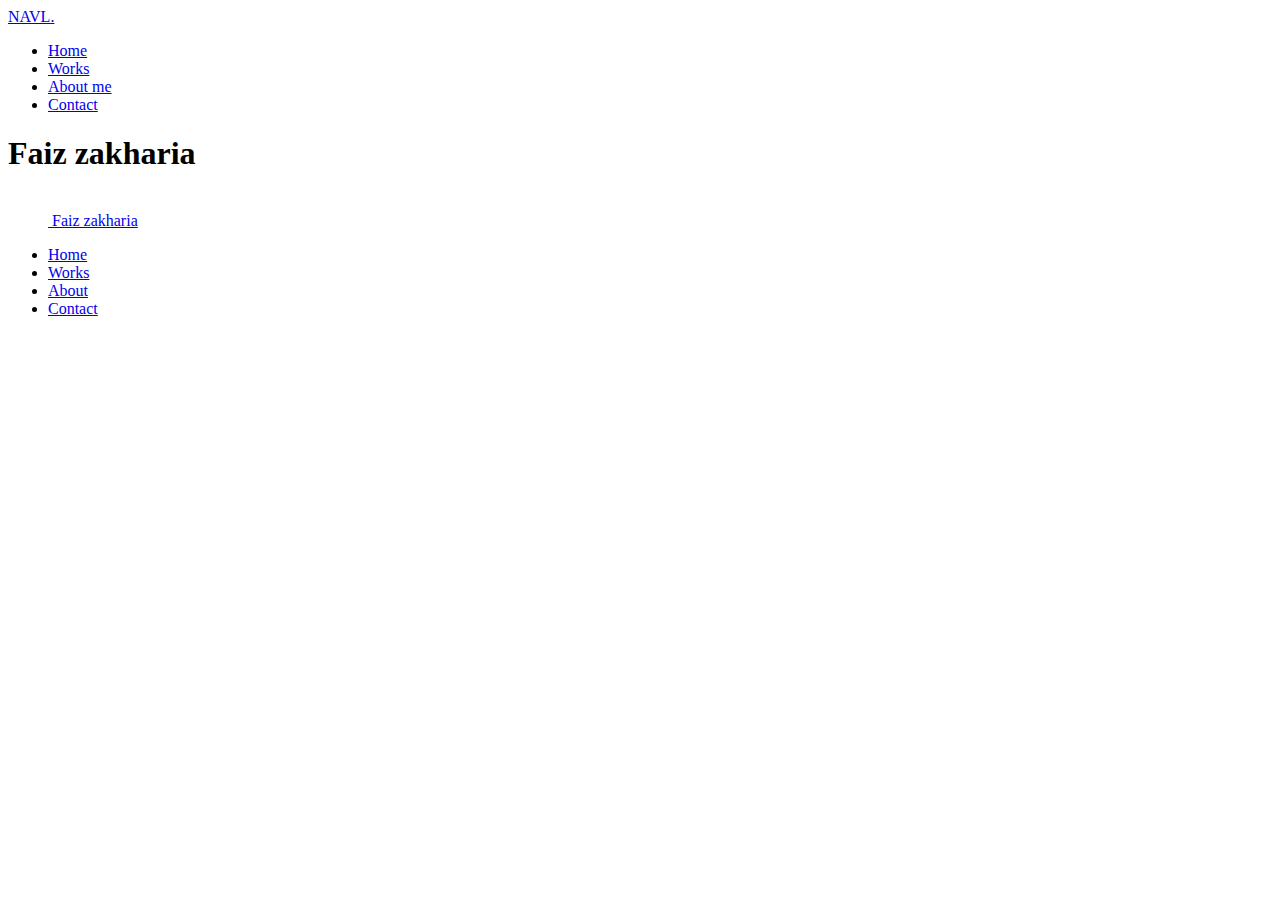
<file: _Project-portfolio/index.html>
<!doctype html>
<html lang="en">
  <head>
    <meta charset="utf-8">
    <meta name="viewport" content="width=device-width, initial-scale=1">
    <title>Web Portfolio | Faiz zakharia - Digital Product Designer</title>

  </head>
  
  <body>

    <header id="header" class=" " data-scroll="0">

      <div id="header-main" class="header-main container-fluid"> 

          <!-- Logo -->
          <div class="navi-logo">

              <div class="logo-wrap">
                  <div class="logo " id="logo">
                      <a class="logo-a" href="index.html" title="NAVL.HTML. Portfolio &amp; Digital Product Designer">
                          <span class="logo-text">NAVL.</span>
                      </a>
                  </div>
                </div><!--End logo wrap-->
              </div><!--End navi-logo-->
          
    <!--Menu on header-->
       <div class="head-meta">

        <!--Navigation-->
        <nav id="navi-header" class="navi-header">
          <div id="navi_wrap" class="menu-main-container">
            <ul class="menu clearfix">
              <li class="menu-item current-menu-item"><a href="index.html">Home</a></li>
              <li class="menu-item"><a href="works.html">Works</a></li>
              <li class="menu-item"><a href="about-me.html">About me</a></li>
              <li class="menu-item"><a href="mailto:faizzakharia@hotmail.com">Contact</a></li>
            </ul>
          </div>
        </nav> 

<main>
  <h1 class="visually-hidden">Faiz zakharia</h1>

  <div class="container">
    <header class="d-flex flex-wrap justify-content-center py-3 mb-4 border-bottom">
      <a href="/" class="d-flex align-items-center mb-3 mb-md-0 me-md-auto text-dark text-decoration-none">
        <svg class="bi me-2" width="40" height="32"><use xlink:href="#bootstrap"/></svg>
        <span class="fs-4">Faiz zakharia</span>
      </a>

      <ul class="nav nav-pills">
        <li class="nav-item"><a href="#" class="nav-link active" aria-current="page">Home</a></li>
        <li class="nav-item"><a href="#" class="nav-link">Works</a></li>
        <li class="nav-item"><a href="#" class="nav-link">About</a></li>
        <li class="nav-item"><a href="#" class="nav-link">Contact</a></li>
      </ul>
    </header>
  </div>

  <div class="b-example-divider"></div>

</main>


    <script src="../assets/dist/js/bootstrap.bundle.min.js"></script>

      
  </body>
</html>
</file>
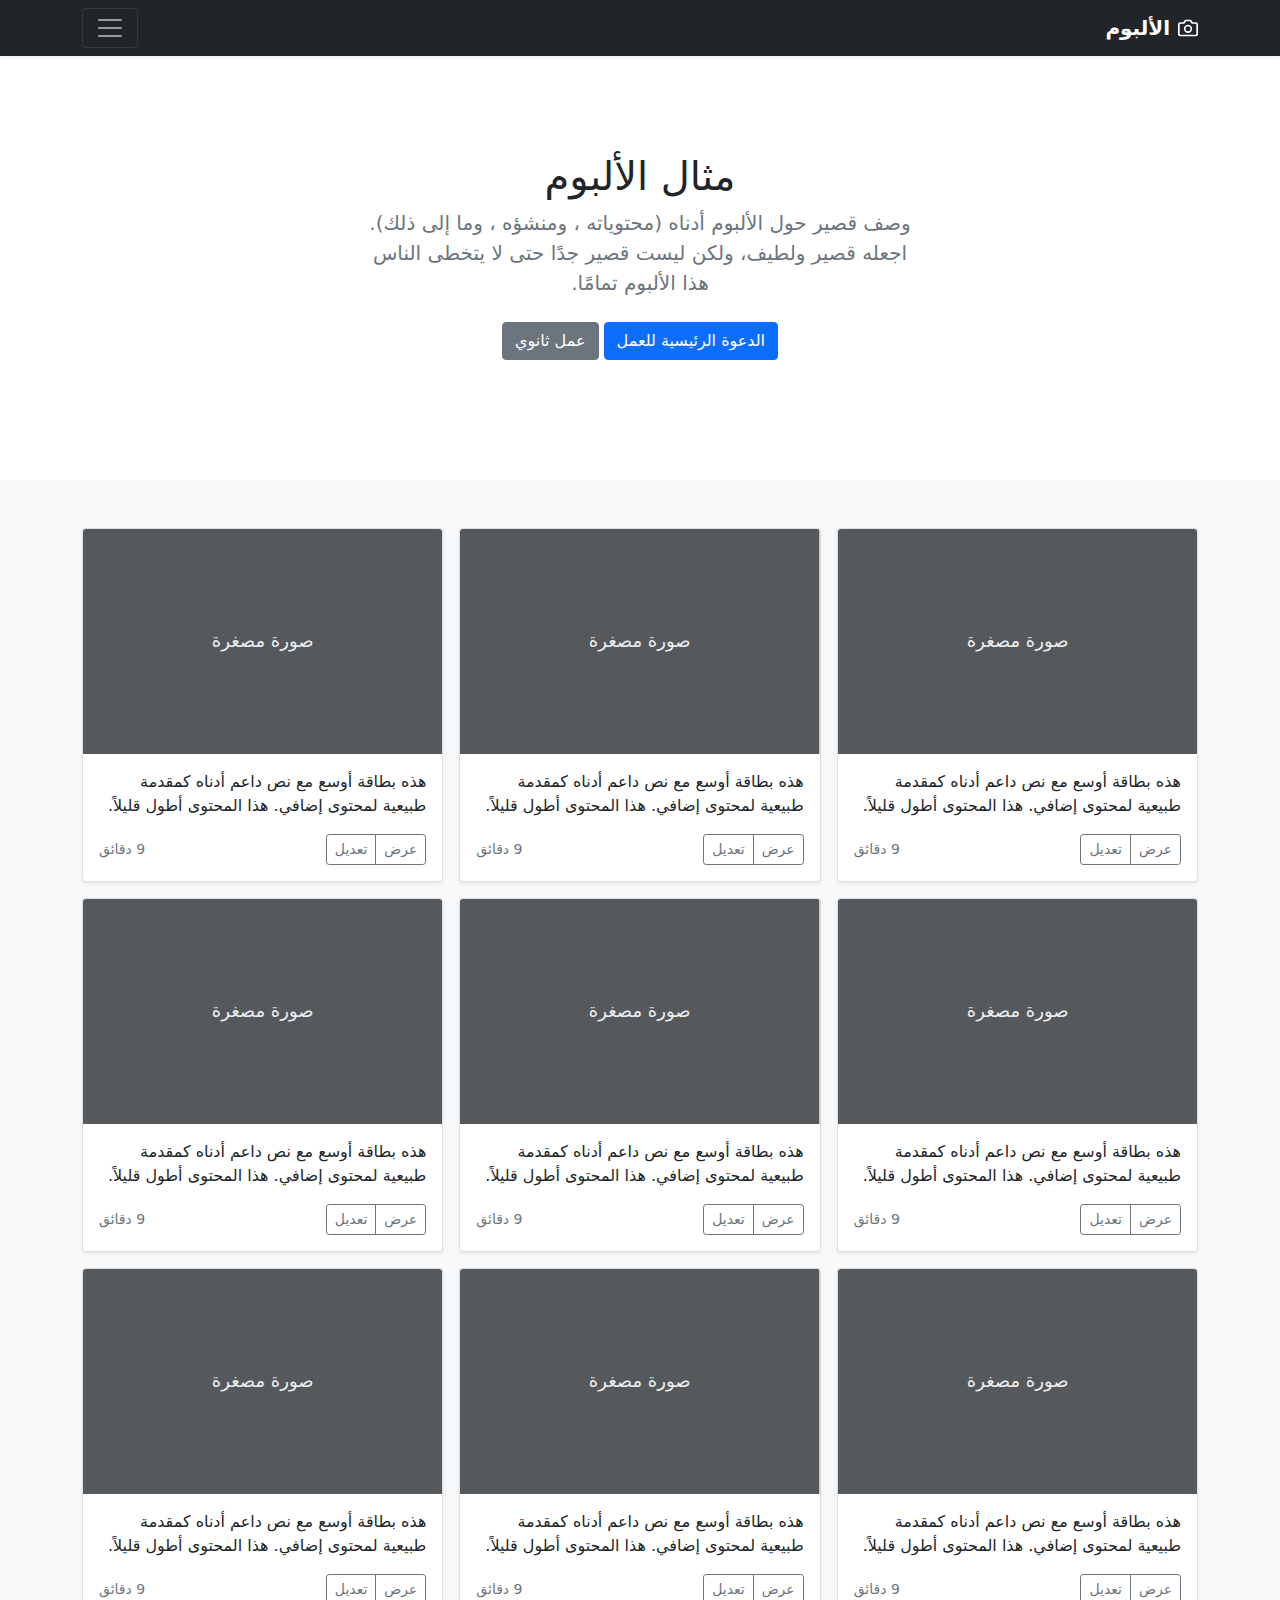
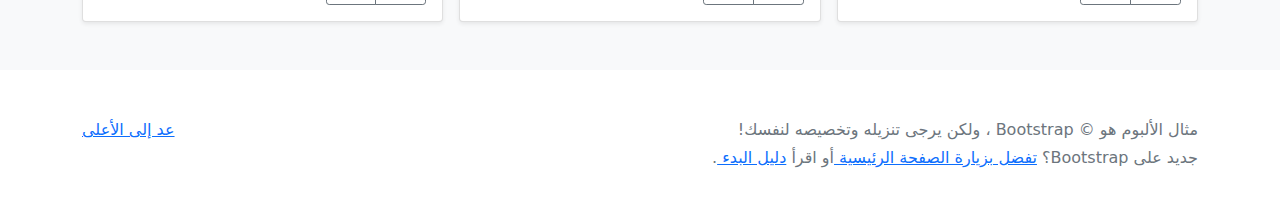
<file: album-rtl/index.html>
<!doctype html>
<html lang="ar" dir="rtl">
  <head>
    <meta charset="utf-8">
    <meta name="viewport" content="width=device-width, initial-scale=1">
    <meta name="description" content="">
    <meta name="author" content="Mark Otto, Jacob Thornton, and Bootstrap contributors">
    <meta name="generator" content="Hugo 0.88.1">
    <title>مثال الألبوم · Bootstrap v5.1</title>

    <link rel="canonical" href="https://getbootstrap.com/docs/5.1/examples/album-rtl/">

    

    <!-- Bootstrap core CSS -->
<link href="../assets/dist/css/bootstrap.rtl.min.css" rel="stylesheet">

    <style>
      .bd-placeholder-img {
        font-size: 1.125rem;
        text-anchor: middle;
        -webkit-user-select: none;
        -moz-user-select: none;
        user-select: none;
      }

      @media (min-width: 768px) {
        .bd-placeholder-img-lg {
          font-size: 3.5rem;
        }
      }
    </style>

    
  </head>
  <body>
    
<header>
  <div class="collapse bg-dark" id="navbarHeader">
    <div class="container">
      <div class="row">
        <div class="col-sm-8 col-md-7 py-4">
          <h4 class="text-white">حول</h4>
          <p class="text-muted">أضف بعض المعلومات حول الألبوم، المؤلف، أو أي سياق خلفية آخر. اجعلها بضع جمل حتى يتمكن الزوار من التقاط بعض التلميحات المفيدة. ثم اربطها ببعض مواقع التواصل الاجتماعي أو معلومات الاتصال.</p>
        </div>
        <div class="col-sm-4 offset-md-1 py-4">
          <h4 class="text-white">تواصل معي</h4>
          <ul class="list-unstyled">
            <li><a href="#" class="text-white">تابعني على تويتر</a></li>
            <li><a href="#" class="text-white">شاركني الإعجاب في فيسبوك</a></li>
            <li><a href="#" class="text-white">راسلني على البريد الإلكتروني</a></li>
          </ul>
        </div>
      </div>
    </div>
  </div>
  <div class="navbar navbar-dark bg-dark shadow-sm">
    <div class="container">
      <a href="#" class="navbar-brand d-flex align-items-center">
        <svg xmlns="http://www.w3.org/2000/svg" width="20" height="20" fill="none" stroke="currentColor" stroke-linecap="round" stroke-linejoin="round" stroke-width="2" aria-hidden="true" class="me-2" viewBox="0 0 24 24"><path d="M23 19a2 2 0 0 1-2 2H3a2 2 0 0 1-2-2V8a2 2 0 0 1 2-2h4l2-3h6l2 3h4a2 2 0 0 1 2 2z"/><circle cx="12" cy="13" r="4"/></svg>
        <strong>الألبوم</strong>
      </a>
      <button class="navbar-toggler" type="button" data-bs-toggle="collapse" data-bs-target="#navbarHeader" aria-controls="navbarHeader" aria-expanded="false" aria-label="تبديل التنقل">
        <span class="navbar-toggler-icon"></span>
      </button>
    </div>
  </div>
</header>

<main>

  <section class="py-5 text-center container">
    <div class="row py-lg-5">
      <div class="col-lg-6 col-md-8 mx-auto">
        <h1 class="fw-light">مثال الألبوم</h1>
        <p class="lead text-muted">وصف قصير حول الألبوم أدناه (محتوياته ، ومنشؤه ، وما إلى ذلك). اجعله قصير ولطيف، ولكن ليست قصير جدًا حتى لا يتخطى الناس هذا الألبوم تمامًا.</p>
        <p>
          <a href="#" class="btn btn-primary my-2">الدعوة الرئيسية للعمل</a>
          <a href="#" class="btn btn-secondary my-2">عمل ثانوي</a>
        </p>
      </div>
    </div>
  </section>

  <div class="album py-5 bg-light">
    <div class="container">

      <div class="row row-cols-1 row-cols-sm-2 row-cols-md-3 g-3">
        <div class="col">
          <div class="card shadow-sm">
            <svg class="bd-placeholder-img card-img-top" width="100%" height="225" xmlns="http://www.w3.org/2000/svg" role="img" aria-label="Placeholder: صورة مصغرة" preserveAspectRatio="xMidYMid slice" focusable="false"><title>Placeholder</title><rect width="100%" height="100%" fill="#55595c"/><text x="50%" y="50%" fill="#eceeef" dy=".3em">صورة مصغرة</text></svg>

            <div class="card-body">
              <p class="card-text">هذه بطاقة أوسع مع نص داعم أدناه كمقدمة طبيعية لمحتوى إضافي. هذا المحتوى أطول قليلاً.</p>
              <div class="d-flex justify-content-between align-items-center">
                <div class="btn-group">
                  <button type="button" class="btn btn-sm btn-outline-secondary">عرض</button>
                  <button type="button" class="btn btn-sm btn-outline-secondary">تعديل</button>
                </div>
                <small class="text-muted">9 دقائق</small>
              </div>
            </div>
          </div>
        </div>
        <div class="col">
          <div class="card shadow-sm">
            <svg class="bd-placeholder-img card-img-top" width="100%" height="225" xmlns="http://www.w3.org/2000/svg" role="img" aria-label="Placeholder: صورة مصغرة" preserveAspectRatio="xMidYMid slice" focusable="false"><title>Placeholder</title><rect width="100%" height="100%" fill="#55595c"/><text x="50%" y="50%" fill="#eceeef" dy=".3em">صورة مصغرة</text></svg>

            <div class="card-body">
              <p class="card-text">هذه بطاقة أوسع مع نص داعم أدناه كمقدمة طبيعية لمحتوى إضافي. هذا المحتوى أطول قليلاً.</p>
              <div class="d-flex justify-content-between align-items-center">
                <div class="btn-group">
                  <button type="button" class="btn btn-sm btn-outline-secondary">عرض</button>
                  <button type="button" class="btn btn-sm btn-outline-secondary">تعديل</button>
                </div>
                <small class="text-muted">9 دقائق</small>
              </div>
            </div>
          </div>
        </div>
        <div class="col">
          <div class="card shadow-sm">
            <svg class="bd-placeholder-img card-img-top" width="100%" height="225" xmlns="http://www.w3.org/2000/svg" role="img" aria-label="Placeholder: صورة مصغرة" preserveAspectRatio="xMidYMid slice" focusable="false"><title>Placeholder</title><rect width="100%" height="100%" fill="#55595c"/><text x="50%" y="50%" fill="#eceeef" dy=".3em">صورة مصغرة</text></svg>

            <div class="card-body">
              <p class="card-text">هذه بطاقة أوسع مع نص داعم أدناه كمقدمة طبيعية لمحتوى إضافي. هذا المحتوى أطول قليلاً.</p>
              <div class="d-flex justify-content-between align-items-center">
                <div class="btn-group">
                  <button type="button" class="btn btn-sm btn-outline-secondary">عرض</button>
                  <button type="button" class="btn btn-sm btn-outline-secondary">تعديل</button>
                </div>
                <small class="text-muted">9 دقائق</small>
              </div>
            </div>
          </div>
        </div>

        <div class="col">
          <div class="card shadow-sm">
            <svg class="bd-placeholder-img card-img-top" width="100%" height="225" xmlns="http://www.w3.org/2000/svg" role="img" aria-label="Placeholder: صورة مصغرة" preserveAspectRatio="xMidYMid slice" focusable="false"><title>Placeholder</title><rect width="100%" height="100%" fill="#55595c"/><text x="50%" y="50%" fill="#eceeef" dy=".3em">صورة مصغرة</text></svg>

            <div class="card-body">
              <p class="card-text">هذه بطاقة أوسع مع نص داعم أدناه كمقدمة طبيعية لمحتوى إضافي. هذا المحتوى أطول قليلاً.</p>
              <div class="d-flex justify-content-between align-items-center">
                <div class="btn-group">
                  <button type="button" class="btn btn-sm btn-outline-secondary">عرض</button>
                  <button type="button" class="btn btn-sm btn-outline-secondary">تعديل</button>
                </div>
                <small class="text-muted">9 دقائق</small>
              </div>
            </div>
          </div>
        </div>
        <div class="col">
          <div class="card shadow-sm">
            <svg class="bd-placeholder-img card-img-top" width="100%" height="225" xmlns="http://www.w3.org/2000/svg" role="img" aria-label="Placeholder: صورة مصغرة" preserveAspectRatio="xMidYMid slice" focusable="false"><title>Placeholder</title><rect width="100%" height="100%" fill="#55595c"/><text x="50%" y="50%" fill="#eceeef" dy=".3em">صورة مصغرة</text></svg>

            <div class="card-body">
              <p class="card-text">هذه بطاقة أوسع مع نص داعم أدناه كمقدمة طبيعية لمحتوى إضافي. هذا المحتوى أطول قليلاً.</p>
              <div class="d-flex justify-content-between align-items-center">
                <div class="btn-group">
                  <button type="button" class="btn btn-sm btn-outline-secondary">عرض</button>
                  <button type="button" class="btn btn-sm btn-outline-secondary">تعديل</button>
                </div>
                <small class="text-muted">9 دقائق</small>
              </div>
            </div>
          </div>
        </div>
        <div class="col">
          <div class="card shadow-sm">
            <svg class="bd-placeholder-img card-img-top" width="100%" height="225" xmlns="http://www.w3.org/2000/svg" role="img" aria-label="Placeholder: صورة مصغرة" preserveAspectRatio="xMidYMid slice" focusable="false"><title>Placeholder</title><rect width="100%" height="100%" fill="#55595c"/><text x="50%" y="50%" fill="#eceeef" dy=".3em">صورة مصغرة</text></svg>

            <div class="card-body">
              <p class="card-text">هذه بطاقة أوسع مع نص داعم أدناه كمقدمة طبيعية لمحتوى إضافي. هذا المحتوى أطول قليلاً.</p>
              <div class="d-flex justify-content-between align-items-center">
                <div class="btn-group">
                  <button type="button" class="btn btn-sm btn-outline-secondary">عرض</button>
                  <button type="button" class="btn btn-sm btn-outline-secondary">تعديل</button>
                </div>
                <small class="text-muted">9 دقائق</small>
              </div>
            </div>
          </div>
        </div>

        <div class="col">
          <div class="card shadow-sm">
            <svg class="bd-placeholder-img card-img-top" width="100%" height="225" xmlns="http://www.w3.org/2000/svg" role="img" aria-label="Placeholder: صورة مصغرة" preserveAspectRatio="xMidYMid slice" focusable="false"><title>Placeholder</title><rect width="100%" height="100%" fill="#55595c"/><text x="50%" y="50%" fill="#eceeef" dy=".3em">صورة مصغرة</text></svg>

            <div class="card-body">
              <p class="card-text">هذه بطاقة أوسع مع نص داعم أدناه كمقدمة طبيعية لمحتوى إضافي. هذا المحتوى أطول قليلاً.</p>
              <div class="d-flex justify-content-between align-items-center">
                <div class="btn-group">
                  <button type="button" class="btn btn-sm btn-outline-secondary">عرض</button>
                  <button type="button" class="btn btn-sm btn-outline-secondary">تعديل</button>
                </div>
                <small class="text-muted">9 دقائق</small>
              </div>
            </div>
          </div>
        </div>
        <div class="col">
          <div class="card shadow-sm">
            <svg class="bd-placeholder-img card-img-top" width="100%" height="225" xmlns="http://www.w3.org/2000/svg" role="img" aria-label="Placeholder: صورة مصغرة" preserveAspectRatio="xMidYMid slice" focusable="false"><title>Placeholder</title><rect width="100%" height="100%" fill="#55595c"/><text x="50%" y="50%" fill="#eceeef" dy=".3em">صورة مصغرة</text></svg>

            <div class="card-body">
              <p class="card-text">هذه بطاقة أوسع مع نص داعم أدناه كمقدمة طبيعية لمحتوى إضافي. هذا المحتوى أطول قليلاً.</p>
              <div class="d-flex justify-content-between align-items-center">
                <div class="btn-group">
                  <button type="button" class="btn btn-sm btn-outline-secondary">عرض</button>
                  <button type="button" class="btn btn-sm btn-outline-secondary">تعديل</button>
                </div>
                <small class="text-muted">9 دقائق</small>
              </div>
            </div>
          </div>
        </div>
        <div class="col">
          <div class="card shadow-sm">
            <svg class="bd-placeholder-img card-img-top" width="100%" height="225" xmlns="http://www.w3.org/2000/svg" role="img" aria-label="Placeholder: صورة مصغرة" preserveAspectRatio="xMidYMid slice" focusable="false"><title>Placeholder</title><rect width="100%" height="100%" fill="#55595c"/><text x="50%" y="50%" fill="#eceeef" dy=".3em">صورة مصغرة</text></svg>

            <div class="card-body">
              <p class="card-text">هذه بطاقة أوسع مع نص داعم أدناه كمقدمة طبيعية لمحتوى إضافي. هذا المحتوى أطول قليلاً.</p>
              <div class="d-flex justify-content-between align-items-center">
                <div class="btn-group">
                  <button type="button" class="btn btn-sm btn-outline-secondary">عرض</button>
                  <button type="button" class="btn btn-sm btn-outline-secondary">تعديل</button>
                </div>
                <small class="text-muted">9 دقائق</small>
              </div>
            </div>
          </div>
        </div>
      </div>
    </div>
  </div>

</main>

<footer class="text-muted py-5">
  <div class="container">
    <p class="float-end mb-1">
      <a href="#">عد إلى الأعلى</a>
    </p>
    <p class="mb-1">مثال الألبوم هو © Bootstrap ، ولكن يرجى تنزيله وتخصيصه لنفسك!</p>
    <p class="mb-0">جديد على Bootstrap؟ <a href="/"> تفضل بزيارة الصفحة الرئيسية </a> أو اقرأ <a href="../getting-started/introduction/ "> دليل البدء </a>.</p>
  </div>
</footer>


    <script src="../assets/dist/js/bootstrap.bundle.min.js"></script>

      
  </body>
</html>
</file>
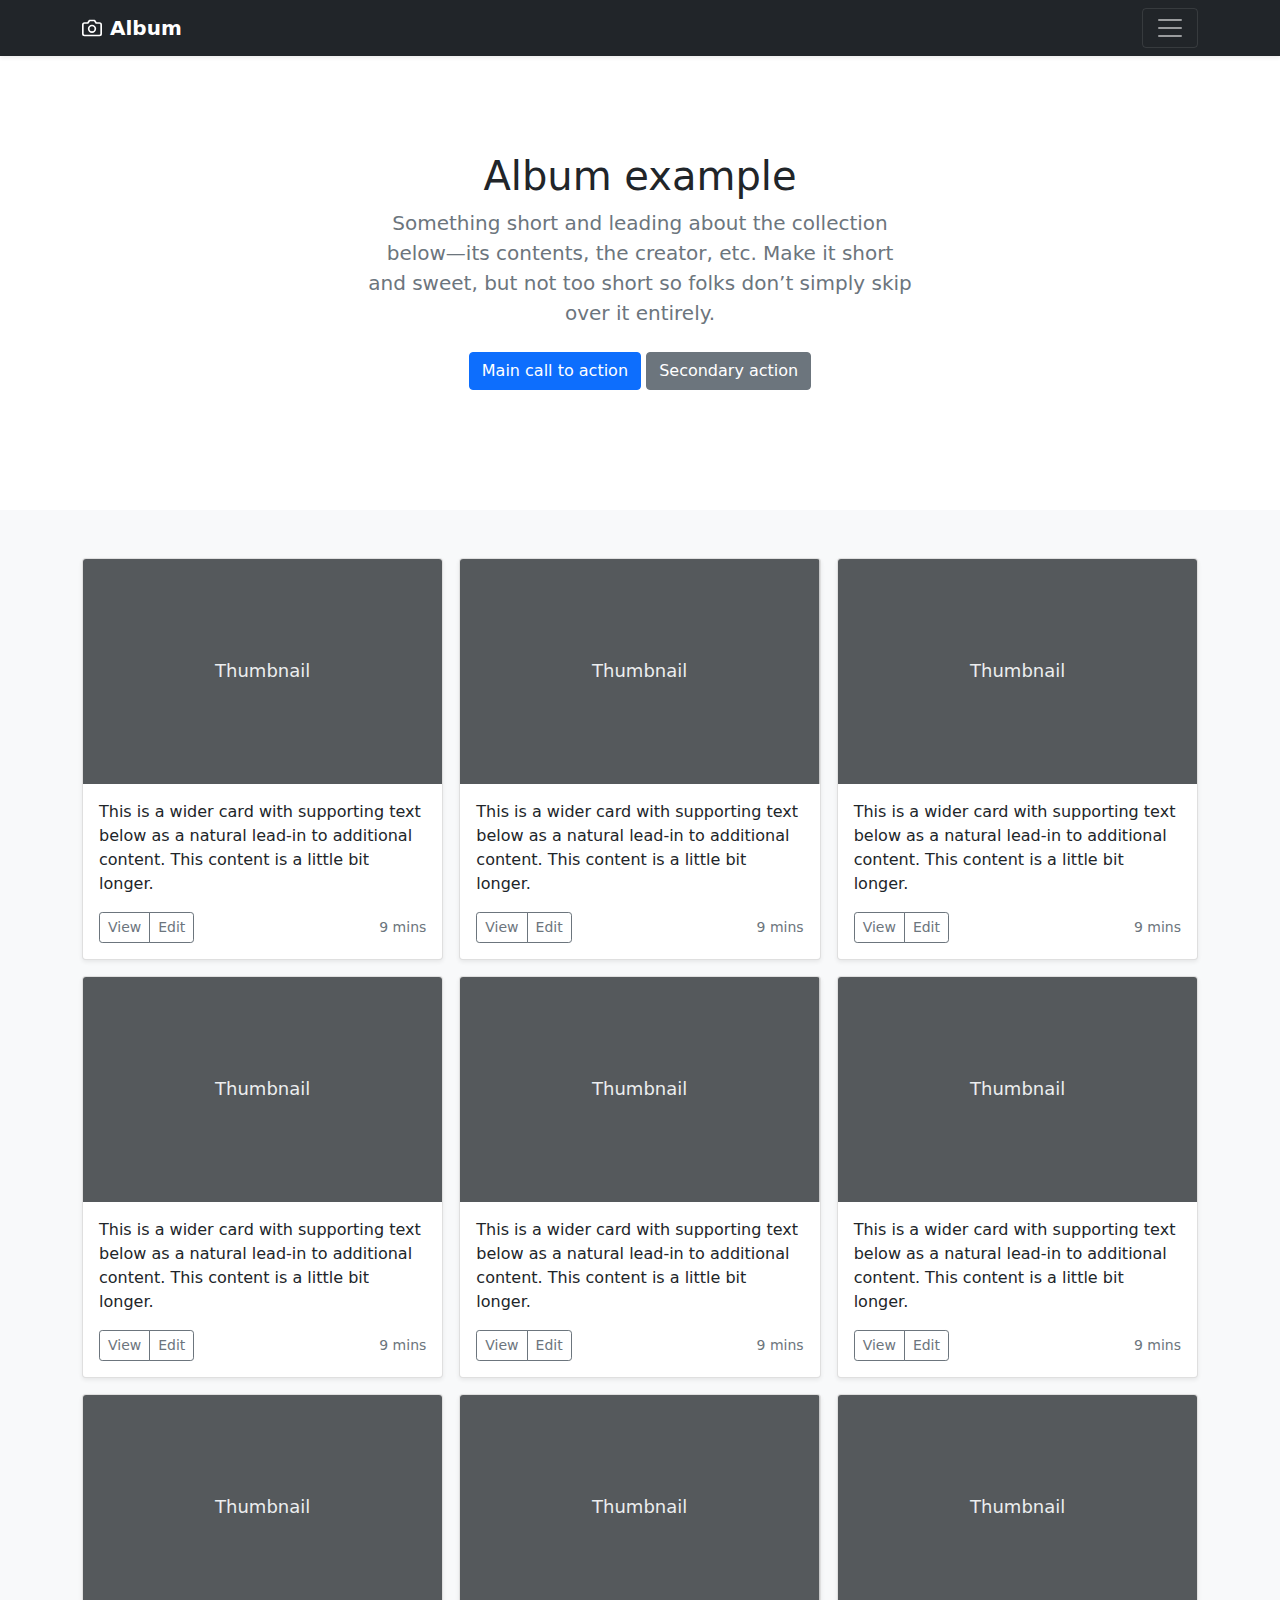
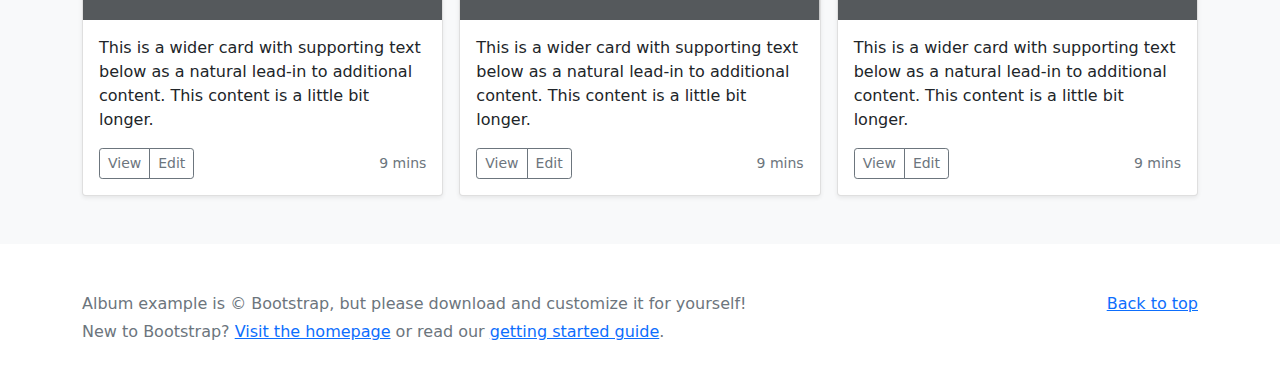
<file: album/index.html>
<!doctype html>
<html lang="en">
  <head>
    <meta charset="utf-8">
    <meta name="viewport" content="width=device-width, initial-scale=1">
    <meta name="description" content="">
    <meta name="author" content="Mark Otto, Jacob Thornton, and Bootstrap contributors">
    <meta name="generator" content="Hugo 0.88.1">
    <title>Album example · Bootstrap v5.1</title>

    <link rel="canonical" href="https://getbootstrap.com/docs/5.1/examples/album/">

    

    <!-- Bootstrap core CSS -->
<link href="../assets/dist/css/bootstrap.min.css" rel="stylesheet">

    <style>
      .bd-placeholder-img {
        font-size: 1.125rem;
        text-anchor: middle;
        -webkit-user-select: none;
        -moz-user-select: none;
        user-select: none;
      }

      @media (min-width: 768px) {
        .bd-placeholder-img-lg {
          font-size: 3.5rem;
        }
      }
    </style>

    
  </head>
  <body>
    
<header>
  <div class="collapse bg-dark" id="navbarHeader">
    <div class="container">
      <div class="row">
        <div class="col-sm-8 col-md-7 py-4">
          <h4 class="text-white">About</h4>
          <p class="text-muted">Add some information about the album below, the author, or any other background context. Make it a few sentences long so folks can pick up some informative tidbits. Then, link them off to some social networking sites or contact information.</p>
        </div>
        <div class="col-sm-4 offset-md-1 py-4">
          <h4 class="text-white">Contact</h4>
          <ul class="list-unstyled">
            <li><a href="#" class="text-white">Follow on Twitter</a></li>
            <li><a href="#" class="text-white">Like on Facebook</a></li>
            <li><a href="#" class="text-white">Email me</a></li>
          </ul>
        </div>
      </div>
    </div>
  </div>
  <div class="navbar navbar-dark bg-dark shadow-sm">
    <div class="container">
      <a href="#" class="navbar-brand d-flex align-items-center">
        <svg xmlns="http://www.w3.org/2000/svg" width="20" height="20" fill="none" stroke="currentColor" stroke-linecap="round" stroke-linejoin="round" stroke-width="2" aria-hidden="true" class="me-2" viewBox="0 0 24 24"><path d="M23 19a2 2 0 0 1-2 2H3a2 2 0 0 1-2-2V8a2 2 0 0 1 2-2h4l2-3h6l2 3h4a2 2 0 0 1 2 2z"/><circle cx="12" cy="13" r="4"/></svg>
        <strong>Album</strong>
      </a>
      <button class="navbar-toggler" type="button" data-bs-toggle="collapse" data-bs-target="#navbarHeader" aria-controls="navbarHeader" aria-expanded="false" aria-label="Toggle navigation">
        <span class="navbar-toggler-icon"></span>
      </button>
    </div>
  </div>
</header>

<main>

  <section class="py-5 text-center container">
    <div class="row py-lg-5">
      <div class="col-lg-6 col-md-8 mx-auto">
        <h1 class="fw-light">Album example</h1>
        <p class="lead text-muted">Something short and leading about the collection below—its contents, the creator, etc. Make it short and sweet, but not too short so folks don’t simply skip over it entirely.</p>
        <p>
          <a href="#" class="btn btn-primary my-2">Main call to action</a>
          <a href="#" class="btn btn-secondary my-2">Secondary action</a>
        </p>
      </div>
    </div>
  </section>

  <div class="album py-5 bg-light">
    <div class="container">

      <div class="row row-cols-1 row-cols-sm-2 row-cols-md-3 g-3">
        <div class="col">
          <div class="card shadow-sm">
            <svg class="bd-placeholder-img card-img-top" width="100%" height="225" xmlns="http://www.w3.org/2000/svg" role="img" aria-label="Placeholder: Thumbnail" preserveAspectRatio="xMidYMid slice" focusable="false"><title>Placeholder</title><rect width="100%" height="100%" fill="#55595c"/><text x="50%" y="50%" fill="#eceeef" dy=".3em">Thumbnail</text></svg>

            <div class="card-body">
              <p class="card-text">This is a wider card with supporting text below as a natural lead-in to additional content. This content is a little bit longer.</p>
              <div class="d-flex justify-content-between align-items-center">
                <div class="btn-group">
                  <button type="button" class="btn btn-sm btn-outline-secondary">View</button>
                  <button type="button" class="btn btn-sm btn-outline-secondary">Edit</button>
                </div>
                <small class="text-muted">9 mins</small>
              </div>
            </div>
          </div>
        </div>
        <div class="col">
          <div class="card shadow-sm">
            <svg class="bd-placeholder-img card-img-top" width="100%" height="225" xmlns="http://www.w3.org/2000/svg" role="img" aria-label="Placeholder: Thumbnail" preserveAspectRatio="xMidYMid slice" focusable="false"><title>Placeholder</title><rect width="100%" height="100%" fill="#55595c"/><text x="50%" y="50%" fill="#eceeef" dy=".3em">Thumbnail</text></svg>

            <div class="card-body">
              <p class="card-text">This is a wider card with supporting text below as a natural lead-in to additional content. This content is a little bit longer.</p>
              <div class="d-flex justify-content-between align-items-center">
                <div class="btn-group">
                  <button type="button" class="btn btn-sm btn-outline-secondary">View</button>
                  <button type="button" class="btn btn-sm btn-outline-secondary">Edit</button>
                </div>
                <small class="text-muted">9 mins</small>
              </div>
            </div>
          </div>
        </div>
        <div class="col">
          <div class="card shadow-sm">
            <svg class="bd-placeholder-img card-img-top" width="100%" height="225" xmlns="http://www.w3.org/2000/svg" role="img" aria-label="Placeholder: Thumbnail" preserveAspectRatio="xMidYMid slice" focusable="false"><title>Placeholder</title><rect width="100%" height="100%" fill="#55595c"/><text x="50%" y="50%" fill="#eceeef" dy=".3em">Thumbnail</text></svg>

            <div class="card-body">
              <p class="card-text">This is a wider card with supporting text below as a natural lead-in to additional content. This content is a little bit longer.</p>
              <div class="d-flex justify-content-between align-items-center">
                <div class="btn-group">
                  <button type="button" class="btn btn-sm btn-outline-secondary">View</button>
                  <button type="button" class="btn btn-sm btn-outline-secondary">Edit</button>
                </div>
                <small class="text-muted">9 mins</small>
              </div>
            </div>
          </div>
        </div>

        <div class="col">
          <div class="card shadow-sm">
            <svg class="bd-placeholder-img card-img-top" width="100%" height="225" xmlns="http://www.w3.org/2000/svg" role="img" aria-label="Placeholder: Thumbnail" preserveAspectRatio="xMidYMid slice" focusable="false"><title>Placeholder</title><rect width="100%" height="100%" fill="#55595c"/><text x="50%" y="50%" fill="#eceeef" dy=".3em">Thumbnail</text></svg>

            <div class="card-body">
              <p class="card-text">This is a wider card with supporting text below as a natural lead-in to additional content. This content is a little bit longer.</p>
              <div class="d-flex justify-content-between align-items-center">
                <div class="btn-group">
                  <button type="button" class="btn btn-sm btn-outline-secondary">View</button>
                  <button type="button" class="btn btn-sm btn-outline-secondary">Edit</button>
                </div>
                <small class="text-muted">9 mins</small>
              </div>
            </div>
          </div>
        </div>
        <div class="col">
          <div class="card shadow-sm">
            <svg class="bd-placeholder-img card-img-top" width="100%" height="225" xmlns="http://www.w3.org/2000/svg" role="img" aria-label="Placeholder: Thumbnail" preserveAspectRatio="xMidYMid slice" focusable="false"><title>Placeholder</title><rect width="100%" height="100%" fill="#55595c"/><text x="50%" y="50%" fill="#eceeef" dy=".3em">Thumbnail</text></svg>

            <div class="card-body">
              <p class="card-text">This is a wider card with supporting text below as a natural lead-in to additional content. This content is a little bit longer.</p>
              <div class="d-flex justify-content-between align-items-center">
                <div class="btn-group">
                  <button type="button" class="btn btn-sm btn-outline-secondary">View</button>
                  <button type="button" class="btn btn-sm btn-outline-secondary">Edit</button>
                </div>
                <small class="text-muted">9 mins</small>
              </div>
            </div>
          </div>
        </div>
        <div class="col">
          <div class="card shadow-sm">
            <svg class="bd-placeholder-img card-img-top" width="100%" height="225" xmlns="http://www.w3.org/2000/svg" role="img" aria-label="Placeholder: Thumbnail" preserveAspectRatio="xMidYMid slice" focusable="false"><title>Placeholder</title><rect width="100%" height="100%" fill="#55595c"/><text x="50%" y="50%" fill="#eceeef" dy=".3em">Thumbnail</text></svg>

            <div class="card-body">
              <p class="card-text">This is a wider card with supporting text below as a natural lead-in to additional content. This content is a little bit longer.</p>
              <div class="d-flex justify-content-between align-items-center">
                <div class="btn-group">
                  <button type="button" class="btn btn-sm btn-outline-secondary">View</button>
                  <button type="button" class="btn btn-sm btn-outline-secondary">Edit</button>
                </div>
                <small class="text-muted">9 mins</small>
              </div>
            </div>
          </div>
        </div>

        <div class="col">
          <div class="card shadow-sm">
            <svg class="bd-placeholder-img card-img-top" width="100%" height="225" xmlns="http://www.w3.org/2000/svg" role="img" aria-label="Placeholder: Thumbnail" preserveAspectRatio="xMidYMid slice" focusable="false"><title>Placeholder</title><rect width="100%" height="100%" fill="#55595c"/><text x="50%" y="50%" fill="#eceeef" dy=".3em">Thumbnail</text></svg>

            <div class="card-body">
              <p class="card-text">This is a wider card with supporting text below as a natural lead-in to additional content. This content is a little bit longer.</p>
              <div class="d-flex justify-content-between align-items-center">
                <div class="btn-group">
                  <button type="button" class="btn btn-sm btn-outline-secondary">View</button>
                  <button type="button" class="btn btn-sm btn-outline-secondary">Edit</button>
                </div>
                <small class="text-muted">9 mins</small>
              </div>
            </div>
          </div>
        </div>
        <div class="col">
          <div class="card shadow-sm">
            <svg class="bd-placeholder-img card-img-top" width="100%" height="225" xmlns="http://www.w3.org/2000/svg" role="img" aria-label="Placeholder: Thumbnail" preserveAspectRatio="xMidYMid slice" focusable="false"><title>Placeholder</title><rect width="100%" height="100%" fill="#55595c"/><text x="50%" y="50%" fill="#eceeef" dy=".3em">Thumbnail</text></svg>

            <div class="card-body">
              <p class="card-text">This is a wider card with supporting text below as a natural lead-in to additional content. This content is a little bit longer.</p>
              <div class="d-flex justify-content-between align-items-center">
                <div class="btn-group">
                  <button type="button" class="btn btn-sm btn-outline-secondary">View</button>
                  <button type="button" class="btn btn-sm btn-outline-secondary">Edit</button>
                </div>
                <small class="text-muted">9 mins</small>
              </div>
            </div>
          </div>
        </div>
        <div class="col">
          <div class="card shadow-sm">
            <svg class="bd-placeholder-img card-img-top" width="100%" height="225" xmlns="http://www.w3.org/2000/svg" role="img" aria-label="Placeholder: Thumbnail" preserveAspectRatio="xMidYMid slice" focusable="false"><title>Placeholder</title><rect width="100%" height="100%" fill="#55595c"/><text x="50%" y="50%" fill="#eceeef" dy=".3em">Thumbnail</text></svg>

            <div class="card-body">
              <p class="card-text">This is a wider card with supporting text below as a natural lead-in to additional content. This content is a little bit longer.</p>
              <div class="d-flex justify-content-between align-items-center">
                <div class="btn-group">
                  <button type="button" class="btn btn-sm btn-outline-secondary">View</button>
                  <button type="button" class="btn btn-sm btn-outline-secondary">Edit</button>
                </div>
                <small class="text-muted">9 mins</small>
              </div>
            </div>
          </div>
        </div>
      </div>
    </div>
  </div>

</main>

<footer class="text-muted py-5">
  <div class="container">
    <p class="float-end mb-1">
      <a href="#">Back to top</a>
    </p>
    <p class="mb-1">Album example is &copy; Bootstrap, but please download and customize it for yourself!</p>
    <p class="mb-0">New to Bootstrap? <a href="/">Visit the homepage</a> or read our <a href="../getting-started/introduction/">getting started guide</a>.</p>
  </div>
</footer>


    <script src="../assets/dist/js/bootstrap.bundle.min.js"></script>

      
  </body>
</html>
</file>
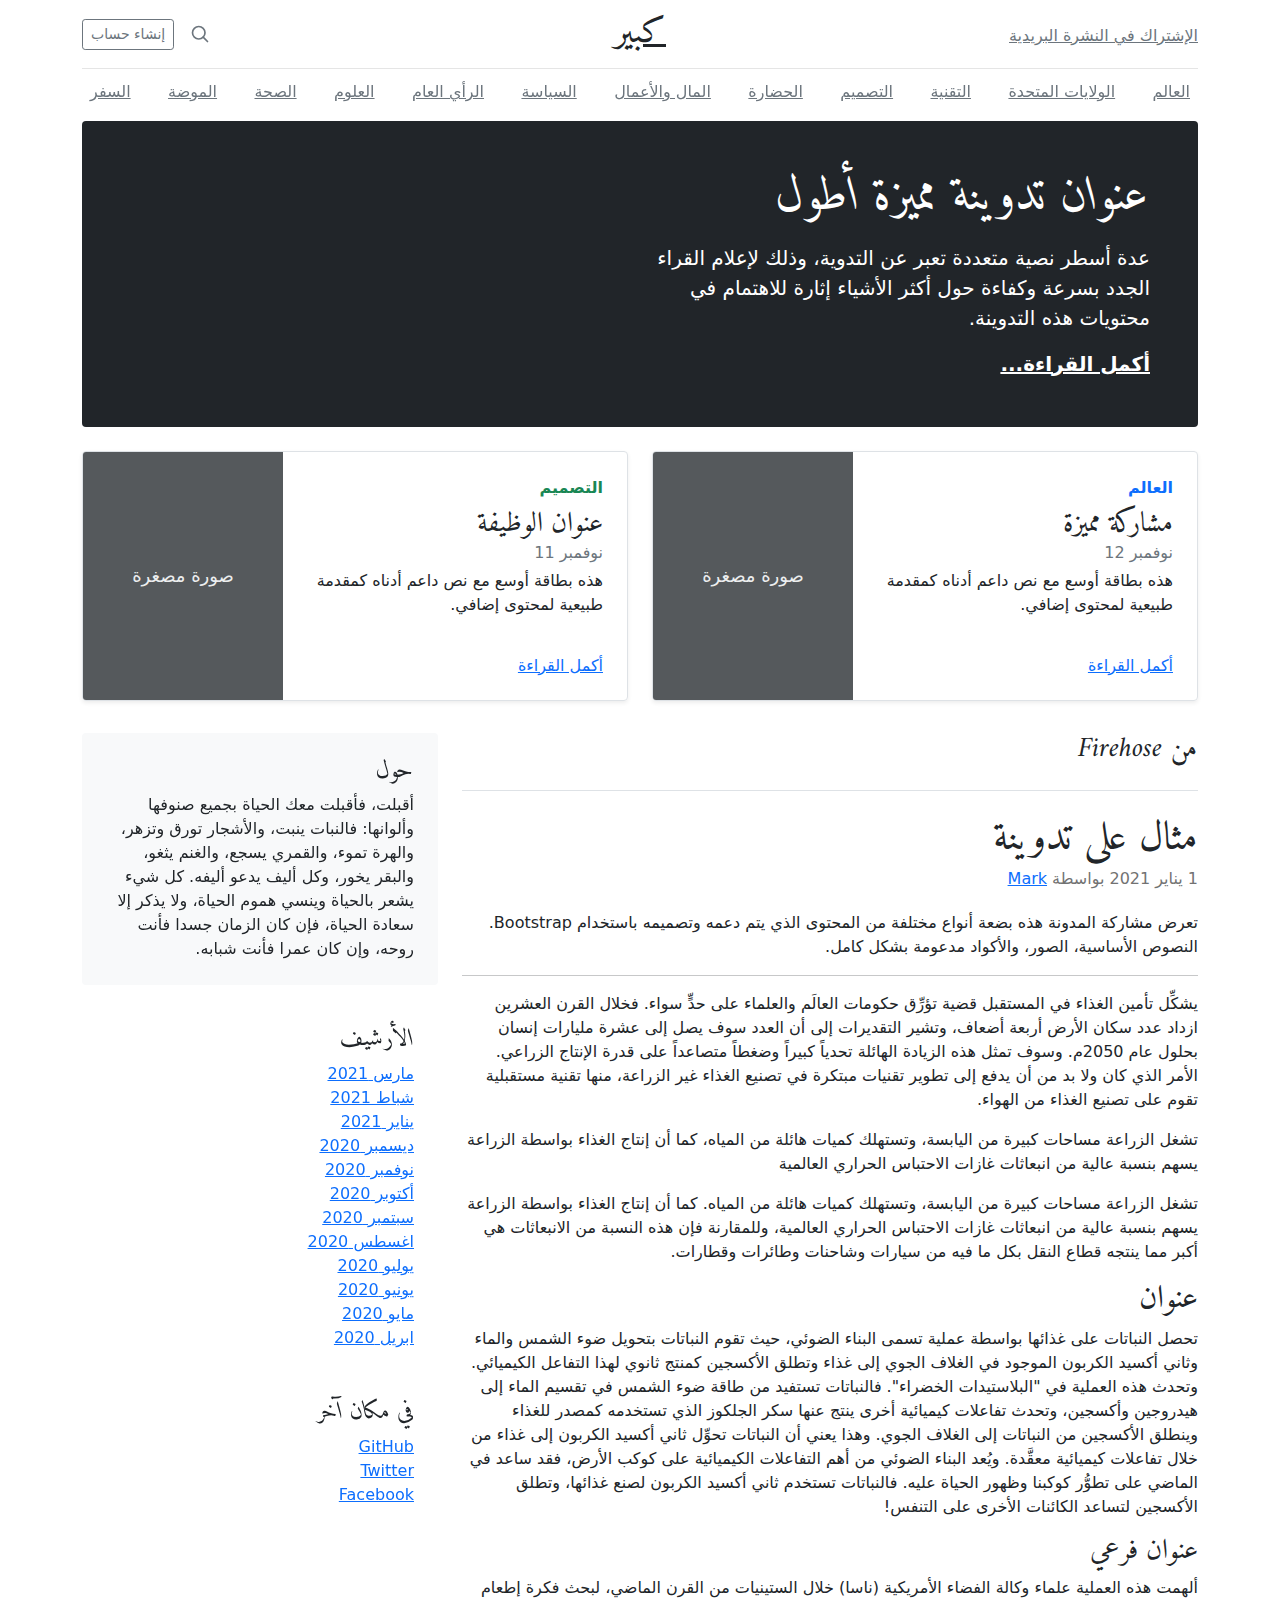
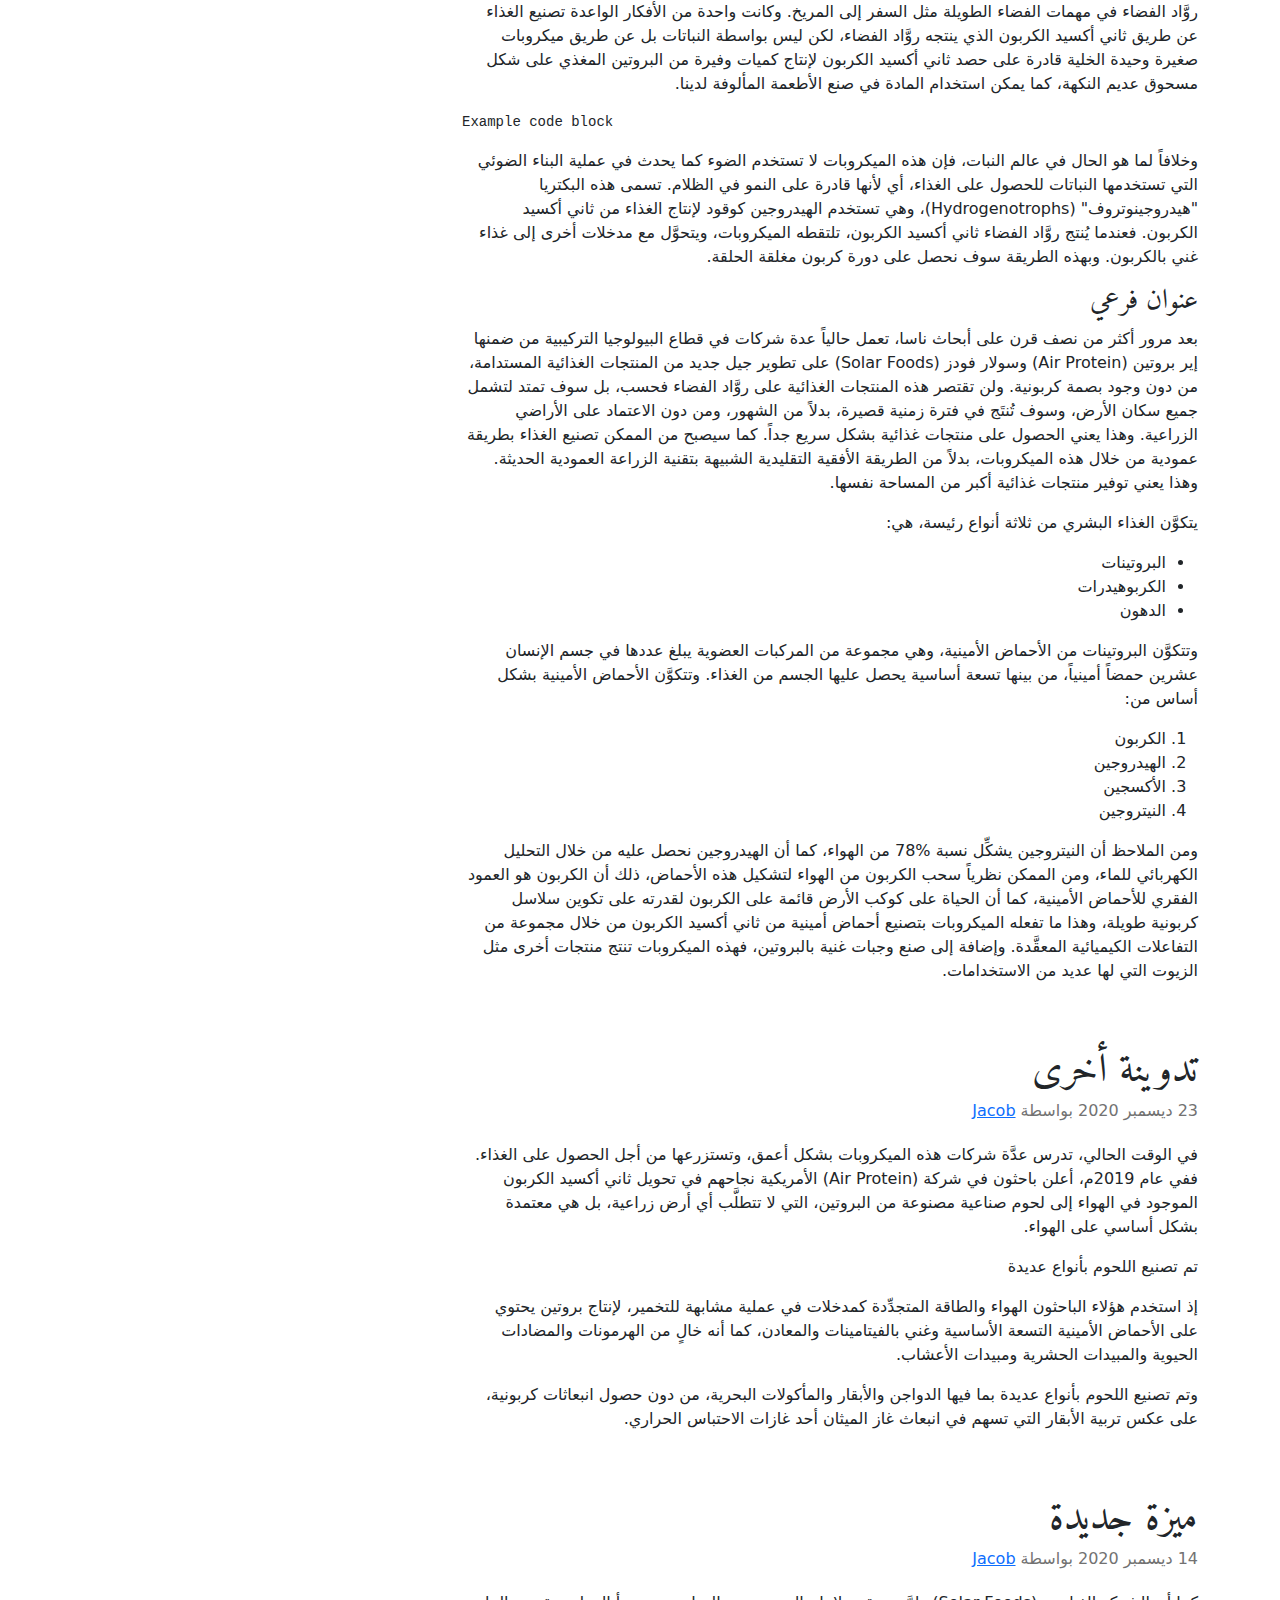
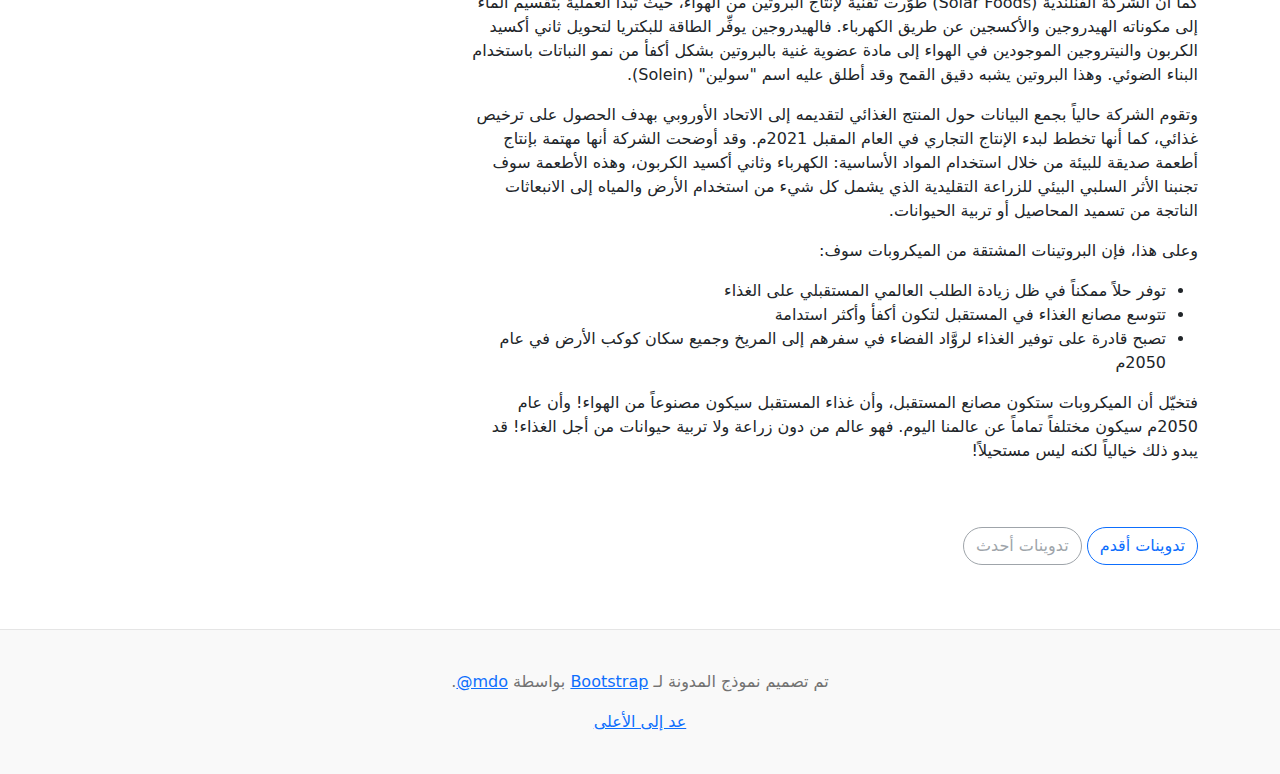
<file: blog-rtl/index.html>
<!doctype html>
<html lang="ar" dir="rtl">
  <head>
    <meta charset="utf-8">
    <meta name="viewport" content="width=device-width, initial-scale=1">
    <meta name="description" content="">
    <meta name="author" content="Mark Otto, Jacob Thornton, and Bootstrap contributors">
    <meta name="generator" content="Hugo 0.88.1">
    <title>قالب المدونة · Bootstrap v5.1</title>

    <link rel="canonical" href="https://getbootstrap.com/docs/5.1/examples/blog-rtl/">

    

    <!-- Bootstrap core CSS -->
<link href="../assets/dist/css/bootstrap.rtl.min.css" rel="stylesheet">

    <style>
      .bd-placeholder-img {
        font-size: 1.125rem;
        text-anchor: middle;
        -webkit-user-select: none;
        -moz-user-select: none;
        user-select: none;
      }

      @media (min-width: 768px) {
        .bd-placeholder-img-lg {
          font-size: 3.5rem;
        }
      }
    </style>

    
    <!-- Custom styles for this template -->
    <link href="https://fonts.googleapis.com/css?family=Amiri:wght@400;700&amp;display=swap" rel="stylesheet">
    <!-- Custom styles for this template -->
    <link href="../blog/blog.rtl.css" rel="stylesheet">
  </head>
  <body>
    
<div class="container">
  <header class="blog-header py-3">
    <div class="row flex-nowrap justify-content-between align-items-center">
      <div class="col-4 pt-1">
        <a class="link-secondary" href="#">الإشتراك في النشرة البريدية</a>
      </div>
      <div class="col-4 text-center">
        <a class="blog-header-logo text-dark" href="#">كبير</a>
      </div>
      <div class="col-4 d-flex justify-content-end align-items-center">
        <a class="link-secondary" href="#" aria-label="بحث">
          <svg xmlns="http://www.w3.org/2000/svg" width="20" height="20" fill="none" stroke="currentColor" stroke-linecap="round" stroke-linejoin="round" stroke-width="2" class="mx-3" role="img" viewBox="0 0 24 24"><title>بحث</title><circle cx="10.5" cy="10.5" r="7.5"/><path d="M21 21l-5.2-5.2"/></svg>
        </a>
        <a class="btn btn-sm btn-outline-secondary" href="#">إنشاء حساب</a>
      </div>
    </div>
  </header>

  <div class="nav-scroller py-1 mb-2">
    <nav class="nav d-flex justify-content-between">
      <a class="p-2 link-secondary" href="#">العالم</a>
      <a class="p-2 link-secondary" href="#">الولايات المتحدة</a>
      <a class="p-2 link-secondary" href="#">التقنية</a>
      <a class="p-2 link-secondary" href="#">التصميم</a>
      <a class="p-2 link-secondary" href="#">الحضارة</a>
      <a class="p-2 link-secondary" href="#">المال والأعمال</a>
      <a class="p-2 link-secondary" href="#">السياسة</a>
      <a class="p-2 link-secondary" href="#">الرأي العام</a>
      <a class="p-2 link-secondary" href="#">العلوم</a>
      <a class="p-2 link-secondary" href="#">الصحة</a>
      <a class="p-2 link-secondary" href="#">الموضة</a>
      <a class="p-2 link-secondary" href="#">السفر</a>
    </nav>
  </div>
</div>

<main class="container">
  <div class="p-4 p-md-5 mb-4 text-white rounded bg-dark">
    <div class="col-md-6 px-0">
      <h1 class="display-4 fst-italic">عنوان تدوينة مميزة أطول</h1>
      <p class="lead my-3">عدة أسطر نصية متعددة تعبر عن التدوية، وذلك لإعلام القراء الجدد بسرعة وكفاءة حول أكثر الأشياء إثارة للاهتمام في محتويات هذه التدوينة.</p>
      <p class="lead mb-0"><a href="#" class="text-white fw-bold">أكمل القراءة...</a></p>
    </div>
  </div>

  <div class="row mb-2">
    <div class="col-md-6">
      <div class="row g-0 border rounded overflow-hidden flex-md-row mb-4 shadow-sm h-md-250 position-relative">
        <div class="col p-4 d-flex flex-column position-static">
          <strong class="d-inline-block mb-2 text-primary">العالم</strong>
          <h3 class="mb-0">مشاركة مميزة</h3>
          <div class="mb-1 text-muted">نوفمبر 12</div>
          <p class="card-text mb-auto">هذه بطاقة أوسع مع نص داعم أدناه كمقدمة طبيعية لمحتوى إضافي.</p>
          <a href="#" class="stretched-link">أكمل القراءة</a>
        </div>
        <div class="col-auto d-none d-lg-block">
          <svg class="bd-placeholder-img" width="200" height="250" xmlns="http://www.w3.org/2000/svg" role="img" aria-label="Placeholder: صورة مصغرة" preserveAspectRatio="xMidYMid slice" focusable="false"><title>Placeholder</title><rect width="100%" height="100%" fill="#55595c"/><text x="50%" y="50%" fill="#eceeef" dy=".3em">صورة مصغرة</text></svg>

        </div>
      </div>
    </div>
    <div class="col-md-6">
      <div class="row g-0 border rounded overflow-hidden flex-md-row mb-4 shadow-sm h-md-250 position-relative">
        <div class="col p-4 d-flex flex-column position-static">
          <strong class="d-inline-block mb-2 text-success">التصميم</strong>
          <h3 class="mb-0">عنوان الوظيفة</h3>
          <div class="mb-1 text-muted">نوفمبر 11</div>
          <p class="mb-auto">هذه بطاقة أوسع مع نص داعم أدناه كمقدمة طبيعية لمحتوى إضافي.</p>
          <a href="#" class="stretched-link">أكمل القراءة</a>
        </div>
        <div class="col-auto d-none d-lg-block">
          <svg class="bd-placeholder-img" width="200" height="250" xmlns="http://www.w3.org/2000/svg" role="img" aria-label="Placeholder: صورة مصغرة" preserveAspectRatio="xMidYMid slice" focusable="false"><title>Placeholder</title><rect width="100%" height="100%" fill="#55595c"/><text x="50%" y="50%" fill="#eceeef" dy=".3em">صورة مصغرة</text></svg>

        </div>
      </div>
    </div>
  </div>

  <div class="row">
    <div class="col-md-8">
      <h3 class="pb-4 mb-4 fst-italic border-bottom">
        من Firehose
      </h3>

      <article class="blog-post">
        <h2 class="blog-post-title">مثال على تدوينة</h2>
        <p class="blog-post-meta">1 يناير 2021 بواسطة <a href="#"> Mark </a></p>

        <p>تعرض مشاركة المدونة هذه بضعة أنواع مختلفة من المحتوى الذي يتم دعمه وتصميمه باستخدام Bootstrap. النصوص الأساسية، الصور، والأكواد مدعومة بشكل كامل.</p>
        <hr>
        <p>يشكِّل تأمين الغذاء في المستقبل قضية تؤرِّق حكومات العالَم والعلماء على حدٍّ سواء. فخلال القرن العشرين ازداد عدد سكان الأرض أربعة أضعاف، وتشير التقديرات إلى أن العدد سوف يصل إلى عشرة مليارات إنسان بحلول عام 2050م. وسوف تمثل هذه الزيادة الهائلة تحدياً كبيراً وضغطاً متصاعداً على قدرة الإنتاج الزراعي. الأمر الذي كان ولا بد من أن يدفع إلى تطوير تقنيات مبتكرة في تصنيع الغذاء غير الزراعة، منها تقنية مستقبلية تقوم على تصنيع الغذاء من الهواء.</p>
        <blockquote>
          <p>تشغل الزراعة مساحات كبيرة من اليابسة، وتستهلك كميات هائلة من المياه، كما أن إنتاج الغذاء بواسطة الزراعة يسهم بنسبة عالية من انبعاثات غازات الاحتباس الحراري العالمية</p>
        </blockquote>
        <p>تشغل الزراعة مساحات كبيرة من اليابسة، وتستهلك كميات هائلة من المياه. كما أن إنتاج الغذاء بواسطة الزراعة يسهم بنسبة عالية من انبعاثات غازات الاحتباس الحراري العالمية، وللمقارنة فإن هذه النسبة من الانبعاثات هي أكبر مما ينتجه قطاع النقل بكل ما فيه من سيارات وشاحنات وطائرات وقطارات.</p>
        <h2>عنوان</h2>
        <p>تحصل النباتات على غذائها بواسطة عملية تسمى البناء الضوئي، حيث تقوم النباتات بتحويل ضوء الشمس والماء وثاني أكسيد الكربون الموجود في الغلاف الجوي إلى غذاء وتطلق الأكسجين كمنتج ثانوي لهذا التفاعل الكيميائي. وتحدث هذه العملية في "البلاستيدات الخضراء". فالنباتات تستفيد من طاقة ضوء الشمس في تقسيم الماء إلى هيدروجين وأكسجين، وتحدث تفاعلات كيميائية أخرى ينتج عنها سكر الجلكوز الذي تستخدمه كمصدر للغذاء وينطلق الأكسجين من النباتات إلى الغلاف الجوي. وهذا يعني أن النباتات تحوِّل ثاني أكسيد الكربون إلى غذاء من خلال تفاعلات كيميائية معقَّدة. ويُعد البناء الضوئي من أهم التفاعلات الكيميائية على كوكب الأرض، فقد ساعد في الماضي على تطوُّر كوكبنا وظهور الحياة عليه. فالنباتات تستخدم ثاني أكسيد الكربون لصنع غذائها، وتطلق الأكسجين لتساعد الكائنات الأخرى على التنفس!</p>
        <h3>عنوان فرعي</h3>
        <p>ألهمت هذه العملية علماء وكالة الفضاء الأمريكية (ناسا) خلال الستينيات من القرن الماضي، لبحث فكرة إطعام روَّاد الفضاء في مهمات الفضاء الطويلة مثل السفر إلى المريخ. وكانت واحدة من الأفكار الواعدة تصنيع الغذاء عن طريق ثاني أكسيد الكربون الذي ينتجه روَّاد الفضاء، لكن ليس بواسطة النباتات بل عن طريق ميكروبات صغيرة وحيدة الخلية قادرة على حصد ثاني أكسيد الكربون لإنتاج كميات وفيرة من البروتين المغذي على شكل مسحوق عديم النكهة، كما يمكن استخدام المادة في صنع الأطعمة المألوفة لدينا.</p>
        <pre><code>Example code block</code></pre>
        <p>وخلافاً لما هو الحال في عالم النبات، فإن هذه الميكروبات لا تستخدم الضوء كما يحدث في عملية البناء الضوئي التي تستخدمها النباتات للحصول على الغذاء، أي لأنها قادرة على النمو في الظلام. تسمى هذه البكتريا "هيدروجينوتروف" (Hydrogenotrophs)، وهي تستخدم الهيدروجين كوقود لإنتاج الغذاء من ثاني أكسيد الكربون. فعندما يُنتج روَّاد الفضاء ثاني أكسيد الكربون، تلتقطه الميكروبات، ويتحوَّل مع مدخلات أخرى إلى غذاء غني بالكربون. وبهذه الطريقة سوف نحصل على دورة كربون مغلقة الحلقة.</p>
        <h3>عنوان فرعي</h3>
        <p>بعد مرور أكثر من نصف قرن على أبحاث ناسا، تعمل حالياً عدة شركات في قطاع البيولوجيا التركيبية من ضمنها إير بروتين (Air Protein) وسولار فودز (Solar Foods) على تطوير جيل جديد من المنتجات الغذائية المستدامة، من دون وجود بصمة كربونية. ولن تقتصر هذه المنتجات الغذائية على روَّاد الفضاء فحسب، بل سوف تمتد لتشمل جميع سكان الأرض، وسوف تُنتَج في فترة زمنية قصيرة، بدلاً من الشهور، ومن دون الاعتماد على الأراضي الزراعية. وهذا يعني الحصول على منتجات غذائية بشكل سريع جداً. كما سيصبح من الممكن تصنيع الغذاء بطريقة عمودية من خلال هذه الميكروبات، بدلاً من الطريقة الأفقية التقليدية الشبيهة بتقنية الزراعة العمودية الحديثة. وهذا يعني توفير منتجات غذائية أكبر من المساحة نفسها.</p>
        <p>يتكوَّن الغذاء البشري من ثلاثة أنواع رئيسة، هي:</p>
        <ul>
          <li>البروتينات</li>
          <li>الكربوهيدرات</li>
          <li>الدهون</li>
        </ul>
        <p>وتتكوَّن البروتينات من الأحماض الأمينية، وهي مجموعة من المركبات العضوية يبلغ عددها في جسم الإنسان عشرين حمضاً أمينياً، من بينها تسعة أساسية يحصل عليها الجسم من الغذاء. وتتكوَّن الأحماض الأمينية بشكل أساس من:</p>
        <ol>
          <li>الكربون</li>
          <li>الهيدروجين</li>
          <li>الأكسجين</li>
          <li>النيتروجين</li>
        </ol>
        <p>ومن الملاحظ أن النيتروجين يشكِّل نسبة %78 من الهواء، كما أن الهيدروجين نحصل عليه من خلال التحليل الكهربائي للماء، ومن الممكن نظرياً سحب الكربون من الهواء لتشكيل هذه الأحماض، ذلك أن الكربون هو العمود الفقري للأحماض الأمينية، كما أن الحياة على كوكب الأرض قائمة على الكربون لقدرته على تكوين سلاسل كربونية طويلة، وهذا ما تفعله الميكروبات بتصنيع أحماض أمينية من ثاني أكسيد الكربون من خلال مجموعة من التفاعلات الكيميائية المعقَّدة. وإضافة إلى صنع وجبات غنية بالبروتين، فهذه الميكروبات تنتج منتجات أخرى مثل الزيوت التي لها عديد من الاستخدامات.</p>
      </article>

      <article class="blog-post">
        <h2 class="blog-post-title">تدوينة أخرى</h2>
        <p class="blog-post-meta">23 ديسمبر 2020 بواسطة <a href="#">Jacob</a></p>

        <p>في الوقت الحالي، تدرس عدَّة شركات هذه الميكروبات بشكل أعمق، وتستزرعها من أجل الحصول على الغذاء. ففي عام 2019م، أعلن باحثون في شركة (Air Protein) الأمريكية نجاحهم في تحويل ثاني أكسيد الكربون الموجود في الهواء إلى لحوم صناعية مصنوعة من البروتين، التي لا تتطلَّب أي أرض زراعية، بل هي معتمدة بشكل أساسي على الهواء.</p>
        <blockquote>
          <p>تم تصنيع اللحوم بأنواع عديدة</p>
        </blockquote>
        <p>إذ استخدم هؤلاء الباحثون الهواء والطاقة المتجدِّدة كمدخلات في عملية مشابهة للتخمير، لإنتاج بروتين يحتوي على الأحماض الأمينية التسعة الأساسية وغني بالفيتامينات والمعادن، كما أنه خالٍ من الهرمونات والمضادات الحيوية والمبيدات الحشرية ومبيدات الأعشاب.</p>
        <p> وتم تصنيع اللحوم بأنواع عديدة بما فيها الدواجن والأبقار والمأكولات البحرية، من دون حصول انبعاثات كربونية، على عكس تربية الأبقار التي تسهم في انبعاث غاز الميثان أحد غازات الاحتباس الحراري.</p>
      </article>

      <article class="blog-post">
        <h2 class="blog-post-title">ميزة جديدة</h2>
        <p class="blog-post-meta">14 ديسمبر 2020 بواسطة <a href="#">Jacob</a></p>

        <p>كما أن الشركة الفنلندية (Solar Foods) طوَّرت تقنية لإنتاج البروتين من الهواء، حيث تبدأ العملية بتقسيم الماء إلى مكوناته الهيدروجين والأكسجين عن طريق الكهرباء. فالهيدروجين يوفِّر الطاقة للبكتريا لتحويل ثاني أكسيد الكربون والنيتروجين الموجودين في الهواء إلى مادة عضوية غنية بالبروتين بشكل أكفأ من نمو النباتات باستخدام البناء الضوئي. وهذا البروتين يشبه دقيق القمح وقد أطلق عليه اسم "سولين" (Solein).</p>
        <p>وتقوم الشركة حالياً بجمع البيانات حول المنتج الغذائي لتقديمه إلى الاتحاد الأوروبي بهدف الحصول على ترخيص غذائي، كما أنها تخطط لبدء الإنتاج التجاري في العام المقبل 2021م. وقد أوضحت الشركة أنها مهتمة بإنتاج أطعمة صديقة للبيئة من خلال استخدام المواد الأساسية: الكهرباء وثاني أكسيد الكربون، وهذه الأطعمة سوف تجنبنا الأثر السلبي البيئي للزراعة التقليدية الذي يشمل كل شيء من استخدام الأرض والمياه إلى الانبعاثات الناتجة من تسميد المحاصيل أو تربية الحيوانات.</p>
        <p>وعلى هذا، فإن البروتينات المشتقة من الميكروبات سوف:</p>
        <ul>
          <li>توفر حلاً ممكناً في ظل زيادة الطلب العالمي المستقبلي على الغذاء</li>
          <li>تتوسع مصانع الغذاء في المستقبل لتكون أكفأ وأكثر استدامة</li>
          <li>تصبح قادرة على توفير الغذاء لروَّاد الفضاء في سفرهم إلى المريخ وجميع سكان كوكب الأرض في عام 2050م</li>
        </ul>
        <p>فتخيّل أن الميكروبات ستكون مصانع المستقبل، وأن غذاء المستقبل سيكون مصنوعاً من الهواء! وأن عام 2050م سيكون مختلفاً تماماً عن عالمنا اليوم. فهو عالم من دون زراعة ولا تربية حيوانات من أجل الغذاء! قد يبدو ذلك خيالياً لكنه ليس مستحيلاً!</p>
      </article>

      <nav class="blog-pagination" aria-label="Pagination">
        <a class="btn btn-outline-primary" href="#">تدوينات أقدم</a>
        <a class="btn btn-outline-secondary disabled">تدوينات أحدث</a>
      </nav>

    </div>

    <div class="col-md-4">
      <div class="position-sticky" style="top: 2rem;">
        <div class="p-4 mb-3 bg-light rounded">
          <h4 class="fst-italic">حول</h4>
          <p class="mb-0">أقبلت، فأقبلت معك الحياة بجميع صنوفها وألوانها: فالنبات ينبت، والأشجار تورق وتزهر، والهرة تموء، والقمري يسجع، والغنم يثغو، والبقر يخور، وكل أليف يدعو أليفه. كل شيء يشعر بالحياة وينسي هموم الحياة، ولا يذكر إلا سعادة الحياة، فإن كان الزمان جسدا فأنت روحه، وإن كان عمرا فأنت شبابه.</p>
        </div>

        <div class="p-4">
          <h4 class="fst-italic">الأرشيف</h4>
          <ol class="list-unstyled mb-0">
            <li><a href="#">مارس 2021</a></li>
            <li><a href="#">شباط 2021</a></li>
            <li><a href="#">يناير 2021</a></li>
            <li><a href="#">ديسمبر 2020</a></li>
            <li><a href="#">نوفمبر 2020</a></li>
            <li><a href="#">أكتوبر 2020</a></li>
            <li><a href="#">سبتمبر 2020</a></li>
            <li><a href="#">اغسطس 2020</a></li>
            <li><a href="#">يوليو 2020</a></li>
            <li><a href="#">يونيو 2020</a></li>
            <li><a href="#">مايو 2020</a></li>
            <li><a href="#">ابريل 2020</a></li>
          </ol>
        </div>

        <div class="p-4">
          <h4 class="fst-italic">في مكان آخر</h4>
          <ol class="list-unstyled">
            <li><a href="#">GitHub</a></li>
            <li><a href="#">Twitter</a></li>
            <li><a href="#">Facebook</a></li>
          </ol>
        </div>
      </div>
    </div>
  </div>

</main>

<footer class="blog-footer">
  <p>تم تصميم نموذج المدونة لـ <a href="https://getbootstrap.com/">Bootstrap</a> بواسطة <a href="https://twitter.com/mdo"><bdi lang="en" dir="ltr">@mdo</bdi></a>.</p>
  <p>
    <a href="#">عد إلى الأعلى</a>
  </p>
</footer>


    
  </body>
</html>
</file>
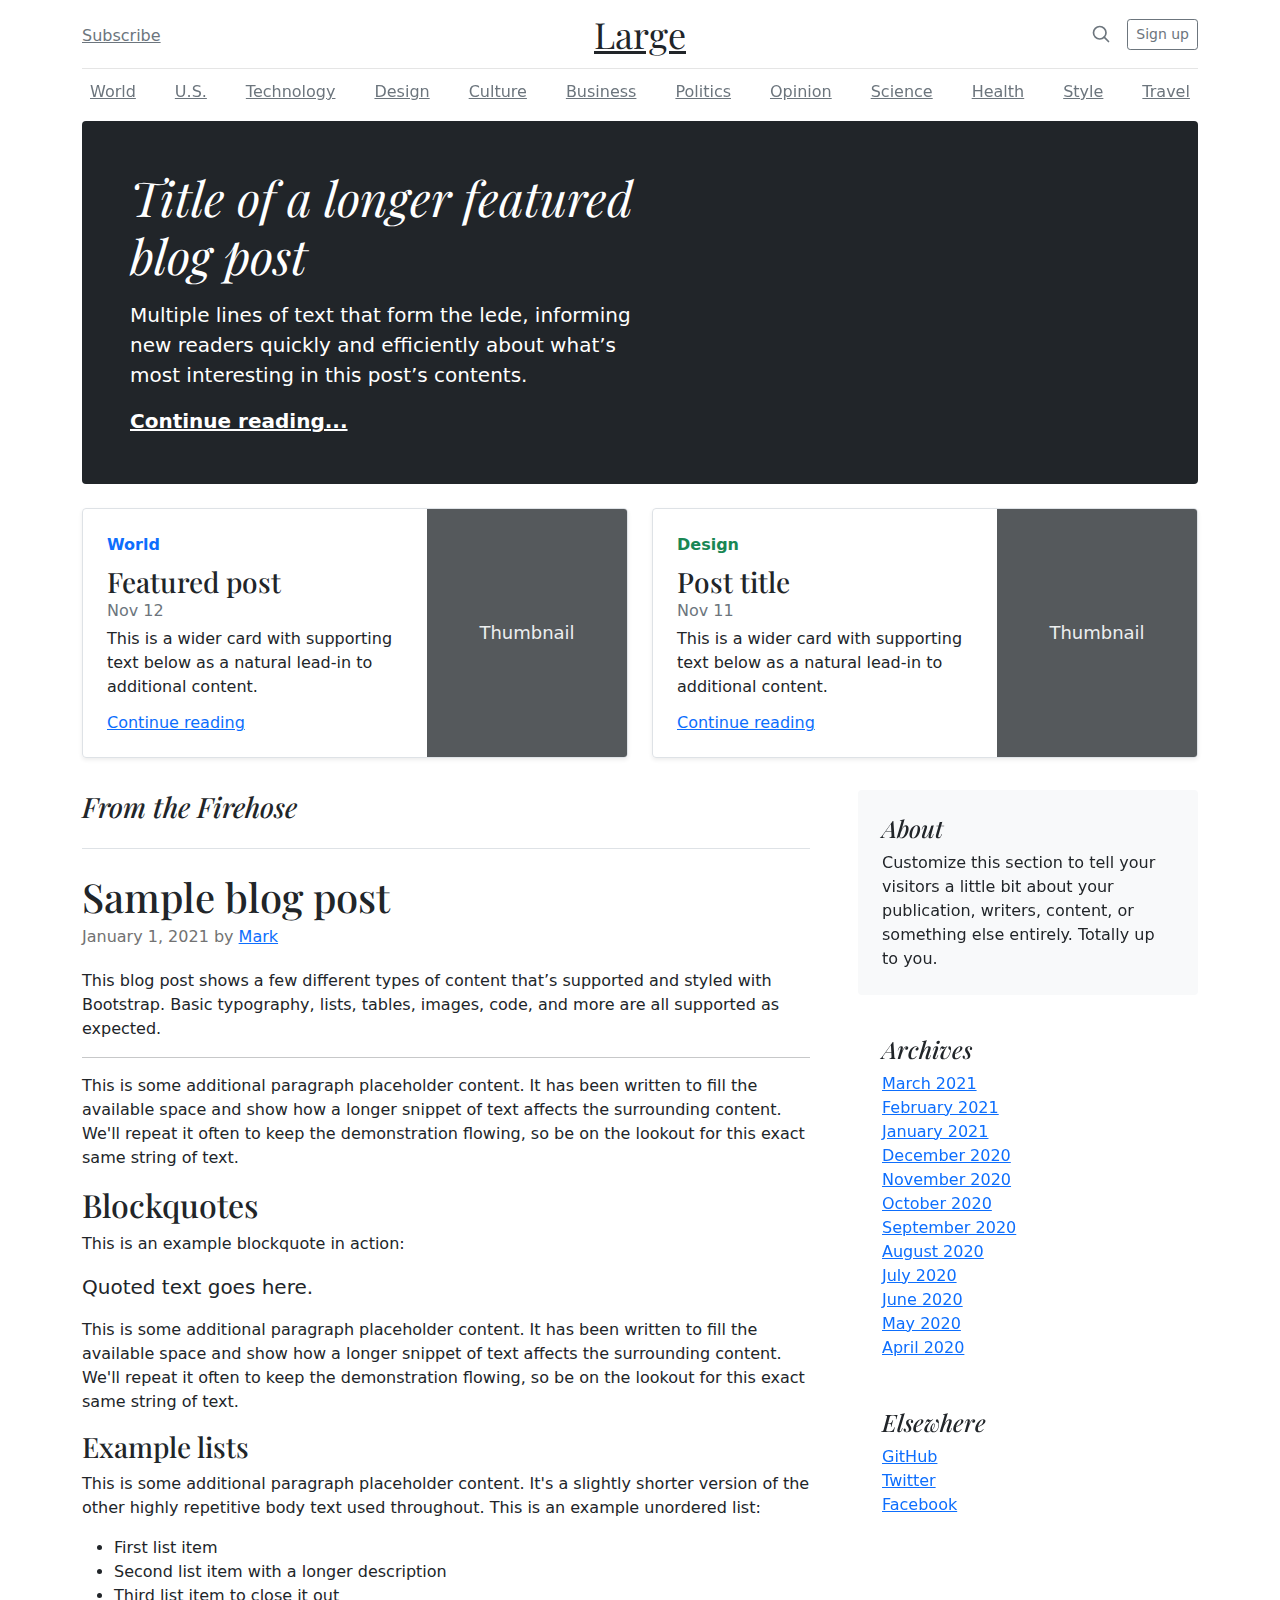
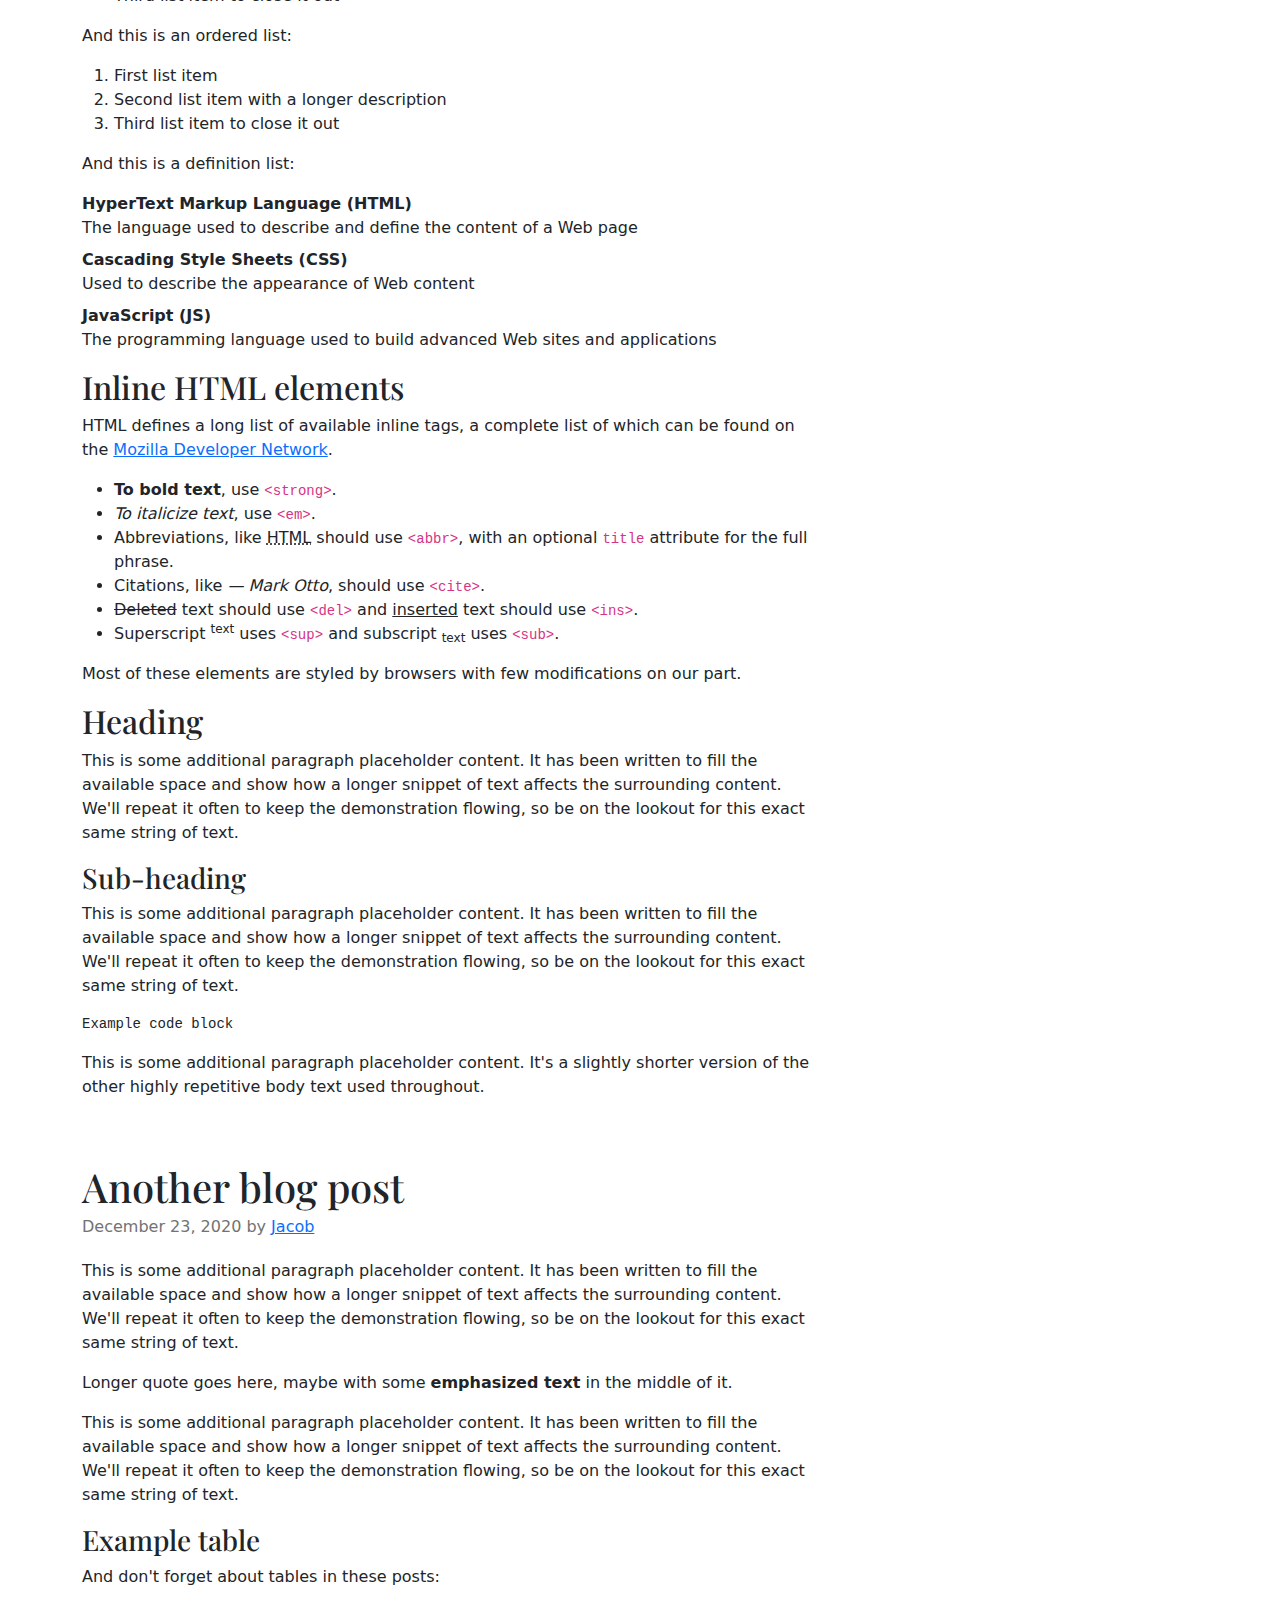
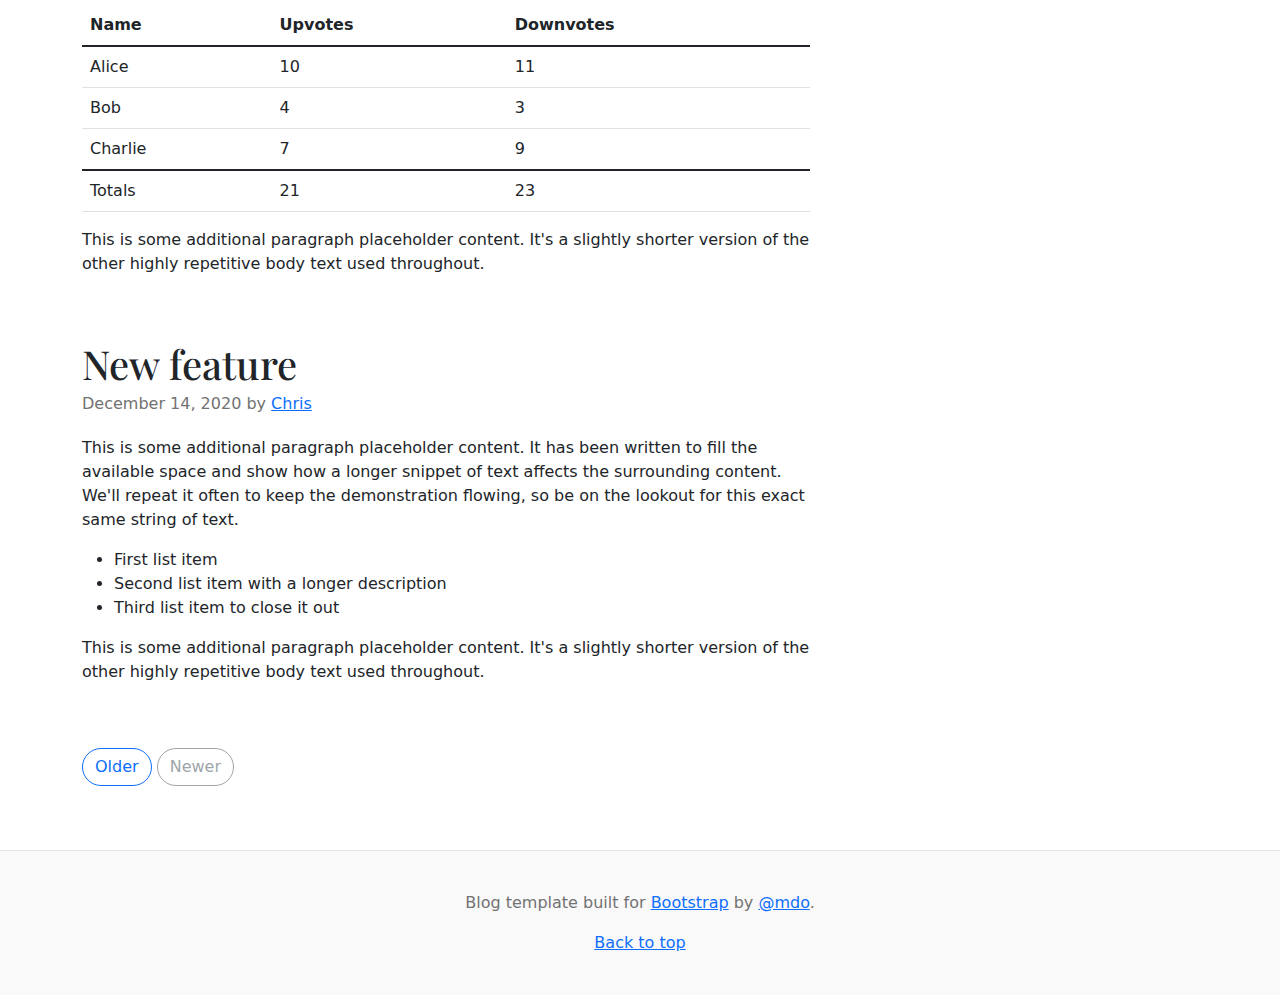
<file: blog/index.html>
<!doctype html>
<html lang="en">
  <head>
    <meta charset="utf-8">
    <meta name="viewport" content="width=device-width, initial-scale=1">
    <meta name="description" content="">
    <meta name="author" content="Mark Otto, Jacob Thornton, and Bootstrap contributors">
    <meta name="generator" content="Hugo 0.88.1">
    <title>Blog Template · Bootstrap v5.1</title>

    <link rel="canonical" href="https://getbootstrap.com/docs/5.1/examples/blog/">

    

    <!-- Bootstrap core CSS -->
<link href="../assets/dist/css/bootstrap.min.css" rel="stylesheet">

    <style>
      .bd-placeholder-img {
        font-size: 1.125rem;
        text-anchor: middle;
        -webkit-user-select: none;
        -moz-user-select: none;
        user-select: none;
      }

      @media (min-width: 768px) {
        .bd-placeholder-img-lg {
          font-size: 3.5rem;
        }
      }
    </style>

    
    <!-- Custom styles for this template -->
    <link href="https://fonts.googleapis.com/css?family=Playfair&#43;Display:700,900&amp;display=swap" rel="stylesheet">
    <!-- Custom styles for this template -->
    <link href="blog.css" rel="stylesheet">
  </head>
  <body>
    
<div class="container">
  <header class="blog-header py-3">
    <div class="row flex-nowrap justify-content-between align-items-center">
      <div class="col-4 pt-1">
        <a class="link-secondary" href="#">Subscribe</a>
      </div>
      <div class="col-4 text-center">
        <a class="blog-header-logo text-dark" href="#">Large</a>
      </div>
      <div class="col-4 d-flex justify-content-end align-items-center">
        <a class="link-secondary" href="#" aria-label="Search">
          <svg xmlns="http://www.w3.org/2000/svg" width="20" height="20" fill="none" stroke="currentColor" stroke-linecap="round" stroke-linejoin="round" stroke-width="2" class="mx-3" role="img" viewBox="0 0 24 24"><title>Search</title><circle cx="10.5" cy="10.5" r="7.5"/><path d="M21 21l-5.2-5.2"/></svg>
        </a>
        <a class="btn btn-sm btn-outline-secondary" href="#">Sign up</a>
      </div>
    </div>
  </header>

  <div class="nav-scroller py-1 mb-2">
    <nav class="nav d-flex justify-content-between">
      <a class="p-2 link-secondary" href="#">World</a>
      <a class="p-2 link-secondary" href="#">U.S.</a>
      <a class="p-2 link-secondary" href="#">Technology</a>
      <a class="p-2 link-secondary" href="#">Design</a>
      <a class="p-2 link-secondary" href="#">Culture</a>
      <a class="p-2 link-secondary" href="#">Business</a>
      <a class="p-2 link-secondary" href="#">Politics</a>
      <a class="p-2 link-secondary" href="#">Opinion</a>
      <a class="p-2 link-secondary" href="#">Science</a>
      <a class="p-2 link-secondary" href="#">Health</a>
      <a class="p-2 link-secondary" href="#">Style</a>
      <a class="p-2 link-secondary" href="#">Travel</a>
    </nav>
  </div>
</div>

<main class="container">
  <div class="p-4 p-md-5 mb-4 text-white rounded bg-dark">
    <div class="col-md-6 px-0">
      <h1 class="display-4 fst-italic">Title of a longer featured blog post</h1>
      <p class="lead my-3">Multiple lines of text that form the lede, informing new readers quickly and efficiently about what’s most interesting in this post’s contents.</p>
      <p class="lead mb-0"><a href="#" class="text-white fw-bold">Continue reading...</a></p>
    </div>
  </div>

  <div class="row mb-2">
    <div class="col-md-6">
      <div class="row g-0 border rounded overflow-hidden flex-md-row mb-4 shadow-sm h-md-250 position-relative">
        <div class="col p-4 d-flex flex-column position-static">
          <strong class="d-inline-block mb-2 text-primary">World</strong>
          <h3 class="mb-0">Featured post</h3>
          <div class="mb-1 text-muted">Nov 12</div>
          <p class="card-text mb-auto">This is a wider card with supporting text below as a natural lead-in to additional content.</p>
          <a href="#" class="stretched-link">Continue reading</a>
        </div>
        <div class="col-auto d-none d-lg-block">
          <svg class="bd-placeholder-img" width="200" height="250" xmlns="http://www.w3.org/2000/svg" role="img" aria-label="Placeholder: Thumbnail" preserveAspectRatio="xMidYMid slice" focusable="false"><title>Placeholder</title><rect width="100%" height="100%" fill="#55595c"/><text x="50%" y="50%" fill="#eceeef" dy=".3em">Thumbnail</text></svg>

        </div>
      </div>
    </div>
    <div class="col-md-6">
      <div class="row g-0 border rounded overflow-hidden flex-md-row mb-4 shadow-sm h-md-250 position-relative">
        <div class="col p-4 d-flex flex-column position-static">
          <strong class="d-inline-block mb-2 text-success">Design</strong>
          <h3 class="mb-0">Post title</h3>
          <div class="mb-1 text-muted">Nov 11</div>
          <p class="mb-auto">This is a wider card with supporting text below as a natural lead-in to additional content.</p>
          <a href="#" class="stretched-link">Continue reading</a>
        </div>
        <div class="col-auto d-none d-lg-block">
          <svg class="bd-placeholder-img" width="200" height="250" xmlns="http://www.w3.org/2000/svg" role="img" aria-label="Placeholder: Thumbnail" preserveAspectRatio="xMidYMid slice" focusable="false"><title>Placeholder</title><rect width="100%" height="100%" fill="#55595c"/><text x="50%" y="50%" fill="#eceeef" dy=".3em">Thumbnail</text></svg>

        </div>
      </div>
    </div>
  </div>

  <div class="row g-5">
    <div class="col-md-8">
      <h3 class="pb-4 mb-4 fst-italic border-bottom">
        From the Firehose
      </h3>

      <article class="blog-post">
        <h2 class="blog-post-title">Sample blog post</h2>
        <p class="blog-post-meta">January 1, 2021 by <a href="#">Mark</a></p>

        <p>This blog post shows a few different types of content that’s supported and styled with Bootstrap. Basic typography, lists, tables, images, code, and more are all supported as expected.</p>
        <hr>
        <p>This is some additional paragraph placeholder content. It has been written to fill the available space and show how a longer snippet of text affects the surrounding content. We'll repeat it often to keep the demonstration flowing, so be on the lookout for this exact same string of text.</p>
        <h2>Blockquotes</h2>
        <p>This is an example blockquote in action:</p>
        <blockquote class="blockquote">
          <p>Quoted text goes here.</p>
        </blockquote>
        <p>This is some additional paragraph placeholder content. It has been written to fill the available space and show how a longer snippet of text affects the surrounding content. We'll repeat it often to keep the demonstration flowing, so be on the lookout for this exact same string of text.</p>
        <h3>Example lists</h3>
        <p>This is some additional paragraph placeholder content. It's a slightly shorter version of the other highly repetitive body text used throughout. This is an example unordered list:</p>
        <ul>
          <li>First list item</li>
          <li>Second list item with a longer description</li>
          <li>Third list item to close it out</li>
        </ul>
        <p>And this is an ordered list:</p>
        <ol>
          <li>First list item</li>
          <li>Second list item with a longer description</li>
          <li>Third list item to close it out</li>
        </ol>
        <p>And this is a definition list:</p>
        <dl>
          <dt>HyperText Markup Language (HTML)</dt>
          <dd>The language used to describe and define the content of a Web page</dd>
          <dt>Cascading Style Sheets (CSS)</dt>
          <dd>Used to describe the appearance of Web content</dd>
          <dt>JavaScript (JS)</dt>
          <dd>The programming language used to build advanced Web sites and applications</dd>
        </dl>
        <h2>Inline HTML elements</h2>
        <p>HTML defines a long list of available inline tags, a complete list of which can be found on the <a href="https://developer.mozilla.org/en-US/docs/Web/HTML/Element">Mozilla Developer Network</a>.</p>
        <ul>
          <li><strong>To bold text</strong>, use <code class="language-plaintext highlighter-rouge">&lt;strong&gt;</code>.</li>
          <li><em>To italicize text</em>, use <code class="language-plaintext highlighter-rouge">&lt;em&gt;</code>.</li>
          <li>Abbreviations, like <abbr title="HyperText Markup Langage">HTML</abbr> should use <code class="language-plaintext highlighter-rouge">&lt;abbr&gt;</code>, with an optional <code class="language-plaintext highlighter-rouge">title</code> attribute for the full phrase.</li>
          <li>Citations, like <cite>— Mark Otto</cite>, should use <code class="language-plaintext highlighter-rouge">&lt;cite&gt;</code>.</li>
          <li><del>Deleted</del> text should use <code class="language-plaintext highlighter-rouge">&lt;del&gt;</code> and <ins>inserted</ins> text should use <code class="language-plaintext highlighter-rouge">&lt;ins&gt;</code>.</li>
          <li>Superscript <sup>text</sup> uses <code class="language-plaintext highlighter-rouge">&lt;sup&gt;</code> and subscript <sub>text</sub> uses <code class="language-plaintext highlighter-rouge">&lt;sub&gt;</code>.</li>
        </ul>
        <p>Most of these elements are styled by browsers with few modifications on our part.</p>
        <h2>Heading</h2>
        <p>This is some additional paragraph placeholder content. It has been written to fill the available space and show how a longer snippet of text affects the surrounding content. We'll repeat it often to keep the demonstration flowing, so be on the lookout for this exact same string of text.</p>
        <h3>Sub-heading</h3>
        <p>This is some additional paragraph placeholder content. It has been written to fill the available space and show how a longer snippet of text affects the surrounding content. We'll repeat it often to keep the demonstration flowing, so be on the lookout for this exact same string of text.</p>
        <pre><code>Example code block</code></pre>
        <p>This is some additional paragraph placeholder content. It's a slightly shorter version of the other highly repetitive body text used throughout.</p>
      </article>

      <article class="blog-post">
        <h2 class="blog-post-title">Another blog post</h2>
        <p class="blog-post-meta">December 23, 2020 by <a href="#">Jacob</a></p>

        <p>This is some additional paragraph placeholder content. It has been written to fill the available space and show how a longer snippet of text affects the surrounding content. We'll repeat it often to keep the demonstration flowing, so be on the lookout for this exact same string of text.</p>
        <blockquote>
          <p>Longer quote goes here, maybe with some <strong>emphasized text</strong> in the middle of it.</p>
        </blockquote>
        <p>This is some additional paragraph placeholder content. It has been written to fill the available space and show how a longer snippet of text affects the surrounding content. We'll repeat it often to keep the demonstration flowing, so be on the lookout for this exact same string of text.</p>
        <h3>Example table</h3>
        <p>And don't forget about tables in these posts:</p>
        <table class="table">
          <thead>
            <tr>
              <th>Name</th>
              <th>Upvotes</th>
              <th>Downvotes</th>
            </tr>
          </thead>
          <tbody>
            <tr>
              <td>Alice</td>
              <td>10</td>
              <td>11</td>
            </tr>
            <tr>
              <td>Bob</td>
              <td>4</td>
              <td>3</td>
            </tr>
            <tr>
              <td>Charlie</td>
              <td>7</td>
              <td>9</td>
            </tr>
          </tbody>
          <tfoot>
            <tr>
              <td>Totals</td>
              <td>21</td>
              <td>23</td>
            </tr>
          </tfoot>
        </table>

        <p>This is some additional paragraph placeholder content. It's a slightly shorter version of the other highly repetitive body text used throughout.</p>
      </article>

      <article class="blog-post">
        <h2 class="blog-post-title">New feature</h2>
        <p class="blog-post-meta">December 14, 2020 by <a href="#">Chris</a></p>

        <p>This is some additional paragraph placeholder content. It has been written to fill the available space and show how a longer snippet of text affects the surrounding content. We'll repeat it often to keep the demonstration flowing, so be on the lookout for this exact same string of text.</p>
        <ul>
          <li>First list item</li>
          <li>Second list item with a longer description</li>
          <li>Third list item to close it out</li>
        </ul>
        <p>This is some additional paragraph placeholder content. It's a slightly shorter version of the other highly repetitive body text used throughout.</p>
      </article>

      <nav class="blog-pagination" aria-label="Pagination">
        <a class="btn btn-outline-primary" href="#">Older</a>
        <a class="btn btn-outline-secondary disabled">Newer</a>
      </nav>

    </div>

    <div class="col-md-4">
      <div class="position-sticky" style="top: 2rem;">
        <div class="p-4 mb-3 bg-light rounded">
          <h4 class="fst-italic">About</h4>
          <p class="mb-0">Customize this section to tell your visitors a little bit about your publication, writers, content, or something else entirely. Totally up to you.</p>
        </div>

        <div class="p-4">
          <h4 class="fst-italic">Archives</h4>
          <ol class="list-unstyled mb-0">
            <li><a href="#">March 2021</a></li>
            <li><a href="#">February 2021</a></li>
            <li><a href="#">January 2021</a></li>
            <li><a href="#">December 2020</a></li>
            <li><a href="#">November 2020</a></li>
            <li><a href="#">October 2020</a></li>
            <li><a href="#">September 2020</a></li>
            <li><a href="#">August 2020</a></li>
            <li><a href="#">July 2020</a></li>
            <li><a href="#">June 2020</a></li>
            <li><a href="#">May 2020</a></li>
            <li><a href="#">April 2020</a></li>
          </ol>
        </div>

        <div class="p-4">
          <h4 class="fst-italic">Elsewhere</h4>
          <ol class="list-unstyled">
            <li><a href="#">GitHub</a></li>
            <li><a href="#">Twitter</a></li>
            <li><a href="#">Facebook</a></li>
          </ol>
        </div>
      </div>
    </div>
  </div>

</main>

<footer class="blog-footer">
  <p>Blog template built for <a href="https://getbootstrap.com/">Bootstrap</a> by <a href="https://twitter.com/mdo">@mdo</a>.</p>
  <p>
    <a href="#">Back to top</a>
  </p>
</footer>


    
  </body>
</html>
</file>
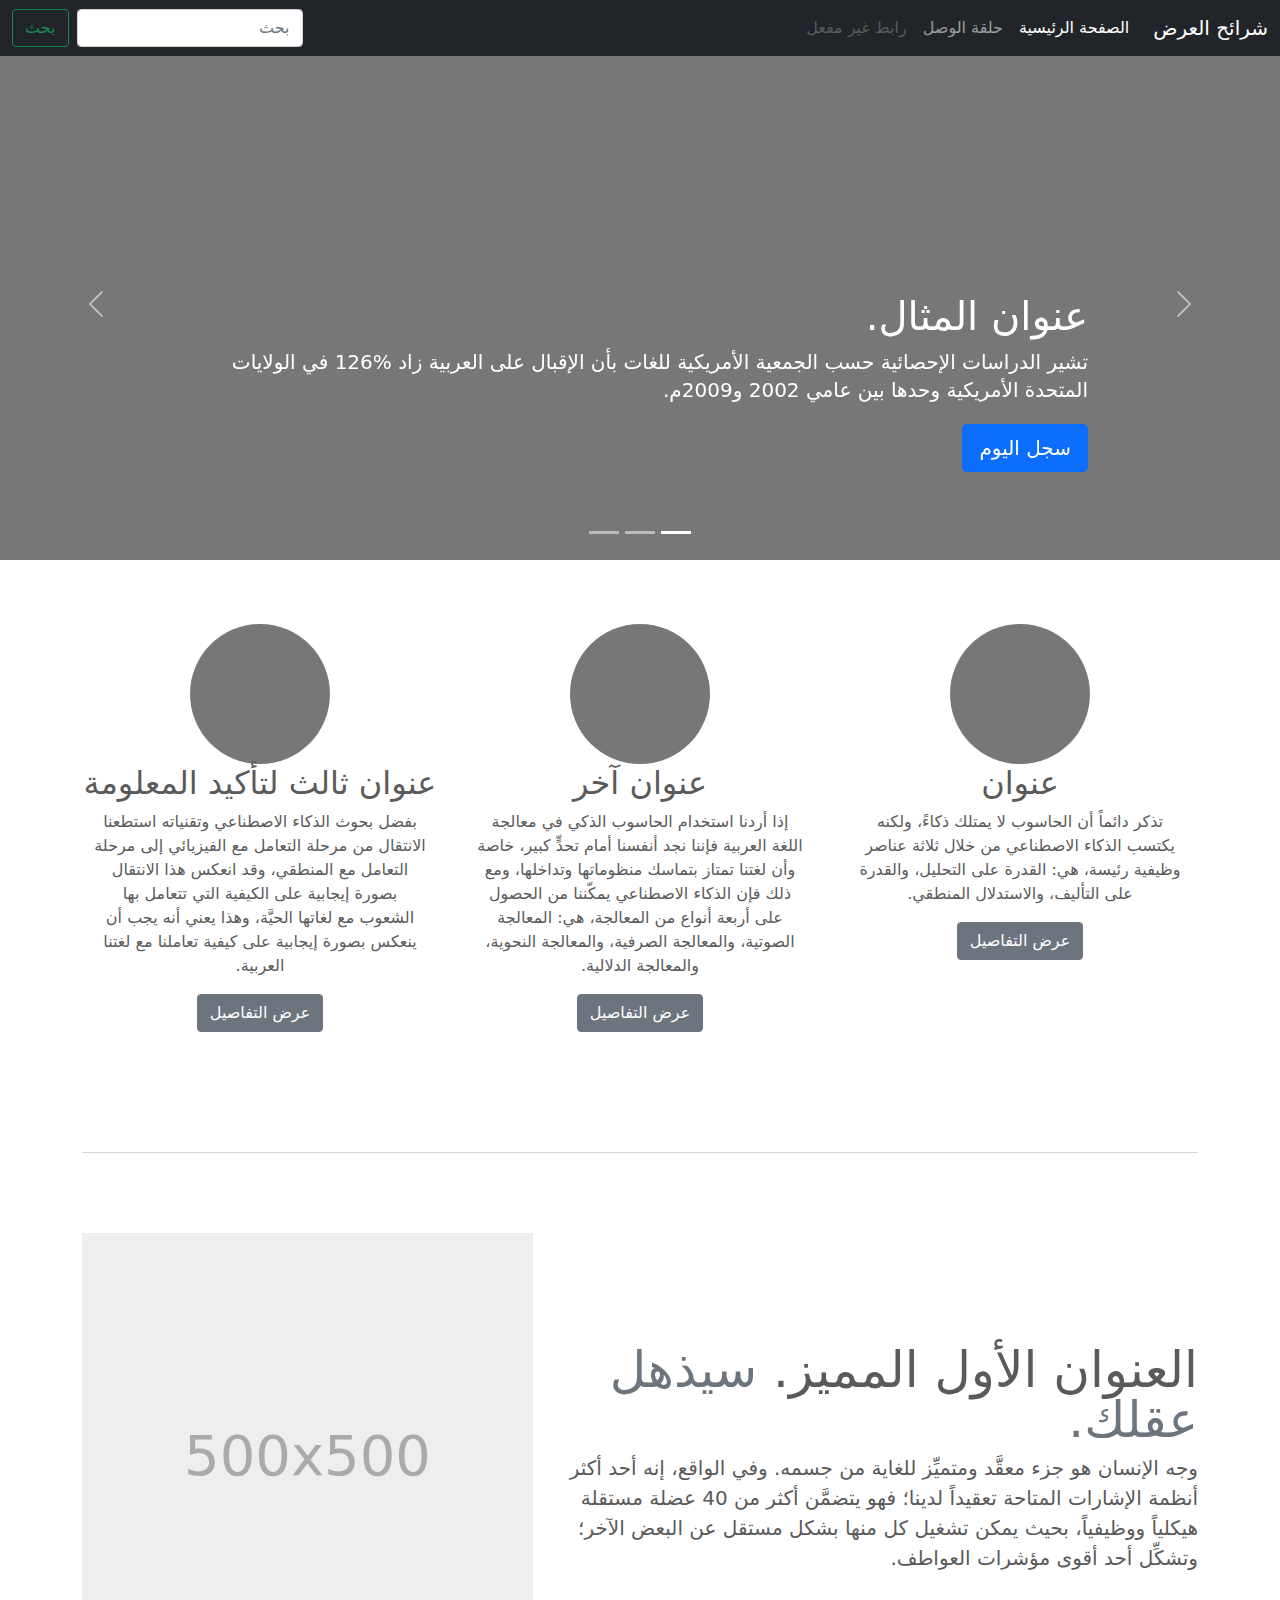
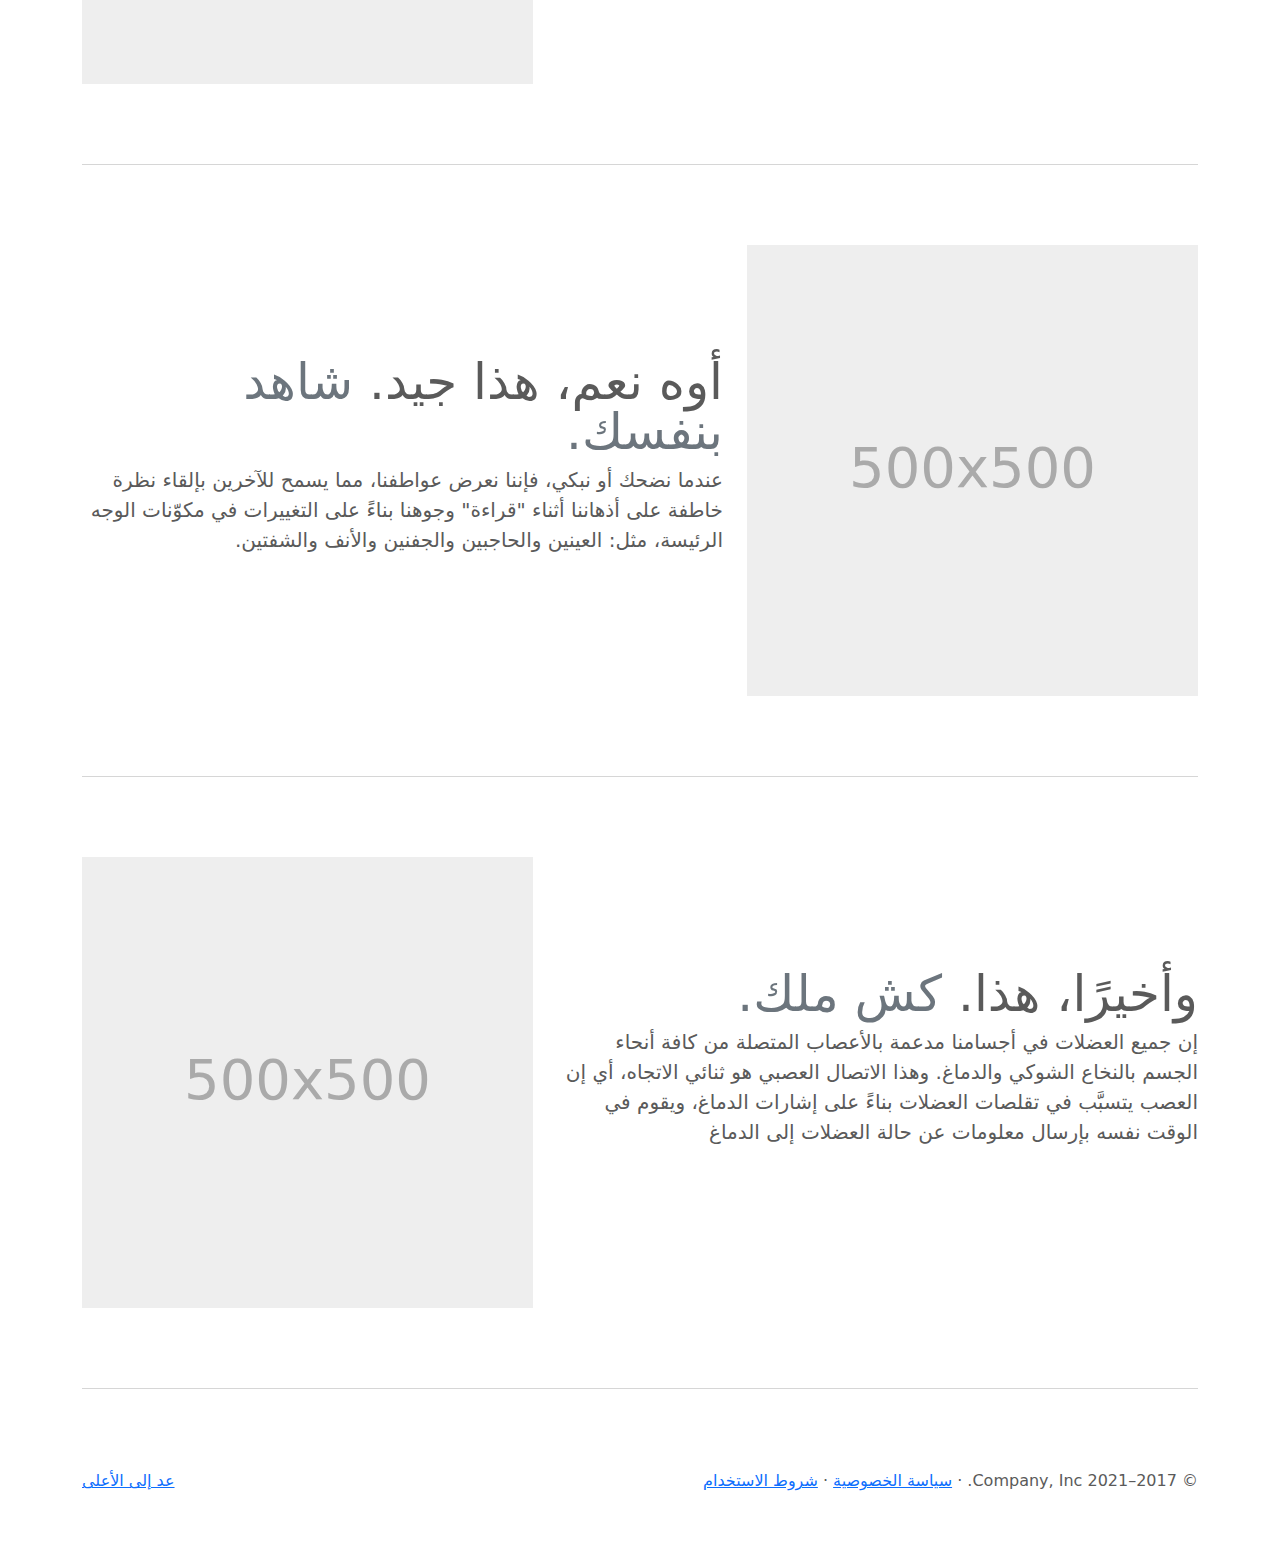
<file: carousel-rtl/index.html>
<!doctype html>
<html lang="ar" dir="rtl">
  <head>
    <meta charset="utf-8">
    <meta name="viewport" content="width=device-width, initial-scale=1">
    <meta name="description" content="">
    <meta name="author" content="Mark Otto, Jacob Thornton, and Bootstrap contributors">
    <meta name="generator" content="Hugo 0.88.1">
    <title>قالب  شرائح العرض · Bootstrap v5.1</title>

    <link rel="canonical" href="https://getbootstrap.com/docs/5.1/examples/carousel-rtl/">

    

    <!-- Bootstrap core CSS -->
<link href="../assets/dist/css/bootstrap.rtl.min.css" rel="stylesheet">

    <style>
      .bd-placeholder-img {
        font-size: 1.125rem;
        text-anchor: middle;
        -webkit-user-select: none;
        -moz-user-select: none;
        user-select: none;
      }

      @media (min-width: 768px) {
        .bd-placeholder-img-lg {
          font-size: 3.5rem;
        }
      }
    </style>

    
    <!-- Custom styles for this template -->
    <link href="../carousel/carousel.rtl.css" rel="stylesheet">
  </head>
  <body>
    
<header>
  <nav class="navbar navbar-expand-md navbar-dark fixed-top bg-dark">
    <div class="container-fluid">
      <a class="navbar-brand" href="#">شرائح العرض</a>
      <button class="navbar-toggler" type="button" data-bs-toggle="collapse" data-bs-target="#navbarCollapse" aria-controls="navbarCollapse" aria-expanded="false" aria-label="تبديل التنقل">
        <span class="navbar-toggler-icon"></span>
      </button>
      <div class="collapse navbar-collapse" id="navbarCollapse">
        <ul class="navbar-nav me-auto mb-2 mb-md-0">
          <li class="nav-item">
            <a class="nav-link active" aria-current="page" href="#">الصفحة الرئيسية</a>
          </li>
          <li class="nav-item">
            <a class="nav-link" href="#">حلقة الوصل</a>
          </li>
          <li class="nav-item">
            <a class="nav-link disabled">رابط غير مفعل</a>
          </li>
        </ul>
        <form class="d-flex">
          <input class="form-control me-2" type="search" placeholder="بحث" aria-label="بحث">
          <button class="btn btn-outline-success" type="submit">بحث</button>
        </form>
      </div>
    </div>
  </nav>
</header>

<main>

  <div id="myCarousel" class="carousel slide" data-bs-ride="carousel">
    <div class="carousel-indicators">
      <button type="button" data-bs-target="#myCarousel" data-bs-slide-to="0" class="active" aria-current="true" aria-label="Slide 1"></button>
      <button type="button" data-bs-target="#myCarousel" data-bs-slide-to="1" aria-label="Slide 2"></button>
      <button type="button" data-bs-target="#myCarousel" data-bs-slide-to="2" aria-label="Slide 3"></button>
    </div>
    <div class="carousel-inner">
      <div class="carousel-item active">
        <svg class="bd-placeholder-img" width="100%" height="100%" xmlns="http://www.w3.org/2000/svg" aria-hidden="true" preserveAspectRatio="xMidYMid slice" focusable="false"><rect width="100%" height="100%" fill="#777"/></svg>

        <div class="container">
          <div class="carousel-caption text-start">
            <h1>عنوان المثال.</h1>
            <p>تشير الدراسات الإحصائية حسب الجمعية الأمريكية للغات بأن الإقبال على العربية زاد %126 في الولايات المتحدة الأمريكية وحدها بين عامي 2002 و2009م.</p>
            <p><a class="btn btn-lg btn-primary" href="#">سجل اليوم</a></p>
          </div>
        </div>
      </div>
      <div class="carousel-item">
        <svg class="bd-placeholder-img" width="100%" height="100%" xmlns="http://www.w3.org/2000/svg" aria-hidden="true" preserveAspectRatio="xMidYMid slice" focusable="false"><rect width="100%" height="100%" fill="#777"/></svg>

        <div class="container">
          <div class="carousel-caption">
            <h1>عنوان مثال آخر.</h1>
            <p>حسب المجلس الثقافي البريطاني فإن تعليم الإنجليزية داخل بريطانيا يسهم في تعزيز اقتصادها بما يتجاوز ملياري جنيه سنوياً، كما أنه وفر أكثر من 26 ألف وظيفة.</p>
            <p><a class="btn btn-lg btn-primary" href="#">أعرف أكثر</a></p>
          </div>
        </div>
      </div>
      <div class="carousel-item">
        <svg class="bd-placeholder-img" width="100%" height="100%" xmlns="http://www.w3.org/2000/svg" aria-hidden="true" preserveAspectRatio="xMidYMid slice" focusable="false"><rect width="100%" height="100%" fill="#777"/></svg>

        <div class="container">
          <div class="carousel-caption text-end">
            <h1>واحد أكثر لقياس جيد.</h1>
            <p>الإحصاءات لحجم الاستثمار اللغوي خارج بريطانيا تتفاوت من سنة لأخرى إلا أن المدير التنفيذي للمجلس الثقافي البريطاني إدي بايرز يرى أن استثمار تعليم الإنجليزية في الخارج لا يحسب على المستوى المالي فحسب بل على المستوى السياسي أيضاً.</p>
            <p><a class="btn btn-lg btn-primary" href="#">تصفح المعرض</a></p>
          </div>
        </div>
      </div>
    </div>
    <button class="carousel-control-prev" type="button" data-bs-target="#myCarousel" data-bs-slide="prev">
      <span class="carousel-control-prev-icon" aria-hidden="true"></span>
      <span class="visually-hidden">السابق</span>
    </button>
    <button class="carousel-control-next" type="button" data-bs-target="#myCarousel" data-bs-slide="next">
      <span class="carousel-control-next-icon" aria-hidden="true"></span>
      <span class="visually-hidden">التالي</span>
    </button>
  </div>


  <!-- Marketing messaging and featurettes
  ================================================== -->
  <!-- Wrap the rest of the page in another container to center all the content. -->

  <div class="container marketing">

    <!-- Three columns of text below the carousel -->
    <div class="row">
      <div class="col-lg-4">
        <svg class="bd-placeholder-img rounded-circle" width="140" height="140" xmlns="http://www.w3.org/2000/svg" role="img" aria-label="Placeholder: 140x140" preserveAspectRatio="xMidYMid slice" focusable="false"><title>Placeholder</title><rect width="100%" height="100%" fill="#777"/><text x="50%" y="50%" fill="#777" dy=".3em">140x140</text></svg>

        <h2>عنوان</h2>
        <p>تذكر دائماً أن الحاسوب لا يمتلك ذكاءً، ولكنه يكتسب الذكاء الاصطناعي من خلال ثلاثة عناصر وظيفية رئيسة، هي: القدرة على التحليل، والقدرة على التأليف، والاستدلال المنطقي.</p>
        <p><a class="btn btn-secondary" href="#">عرض التفاصيل</a></p>
      </div><!-- /.col-lg-4 -->
      <div class="col-lg-4">
        <svg class="bd-placeholder-img rounded-circle" width="140" height="140" xmlns="http://www.w3.org/2000/svg" role="img" aria-label="Placeholder: 140x140" preserveAspectRatio="xMidYMid slice" focusable="false"><title>Placeholder</title><rect width="100%" height="100%" fill="#777"/><text x="50%" y="50%" fill="#777" dy=".3em">140x140</text></svg>

        <h2>عنوان آخر</h2>
        <p>إذا أردنا استخدام الحاسوب الذكي في معالجة اللغة العربية فإننا نجد أنفسنا أمام تحدٍّ كبير، خاصة وأن لغتنا تمتاز بتماسك منظوماتها وتداخلها، ومع ذلك فإن الذكاء الاصطناعي يمكّننا من الحصول على أربعة أنواع من المعالجة، هي: المعالجة الصوتية، والمعالجة الصرفية، والمعالجة النحوية، والمعالجة الدلالية.</p>
        <p><a class="btn btn-secondary" href="#">عرض التفاصيل</a></p>
      </div><!-- /.col-lg-4 -->
      <div class="col-lg-4">
        <svg class="bd-placeholder-img rounded-circle" width="140" height="140" xmlns="http://www.w3.org/2000/svg" role="img" aria-label="Placeholder: 140x140" preserveAspectRatio="xMidYMid slice" focusable="false"><title>Placeholder</title><rect width="100%" height="100%" fill="#777"/><text x="50%" y="50%" fill="#777" dy=".3em">140x140</text></svg>

        <h2>عنوان ثالث لتأكيد المعلومة</h2>
        <p>بفضل بحوث الذكاء الاصطناعي وتقنياته استطعنا الانتقال من مرحلة التعامل مع الفيزيائي إلى مرحلة التعامل مع المنطقي، وقد انعكس هذا الانتقال بصورة إيجابية على الكيفية التي تتعامل بها الشعوب مع لغاتها الحيَّة، وهذا يعني أنه يجب أن ينعكس بصورة إيجابية على كيفية تعاملنا مع لغتنا العربية.</p>
        <p><a class="btn btn-secondary" href="#">عرض التفاصيل</a></p>
      </div><!-- /.col-lg-4 -->
    </div><!-- /.row -->


    <!-- START THE FEATURETTES -->

    <hr class="featurette-divider">

    <div class="row featurette">
      <div class="col-md-7">
        <h2 class="featurette-heading">العنوان الأول المميز. <span class="text-muted"> سيذهل عقلك. </span></h2>
        <p class="lead">وجه الإنسان هو جزء معقَّد ومتميِّز للغاية من جسمه. وفي الواقع، إنه أحد أكثر أنظمة الإشارات المتاحة تعقيداً لدينا؛ فهو يتضمَّن أكثر من 40 عضلة مستقلة هيكلياً ووظيفياً، بحيث يمكن تشغيل كل منها بشكل مستقل عن البعض الآخر؛ وتشكِّل أحد أقوى مؤشرات العواطف.</p>
      </div>
      <div class="col-md-5">
        <svg class="bd-placeholder-img bd-placeholder-img-lg featurette-image img-fluid mx-auto" width="500" height="500" xmlns="http://www.w3.org/2000/svg" role="img" aria-label="Placeholder: 500x500" preserveAspectRatio="xMidYMid slice" focusable="false"><title>Placeholder</title><rect width="100%" height="100%" fill="#eee"/><text x="50%" y="50%" fill="#aaa" dy=".3em">500x500</text></svg>

      </div>
    </div>

    <hr class="featurette-divider">

    <div class="row featurette">
      <div class="col-md-7 order-md-2">
        <h2 class="featurette-heading">أوه نعم، هذا جيد. <span class="text-muted"> شاهد بنفسك. </span></h2>
        <p class="lead">عندما نضحك أو نبكي، فإننا نعرض عواطفنا، مما يسمح للآخرين بإلقاء نظرة خاطفة على أذهاننا أثناء "قراءة" وجوهنا بناءً على التغييرات في مكوّنات الوجه الرئيسة، مثل: العينين والحاجبين والجفنين والأنف والشفتين.</p>
      </div>
      <div class="col-md-5 order-md-1">
        <svg class="bd-placeholder-img bd-placeholder-img-lg featurette-image img-fluid mx-auto" width="500" height="500" xmlns="http://www.w3.org/2000/svg" role="img" aria-label="Placeholder: 500x500" preserveAspectRatio="xMidYMid slice" focusable="false"><title>Placeholder</title><rect width="100%" height="100%" fill="#eee"/><text x="50%" y="50%" fill="#aaa" dy=".3em">500x500</text></svg>

      </div>
    </div>

    <hr class="featurette-divider">

    <div class="row featurette">
      <div class="col-md-7">
        <h2 class="featurette-heading">وأخيرًا، هذا. <span class="text-muted"> كش ملك. </span></h2>
        <p class="lead">إن جميع العضلات في أجسامنا مدعمة بالأعصاب المتصلة من كافة أنحاء الجسم بالنخاع الشوكي والدماغ. وهذا الاتصال العصبي هو ثنائي الاتجاه، أي إن العصب يتسبَّب في تقلصات العضلات بناءً على إشارات الدماغ، ويقوم في الوقت نفسه بإرسال معلومات عن حالة العضلات إلى الدماغ</p>
      </div>
      <div class="col-md-5">
        <svg class="bd-placeholder-img bd-placeholder-img-lg featurette-image img-fluid mx-auto" width="500" height="500" xmlns="http://www.w3.org/2000/svg" role="img" aria-label="Placeholder: 500x500" preserveAspectRatio="xMidYMid slice" focusable="false"><title>Placeholder</title><rect width="100%" height="100%" fill="#eee"/><text x="50%" y="50%" fill="#aaa" dy=".3em">500x500</text></svg>

      </div>
    </div>

    <hr class="featurette-divider">

    <!-- /END THE FEATURETTES -->

  </div><!-- /.container -->


  <!-- FOOTER -->
  <footer class="container">
    <p class="float-end"><a href="#">عد إلى الأعلى</a></p>
    <p>&copy; 2017–2021 Company, Inc. &middot; <a href="#">سياسة الخصوصية</a> &middot; <a href="#">شروط الاستخدام</a></p>
  </footer>
</main>


    <script src="../assets/dist/js/bootstrap.bundle.min.js"></script>

      
  </body>
</html>
</file>
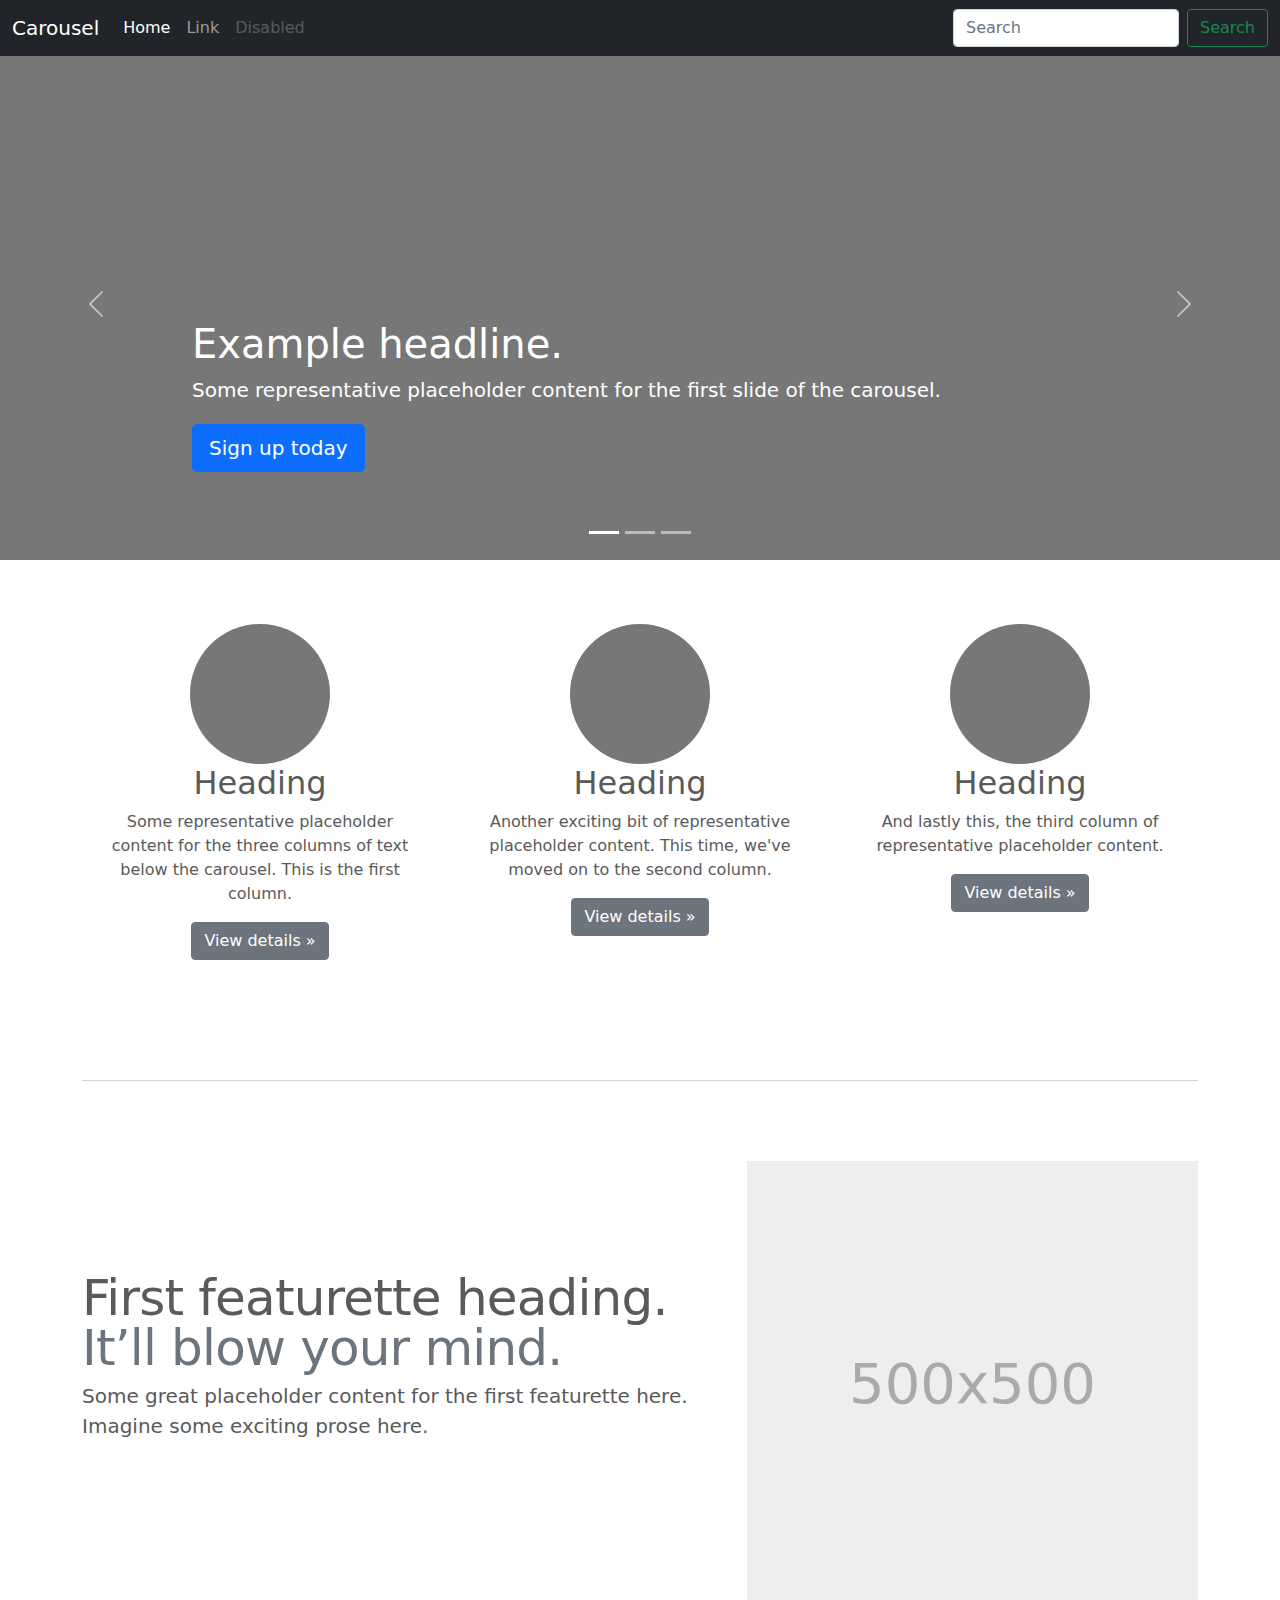
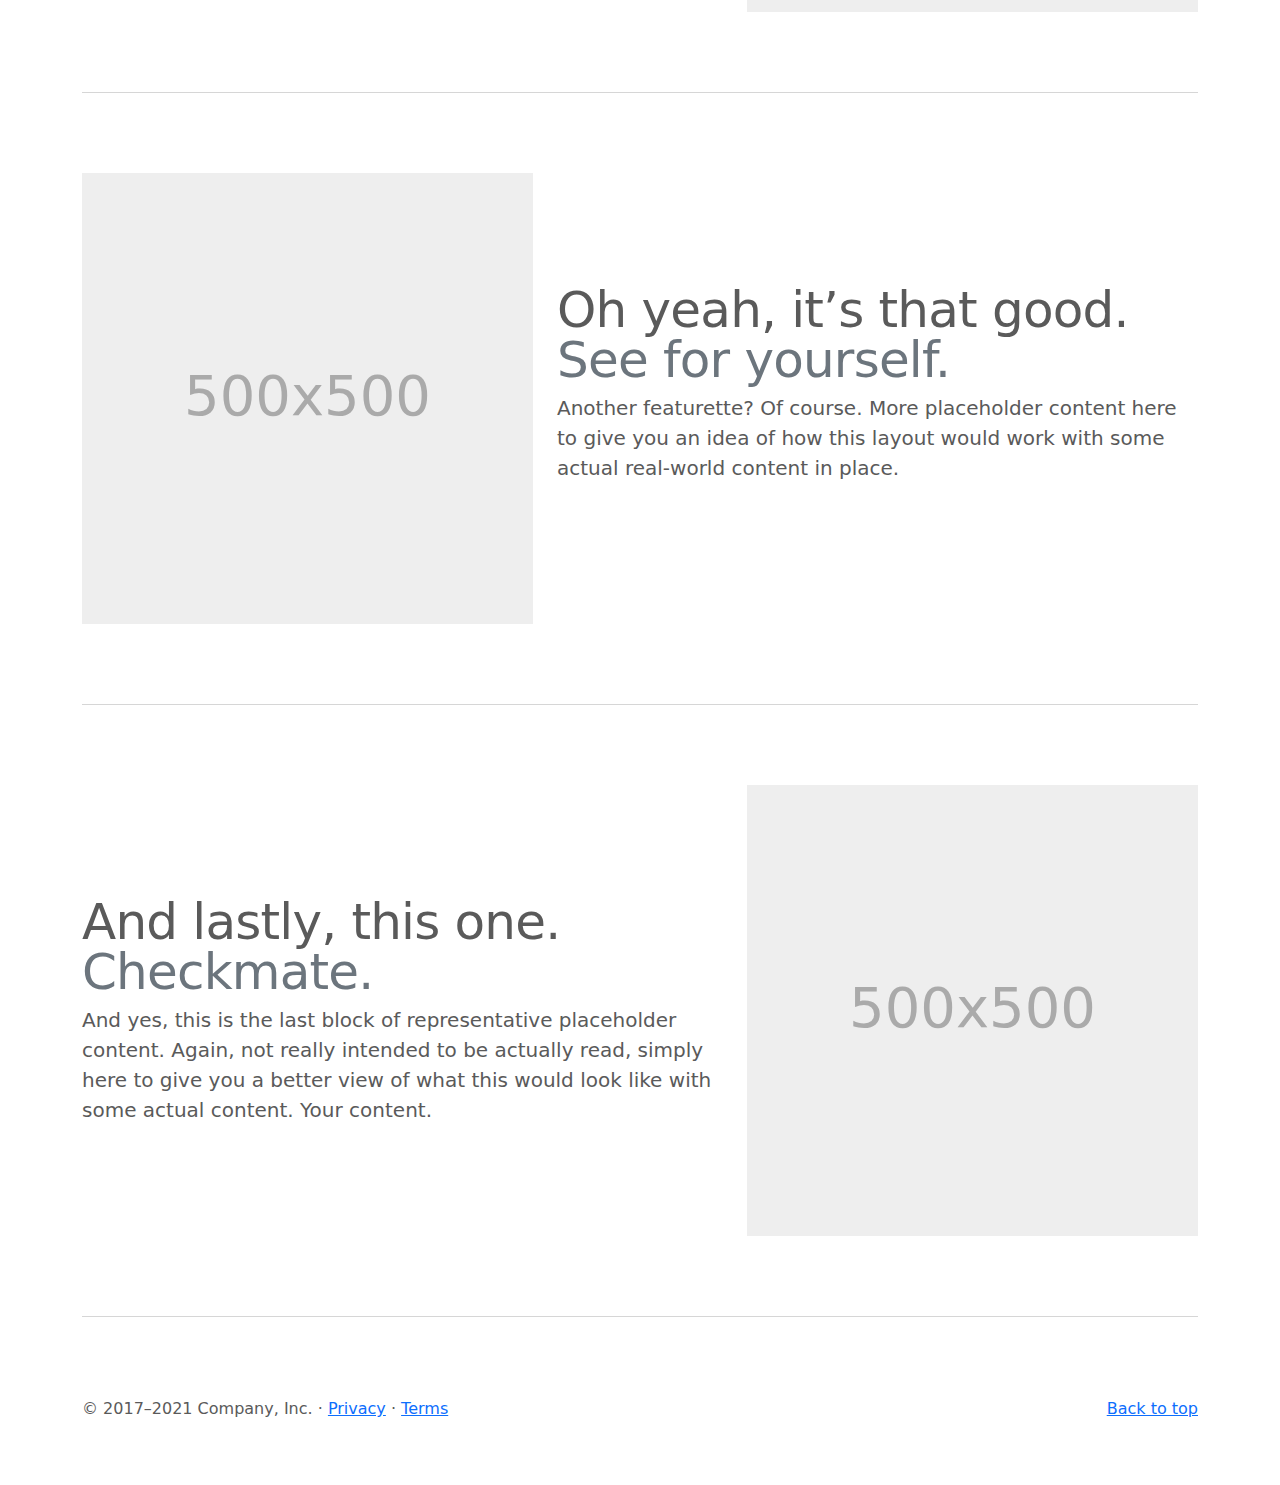
<file: carousel/index.html>
<!doctype html>
<html lang="en">
  <head>
    <meta charset="utf-8">
    <meta name="viewport" content="width=device-width, initial-scale=1">
    <meta name="description" content="">
    <meta name="author" content="Mark Otto, Jacob Thornton, and Bootstrap contributors">
    <meta name="generator" content="Hugo 0.88.1">
    <title>Carousel Template · Bootstrap v5.1</title>

    <link rel="canonical" href="https://getbootstrap.com/docs/5.1/examples/carousel/">

    

    <!-- Bootstrap core CSS -->
<link href="../assets/dist/css/bootstrap.min.css" rel="stylesheet">

    <style>
      .bd-placeholder-img {
        font-size: 1.125rem;
        text-anchor: middle;
        -webkit-user-select: none;
        -moz-user-select: none;
        user-select: none;
      }

      @media (min-width: 768px) {
        .bd-placeholder-img-lg {
          font-size: 3.5rem;
        }
      }
    </style>

    
    <!-- Custom styles for this template -->
    <link href="carousel.css" rel="stylesheet">
  </head>
  <body>
    
<header>
  <nav class="navbar navbar-expand-md navbar-dark fixed-top bg-dark">
    <div class="container-fluid">
      <a class="navbar-brand" href="#">Carousel</a>
      <button class="navbar-toggler" type="button" data-bs-toggle="collapse" data-bs-target="#navbarCollapse" aria-controls="navbarCollapse" aria-expanded="false" aria-label="Toggle navigation">
        <span class="navbar-toggler-icon"></span>
      </button>
      <div class="collapse navbar-collapse" id="navbarCollapse">
        <ul class="navbar-nav me-auto mb-2 mb-md-0">
          <li class="nav-item">
            <a class="nav-link active" aria-current="page" href="#">Home</a>
          </li>
          <li class="nav-item">
            <a class="nav-link" href="#">Link</a>
          </li>
          <li class="nav-item">
            <a class="nav-link disabled">Disabled</a>
          </li>
        </ul>
        <form class="d-flex">
          <input class="form-control me-2" type="search" placeholder="Search" aria-label="Search">
          <button class="btn btn-outline-success" type="submit">Search</button>
        </form>
      </div>
    </div>
  </nav>
</header>

<main>

  <div id="myCarousel" class="carousel slide" data-bs-ride="carousel">
    <div class="carousel-indicators">
      <button type="button" data-bs-target="#myCarousel" data-bs-slide-to="0" class="active" aria-current="true" aria-label="Slide 1"></button>
      <button type="button" data-bs-target="#myCarousel" data-bs-slide-to="1" aria-label="Slide 2"></button>
      <button type="button" data-bs-target="#myCarousel" data-bs-slide-to="2" aria-label="Slide 3"></button>
    </div>
    <div class="carousel-inner">
      <div class="carousel-item active">
        <svg class="bd-placeholder-img" width="100%" height="100%" xmlns="http://www.w3.org/2000/svg" aria-hidden="true" preserveAspectRatio="xMidYMid slice" focusable="false"><rect width="100%" height="100%" fill="#777"/></svg>

        <div class="container">
          <div class="carousel-caption text-start">
            <h1>Example headline.</h1>
            <p>Some representative placeholder content for the first slide of the carousel.</p>
            <p><a class="btn btn-lg btn-primary" href="#">Sign up today</a></p>
          </div>
        </div>
      </div>
      <div class="carousel-item">
        <svg class="bd-placeholder-img" width="100%" height="100%" xmlns="http://www.w3.org/2000/svg" aria-hidden="true" preserveAspectRatio="xMidYMid slice" focusable="false"><rect width="100%" height="100%" fill="#777"/></svg>

        <div class="container">
          <div class="carousel-caption">
            <h1>Another example headline.</h1>
            <p>Some representative placeholder content for the second slide of the carousel.</p>
            <p><a class="btn btn-lg btn-primary" href="#">Learn more</a></p>
          </div>
        </div>
      </div>
      <div class="carousel-item">
        <svg class="bd-placeholder-img" width="100%" height="100%" xmlns="http://www.w3.org/2000/svg" aria-hidden="true" preserveAspectRatio="xMidYMid slice" focusable="false"><rect width="100%" height="100%" fill="#777"/></svg>

        <div class="container">
          <div class="carousel-caption text-end">
            <h1>One more for good measure.</h1>
            <p>Some representative placeholder content for the third slide of this carousel.</p>
            <p><a class="btn btn-lg btn-primary" href="#">Browse gallery</a></p>
          </div>
        </div>
      </div>
    </div>
    <button class="carousel-control-prev" type="button" data-bs-target="#myCarousel" data-bs-slide="prev">
      <span class="carousel-control-prev-icon" aria-hidden="true"></span>
      <span class="visually-hidden">Previous</span>
    </button>
    <button class="carousel-control-next" type="button" data-bs-target="#myCarousel" data-bs-slide="next">
      <span class="carousel-control-next-icon" aria-hidden="true"></span>
      <span class="visually-hidden">Next</span>
    </button>
  </div>


  <!-- Marketing messaging and featurettes
  ================================================== -->
  <!-- Wrap the rest of the page in another container to center all the content. -->

  <div class="container marketing">

    <!-- Three columns of text below the carousel -->
    <div class="row">
      <div class="col-lg-4">
        <svg class="bd-placeholder-img rounded-circle" width="140" height="140" xmlns="http://www.w3.org/2000/svg" role="img" aria-label="Placeholder: 140x140" preserveAspectRatio="xMidYMid slice" focusable="false"><title>Placeholder</title><rect width="100%" height="100%" fill="#777"/><text x="50%" y="50%" fill="#777" dy=".3em">140x140</text></svg>

        <h2>Heading</h2>
        <p>Some representative placeholder content for the three columns of text below the carousel. This is the first column.</p>
        <p><a class="btn btn-secondary" href="#">View details &raquo;</a></p>
      </div><!-- /.col-lg-4 -->
      <div class="col-lg-4">
        <svg class="bd-placeholder-img rounded-circle" width="140" height="140" xmlns="http://www.w3.org/2000/svg" role="img" aria-label="Placeholder: 140x140" preserveAspectRatio="xMidYMid slice" focusable="false"><title>Placeholder</title><rect width="100%" height="100%" fill="#777"/><text x="50%" y="50%" fill="#777" dy=".3em">140x140</text></svg>

        <h2>Heading</h2>
        <p>Another exciting bit of representative placeholder content. This time, we've moved on to the second column.</p>
        <p><a class="btn btn-secondary" href="#">View details &raquo;</a></p>
      </div><!-- /.col-lg-4 -->
      <div class="col-lg-4">
        <svg class="bd-placeholder-img rounded-circle" width="140" height="140" xmlns="http://www.w3.org/2000/svg" role="img" aria-label="Placeholder: 140x140" preserveAspectRatio="xMidYMid slice" focusable="false"><title>Placeholder</title><rect width="100%" height="100%" fill="#777"/><text x="50%" y="50%" fill="#777" dy=".3em">140x140</text></svg>

        <h2>Heading</h2>
        <p>And lastly this, the third column of representative placeholder content.</p>
        <p><a class="btn btn-secondary" href="#">View details &raquo;</a></p>
      </div><!-- /.col-lg-4 -->
    </div><!-- /.row -->


    <!-- START THE FEATURETTES -->

    <hr class="featurette-divider">

    <div class="row featurette">
      <div class="col-md-7">
        <h2 class="featurette-heading">First featurette heading. <span class="text-muted">It’ll blow your mind.</span></h2>
        <p class="lead">Some great placeholder content for the first featurette here. Imagine some exciting prose here.</p>
      </div>
      <div class="col-md-5">
        <svg class="bd-placeholder-img bd-placeholder-img-lg featurette-image img-fluid mx-auto" width="500" height="500" xmlns="http://www.w3.org/2000/svg" role="img" aria-label="Placeholder: 500x500" preserveAspectRatio="xMidYMid slice" focusable="false"><title>Placeholder</title><rect width="100%" height="100%" fill="#eee"/><text x="50%" y="50%" fill="#aaa" dy=".3em">500x500</text></svg>

      </div>
    </div>

    <hr class="featurette-divider">

    <div class="row featurette">
      <div class="col-md-7 order-md-2">
        <h2 class="featurette-heading">Oh yeah, it’s that good. <span class="text-muted">See for yourself.</span></h2>
        <p class="lead">Another featurette? Of course. More placeholder content here to give you an idea of how this layout would work with some actual real-world content in place.</p>
      </div>
      <div class="col-md-5 order-md-1">
        <svg class="bd-placeholder-img bd-placeholder-img-lg featurette-image img-fluid mx-auto" width="500" height="500" xmlns="http://www.w3.org/2000/svg" role="img" aria-label="Placeholder: 500x500" preserveAspectRatio="xMidYMid slice" focusable="false"><title>Placeholder</title><rect width="100%" height="100%" fill="#eee"/><text x="50%" y="50%" fill="#aaa" dy=".3em">500x500</text></svg>

      </div>
    </div>

    <hr class="featurette-divider">

    <div class="row featurette">
      <div class="col-md-7">
        <h2 class="featurette-heading">And lastly, this one. <span class="text-muted">Checkmate.</span></h2>
        <p class="lead">And yes, this is the last block of representative placeholder content. Again, not really intended to be actually read, simply here to give you a better view of what this would look like with some actual content. Your content.</p>
      </div>
      <div class="col-md-5">
        <svg class="bd-placeholder-img bd-placeholder-img-lg featurette-image img-fluid mx-auto" width="500" height="500" xmlns="http://www.w3.org/2000/svg" role="img" aria-label="Placeholder: 500x500" preserveAspectRatio="xMidYMid slice" focusable="false"><title>Placeholder</title><rect width="100%" height="100%" fill="#eee"/><text x="50%" y="50%" fill="#aaa" dy=".3em">500x500</text></svg>

      </div>
    </div>

    <hr class="featurette-divider">

    <!-- /END THE FEATURETTES -->

  </div><!-- /.container -->


  <!-- FOOTER -->
  <footer class="container">
    <p class="float-end"><a href="#">Back to top</a></p>
    <p>&copy; 2017–2021 Company, Inc. &middot; <a href="#">Privacy</a> &middot; <a href="#">Terms</a></p>
  </footer>
</main>


    <script src="../assets/dist/js/bootstrap.bundle.min.js"></script>

      
  </body>
</html>
</file>
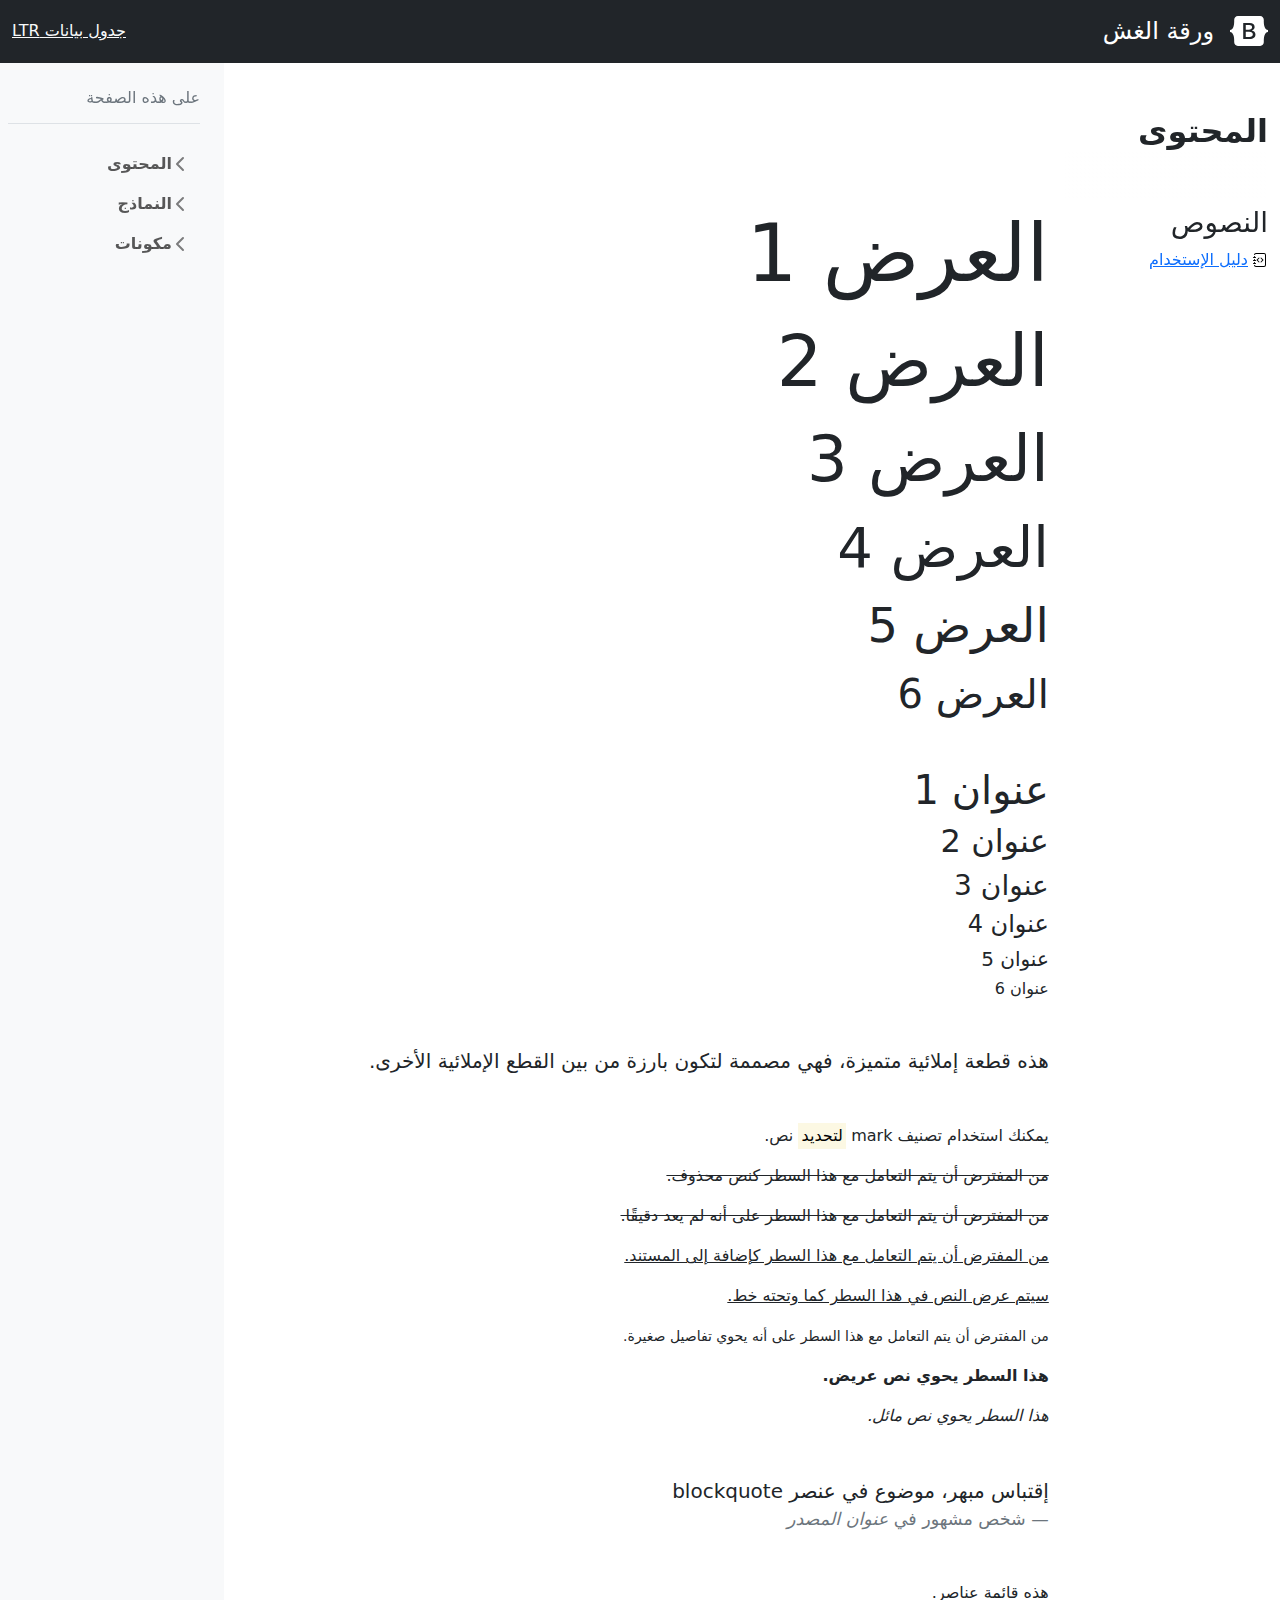
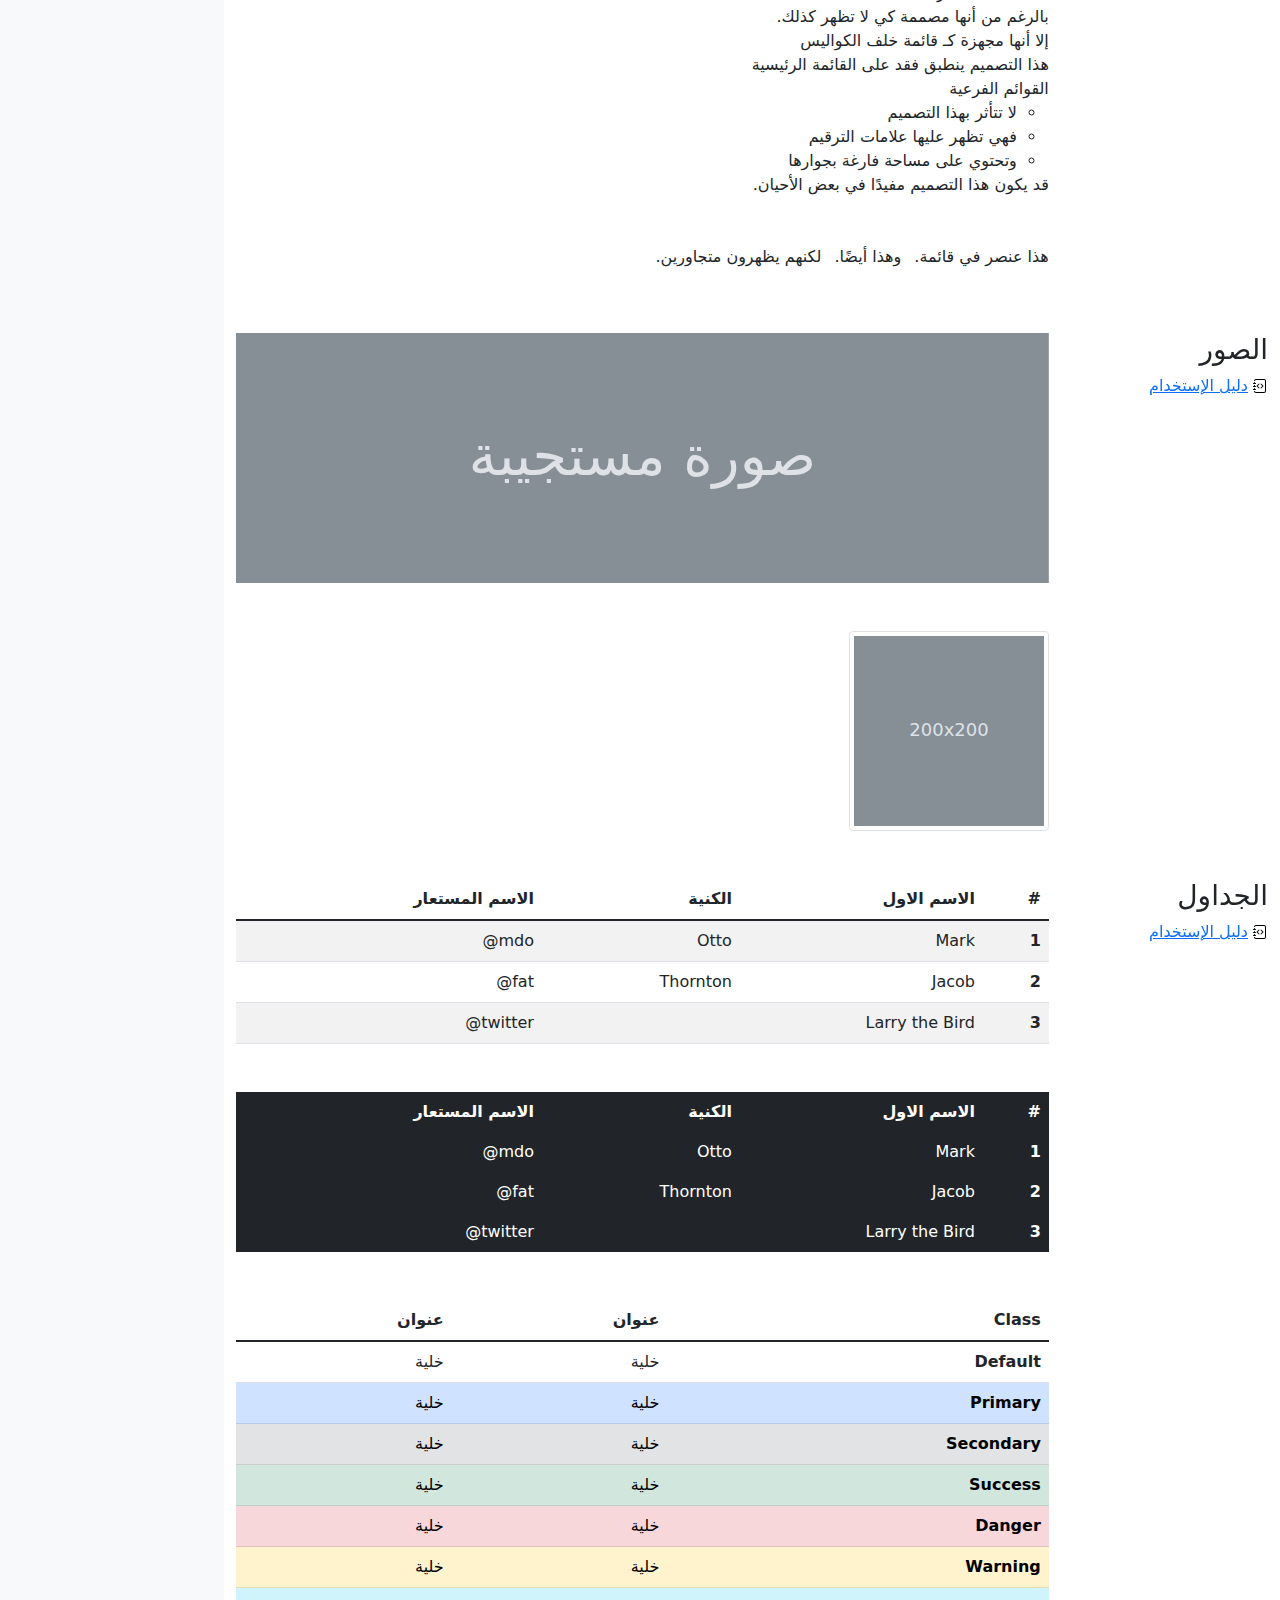
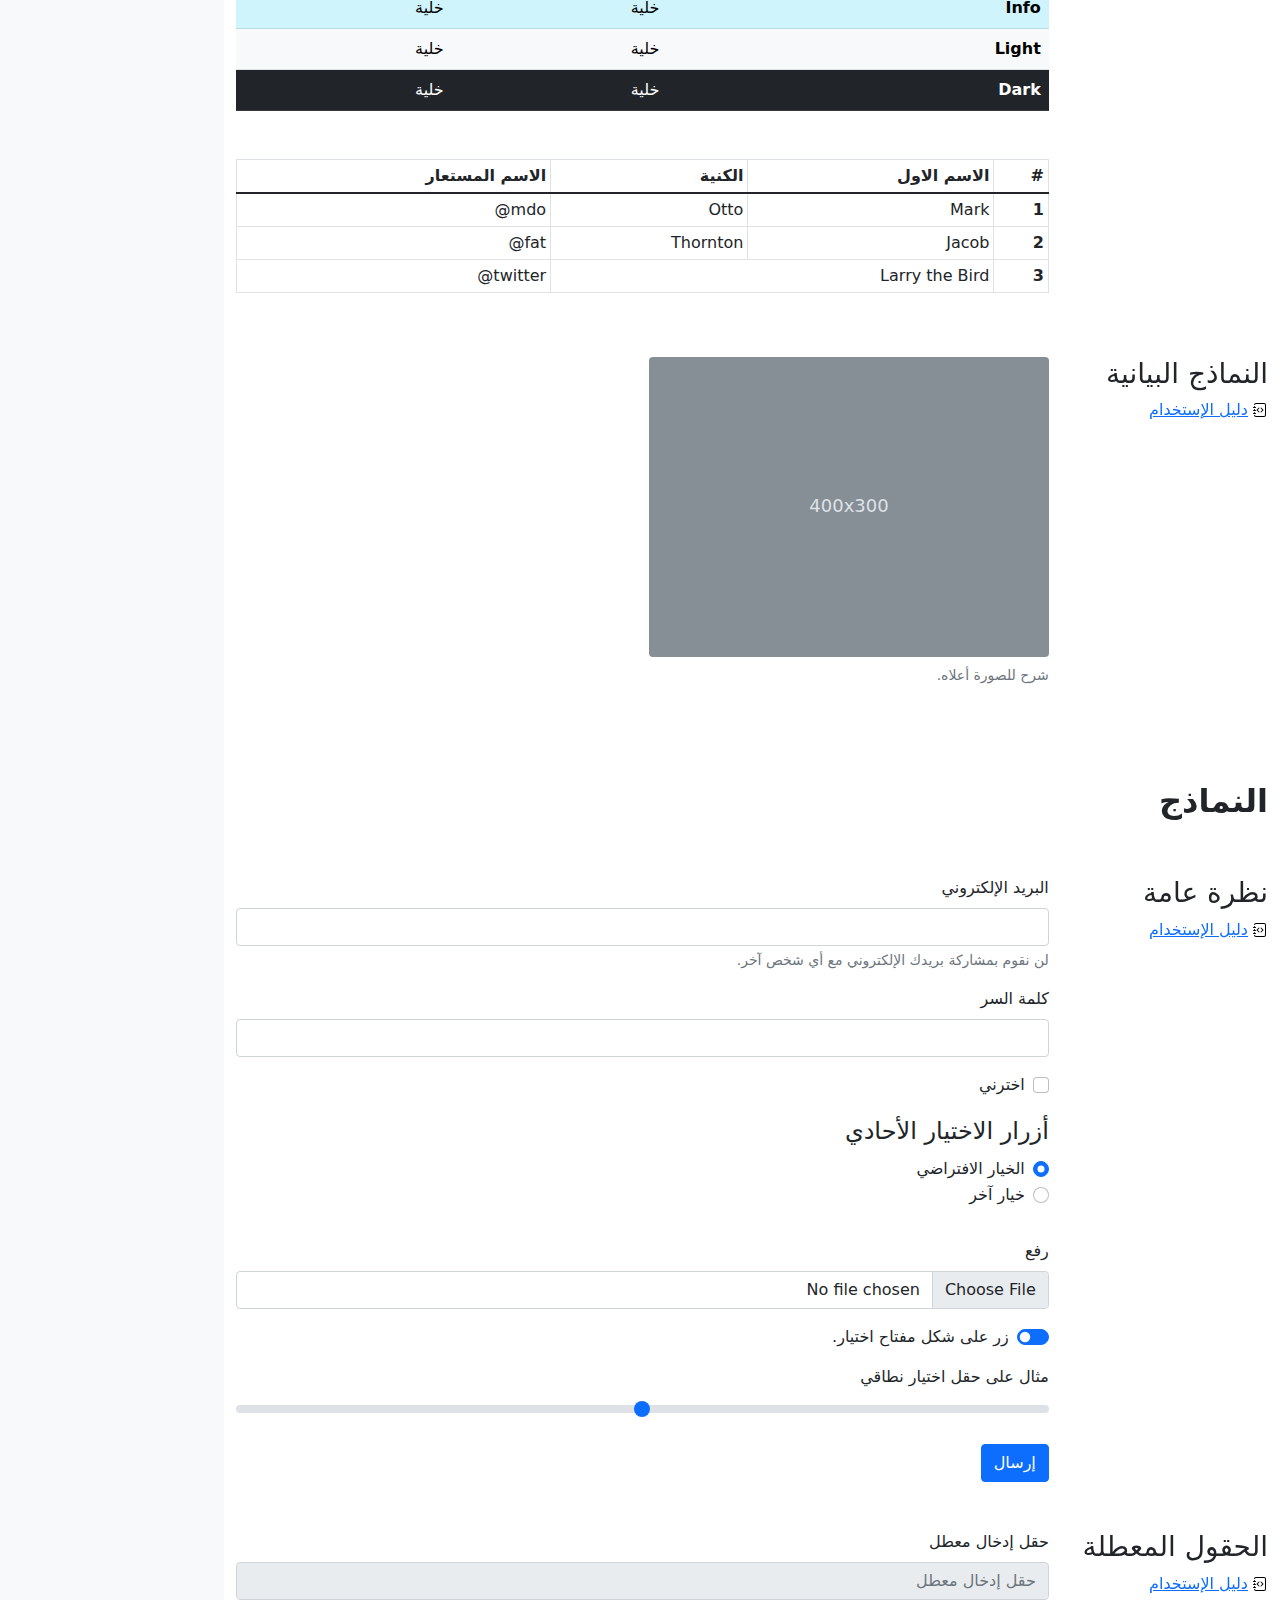
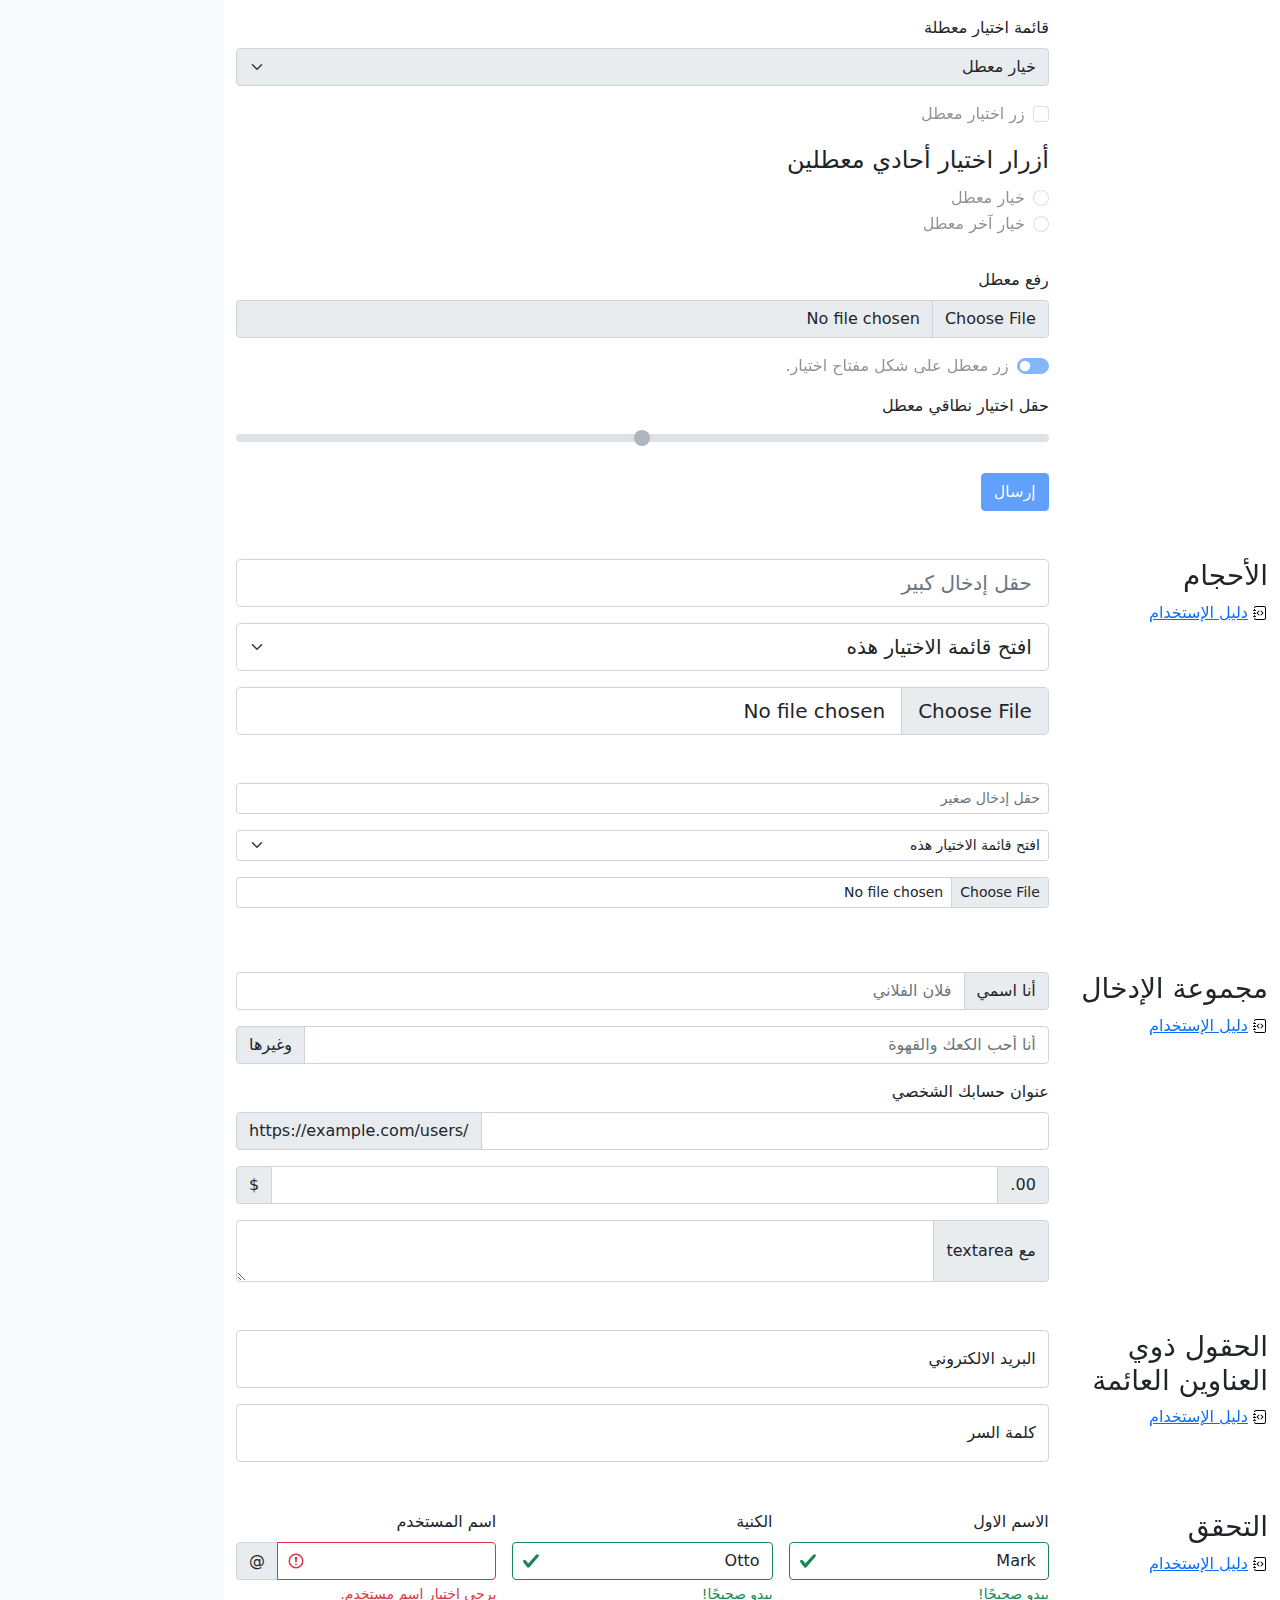
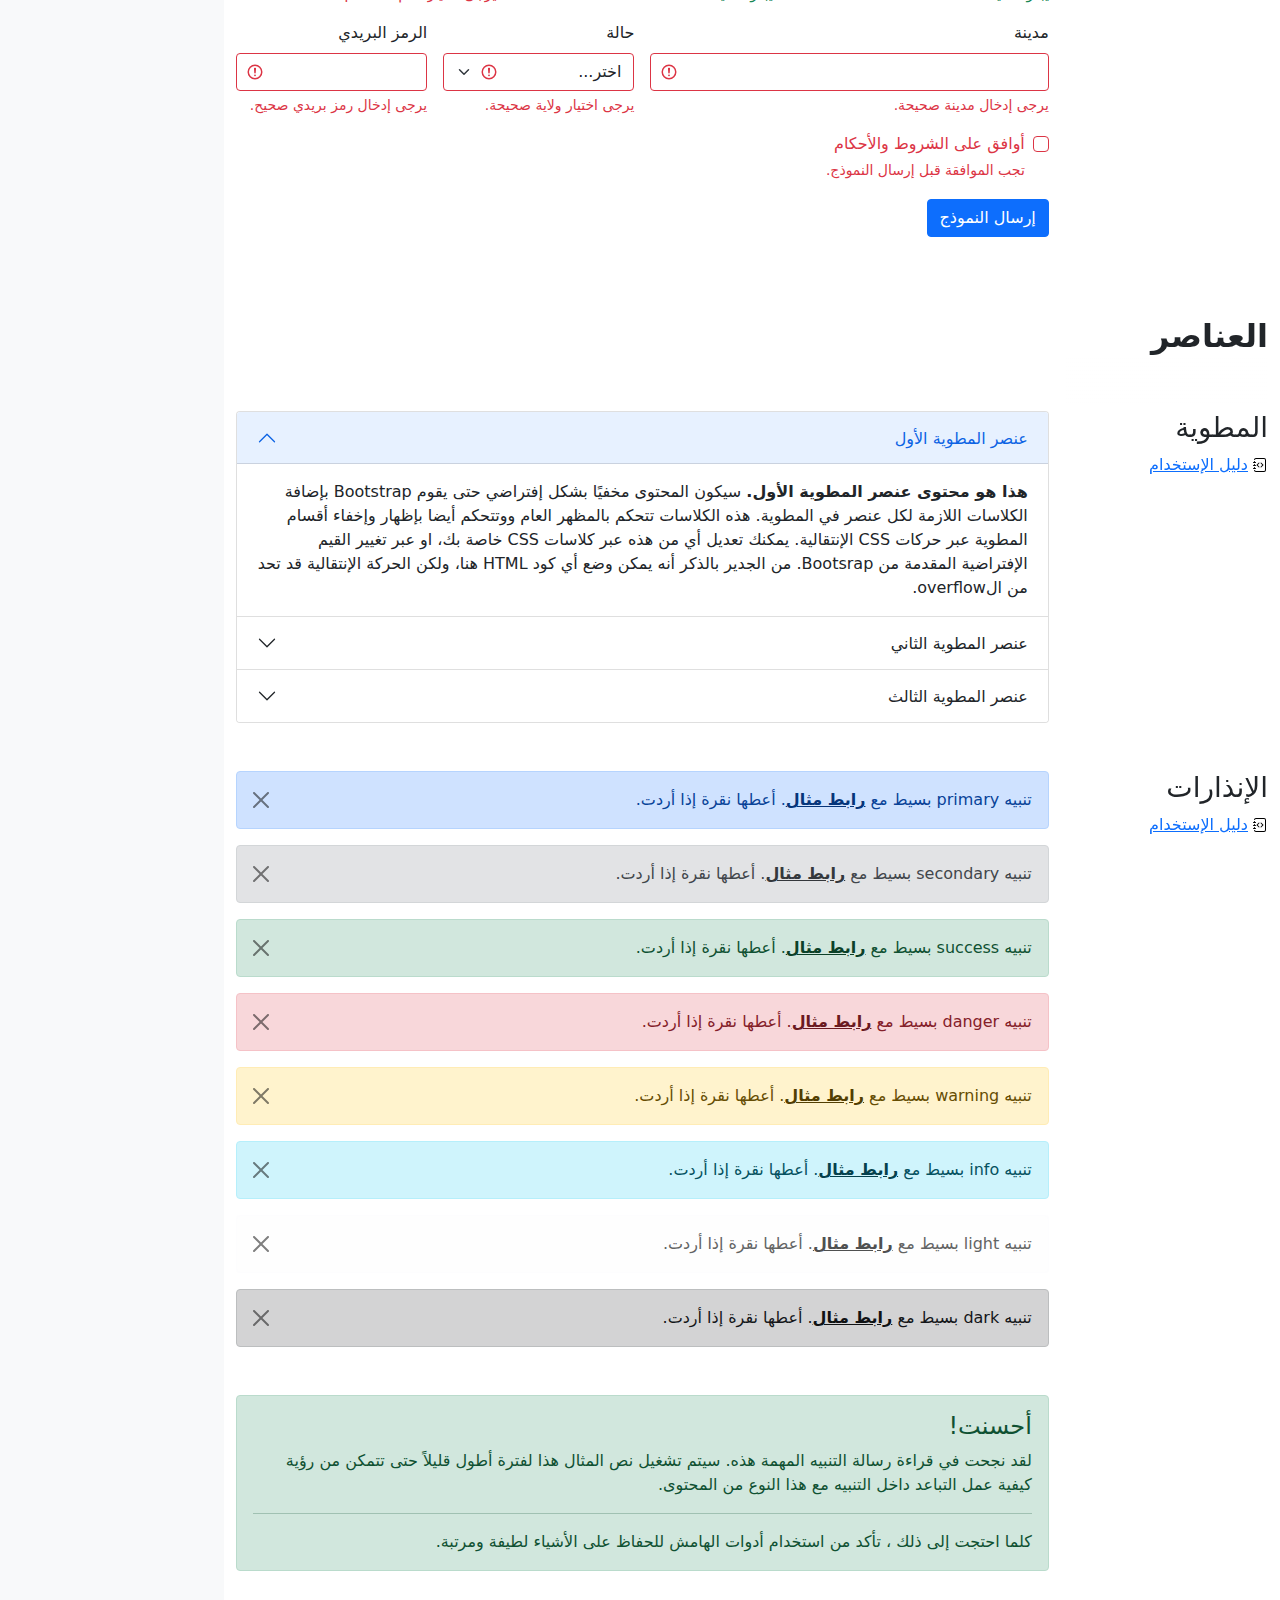
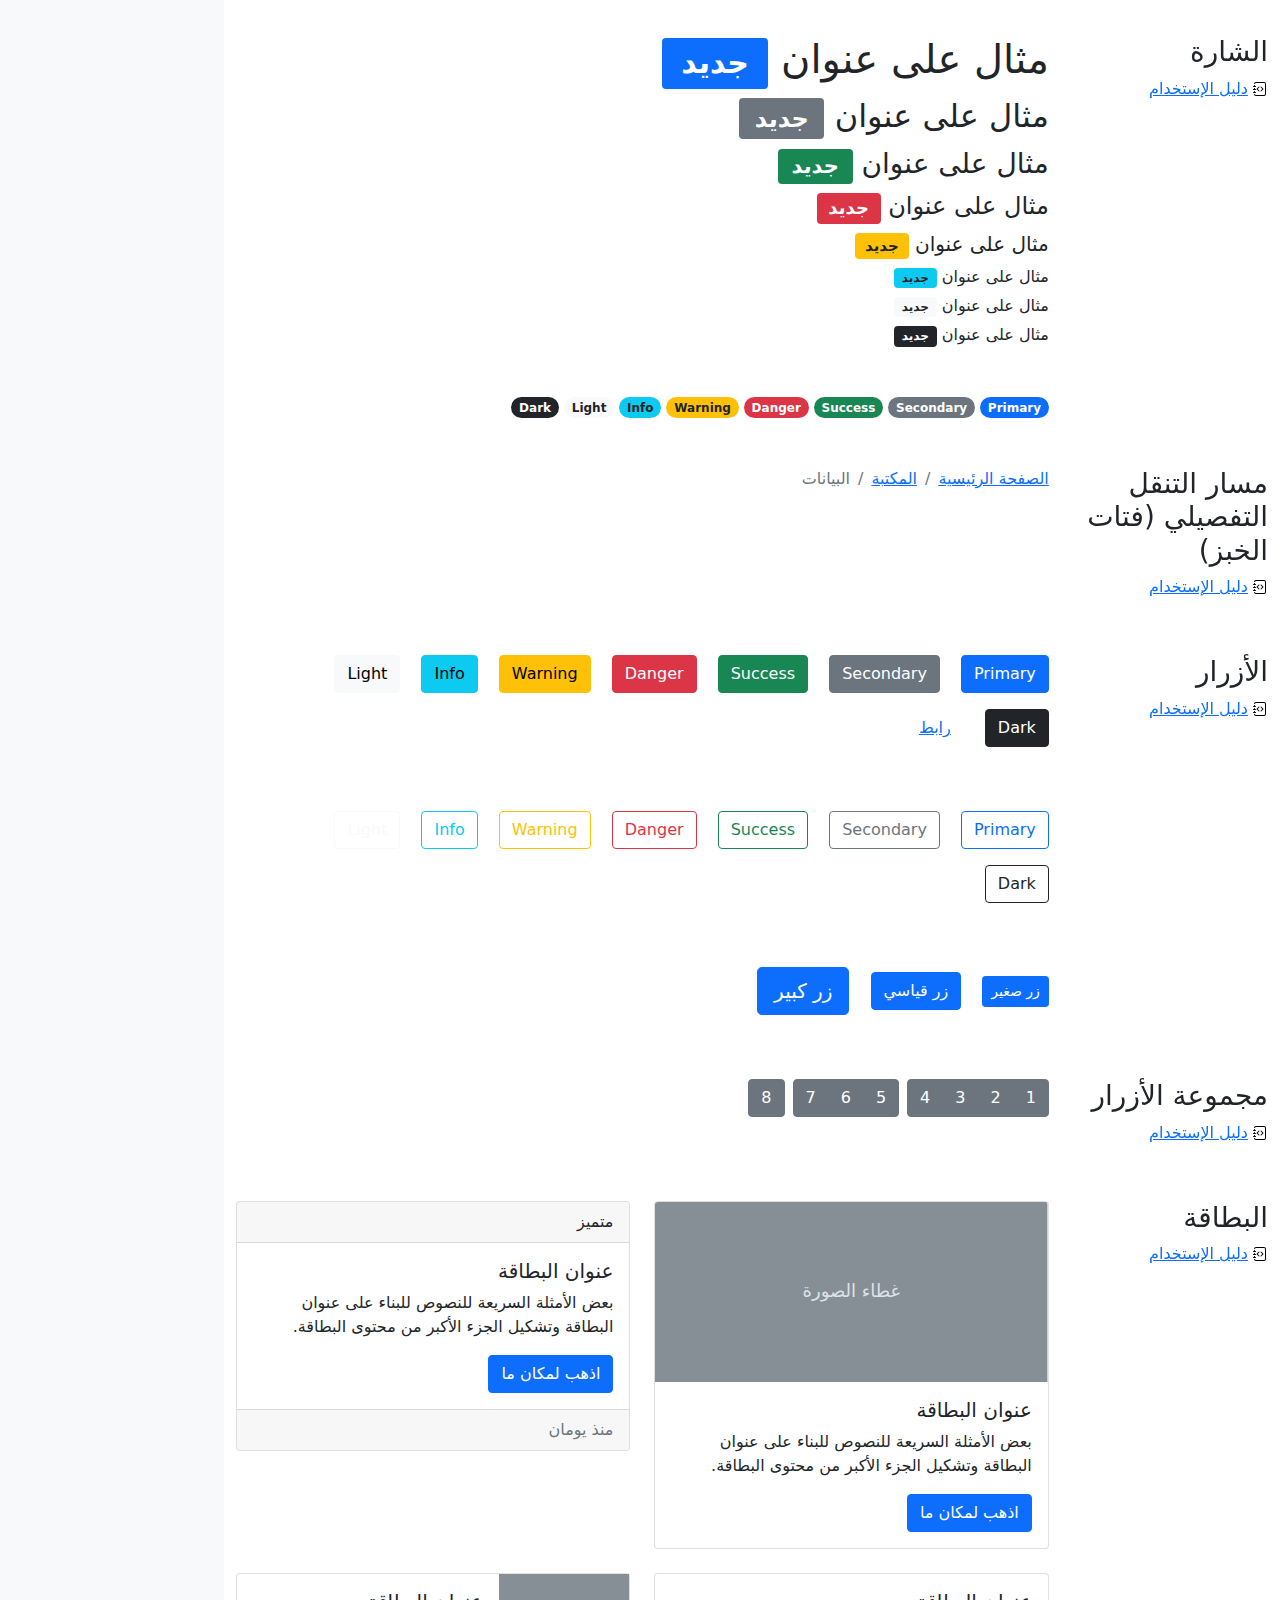
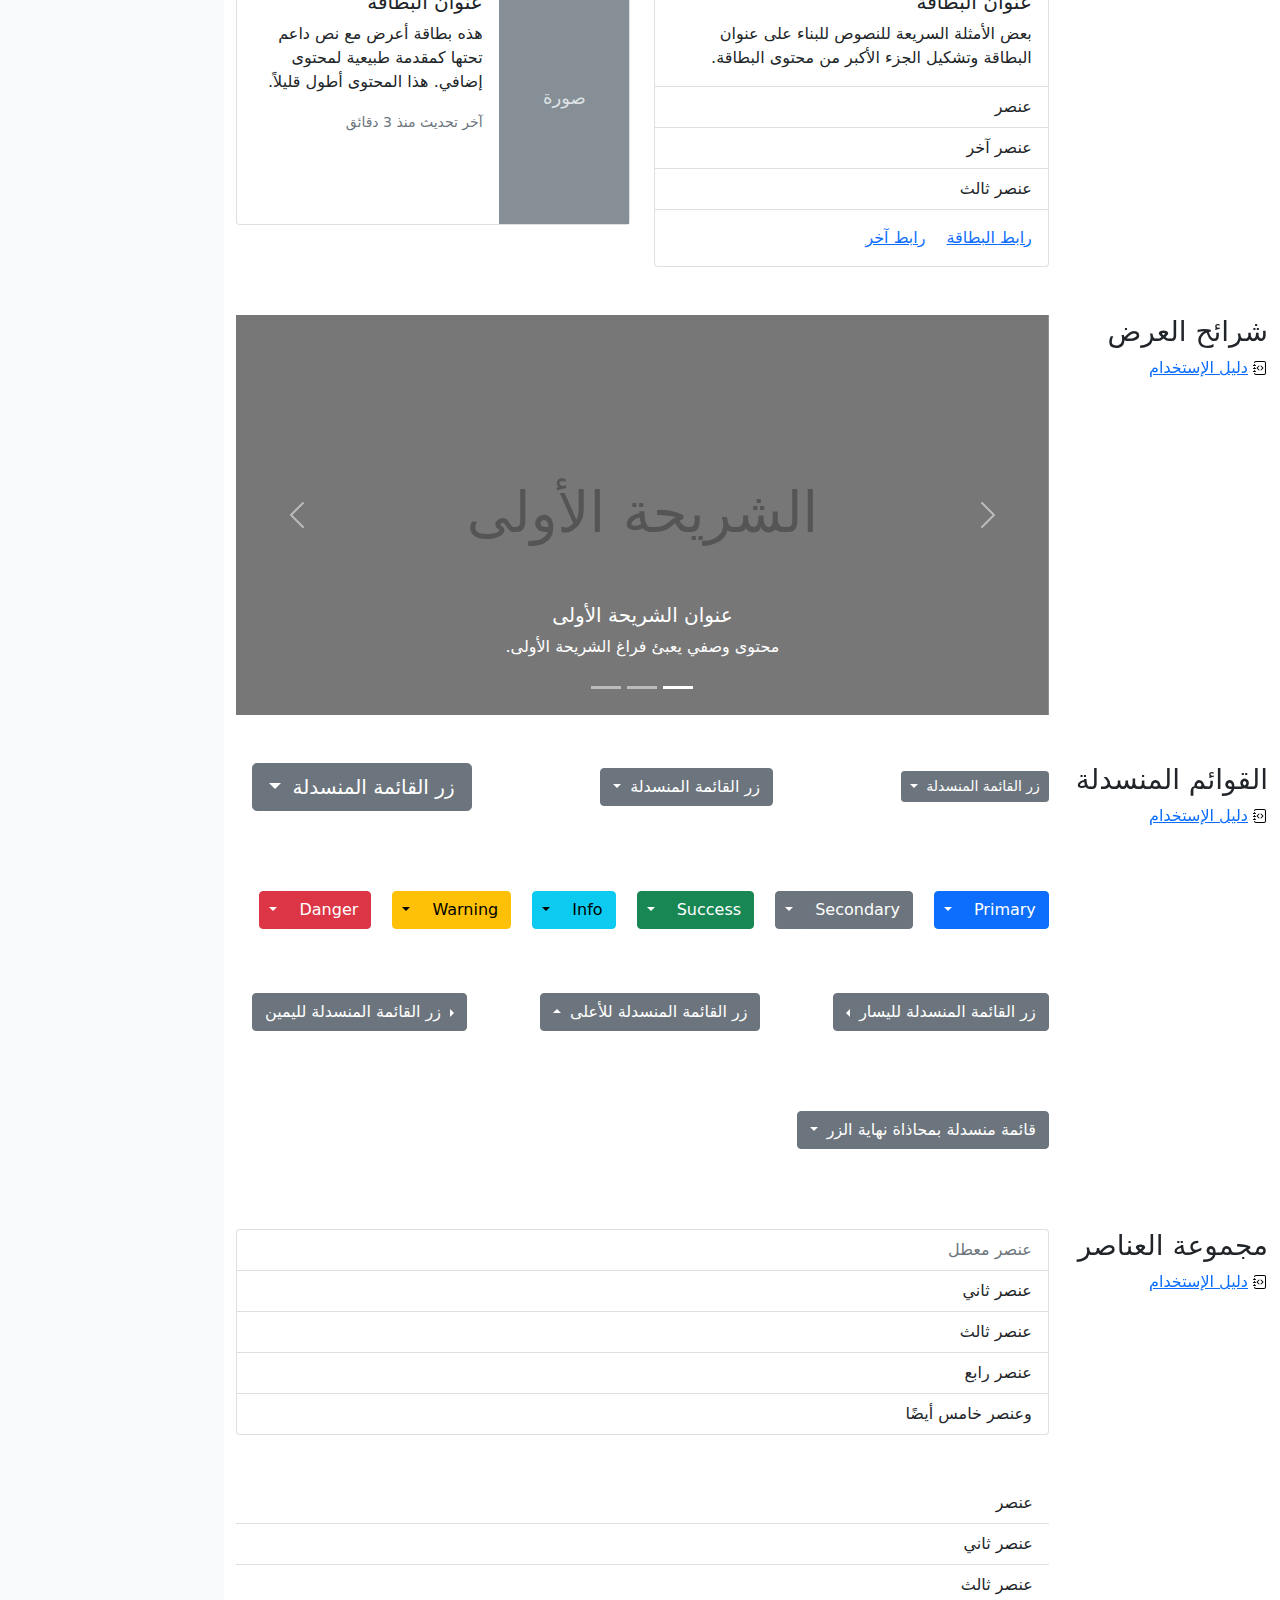
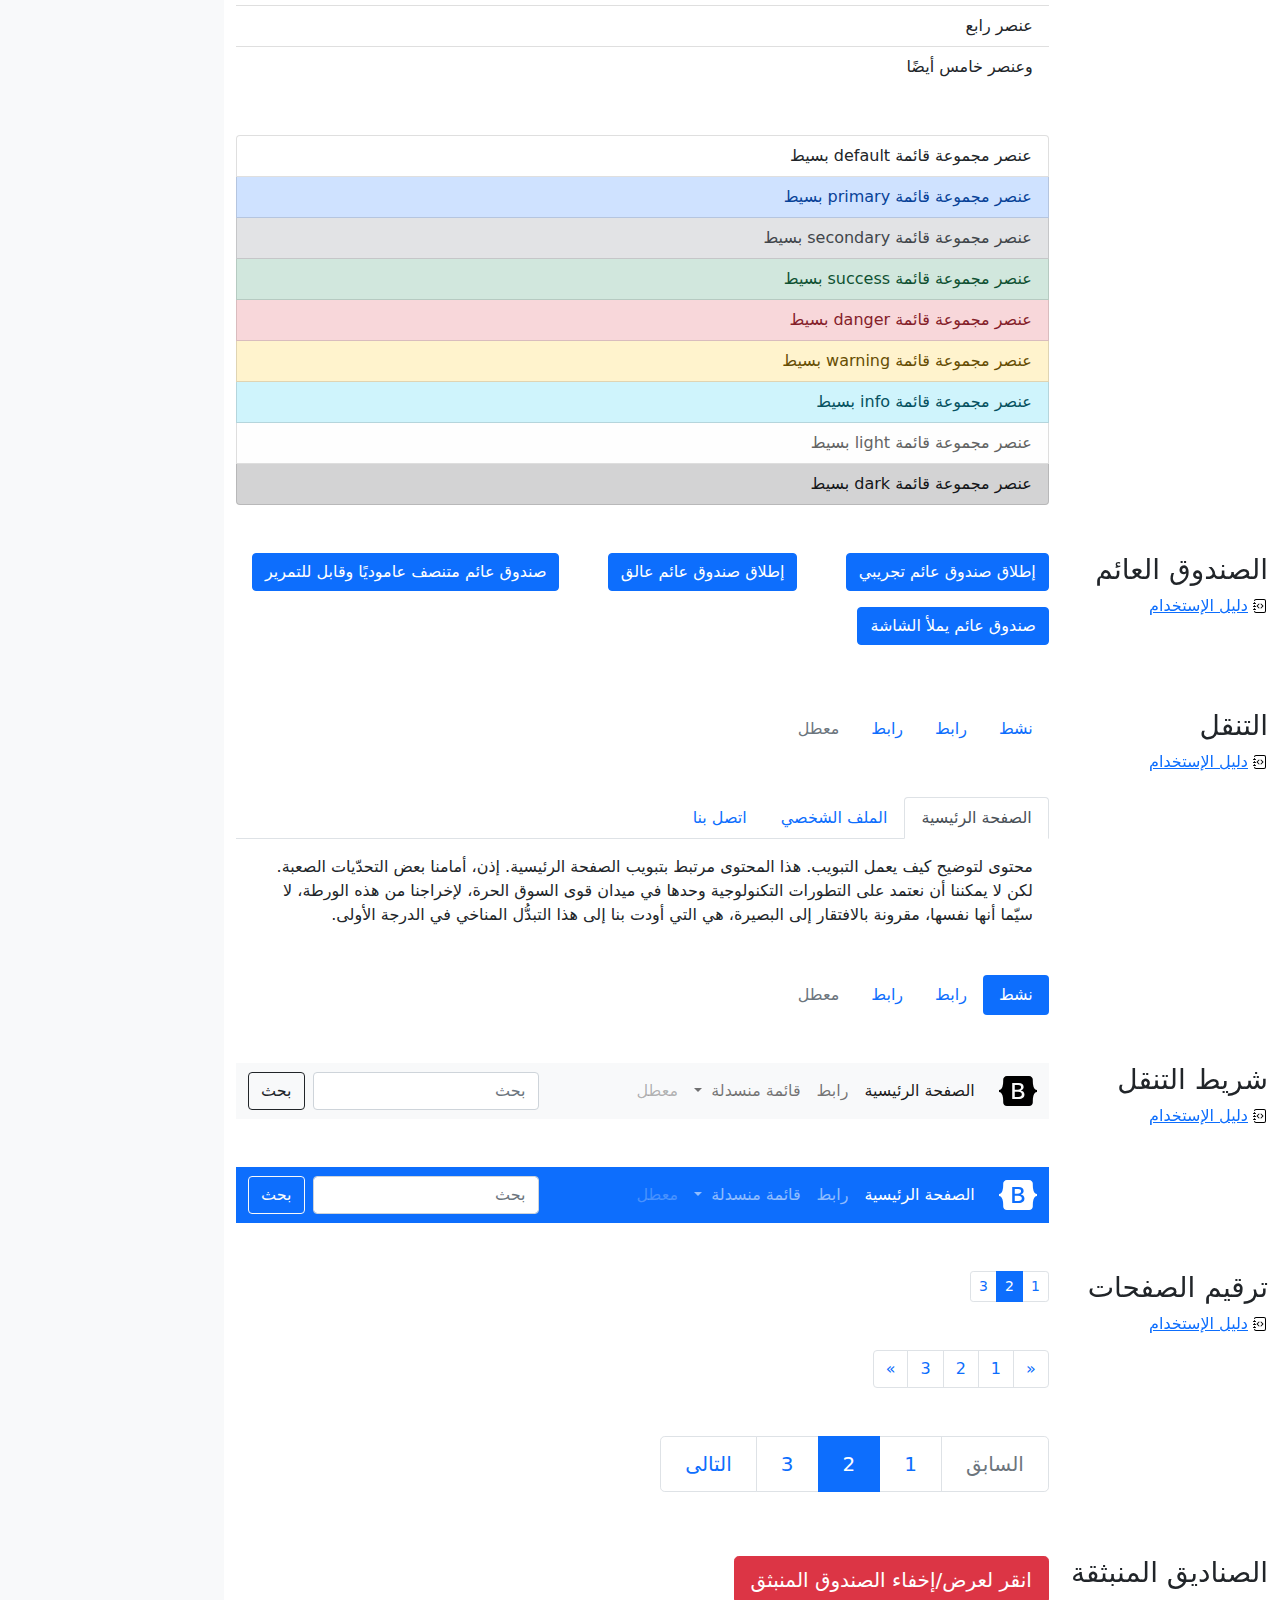
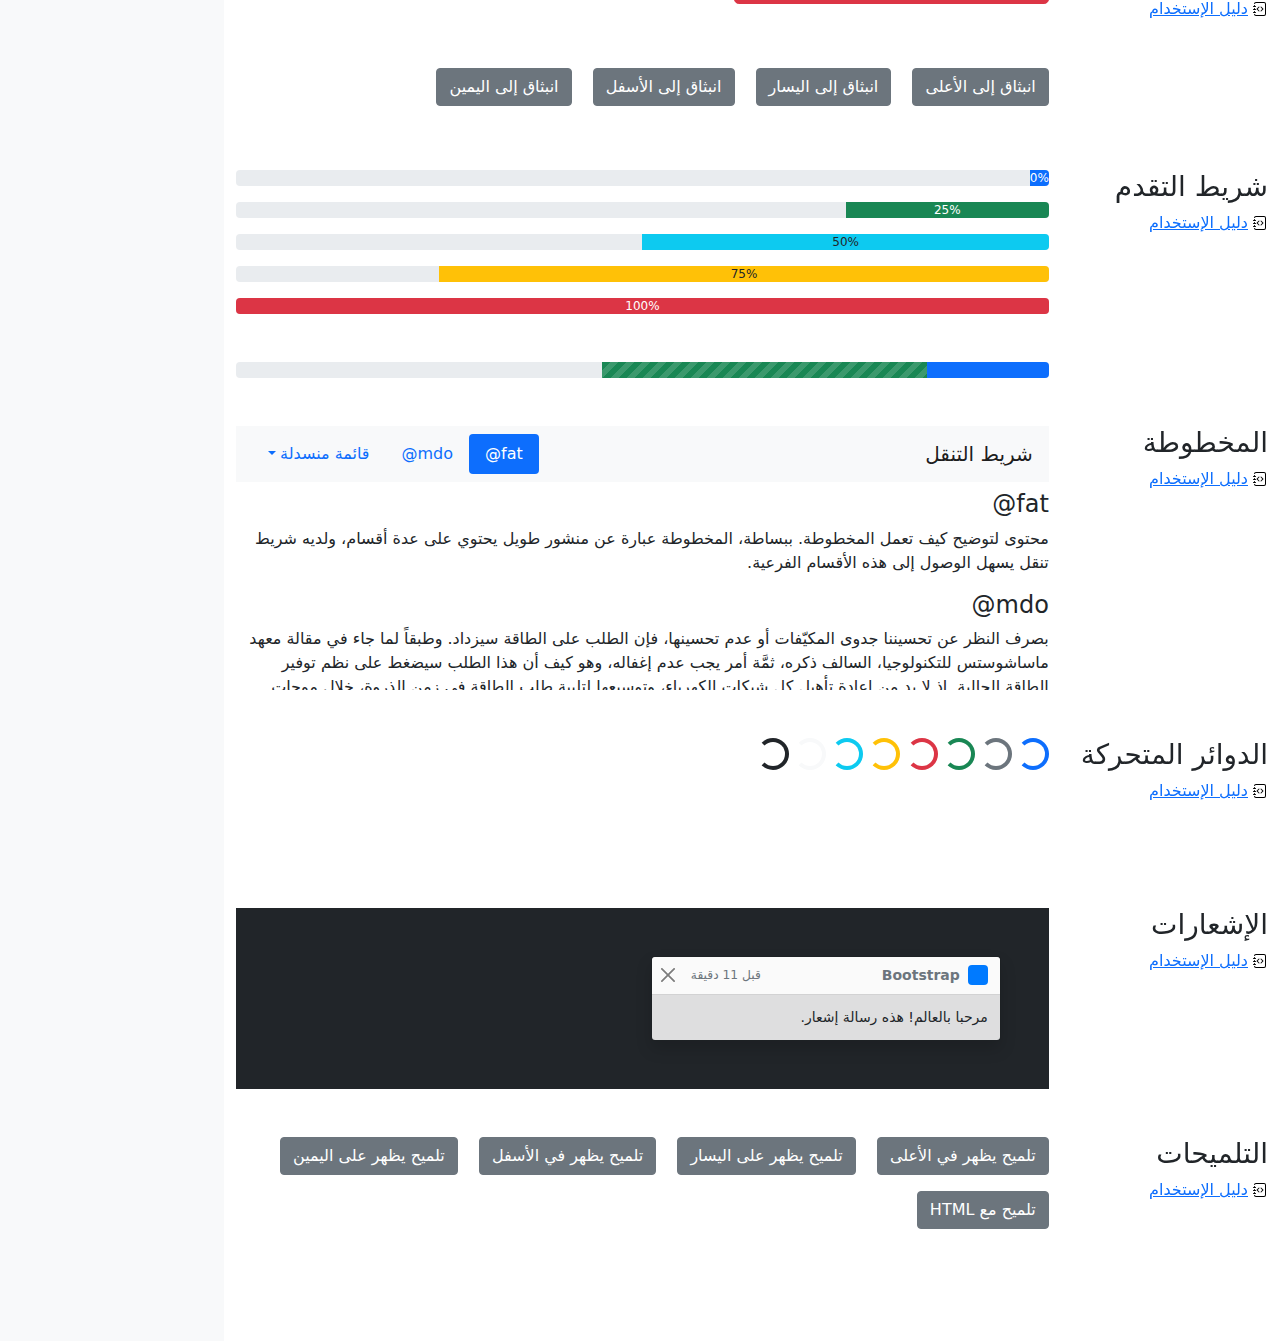
<file: cheatsheet-rtl/index.html>
<!doctype html>
<html lang="ar" dir="rtl">
  <head>
    <meta charset="utf-8">
    <meta name="viewport" content="width=device-width, initial-scale=1">
    <meta name="description" content="">
    <meta name="author" content="Mark Otto, Jacob Thornton, and Bootstrap contributors">
    <meta name="generator" content="Hugo 0.88.1">
    <title>ورقة الغش · Bootstrap v5.1</title>

    <link rel="canonical" href="https://getbootstrap.com/docs/5.1/examples/cheatsheet-rtl/">

    

    <!-- Bootstrap core CSS -->
<link href="../assets/dist/css/bootstrap.rtl.min.css" rel="stylesheet">

    <style>
      .bd-placeholder-img {
        font-size: 1.125rem;
        text-anchor: middle;
        -webkit-user-select: none;
        -moz-user-select: none;
        user-select: none;
      }

      @media (min-width: 768px) {
        .bd-placeholder-img-lg {
          font-size: 3.5rem;
        }
      }
    </style>

    
    <!-- Custom styles for this template -->
    <link href="../cheatsheet/cheatsheet.rtl.css" rel="stylesheet">
  </head>
  <body class="bg-light">
    
<header class="bd-header bg-dark py-3 d-flex align-items-stretch border-bottom border-dark">
  <div class="container-fluid d-flex align-items-center">
    <h1 class="d-flex align-items-center fs-4 text-white mb-0">
      <img src="../assets/brand/bootstrap-logo-white.svg" width="38" height="30" class="me-3" alt="Bootstrap">
      ورقة الغش
    </h1>
    <a href="../examples/cheatsheet/" class="ms-auto link-light" hreflang="en">جدول بيانات LTR</a>
  </div>
</header>
<aside class="bd-aside sticky-xl-top text-muted align-self-start mb-3 mb-xl-5 px-2">
  <h2 class="h6 pt-4 pb-3 mb-4 border-bottom">على هذه الصفحة</h2>
  <nav class="small" id="toc">
    <ul class="list-unstyled">
      <li class="my-2">
        <button class="btn d-inline-flex align-items-center collapsed" data-bs-toggle="collapse" aria-expanded="false" data-bs-target="#contents-collapse" aria-controls="contents-collapse">المحتوى</button>
        <ul class="list-unstyled ps-3 collapse" id="contents-collapse">
          <li><a class="d-inline-flex align-items-center rounded" href="#typography">النصوص</a></li>
          <li><a class="d-inline-flex align-items-center rounded" href="#images">الصور</a></li>
          <li><a class="d-inline-flex align-items-center rounded" href="#tables">الجداول</a></li>
          <li><a class="d-inline-flex align-items-center rounded" href="#figures">النماذج البيانية</a></li>
        </ul>
      </li>
      <li class="my-2">
        <button class="btn d-inline-flex align-items-center collapsed" data-bs-toggle="collapse" aria-expanded="false" data-bs-target="#forms-collapse" aria-controls="forms-collapse">النماذج</button>
        <ul class="list-unstyled ps-3 collapse" id="forms-collapse">
          <li><a class="d-inline-flex align-items-center rounded" href="#overview">نظرة عامة</a></li>
          <li><a class="d-inline-flex align-items-center rounded" href="#disabled-forms">الحقول المعطلة</a></li>
          <li><a class="d-inline-flex align-items-center rounded" href="#sizing">الأحجام</a></li>
          <li><a class="d-inline-flex align-items-center rounded" href="#input-group">مجموعة الإدخال</a></li>
          <li><a class="d-inline-flex align-items-center rounded" href="#floating-labels">الحقول ذوي العناوين العائمة</a></li>
          <li><a class="d-inline-flex align-items-center rounded" href="#validation">التحقق</a></li>
        </ul>
      </li>
      <li class="my-2">
        <button class="btn d-inline-flex align-items-center collapsed" data-bs-toggle="collapse" aria-expanded="false" data-bs-target="#components-collapse" aria-controls="components-collapse">مكونات</button>
        <ul class="list-unstyled ps-3 collapse" id="components-collapse">
          <li><a class="d-inline-flex align-items-center rounded" href="#accordion">المطوية</a></li>
          <li><a class="d-inline-flex align-items-center rounded" href="#alerts">الإنذارات</a></li>
          <li><a class="d-inline-flex align-items-center rounded" href="#badge">الشارة</a></li>
          <li><a class="d-inline-flex align-items-center rounded" href="#breadcrumb">مسار التنقل التفصيلي</a></li>
          <li><a class="d-inline-flex align-items-center rounded" href="#buttons">الأزرار</a></li>
          <li><a class="d-inline-flex align-items-center rounded" href="#button-group">مجموعة الأزرار</a></li>
          <li><a class="d-inline-flex align-items-center rounded" href="#card">البطاقة</a></li>
          <li><a class="d-inline-flex align-items-center rounded" href="#carousel">شرائح العرض</a></li>
          <li><a class="d-inline-flex align-items-center rounded" href="#dropdowns">القوائم المنسدلة</a></li>
          <li><a class="d-inline-flex align-items-center rounded" href="#list-group">مجموعة العناصر</a></li>
          <li><a class="d-inline-flex align-items-center rounded" href="#modal">الصندوق العائم</a></li>
          <li><a class="d-inline-flex align-items-center rounded" href="#navs">التنقل</a></li>
          <li><a class="d-inline-flex align-items-center rounded" href="#navbar">شريط التنقل</a></li>
          <li><a class="d-inline-flex align-items-center rounded" href="#pagination">ترقيم الصفحات</a></li>
          <li><a class="d-inline-flex align-items-center rounded" href="#popovers">الصناديق المنبثقة</a></li>
          <li><a class="d-inline-flex align-items-center rounded" href="#progress">شريط التقدم</a></li>
          <li><a class="d-inline-flex align-items-center rounded" href="#scrollspy">المخطوطة</a></li>
          <li><a class="d-inline-flex align-items-center rounded" href="#spinners">الدوائر المتحركة</a></li>
          <li><a class="d-inline-flex align-items-center rounded" href="#toasts">الإشعارات</a></li>
          <li><a class="d-inline-flex align-items-center rounded" href="#tooltips">التلميحات</a></li>
        </ul>
      </li>
    </ul>
  </nav>
</aside>
<div class="bd-cheatsheet container-fluid bg-body">
  <section id="content">
    <h2 class="sticky-xl-top fw-bold pt-3 pt-xl-5 pb-2 pb-xl-3">المحتوى</h2>

    <article class="my-3" id="typography">
      <div class="bd-heading sticky-xl-top align-self-start mt-5 mb-3 mt-xl-0 mb-xl-2">
        <h3>النصوص</h3>
        <a class="d-flex align-items-center" hreflang="en" href="../content/typography/">دليل الإستخدام</a>
      </div>

      <div>
        <div class="bd-example">
        <p class="display-1">العرض 1</p>
        <p class="display-2">العرض 2</p>
        <p class="display-3">العرض 3</p>
        <p class="display-4">العرض 4</p>
        <p class="display-5">العرض 5</p>
        <p class="display-6">العرض 6</p>
        </div>

        <div class="bd-example">
        <p class="h1">عنوان 1</p>
        <p class="h2">عنوان 2</p>
        <p class="h3">عنوان 3</p>
        <p class="h4">عنوان 4</p>
        <p class="h5">عنوان 5</p>
        <p class="h6">عنوان 6</p>
        </div>

        <div class="bd-example">
        <p class="lead">
          هذه قطعة إملائية متميزة، فهي مصممة لتكون بارزة من بين القطع الإملائية الأخرى.
        </p>
        </div>

        <div class="bd-example">
        <p>يمكنك استخدام تصنيف mark <mark>لتحديد</mark> نص.</p>
        <p><del>من المفترض أن يتم التعامل مع هذا السطر كنص محذوف.</del></p>
        <p><s>من المفترض أن يتم التعامل مع هذا السطر على أنه لم يعد دقيقًا.</s></p>
        <p><ins>من المفترض أن يتم التعامل مع هذا السطر كإضافة إلى المستند.</ins></p>
        <p><u>سيتم عرض النص في هذا السطر كما وتحته خط.</u></p>
        <p><small>من المفترض أن يتم التعامل مع هذا السطر على أنه يحوي تفاصيل صغيرة.</small></p>
        <p><strong>هذا السطر يحوي نص عريض.</strong></p>
        <p><em>هذا السطر يحوي نص مائل.</em></p>
        </div>

        <div class="bd-example">
        <blockquote class="blockquote">
          <p>إقتباس مبهر، موضوع في عنصر blockquote</p>
          <footer class="blockquote-footer">شخص مشهور في <cite title= "عنوان المصدر"> عنوان المصدر </cite></footer>
        </blockquote>
        </div>

        <div class="bd-example">
        <ul class="list-unstyled">
          <li>هذه قائمة عناصر.</li>
          <li>بالرغم من أنها مصممة كي لا تظهر كذلك.</li>
          <li>إلا أنها مجهزة كـ قائمة خلف الكواليس</li>
          <li>هذا التصميم ينطبق فقد على القائمة الرئيسية</li>
          <li>القوائم الفرعية
            <ul>
              <li>لا تتأثر بهذا التصميم</li>
              <li>فهي تظهر عليها علامات الترقيم</li>
              <li>وتحتوي على مساحة فارغة بجوارها</li>
            </ul>
          </li>
          <li>قد يكون هذا التصميم مفيدًا في بعض الأحيان.</li>
        </ul>
        </div>

        <div class="bd-example">
        <ul class="list-inline">
          <li class="list-inline-item">هذا عنصر في قائمة.</li>
          <li class="list-inline-item">وهذا أيضًا.</li>
          <li class="list-inline-item">لكنهم يظهرون متجاورين.</li>
        </ul>
        </div>
      </div>
    </article>
    <article class="my-3" id="images">
      <div class="bd-heading sticky-xl-top align-self-start mt-5 mb-3 mt-xl-0 mb-xl-2">
        <h3>الصور</h3>
        <a class="d-flex align-items-center" hreflang="en" href="../content/images/">دليل الإستخدام</a>
      </div>

      <div>
        <div class="bd-example">
        <svg class="bd-placeholder-img bd-placeholder-img-lg img-fluid" width="100%" height="250" xmlns="http://www.w3.org/2000/svg" role="img" aria-label="Placeholder: صورة مستجيبة" preserveAspectRatio="xMidYMid slice" focusable="false"><title>Placeholder</title><rect width="100%" height="100%" fill="#868e96"/><text x="50%" y="50%" fill="#dee2e6" dy=".3em">صورة مستجيبة</text></svg>

        </div>

        <div class="bd-example">
        <svg class="bd-placeholder-img img-thumbnail" width="200" height="200" xmlns="http://www.w3.org/2000/svg" role="img" aria-label="صورة عنصر نائب مربع عام مع حدود بيضاء حولها ، مما يجعلها تشبه صورة تم التقاطها بكاميرا فورية قديمة: 200x200" preserveAspectRatio="xMidYMid slice" focusable="false"><title>صورة عنصر نائب مربع عام مع حدود بيضاء حولها ، مما يجعلها تشبه صورة تم التقاطها بكاميرا فورية قديمة</title><rect width="100%" height="100%" fill="#868e96"/><text x="50%" y="50%" fill="#dee2e6" dy=".3em">200x200</text></svg>

        </div>
      </div>
    </article>
    <article class="my-3" id="tables">
      <div class="bd-heading sticky-xl-top align-self-start mt-5 mb-3 mt-xl-0 mb-xl-2">
        <h3>الجداول</h3>
        <a class="d-flex align-items-center" hreflang="en" href="../content/tables/">دليل الإستخدام</a>
      </div>

      <div>
        <div class="bd-example">
        <table class="table table-striped">
          <thead>
          <tr>
            <th scope="col">#</th>
            <th scope="col">الاسم الاول</th>
            <th scope="col">الكنية</th>
            <th scope="col">الاسم المستعار</th>
          </tr>
          </thead>
          <tbody>
          <tr>
            <th scope="row">1</th>
            <td>Mark</td>
            <td>Otto</td>
            <td><bdo lang="en" dir="ltr">@mdo</bdo></td>
          </tr>
          <tr>
            <th scope="row">2</th>
            <td>Jacob</td>
            <td>Thornton</td>
            <td><bdo lang="en" dir="ltr">@fat</bdo></td>
          </tr>
          <tr>
            <th scope="row">3</th>
            <td colspan="2">Larry the Bird</td>
            <td><bdo lang="en" dir="ltr">@twitter</bdo></td>
          </tr>
          </tbody>
        </table>
        </div>

        <div class="bd-example">
        <table class="table table-dark table-borderless">
          <thead>
          <tr>
            <th scope="col">#</th>
            <th scope="col">الاسم الاول</th>
            <th scope="col">الكنية</th>
            <th scope="col">الاسم المستعار</th>
          </tr>
          </thead>
          <tbody>
          <tr>
            <th scope="row">1</th>
            <td>Mark</td>
            <td>Otto</td>
            <td><bdo lang="en" dir="ltr">@mdo</bdo></td>
          </tr>
          <tr>
            <th scope="row">2</th>
            <td>Jacob</td>
            <td>Thornton</td>
            <td><bdo lang="en" dir="ltr">@fat</bdo></td>
          </tr>
          <tr>
            <th scope="row">3</th>
            <td colspan="2">Larry the Bird</td>
            <td><bdo lang="en" dir="ltr">@twitter</bdo></td>
          </tr>
          </tbody>
        </table>
        </div>

        <div class="bd-example">
        <table class="table table-hover">
          <thead>
          <tr>
            <th scope="col">Class</th>
            <th scope="col">عنوان</th>
            <th scope="col">عنوان</th>
          </tr>
          </thead>
          <tbody>
          <tr>
            <th scope="row">Default</th>
            <td>خلية</td>
            <td>خلية</td>
          </tr>
          
          <tr class="table-primary">
            <th scope="row">Primary</th>
            <td>خلية</td>
            <td>خلية</td>
          </tr>
          <tr class="table-secondary">
            <th scope="row">Secondary</th>
            <td>خلية</td>
            <td>خلية</td>
          </tr>
          <tr class="table-success">
            <th scope="row">Success</th>
            <td>خلية</td>
            <td>خلية</td>
          </tr>
          <tr class="table-danger">
            <th scope="row">Danger</th>
            <td>خلية</td>
            <td>خلية</td>
          </tr>
          <tr class="table-warning">
            <th scope="row">Warning</th>
            <td>خلية</td>
            <td>خلية</td>
          </tr>
          <tr class="table-info">
            <th scope="row">Info</th>
            <td>خلية</td>
            <td>خلية</td>
          </tr>
          <tr class="table-light">
            <th scope="row">Light</th>
            <td>خلية</td>
            <td>خلية</td>
          </tr>
          <tr class="table-dark">
            <th scope="row">Dark</th>
            <td>خلية</td>
            <td>خلية</td>
          </tr>
          </tbody>
        </table>
        </div>

        <div class="bd-example">
        <table class="table table-sm table-bordered">
          <thead>
          <tr>
            <th scope="col">#</th>
            <th scope="col">الاسم الاول</th>
            <th scope="col">الكنية</th>
            <th scope="col">الاسم المستعار</th>
          </tr>
          </thead>
          <tbody>
          <tr>
            <th scope="row">1</th>
            <td>Mark</td>
            <td>Otto</td>
            <td><bdo lang="en" dir="ltr">@mdo</bdo></td>
          </tr>
          <tr>
            <th scope="row">2</th>
            <td>Jacob</td>
            <td>Thornton</td>
            <td><bdo lang="en" dir="ltr">@fat</bdo></td>
          </tr>
          <tr>
            <th scope="row">3</th>
            <td colspan="2">Larry the Bird</td>
            <td><bdo lang="en" dir="ltr">@twitter</bdo></td>
          </tr>
          </tbody>
        </table>
        </div>
      </div>
    </article>
    <article class="my-3" id="figures">
      <div class="bd-heading sticky-xl-top align-self-start mt-5 mb-3 mt-xl-0 mb-xl-2">
        <h3>النماذج البيانية</h3>
        <a class="d-flex align-items-center" hreflang="en" href="../content/figures/">دليل الإستخدام</a>
      </div>

      <div>
        <div class="bd-example">
        <figure class="figure">
          <svg class="bd-placeholder-img figure-img img-fluid rounded" width="400" height="300" xmlns="http://www.w3.org/2000/svg" role="img" aria-label="Placeholder: 400x300" preserveAspectRatio="xMidYMid slice" focusable="false"><title>Placeholder</title><rect width="100%" height="100%" fill="#868e96"/><text x="50%" y="50%" fill="#dee2e6" dy=".3em">400x300</text></svg>

          <figcaption class="figure-caption">شرح للصورة أعلاه.</figcaption>
        </figure>
        </div>
      </div>
    </article>
  </section>

  <section id="forms">
    <h2 class="sticky-xl-top fw-bold pt-3 pt-xl-5 pb-2 pb-xl-3">النماذج</h2>

    <article class="my-3" id="overview">
      <div class="bd-heading sticky-xl-top align-self-start mt-5 mb-3 mt-xl-0 mb-xl-2">
        <h3>نظرة عامة</h3>
        <a class="d-flex align-items-center" hreflang="en" href="../forms/overview/">دليل الإستخدام</a>
      </div>

      <div>
        <div class="bd-example">
        <form>
          <div class="mb-3">
            <label for="exampleInputEmail1" class="form-label">البريد الإلكتروني</label>
            <input type="email" class="form-control" id="exampleInputEmail1" aria-describedby="emailHelp">
            <div id="emailHelp" class="form-text">لن نقوم بمشاركة بريدك الإلكتروني مع أي شخص آخر.</div>
          </div>
          <div class="mb-3">
            <label for="exampleInputPassword1" class="form-label">كلمة السر</label>
            <input type="password" class="form-control" id="exampleInputPassword1">
          </div>
          <div class="mb-3 form-check">
            <input type="checkbox" class="form-check-input" id="exampleCheck1">
            <label class="form-check-label" for="exampleCheck1">اخترني</label>
          </div>
          <fieldset class="mb-3">
            <legend>أزرار الاختيار الأحادي</legend>
            <div class="form-check">
              <input type="radio" name="radios" class="form-check-input" id="exampleRadio1" checked>
              <label class="form-check-label" for="exampleRadio1">الخيار الافتراضي</label>
            </div>
            <div class="mb-3 form-check">
              <input type="radio" name="radios" class="form-check-input" id="exampleRadio2">
              <label class="form-check-label" for="exampleRadio2">خيار آخر</label>
            </div>
          </fieldset>
          <div class="mb-3">
            <label class="form-label" for="customFile">رفع</label>
            <input type="file" class="form-control" id="customFile">
          </div>
          <div class="mb-3 form-check form-switch">
            <input class="form-check-input" type="checkbox" role="switch" id="flexSwitchCheckChecked" checked>
            <label class="form-check-label" for="flexSwitchCheckChecked">زر على شكل مفتاح اختيار.</label>
          </div>
          <div class="mb-3">
            <label for="customRange3" class="form-label">مثال على حقل اختيار نطاقي</label>
            <input type="range" class="form-range" min="0" max="5" step="0.5" id="customRange3">
          </div>
          <button type="submit" class="btn btn-primary">إرسال</button>
        </form>
        </div>
      </div>
    </article>
    <article class="my-3" id="disabled-forms">
      <div class="bd-heading sticky-xl-top align-self-start mt-5 mb-3 mt-xl-0 mb-xl-2">
        <h3>الحقول المعطلة</h3>
        <a class="d-flex align-items-center" hreflang="en" href="../forms/overview/#disabled-forms">دليل الإستخدام</a>
      </div>

      <div>
        <div class="bd-example">
        <form>
          <fieldset disabled aria-label="مثال على مجموعة الحقول المعطلة">
            <div class="mb-3">
              <label for="disabledTextInput" class="form-label">حقل إدخال معطل</label>
              <input type="text" id="disabledTextInput" class="form-control" placeholder="حقل إدخال معطل">
            </div>
            <div class="mb-3">
              <label for="disabledSelect" class="form-label">قائمة اختيار معطلة</label>
              <select id="disabledSelect" class="form-select">
                <option>خيار معطل</option>
              </select>
            </div>
            <div class="mb-3">
              <div class="form-check">
                <input class="form-check-input" type="checkbox" id="disabledFieldsetCheck" disabled>
                <label class="form-check-label" for="disabledFieldsetCheck">
                  زر اختيار معطل
                </label>
              </div>
            </div>
            <fieldset class="mb-3">
              <legend>أزرار اختيار أحادي معطلين</legend>
              <div class="form-check">
                <input type="radio" name="radios" class="form-check-input" id="disabledRadio1" disabled>
                <label class="form-check-label" for="disabledRadio1">خيار معطل</label>
              </div>
              <div class="mb-3 form-check">
                <input type="radio" name="radios" class="form-check-input" id="disabledRadio2" disabled>
                <label class="form-check-label" for="disabledRadio2">خيار آخر معطل</label>
              </div>
            </fieldset>
            <div class="mb-3">
              <label class="form-label" for="disabledCustomFile">رفع معطل</label>
              <input type="file" class="form-control" id="disabledCustomFile" disabled>
            </div>
            <div class="mb-3 form-check form-switch">
              <input class="form-check-input" type="checkbox" role="switch" id="disabledSwitchCheckChecked" checked disabled>
              <label class="form-check-label" for="disabledSwitchCheckChecked">زر معطل على شكل مفتاح اختيار.</label>
            </div>
            <div class="mb-3">
              <label for="disabledRange" class="form-label">حقل اختيار نطاقي معطل</label>
              <input type="range" class="form-range" min="0" max="5" step="0.5" id="disabledRange">
            </div>
            <button type="submit" class="btn btn-primary">إرسال</button>
          </fieldset>
        </form>
        </div>
      </div>
    </article>
    <article class="my-3" id="sizing">
      <div class="bd-heading sticky-xl-top align-self-start mt-5 mb-3 mt-xl-0 mb-xl-2">
        <h3>الأحجام</h3>
        <a class="d-flex align-items-center" hreflang="en" href="../forms/form-control/#sizing">دليل الإستخدام</a>
      </div>

      <div>
        <div class="bd-example">
        <div class="mb-3">
          <input class="form-control form-control-lg" type="text" placeholder="حقل إدخال كبير" aria-label=".form-control-lg مثال">
        </div>
        <div class="mb-3">
          <select class="form-select form-select-lg mb-3" aria-label=".form-select-lg مثال">
            <option selected>افتح قائمة الاختيار هذه</option>
            <option value="1">واحد</option>
            <option value="2">اثنان</option>
            <option value="3">ثلاثة</option>
          </select>
        </div>
        <div class="mb-3">
          <input type="file" class="form-control form-control-lg" aria-label="مثال على إدخال ملف كبير">
        </div>
        </div>

        <div class="bd-example">
        <div class="mb-3">
          <input class="form-control form-control-sm" type="text" placeholder="حقل إدخال صغير" aria-label=".form-control-sm مثال">
        </div>
        <div class="mb-3">
          <select class="form-select form-select-sm" aria-label=".form-select-sm مثال">
            <option selected>افتح قائمة الاختيار هذه</option>
            <option value="1">واحد</option>
            <option value="2">اثنان</option>
            <option value="3">ثلاثة</option>
          </select>
        </div>
        <div class="mb-3">
          <input type="file" class="form-control form-control-sm" aria-label="مثال على إدخال ملف صغير">
        </div>
        </div>
      </div>
    </article>
    <article class="my-3" id="input-group">
      <div class="bd-heading sticky-xl-top align-self-start mt-5 mb-3 mt-xl-0 mb-xl-2">
        <h3>مجموعة الإدخال</h3>
        <a class="d-flex align-items-center" hreflang="en" href="../forms/input-group/">دليل الإستخدام</a>
      </div>

      <div>
        <div class="bd-example">
        <div class="input-group mb-3">
          <span class="input-group-text" id="basic-addon1">أنا اسمي</span>
          <input type="text" class="form-control" placeholder="فلان الفلاني" aria-label="الاسم" aria-describedby="basic-addon1">
        </div>
        <div class="input-group mb-3">
          <input type="text" class="form-control" placeholder="أنا أحب الكعك والقهوة" aria-label="الطعام المفضل" aria-describedby="basic-addon2">
          <span class="input-group-text" id="basic-addon2">وغيرها</span>
        </div>
        <label for="basic-url" class="form-label">عنوان حسابك الشخصي</label>
        <div class="input-group mb-3">
          <input type="text" class="form-control" id="basic-url" aria-describedby="basic-addon3">
          <span class="input-group-text" id="basic-addon3"><bdo lang="en" dir="ltr">https://example.com/users/</bdo></span>
        </div>
        <div class="input-group mb-3">
          <span class="input-group-text"><bdo lang="en" dir="ltr">.00</bdo></span>
          <input type="text" class="form-control" aria-label="المبلغ (لأقرب دولار)">
          <span class="input-group-text">$</span>
        </div>
        <div class="input-group">
          <span class="input-group-text">مع textarea</span>
          <textarea class="form-control" aria-label="مع textarea"></textarea>
        </div>
        </div>
      </div>
    </article>
    <article class="my-3" id="floating-labels">
      <div class="bd-heading sticky-xl-top align-self-start mt-5 mb-3 mt-xl-0 mb-xl-2">
        <h3>الحقول ذوي العناوين العائمة</h3>
        <a class="d-flex align-items-center" href="../forms/floating-labels/">دليل الإستخدام</a>
      </div>

      <div>
        <div class="bd-example">
        <form>
          <div class="form-floating mb-3">
            <input type="email" class="form-control" id="floatingInput" placeholder="name@example.com">
            <label for="floatingInput">البريد الالكتروني</label>
          </div>
          <div class="form-floating">
            <input type="password" class="form-control" id="floatingPassword" placeholder="كلمة السر">
            <label for="floatingPassword">كلمة السر</label>
          </div>
        </form>
        </div>
      </div>
    </article>
    <article class="my-3" id="validation">
      <div class="bd-heading sticky-xl-top align-self-start mt-5 mb-3 mt-xl-0 mb-xl-2">
        <h3>التحقق</h3>
        <a class="d-flex align-items-center" hreflang="en" href="../forms/validation/">دليل الإستخدام</a>
      </div>

      <div>
        <div class="bd-example">
        <form class="row g-3">
          <div class="col-md-4">
            <label for="validationServer01" class="form-label">الاسم الاول</label>
            <input type="text" class="form-control is-valid" id="validationServer01" value="Mark" required>
            <div class="valid-feedback">
              يبدو صحيحًا!
            </div>
          </div>
          <div class="col-md-4">
            <label for="validationServer02" class="form-label">الكنية</label>
            <input type="text" class="form-control is-valid" id="validationServer02" value="Otto" required>
            <div class="valid-feedback">
              يبدو صحيحًا!
            </div>
          </div>
          <div class="col-md-4">
            <label for="validationServerUsername" class="form-label">اسم المستخدم</label>
            <div class="input-group has-validation">
              <input type="text" class="form-control is-invalid" id="validationServerUsername" aria-describedby="inputGroupPrepend3" required>
              <span class="input-group-text" id="inputGroupPrepend3">@</span>
              <div class="invalid-feedback">
                يرجى اختيار اسم مستخدم.
              </div>
            </div>
          </div>
          <div class="col-md-6">
            <label for="validationServer03" class="form-label">مدينة</label>
            <input type="text" class="form-control is-invalid" id="validationServer03" required>
            <div class="invalid-feedback">
              يرجى إدخال مدينة صحيحة.
            </div>
          </div>
          <div class="col-md-3">
            <label for="validationServer04" class="form-label">حالة</label>
            <select class="form-select is-invalid" id="validationServer04" required>
              <option selected disabled value="">اختر...</option>
              <option>...</option>
            </select>
            <div class="invalid-feedback">
              يرجى اختيار ولاية صحيحة.
            </div>
          </div>
          <div class="col-md-3">
            <label for="validationServer05" class="form-label">الرمز البريدي</label>
            <input type="text" class="form-control is-invalid" id="validationServer05" required>
            <div class="invalid-feedback">
              يرجى إدخال رمز بريدي صحيح.
            </div>
          </div>
          <div class="col-12">
            <div class="form-check">
              <input class="form-check-input is-invalid" type="checkbox" value="" id="invalidCheck3" required>
              <label class="form-check-label" for="invalidCheck3">
                أوافق على الشروط والأحكام
              </label>
              <div class="invalid-feedback">
                تجب الموافقة قبل إرسال النموذج.
              </div>
            </div>
          </div>
          <div class="col-12">
            <button class="btn btn-primary" type="submit">إرسال النموذج</button>
          </div>
        </form>
        </div>
      </div>
    </article>
  </section>

  <section id="components">
    <h2 class="sticky-xl-top fw-bold pt-3 pt-xl-5 pb-2 pb-xl-3">العناصر</h2>

    <article class="my-3" id="accordion">
      <div class="bd-heading sticky-xl-top align-self-start mt-5 mb-3 mt-xl-0 mb-xl-2">
        <h3>المطوية</h3>
        <a class="d-flex align-items-center" hreflang="en" href="../components/accordion/">دليل الإستخدام</a>
      </div>

      <div>
        <div class="bd-example">
        <div class="accordion" id="accordionExample">
          <div class="accordion-item">
            <h4 class="accordion-header" id="headingOne">
              <button class="accordion-button" type="button" data-bs-toggle="collapse" data-bs-target="#collapseOne" aria-expanded="true" aria-controls="collapseOne">
                عنصر المطوية الأول
              </button>
            </h4>
            <div id="collapseOne" class="accordion-collapse collapse show" aria-labelledby="headingOne" data-bs-parent="#accordionExample">
              <div class="accordion-body">
                <strong>هذا هو محتوى عنصر المطوية الأول.</strong> سيكون المحتوى مخفيًا بشكل إفتراضي حتى يقوم Bootstrap بإضافة الكلاسات اللازمة لكل عنصر في المطوية. هذه الكلاسات تتحكم بالمظهر العام ووتتحكم أيضا بإظهار وإخفاء أقسام المطوية عبر حركات CSS الإنتقالية. يمكنك تعديل أي من هذه عبر كلاسات CSS خاصة بك، او عبر تغيير القيم الإفتراضية المقدمة من Bootsrap. من الجدير بالذكر أنه يمكن وضع أي كود HTML هنا، ولكن الحركة الإنتقالية قد تحد من الoverflow.
              </div>
            </div>
          </div>
          <div class="accordion-item">
            <h4 class="accordion-header" id="headingTwo">
              <button class="accordion-button collapsed" type="button" data-bs-toggle="collapse" data-bs-target="#collapseTwo" aria-expanded="false" aria-controls="collapseTwo">
                عنصر المطوية الثاني
              </button>
            </h4>
            <div id="collapseTwo" class="accordion-collapse collapse" aria-labelledby="headingTwo" data-bs-parent="#accordionExample">
              <div class="accordion-body">
                <strong>هذا هو محتوى عنصر المطوية الثاني.</strong> سيكون المحتوى مخفيًا بشكل إفتراضي حتى يقوم Bootstrap بإضافة الكلاسات اللازمة لكل عنصر في المطوية. هذه الكلاسات تتحكم بالمظهر العام ووتتحكم أيضا بإظهار وإخفاء أقسام المطوية عبر حركات CSS الإنتقالية. يمكنك تعديل أي من هذه عبر كلاسات CSS خاصة بك، او عبر تغيير القيم الإفتراضية المقدمة من Bootsrap. من الجدير بالذكر أنه يمكن وضع أي كود HTML هنا، ولكن الحركة الإنتقالية قد تحد من الoverflow.
              </div>
            </div>
          </div>
          <div class="accordion-item">
            <h4 class="accordion-header" id="headingThree">
              <button class="accordion-button collapsed" type="button" data-bs-toggle="collapse" data-bs-target="#collapseThree" aria-expanded="false" aria-controls="collapseThree">
                عنصر المطوية الثالث
              </button>
            </h4>
            <div id="collapseThree" class="accordion-collapse collapse" aria-labelledby="headingThree" data-bs-parent="#accordionExample">
              <div class="accordion-body">
                <strong>هذا هو محتوى عنصر المطوية الثالث.</strong> سيكون المحتوى مخفيًا بشكل إفتراضي حتى يقوم Bootstrap بإضافة الكلاسات اللازمة لكل عنصر في المطوية. هذه الكلاسات تتحكم بالمظهر العام ووتتحكم أيضا بإظهار وإخفاء أقسام المطوية عبر حركات CSS الإنتقالية. يمكنك تعديل أي من هذه عبر كلاسات CSS خاصة بك، او عبر تغيير القيم الإفتراضية المقدمة من Bootsrap. من الجدير بالذكر أنه يمكن وضع أي كود HTML هنا، ولكن الحركة الإنتقالية قد تحد من الoverflow.
              </div>
            </div>
          </div>
        </div>
        </div>
      </div>
    </article>
    <article class="my-3" id="alerts">
      <div class="bd-heading sticky-xl-top align-self-start mt-5 mb-3 mt-xl-0 mb-xl-2">
        <h3>الإنذارات</h3>
        <a class="d-flex align-items-center" hreflang="en" href="../components/alerts/">دليل الإستخدام</a>
      </div>

      <div>
        <div class="bd-example">
        
        <div class="alert alert-primary alert-dismissible fade show" role="alert">
          تنبيه primary بسيط مع <a href="#" class="alert-link">رابط مثال</a>. أعطها نقرة إذا أردت.
          <button type="button" class="btn-close" data-bs-dismiss="alert" aria-label="قريب"></button>
        </div>
        <div class="alert alert-secondary alert-dismissible fade show" role="alert">
          تنبيه secondary بسيط مع <a href="#" class="alert-link">رابط مثال</a>. أعطها نقرة إذا أردت.
          <button type="button" class="btn-close" data-bs-dismiss="alert" aria-label="قريب"></button>
        </div>
        <div class="alert alert-success alert-dismissible fade show" role="alert">
          تنبيه success بسيط مع <a href="#" class="alert-link">رابط مثال</a>. أعطها نقرة إذا أردت.
          <button type="button" class="btn-close" data-bs-dismiss="alert" aria-label="قريب"></button>
        </div>
        <div class="alert alert-danger alert-dismissible fade show" role="alert">
          تنبيه danger بسيط مع <a href="#" class="alert-link">رابط مثال</a>. أعطها نقرة إذا أردت.
          <button type="button" class="btn-close" data-bs-dismiss="alert" aria-label="قريب"></button>
        </div>
        <div class="alert alert-warning alert-dismissible fade show" role="alert">
          تنبيه warning بسيط مع <a href="#" class="alert-link">رابط مثال</a>. أعطها نقرة إذا أردت.
          <button type="button" class="btn-close" data-bs-dismiss="alert" aria-label="قريب"></button>
        </div>
        <div class="alert alert-info alert-dismissible fade show" role="alert">
          تنبيه info بسيط مع <a href="#" class="alert-link">رابط مثال</a>. أعطها نقرة إذا أردت.
          <button type="button" class="btn-close" data-bs-dismiss="alert" aria-label="قريب"></button>
        </div>
        <div class="alert alert-light alert-dismissible fade show" role="alert">
          تنبيه light بسيط مع <a href="#" class="alert-link">رابط مثال</a>. أعطها نقرة إذا أردت.
          <button type="button" class="btn-close" data-bs-dismiss="alert" aria-label="قريب"></button>
        </div>
        <div class="alert alert-dark alert-dismissible fade show" role="alert">
          تنبيه dark بسيط مع <a href="#" class="alert-link">رابط مثال</a>. أعطها نقرة إذا أردت.
          <button type="button" class="btn-close" data-bs-dismiss="alert" aria-label="قريب"></button>
        </div>
        </div>

        <div class="bd-example">
        <div class="alert alert-success" role="alert">
          <h4 class="alert-heading">أحسنت!</h4>
          <p>لقد نجحت في قراءة رسالة التنبيه المهمة هذه. سيتم تشغيل نص المثال هذا لفترة أطول قليلاً حتى تتمكن من رؤية كيفية عمل التباعد داخل التنبيه مع هذا النوع من المحتوى.</p>
          <hr>
          <p class="mb-0">كلما احتجت إلى ذلك ، تأكد من استخدام أدوات الهامش للحفاظ على الأشياء لطيفة ومرتبة.</p>
        </div>
        </div>
      </div>
    </article>
    <article class="my-3" id="badge">
      <div class="bd-heading sticky-xl-top align-self-start mt-5 mb-3 mt-xl-0 mb-xl-2">
        <h3>الشارة</h3>
        <a class="d-flex align-items-center" hreflang="en" href="../components/badge/">دليل الإستخدام</a>
      </div>

      <div>
        <div class="bd-example">
        <p class="h1">مثال على عنوان <span class="badge bg-primary">جديد</span></p>
        <p class="h2">مثال على عنوان <span class="badge bg-secondary">جديد</span></p>
        <p class="h3">مثال على عنوان <span class="badge bg-success">جديد</span></p>
        <p class="h4">مثال على عنوان <span class="badge bg-danger">جديد</span></p>
        <p class="h5">مثال على عنوان <span class="badge bg-warning text-dark">جديد</span></p>
        <p class="h6">مثال على عنوان <span class="badge bg-info text-dark">جديد</span></p>
        <p class="h6">مثال على عنوان <span class="badge bg-light text-dark">جديد</span></p>
        <p class="h6">مثال على عنوان <span class="badge bg-dark">جديد</span></p>
        </div>

        <div class="bd-example">
        
        <span class="badge rounded-pill bg-primary">Primary</span>
        <span class="badge rounded-pill bg-secondary">Secondary</span>
        <span class="badge rounded-pill bg-success">Success</span>
        <span class="badge rounded-pill bg-danger">Danger</span>
        <span class="badge rounded-pill bg-warning text-dark">Warning</span>
        <span class="badge rounded-pill bg-info text-dark">Info</span>
        <span class="badge rounded-pill bg-light text-dark">Light</span>
        <span class="badge rounded-pill bg-dark">Dark</span>
        </div>
      </div>
    </article>
    <article class="my-3" id="breadcrumb">
      <div class="bd-heading sticky-xl-top align-self-start mt-5 mb-3 mt-xl-0 mb-xl-2">
        <h3>مسار التنقل التفصيلي (فتات الخبز)</h3>
        <a class="d-flex align-items-center" hreflang="en" href="../components/breadcrumb/">دليل الإستخدام</a>
      </div>

      <div>
        <div class="bd-example">
        <nav aria-label="فتات الخبز">
          <ol class="breadcrumb">
            <li class="breadcrumb-item"><a href="#">الصفحة الرئيسية</a></li>
            <li class="breadcrumb-item"><a href="#">المكتبة</a></li>
            <li class="breadcrumb-item active" aria-current="page">البيانات</li>
          </ol>
        </nav>
        </div>
      </div>
    </article>
    <article class="my-3" id="buttons">
      <div class="bd-heading sticky-xl-top align-self-start mt-5 mb-3 mt-xl-0 mb-xl-2">
        <h3>الأزرار</h3>
        <a class="d-flex align-items-center" hreflang="en" href="../components/buttons/">دليل الإستخدام</a>
      </div>

      <div>
        <div class="bd-example">
        
        <button type="button" class="btn btn-primary">Primary</button>
        <button type="button" class="btn btn-secondary">Secondary</button>
        <button type="button" class="btn btn-success">Success</button>
        <button type="button" class="btn btn-danger">Danger</button>
        <button type="button" class="btn btn-warning">Warning</button>
        <button type="button" class="btn btn-info">Info</button>
        <button type="button" class="btn btn-light">Light</button>
        <button type="button" class="btn btn-dark">Dark</button>

        <button type="button" class="btn btn-link">رابط</button>
        </div>

        <div class="bd-example">
        
        <button type="button" class="btn btn-outline-primary">Primary</button>
        <button type="button" class="btn btn-outline-secondary">Secondary</button>
        <button type="button" class="btn btn-outline-success">Success</button>
        <button type="button" class="btn btn-outline-danger">Danger</button>
        <button type="button" class="btn btn-outline-warning">Warning</button>
        <button type="button" class="btn btn-outline-info">Info</button>
        <button type="button" class="btn btn-outline-light">Light</button>
        <button type="button" class="btn btn-outline-dark">Dark</button>
        </div>

        <div class="bd-example">
        <button type="button" class="btn btn-primary btn-sm">زر صغير</button>
        <button type="button" class="btn btn-primary">زر قياسي</button>
        <button type="button" class="btn btn-primary btn-lg">زر كبير</button>
        </div>
      </div>
    </article>
    <article class="my-3" id="button-group">
      <div class="bd-heading sticky-xl-top align-self-start mt-5 mb-3 mt-xl-0 mb-xl-2">
        <h3>مجموعة الأزرار</h3>
        <a class="d-flex align-items-center" hreflang="en" href="../components/button-group/">دليل الإستخدام</a>
      </div>

      <div>
        <div class="bd-example">
        <div class="btn-toolbar" role="toolbar" aria-label="شريط أدوات مع مجموعات أزرار">
          <div class="btn-group me-2" role="group" aria-label="المجموعة الأولى">
            <button type="button" class="btn btn-secondary">1</button>
            <button type="button" class="btn btn-secondary">2</button>
            <button type="button" class="btn btn-secondary">3</button>
            <button type="button" class="btn btn-secondary">4</button>
          </div>
          <div class="btn-group me-2" role="group" aria-label="المجموعة الثانية">
            <button type="button" class="btn btn-secondary">5</button>
            <button type="button" class="btn btn-secondary">6</button>
            <button type="button" class="btn btn-secondary">7</button>
          </div>
          <div class="btn-group" role="group" aria-label="المجموعة الثالثة">
            <button type="button" class="btn btn-secondary">8</button>
          </div>
        </div>
        </div>
      </div>
    </article>
    <article class="my-3" id="card">
      <div class="bd-heading sticky-xl-top align-self-start mt-5 mb-3 mt-xl-0 mb-xl-2">
        <h3>البطاقة</h3>
        <a class="d-flex align-items-center" hreflang="en" href="../components/card/">دليل الإستخدام</a>
      </div>

      <div>
        <div class="bd-example">
        <div class="row  row-cols-1 row-cols-md-2 g-4">
          <div class="col">
            <div class="card">
              <svg class="bd-placeholder-img card-img-top" width="100%" height="180" xmlns="http://www.w3.org/2000/svg" role="img" aria-label="Placeholder: غطاء الصورة" preserveAspectRatio="xMidYMid slice" focusable="false"><title>Placeholder</title><rect width="100%" height="100%" fill="#868e96"/><text x="50%" y="50%" fill="#dee2e6" dy=".3em">غطاء الصورة</text></svg>

              <div class="card-body">
                <h5 class="card-title">عنوان البطاقة</h5>
                <p class="card-text">بعض الأمثلة السريعة للنصوص للبناء على عنوان البطاقة وتشكيل الجزء الأكبر من محتوى البطاقة.</p>
                <a href="#" class="btn btn-primary">اذهب لمكان ما</a>
              </div>
            </div>
          </div>
          <div class="col">
            <div class="card">
              <div class="card-header">
                متميز
              </div>
              <div class="card-body">
                <h5 class="card-title">عنوان البطاقة</h5>
                <p class="card-text">بعض الأمثلة السريعة للنصوص للبناء على عنوان البطاقة وتشكيل الجزء الأكبر من محتوى البطاقة.</p>
                <a href="#" class="btn btn-primary">اذهب لمكان ما</a>
              </div>
              <div class="card-footer text-muted">
                منذ يومان
              </div>
            </div>
          </div>
          <div class="col">
            <div class="card">
              <div class="card-body">
                <h5 class="card-title">عنوان البطاقة</h5>
                <p class="card-text">بعض الأمثلة السريعة للنصوص للبناء على عنوان البطاقة وتشكيل الجزء الأكبر من محتوى البطاقة.</p>
              </div>
              <ul class="list-group list-group-flush">
                <li class="list-group-item">عنصر</li>
                <li class="list-group-item">عنصر آخر</li>
                <li class="list-group-item">عنصر ثالث</li>
              </ul>
              <div class="card-body">
                <a href="#" class="card-link">رابط البطاقة</a>
                <a href="#" class="card-link">رابط آخر</a>
              </div>
            </div>
          </div>
          <div class="col">
            <div class="card">
              <div class="row g-0">
                <div class="col-md-4">
                  <svg class="bd-placeholder-img" width="100%" height="250" xmlns="http://www.w3.org/2000/svg" role="img" aria-label="Placeholder: صورة" preserveAspectRatio="xMidYMid slice" focusable="false"><title>Placeholder</title><rect width="100%" height="100%" fill="#868e96"/><text x="50%" y="50%" fill="#dee2e6" dy=".3em">صورة</text></svg>

                </div>
                <div class="col-md-8">
                  <div class="card-body">
                    <h5 class="card-title">عنوان البطاقة</h5>
                    <p class="card-text">هذه بطاقة أعرض مع نص داعم تحتها كمقدمة طبيعية لمحتوى إضافي. هذا المحتوى أطول قليلاً.</p>
                    <p class="card-text"><small class="text-muted">آخر تحديث منذ 3 دقائق</small></p>
                  </div>
                </div>
              </div>
            </div>
          </div>
        </div>
        </div>
      </div>
    </article>
    <article class="my-3" id="carousel">
      <div class="bd-heading sticky-xl-top align-self-start mt-5 mb-3 mt-xl-0 mb-xl-2">
        <h3>شرائح العرض</h3>
        <a class="d-flex align-items-center" hreflang="en" href="../components/carousel/">دليل الإستخدام</a>
      </div>

      <div>
        <div class="bd-example">
        <div id="carouselExampleCaptions" class="carousel slide" data-bs-ride="carousel">
          <div class="carousel-indicators">
            <button type="button" data-bs-target="#carouselExampleCaptions" data-bs-slide-to="0" class="active" aria-current="true" aria-label="الشريحة الأولى"></button>
            <button type="button" data-bs-target="#carouselExampleCaptions" data-bs-slide-to="1" aria-label="الشريحة الثانية"></button>
            <button type="button" data-bs-target="#carouselExampleCaptions" data-bs-slide-to="2" aria-label="الشريحة الثالثة"></button>
          </div>
          <div class="carousel-inner">
            <div class="carousel-item active">
              <svg class="bd-placeholder-img bd-placeholder-img-lg d-block w-100" width="800" height="400" xmlns="http://www.w3.org/2000/svg" role="img" aria-label="Placeholder: الشريحة الأولى" preserveAspectRatio="xMidYMid slice" focusable="false"><title>Placeholder</title><rect width="100%" height="100%" fill="#777"/><text x="50%" y="50%" fill="#555" dy=".3em">الشريحة الأولى</text></svg>

              <div class="carousel-caption d-none d-md-block">
                <h5>عنوان الشريحة الأولى</h5>
                <p>محتوى وصفي يعبئ فراغ الشريحة الأولى.</p>
              </div>
            </div>
            <div class="carousel-item">
              <svg class="bd-placeholder-img bd-placeholder-img-lg d-block w-100" width="800" height="400" xmlns="http://www.w3.org/2000/svg" role="img" aria-label="Placeholder: الشريحة الثانية" preserveAspectRatio="xMidYMid slice" focusable="false"><title>Placeholder</title><rect width="100%" height="100%" fill="#666"/><text x="50%" y="50%" fill="#444" dy=".3em">الشريحة الثانية</text></svg>

              <div class="carousel-caption d-none d-md-block">
                <h5>عنوان الشريحة الثانية</h5>
                <p>محتوى وصفي يعبئ فراغ الشريحة الأولى.</p>
              </div>
            </div>
            <div class="carousel-item">
              <svg class="bd-placeholder-img bd-placeholder-img-lg d-block w-100" width="800" height="400" xmlns="http://www.w3.org/2000/svg" role="img" aria-label="Placeholder: الشريحة الثالثة" preserveAspectRatio="xMidYMid slice" focusable="false"><title>Placeholder</title><rect width="100%" height="100%" fill="#555"/><text x="50%" y="50%" fill="#333" dy=".3em">الشريحة الثالثة</text></svg>

              <div class="carousel-caption d-none d-md-block">
                <h5>عنوان الشريحة الثالثة</h5>
                <p>محتوى وصفي يعبئ فراغ الشريحة الأولى.</p>
              </div>
            </div>
          </div>
          <button class="carousel-control-prev" type="button" data-bs-target="#carouselExampleCaptions" data-bs-slide="prev">
            <span class="carousel-control-prev-icon" aria-hidden="true"></span>
            <span class="visually-hidden">السابق</span>
          </button>
          <button class="carousel-control-next" type="button" data-bs-target="#carouselExampleCaptions" data-bs-slide="next">
            <span class="carousel-control-next-icon" aria-hidden="true"></span>
            <span class="visually-hidden">التالي</span>
          </button>
        </div>
        </div>
      </div>
    </article>
    <article class="my-3" id="dropdowns">
      <div class="bd-heading sticky-xl-top align-self-start mt-5 mb-3 mt-xl-0 mb-xl-2">
        <h3>القوائم المنسدلة</h3>
        <a class="d-flex align-items-center" hreflang="en" href="../components/dropdowns/">دليل الإستخدام</a>
      </div>

      <div>
        <div class="bd-example">
        <div class="btn-group w-100 align-items-center justify-content-between flex-wrap">
          <div class="dropdown">
            <button class="btn btn-secondary btn-sm dropdown-toggle" type="button" id="dropdownMenuButtonSM" data-bs-toggle="dropdown" aria-expanded="false">
              زر القائمة المنسدلة
            </button>
            <ul class="dropdown-menu" aria-labelledby="dropdownMenuButtonSM">
              <li><h6 class="dropdown-header">عنوان القائمة المنسدلة</h6></li>
              <li><a class="dropdown-item" href="#">عمل</a></li>
              <li><a class="dropdown-item" href="#">عمل آخر</a></li>
              <li><a class="dropdown-item" href="#">شيء آخر هنا</a></li>
              <li><hr class="dropdown-divider"></li>
              <li><a class="dropdown-item" href="#">رابط منفصل</a></li>
            </ul>
          </div>
          <div class="dropdown">
            <button class="btn btn-secondary dropdown-toggle" type="button" id="dropdownMenuButton" data-bs-toggle="dropdown" aria-expanded="false">
              زر القائمة المنسدلة
            </button>
            <ul class="dropdown-menu" aria-labelledby="dropdownMenuButton">
              <li><h6 class="dropdown-header">عنوان القائمة المنسدلة</h6></li>
              <li><a class="dropdown-item" href="#">عمل</a></li>
              <li><a class="dropdown-item" href="#">عمل آخر</a></li>
              <li><a class="dropdown-item" href="#">شيء آخر هنا</a></li>
              <li><hr class="dropdown-divider"></li>
              <li><a class="dropdown-item" href="#">رابط منفصل</a></li>
            </ul>
          </div>
          <div class="dropdown">
            <button class="btn btn-secondary btn-lg dropdown-toggle" type="button" id="dropdownMenuButtonLG" data-bs-toggle="dropdown" aria-expanded="false">
              زر القائمة المنسدلة
            </button>
            <ul class="dropdown-menu" aria-labelledby="dropdownMenuButtonLG">
              <li><h6 class="dropdown-header">عنوان القائمة المنسدلة</h6></li>
              <li><a class="dropdown-item" href="#">عمل</a></li>
              <li><a class="dropdown-item" href="#">عمل آخر</a></li>
              <li><a class="dropdown-item" href="#">شيء آخر هنا</a></li>
              <li><hr class="dropdown-divider"></li>
              <li><a class="dropdown-item" href="#">رابط منفصل</a></li>
            </ul>
          </div>
        </div>
        </div>

        <div class="bd-example">
        <div class="btn-group">
          <button type="button" class="btn btn-primary">Primary</button>
          <button type="button" class="btn btn-primary dropdown-toggle dropdown-toggle-split" data-bs-toggle="dropdown" aria-expanded="false">
            <span class="visually-hidden">تبديل القائمة المنسدلة</span>
          </button>
          <ul class="dropdown-menu">
            <li><a class="dropdown-item" href="#">عمل</a></li>
            <li><a class="dropdown-item" href="#">عمل آخر</a></li>
            <li><a class="dropdown-item" href="#">شيء آخر هنا</a></li>
          </ul>
        </div><!-- /btn-group -->
        <div class="btn-group">
          <button type="button" class="btn btn-secondary">Secondary</button>
          <button type="button" class="btn btn-secondary dropdown-toggle dropdown-toggle-split" data-bs-toggle="dropdown" aria-expanded="false">
            <span class="visually-hidden">تبديل القائمة المنسدلة</span>
          </button>
          <ul class="dropdown-menu">
            <li><a class="dropdown-item" href="#">عمل</a></li>
            <li><a class="dropdown-item" href="#">عمل آخر</a></li>
            <li><a class="dropdown-item" href="#">شيء آخر هنا</a></li>
          </ul>
        </div><!-- /btn-group -->
        <div class="btn-group">
          <button type="button" class="btn btn-success">Success</button>
          <button type="button" class="btn btn-success dropdown-toggle dropdown-toggle-split" data-bs-toggle="dropdown" aria-expanded="false">
            <span class="visually-hidden">تبديل القائمة المنسدلة</span>
          </button>
          <ul class="dropdown-menu">
            <li><a class="dropdown-item" href="#">عمل</a></li>
            <li><a class="dropdown-item" href="#">عمل آخر</a></li>
            <li><a class="dropdown-item" href="#">شيء آخر هنا</a></li>
          </ul>
        </div><!-- /btn-group -->
        <div class="btn-group">
          <button type="button" class="btn btn-info">Info</button>
          <button type="button" class="btn btn-info dropdown-toggle dropdown-toggle-split" data-bs-toggle="dropdown" aria-expanded="false">
            <span class="visually-hidden">تبديل القائمة المنسدلة</span>
          </button>
          <ul class="dropdown-menu">
            <li><a class="dropdown-item" href="#">عمل</a></li>
            <li><a class="dropdown-item" href="#">عمل آخر</a></li>
            <li><a class="dropdown-item" href="#">شيء آخر هنا</a></li>
          </ul>
        </div><!-- /btn-group -->
        <div class="btn-group">
          <button type="button" class="btn btn-warning">Warning</button>
          <button type="button" class="btn btn-warning dropdown-toggle dropdown-toggle-split" data-bs-toggle="dropdown" aria-expanded="false">
            <span class="visually-hidden">تبديل القائمة المنسدلة</span>
          </button>
          <ul class="dropdown-menu">
            <li><a class="dropdown-item" href="#">عمل</a></li>
            <li><a class="dropdown-item" href="#">عمل آخر</a></li>
            <li><a class="dropdown-item" href="#">شيء آخر هنا</a></li>
          </ul>
        </div><!-- /btn-group -->
        <div class="btn-group">
          <button type="button" class="btn btn-danger">Danger</button>
          <button type="button" class="btn btn-danger dropdown-toggle dropdown-toggle-split" data-bs-toggle="dropdown" aria-expanded="false">
            <span class="visually-hidden">تبديل القائمة المنسدلة</span>
          </button>
          <ul class="dropdown-menu">
            <li><a class="dropdown-item" href="#">عمل</a></li>
            <li><a class="dropdown-item" href="#">عمل آخر</a></li>
            <li><a class="dropdown-item" href="#">شيء آخر هنا</a></li>
          </ul>
        </div><!-- /btn-group -->
        </div>

        <div class="bd-example">
        <div class="btn-group w-100 align-items-center justify-content-between flex-wrap">
          <div class="dropend">
            <button class="btn btn-secondary dropdown-toggle" type="button" id="dropendMenuButton" data-bs-toggle="dropdown" aria-expanded="false">
              زر القائمة المنسدلة لليسار
            </button>
            <ul class="dropdown-menu" aria-labelledby="dropendMenuButton">
              <li><h6 class="dropdown-header">عنوان القائمة المنسدلة</h6></li>
              <li><a class="dropdown-item" href="#">عمل</a></li>
              <li><a class="dropdown-item" href="#">عمل آخر</a></li>
              <li><a class="dropdown-item" href="#">شيء آخر هنا</a></li>
              <li><hr class="dropdown-divider"></li>
              <li><a class="dropdown-item" href="#">رابط منفصل</a></li>
            </ul>
          </div>
          <div class="dropup">
            <button class="btn btn-secondary dropdown-toggle" type="button" id="dropupMenuButton" data-bs-toggle="dropdown" aria-expanded="false">
              زر القائمة المنسدلة للأعلى
            </button>
            <ul class="dropdown-menu" aria-labelledby="dropupMenuButton">
              <li><h6 class="dropdown-header">عنوان القائمة المنسدلة</h6></li>
              <li><a class="dropdown-item" href="#">عمل</a></li>
              <li><a class="dropdown-item" href="#">عمل آخر</a></li>
              <li><a class="dropdown-item" href="#">شيء آخر هنا</a></li>
              <li><hr class="dropdown-divider"></li>
              <li><a class="dropdown-item" href="#">رابط منفصل</a></li>
            </ul>
          </div>
          <div class="dropstart">
            <button class="btn btn-secondary dropdown-toggle" type="button" id="dropstartMenuButton" data-bs-toggle="dropdown" aria-expanded="false">
              زر القائمة المنسدلة لليمين
            </button>
            <ul class="dropdown-menu" aria-labelledby="dropstartMenuButton">
              <li><h6 class="dropdown-header">عنوان القائمة المنسدلة</h6></li>
              <li><a class="dropdown-item" href="#">عمل</a></li>
              <li><a class="dropdown-item" href="#">عمل آخر</a></li>
              <li><a class="dropdown-item" href="#">شيء آخر هنا</a></li>
              <li><hr class="dropdown-divider"></li>
              <li><a class="dropdown-item" href="#">رابط منفصل</a></li>
            </ul>
          </div>
        </div>
        </div>

        <div class="bd-example">
        <div class="btn-group">
          <div class="dropdown">
            <button class="btn btn-secondary dropdown-toggle" type="button" id="dropdownRightMenuButton" data-bs-toggle="dropdown" aria-expanded="false">
              قائمة منسدلة بمحاذاة نهاية الزر
            </button>
            <ul class="dropdown-menu dropdown-menu-end" aria-labelledby="dropdownRightMenuButton">
              <li><h6 class="dropdown-header">عنوان القائمة المنسدلة</h6></li>
              <li><a class="dropdown-item" href="#">عمل</a></li>
              <li><a class="dropdown-item" href="#">عمل آخر</a></li>
              <li><hr class="dropdown-divider"></li>
              <li><a class="dropdown-item" href="#">رابط منفصل</a></li>
            </ul>
          </div>
        </div>
        </div>
      </div>
    </article>
    <article class="my-3" id="list-group">
      <div class="bd-heading sticky-xl-top align-self-start mt-5 mb-3 mt-xl-0 mb-xl-2">
        <h3>مجموعة العناصر</h3>
        <a class="d-flex align-items-center" hreflang="en" href="../components/list-group/">دليل الإستخدام</a>
      </div>

      <div>
        <div class="bd-example">
        <ul class="list-group">
          <li class="list-group-item disabled" aria-disabled="true">عنصر معطل</li>
          <li class="list-group-item">عنصر ثاني</li>
          <li class="list-group-item">عنصر ثالث</li>
          <li class="list-group-item">عنصر رابع</li>
          <li class="list-group-item">وعنصر خامس أيضًا</li>
        </ul>
        </div>

        <div class="bd-example">
        <ul class="list-group list-group-flush">
          <li class="list-group-item">عنصر</li>
          <li class="list-group-item">عنصر ثاني</li>
          <li class="list-group-item">عنصر ثالث</li>
          <li class="list-group-item">عنصر رابع</li>
          <li class="list-group-item">وعنصر خامس أيضًا</li>
        </ul>
        </div>

        <div class="bd-example">
        <div class="list-group">
          <a href="#" class="list-group-item list-group-item-action">عنصر مجموعة قائمة default بسيط</a>
          
          <a href="#" class="list-group-item list-group-item-action list-group-item-primary">عنصر مجموعة قائمة primary بسيط</a>
          <a href="#" class="list-group-item list-group-item-action list-group-item-secondary">عنصر مجموعة قائمة secondary بسيط</a>
          <a href="#" class="list-group-item list-group-item-action list-group-item-success">عنصر مجموعة قائمة success بسيط</a>
          <a href="#" class="list-group-item list-group-item-action list-group-item-danger">عنصر مجموعة قائمة danger بسيط</a>
          <a href="#" class="list-group-item list-group-item-action list-group-item-warning">عنصر مجموعة قائمة warning بسيط</a>
          <a href="#" class="list-group-item list-group-item-action list-group-item-info">عنصر مجموعة قائمة info بسيط</a>
          <a href="#" class="list-group-item list-group-item-action list-group-item-light">عنصر مجموعة قائمة light بسيط</a>
          <a href="#" class="list-group-item list-group-item-action list-group-item-dark">عنصر مجموعة قائمة dark بسيط</a>
        </div>
        </div>
      </div>
    </article>
    <article class="my-3" id="modal">
      <div class="bd-heading sticky-xl-top align-self-start mt-5 mb-3 mt-xl-0 mb-xl-2">
        <h3>الصندوق العائم</h3>
        <a class="d-flex align-items-center" hreflang="en" href="../components/modal/">دليل الإستخدام</a>
      </div>

      <div>
        <div class="bd-example">
        <div class="d-flex justify-content-between flex-wrap">
          <button type="button" class="btn btn-primary" data-bs-toggle="modal" data-bs-target="#exampleModalDefault">
            إطلاق صندوق عائم تجريبي
          </button>
          <button type="button" class="btn btn-primary" data-bs-toggle="modal" data-bs-target="#staticBackdropLive">
            إطلاق صندوق عائم عالق
          </button>
          <button type="button" class="btn btn-primary" data-bs-toggle="modal" data-bs-target="#exampleModalCenteredScrollable">
            صندوق عائم متنصف عاموديًا وقابل للتمرير
          </button>
          <button type="button" class="btn btn-primary" data-bs-toggle="modal" data-bs-target="#exampleModalFullscreen">
            صندوق عائم يملأ الشاشة
          </button>
        </div>
        </div>
      </div>
    </article>
    <article class="my-3" id="navs">
      <div class="bd-heading sticky-xl-top align-self-start mt-5 mb-3 mt-xl-0 mb-xl-2">
        <h3>التنقل</h3>
        <a class="d-flex align-items-center" hreflang="en" href="../components/navs-tabs/">دليل الإستخدام</a>
      </div>

      <div>
        <div class="bd-example">
        <nav class="nav">
          <a class="nav-link active" aria-current="page" href="#">نشط</a>
          <a class="nav-link" href="#">رابط</a>
          <a class="nav-link" href="#">رابط</a>
          <a class="nav-link disabled">معطل</a>
        </nav>
        </div>

        <div class="bd-example">
        <nav>
          <div class="nav nav-tabs mb-3" id="nav-tab" role="tablist">
            <button class="nav-link active" id="nav-home-tab" data-bs-toggle="tab" data-bs-target="#nav-home" type="button" role="tab" aria-controls="nav-home" aria-selected="true">الصفحة الرئيسية</button>
            <button class="nav-link" id="nav-profile-tab" data-bs-toggle="tab" data-bs-target="#nav-profile" type="button" role="tab" aria-controls="nav-profile" aria-selected="false">الملف الشخصي</button>
            <button class="nav-link" id="nav-contact-tab" data-bs-toggle="tab" data-bs-target="#nav-contact" type="button" role="tab" aria-controls="nav-contact" aria-selected="false">اتصل بنا</button>
          </div>
        </nav>
        <div class="tab-content" id="nav-tabContent">
          <div class="tab-pane fade show active" id="nav-home" role="tabpanel" aria-labelledby="nav-home-tab">
            <p class="px-3">محتوى لتوضيح كيف يعمل التبويب. هذا المحتوى مرتبط بتبويب الصفحة الرئيسية. إذن، أمامنا بعض التحدّيات الصعبة. لكن لا يمكننا أن نعتمد على التطورات التكنولوجية وحدها في ميدان قوى السوق الحرة، لإخراجنا من هذه الورطة، لا سيّما أنها نفسها، مقرونة بالافتقار إلى البصيرة، هي التي أودت بنا إلى هذا التبدُّل المناخي في الدرجة الأولى.</p>
          </div>
          <div class="tab-pane fade" id="nav-profile" role="tabpanel" aria-labelledby="nav-profile-tab">
            <p class="px-3">محتوى لتوضيح كيف يعمل التبويب. هذا المحتوى مرتبط بتبويب الملف الشخصي. معظم البشر في بلدان العالَم النامي، لم يقتنوا بعد مكيّفهم الأول، والمشكلة إلى ازدياد. فمعظم البلدان النامية هي من البلدان الأشد حرارة والأكثر اكتظاظًا بالسكان في العالم.</p>
          </div>
          <div class="tab-pane fade" id="nav-contact" role="tabpanel" aria-labelledby="nav-contact-tab">
            <p class="px-3">محتوى لتوضيح كيف يعمل التبويب. هذا المحتوى مرتبط بتبويب الاتصال بنا. أمامنا بعض التحدّيات الصعبة. لكن لا يمكننا أن نعتمد على التطورات التكنولوجية وحدها في ميدان قوى السوق الحرة، بل يجب وضع معايير جدوى جديدة لشركات البناء ومعايير أعلى لجدوى التكييف من أجل تحفيز الحلول المستدامة قانونيًا.</p>
          </div>
        </div>
        </div>

        <div class="bd-example">
        <ul class="nav nav-pills">
          <li class="nav-item">
            <a class="nav-link active" aria-current="page" href="#">نشط</a>
          </li>
          <li class="nav-item">
            <a class="nav-link" href="#">رابط</a>
          </li>
          <li class="nav-item">
            <a class="nav-link" href="#">رابط</a>
          </li>
          <li class="nav-item">
            <a class="nav-link disabled">معطل</a>
          </li>
        </ul>
        </div>
      </div>
    </article>
    <article class="my-3" id="navbar">
      <div class="bd-heading sticky-xl-top align-self-start mt-5 mb-3 mt-xl-0 mb-xl-2">
        <h3>شريط التنقل</h3>
        <a class="d-flex align-items-center" hreflang="en" href="../components/navbar/">دليل الإستخدام</a>
      </div>

      <div>
        <div class="bd-example">
        <nav class="navbar navbar-expand-lg navbar-light bg-light">
          <div class="container-fluid">
            <a class="navbar-brand" href="#">
              <img src="../assets/brand/bootstrap-logo-white.svg" width="38" height="30" class="d-inline-block align-top" alt="Bootstrap" loading="lazy"
                   style="filter: invert(1) grayscale(100%) brightness(200%);">
            </a>
            <button class="navbar-toggler" type="button" data-bs-toggle="collapse" data-bs-target="#navbarSupportedContent" aria-controls="navbarSupportedContent" aria-expanded="false" aria-label="تبديل التنقل">
              <span class="navbar-toggler-icon"></span>
            </button>
            <div class="collapse navbar-collapse" id="navbarSupportedContent">
              <ul class="navbar-nav me-auto mb-2 mb-lg-0">
                <li class="nav-item">
                  <a class="nav-link active" aria-current="page" href="#">الصفحة الرئيسية</a>
                </li>
                <li class="nav-item">
                  <a class="nav-link" href="#">رابط</a>
                </li>
                <li class="nav-item dropdown">
                  <a class="nav-link dropdown-toggle" href="#" id="navbarDropdown" role="button" data-bs-toggle="dropdown" aria-expanded="false">
                    قائمة منسدلة
                  </a>
                  <ul class="dropdown-menu" aria-labelledby="navbarDropdown">
                    <li><a class="dropdown-item" href="#">عمل</a></li>
                    <li><a class="dropdown-item" href="#">عمل آخر</a></li>
                    <li><hr class="dropdown-divider"></li>
                    <li><a class="dropdown-item" href="#">شيء آخر هنا</a></li>
                  </ul>
                </li>
                <li class="nav-item">
                  <a class="nav-link disabled">معطل</a>
                </li>
              </ul>
              <form class="d-flex">
                <input class="form-control me-2" type="search" placeholder="بحث" aria-label="بحث">
                <button class="btn btn-outline-dark" type="submit">بحث</button>
              </form>
            </div>
          </div>
        </nav>

        <nav class="navbar navbar-expand-lg navbar-dark bg-primary mt-5">
          <div class="container-fluid">
            <a class="navbar-brand" href="#">
              <img src="../assets/brand/bootstrap-logo-white.svg" width="38" height="30" class="d-inline-block align-top" alt="Bootstrap" loading="lazy">
            </a>
            <button class="navbar-toggler" type="button" data-bs-toggle="collapse" data-bs-target="#navbarSupportedContent2" aria-controls="navbarSupportedContent2" aria-expanded="false" aria-label="تبديل التنقل">
              <span class="navbar-toggler-icon"></span>
            </button>
            <div class="collapse navbar-collapse" id="navbarSupportedContent2">
              <ul class="navbar-nav me-auto mb-2 mb-lg-0">
                <li class="nav-item">
                  <a class="nav-link active" aria-current="page" href="#">الصفحة الرئيسية</a>
                </li>
                <li class="nav-item">
                  <a class="nav-link" href="#">رابط</a>
                </li>
                <li class="nav-item dropdown">
                  <a class="nav-link dropdown-toggle" href="#" id="navbarDropdown2" role="button" data-bs-toggle="dropdown" aria-expanded="false">
                    قائمة منسدلة
                  </a>
                  <ul class="dropdown-menu" aria-labelledby="navbarDropdown2">
                    <li><a class="dropdown-item" href="#">عمل</a></li>
                    <li><a class="dropdown-item" href="#">عمل آخر</a></li>
                    <li><hr class="dropdown-divider"></li>
                    <li><a class="dropdown-item" href="#">شيء آخر هنا</a></li>
                  </ul>
                </li>
                <li class="nav-item">
                  <a class="nav-link disabled">معطل</a>
                </li>
              </ul>
              <form class="d-flex">
                <input class="form-control me-2" type="search" placeholder="بحث" aria-label="بحث">
                <button class="btn btn-outline-light" type="submit">بحث</button>
              </form>
            </div>
          </div>
        </nav>
        </div>
      </div>
    </article>
    <article class="my-3" id="pagination">
      <div class="bd-heading sticky-xl-top align-self-start mt-5 mb-3 mt-xl-0 mb-xl-2">
        <h3>ترقيم الصفحات</h3>
        <a class="d-flex align-items-center" hreflang="en" href="../components/pagination/">دليل الإستخدام</a>
      </div>

      <div>
        <div class="bd-example">
        <nav aria-label="مثال ترقيم الصفحات">
          <ul class="pagination pagination-sm">
            <li class="page-item"><a class="page-link" href="#">1</a></li>
            <li class="page-item active" aria-current="page">
              <a class="page-link" href="#">2</a>
            </li>
            <li class="page-item"><a class="page-link" href="#">3</a></li>
          </ul>
        </nav>
        </div>

        <div class="bd-example">
        <nav aria-label="مثال قياسي لترقيم الصفحات">
          <ul class="pagination">
            <li class="page-item">
              <a class="page-link" href="#" aria-label="السابق">
                <span aria-hidden="true">&laquo;</span>
              </a>
            </li>
            <li class="page-item"><a class="page-link" href="#">1</a></li>
            <li class="page-item"><a class="page-link" href="#">2</a></li>
            <li class="page-item"><a class="page-link" href="#">3</a></li>
            <li class="page-item">
              <a class="page-link" href="#" aria-label="التالي">
                <span aria-hidden="true">&raquo;</span>
              </a>
            </li>
          </ul>
        </nav>
        </div>

        <div class="bd-example">
        <nav aria-label="مثال آخر لترقيم الصفحات">
          <ul class="pagination pagination-lg flex-wrap">
            <li class="page-item disabled">
              <a class="page-link">السابق</a>
            </li>
            <li class="page-item"><a class="page-link" href="#">1</a></li>
            <li class="page-item active" aria-current="page">
              <a class="page-link" href="#">2</a>
            </li>
            <li class="page-item"><a class="page-link" href="#">3</a></li>
            <li class="page-item">
              <a class="page-link" href="#">التالى</a>
            </li>
          </ul>
        </nav>
        </div>
      </div>
    </article>
    <article class="my-3" id="popovers">
      <div class="bd-heading sticky-xl-top align-self-start mt-5 mb-3 mt-xl-0 mb-xl-2">
        <h3>الصناديق المنبثقة</h3>
        <a class="d-flex align-items-center" hreflang="en" href="../components/popovers/">دليل الإستخدام</a>
      </div>

      <div>
        <div class="bd-example">
        <button type="button" class="btn btn-lg btn-danger" data-bs-toggle="popover" title="عنوان الصندوق المنبثق" data-bs-content="وإليك بعض المحتويات الرائعة. إنه آسر للغاية. أليس كذلك؟">
        انقر لعرض/إخفاء الصندوق المنبثق
        </button>
        </div>

        <div class="bd-example">
        <button type="button" class="btn btn-secondary" data-bs-container="body" data-bs-toggle="popover" data-bs-placement="top" data-bs-content="نجمٌ و لكنه ليس في السماء، بل في أعماق البحار و المحيطات!">
          انبثاق إلى الأعلى
        </button>
        <button type="button" class="btn btn-secondary" data-bs-container="body" data-bs-toggle="popover" data-bs-placement="right" data-bs-content="نجمٌ و لكنه ليس في السماء، بل في أعماق البحار و المحيطات!">
          انبثاق إلى اليسار
        </button>
        <button type="button" class="btn btn-secondary" data-bs-container="body" data-bs-toggle="popover" data-bs-placement="bottom" data-bs-content="نجمٌ و لكنه ليس في السماء، بل في أعماق البحار و المحيطات!">
          انبثاق إلى الأسفل
        </button>
        <button type="button" class="btn btn-secondary" data-bs-container="body" data-bs-toggle="popover" data-bs-placement="left" data-bs-content="نجمٌ و لكنه ليس في السماء، بل في أعماق البحار و المحيطات!">
          انبثاق إلى اليمين
        </button>
        </div>
      </div>
    </article>
    <article class="my-3" id="progress">
      <div class="bd-heading sticky-xl-top align-self-start mt-5 mb-3 mt-xl-0 mb-xl-2">
        <h3>شريط التقدم</h3>
        <a class="d-flex align-items-center" hreflang="en" href="../components/progress/">دليل الإستخدام</a>
      </div>

      <div>
        <div class="bd-example">
        <div class="progress mb-3">
          <div class="progress-bar" role="progressbar" aria-valuenow="0" aria-valuemin="0" aria-valuemax="100">0%</div>
        </div>
        <div class="progress mb-3">
          <div class="progress-bar bg-success w-25" role="progressbar" aria-valuenow="25" aria-valuemin="0" aria-valuemax="100">25%</div>
        </div>
        <div class="progress mb-3">
          <div class="progress-bar bg-info text-dark w-50" role="progressbar" aria-valuenow="50" aria-valuemin="0" aria-valuemax="100">50%</div>
        </div>
        <div class="progress mb-3">
          <div class="progress-bar bg-warning text-dark w-75" role="progressbar" aria-valuenow="75" aria-valuemin="0" aria-valuemax="100">75%</div>
        </div>
        <div class="progress">
          <div class="progress-bar bg-danger w-100" role="progressbar" aria-valuenow="100" aria-valuemin="0" aria-valuemax="100">100%</div>
        </div>
        </div>

        <div class="bd-example">
        <div class="progress">
          <div class="progress-bar" role="progressbar" style="width: 15%" aria-valuenow="15" aria-valuemin="0" aria-valuemax="100"></div>
          <div class="progress-bar progress-bar-striped progress-bar-animated bg-success" role="progressbar" style="width: 40%" aria-valuenow="40" aria-valuemin="0" aria-valuemax="100"></div>
        </div>
        </div>
      </div>
    </article>
    <article class="my-3" id="scrollspy">
      <div class="bd-heading sticky-xl-top align-self-start mt-5 mb-3 mt-xl-0 mb-xl-2">
        <h3>المخطوطة</h3>
        <a class="d-flex align-items-center" hreflang="en" href="../components/scrollspy/">دليل الإستخدام</a>
      </div>

      <div>
        <div class="bd-example">
          <nav id="navbar-example2" class="navbar navbar-light bg-light px-3">
            <a class="navbar-brand" href="#">شريط التنقل</a>
            <ul class="nav nav-pills">
              <li class="nav-item">
                <a class="nav-link" href="#fat"><bdi lang="en" dir="ltr">@fat</bdi></a>
              </li>
              <li class="nav-item">
                <a class="nav-link" href="#mdo"><bdi lang="en" dir="ltr">@mdo</bdi></a>
              </li>
              <li class="nav-item dropdown">
                <a class="nav-link dropdown-toggle" data-bs-toggle="dropdown" href="#" role="button" aria-expanded="false">قائمة منسدلة</a>
                <ul class="dropdown-menu">
                  <li><a class="dropdown-item" href="#one">واحد</a></li>
                  <li><a class="dropdown-item" href="#two">اثنان</a></li>
                  <li><hr class="dropdown-divider"></li>
                  <li><a class="dropdown-item" href="#three">ثلاثة</a></li>
                </ul>
              </li>
            </ul>
          </nav>
          <div data-bs-spy="scroll" data-bs-target="#navbar-example2" data-bs-offset="0" class="scrollspy-example">
            <h4 id="fat"><bdi lang="en" dir="ltr">@fat</bdi></h4>
            <p>محتوى لتوضيح كيف تعمل المخطوطة. ببساطة، المخطوطة عبارة عن منشور طويل يحتوي على عدة أقسام، ولديه شريط تنقل يسهل الوصول إلى هذه الأقسام الفرعية.</p>
            <h4 id="mdo"><bdi lang="en" dir="ltr">@mdo</bdi></h4>
            <p>بصرف النظر عن تحسيننا جدوى المكيّفات أو عدم تحسينها، فإن الطلب على الطاقة سيزداد. وطبقاً لما جاء في مقالة معهد ماساشوستس للتكنولوجيا، السالف ذكره، ثمَّة أمر يجب عدم إغفاله، وهو كيف أن هذا الطلب سيضغط على نظم توفير الطاقة الحالية. إذ لا بد من إعادة تأهيل كل شبكات الكهرباء، وتوسيعها لتلبية طلب الطاقة في زمن الذروة، خلال موجات الحرارة المتزايدة. فحين يكون الحر شديداً يجنح الناس إلى البقاء في الداخل، وإلى زيادة تشغيل المكيّفات، سعياً إلى جو لطيف وهم يستخدمون أدوات وأجهزة مختلفة أخرى.</p>
            <h4 id="one">واحد</h4>
            <p>وكل هذه الأمور المتزامنة من تشغيل الأجهزة، يزيد الضغط على شبكات الطاقة، كما أسلفنا. لكن مجرد زيادة سعة الشبكة ليس كافياً. إذ لا بد من تطوير الشبكات الذكية التي تستخدم الجسّاسات، ونظم المراقبة، والبرامج الإلكترونية، لتحديد متى يكون الشاغلون في المبنى، ومتى يكون ثمَّة حاجة إلى الطاقة، ومتى تكون الحرارة منخفضة، وبذلك يخرج الناس، فلا يستخدمون كثيراً من الكهرباء.</p>
            <h4 id="two">اثنان</h4>
            <p>مع الأسف، كل هذه الحلول المبتكرة مكلِّفة، وهذا ما يجعلها عديمة الجدوى في نظر بعض الشركات الخاصة والمواطن المتقشّف. إن بعض الأفراد الواعين بيئياً يبذلون قصارى جهدهم في تقليص استهلاكهم من الطاقة، ويعون جيداً أهمية أجهزة التكييف المجدية والأرفق بالبيئة. ولكن جهات كثيرة لن تتحرّك لمجرد حافز سلامة المناخ ووقف هدر الطاقة، ما دامت لا تحركها حوافز قانونية. وعلى الحكومات أن تُقدِم عند الاهتمام بالتغيّر المناخي، على وضع التشريعات المناسبة. فبالنظم والحوافز والدعم، يمكن دفع الشركات إلى اعتماد الحلول الأجدى في مكاتبها.</p>
            <h4 id="three">ثلاثة</h4>
            <p>وكما يتبيّن لنا، من عدد الحلول الملطِّفة للمشكلة، ومن تنوّعها، وهي الحلول التي أسلفنا الحديث عنها، فإن التكنولوجيا التي نحتاج إليها من أجل معالجة هذه التحديات، هي في مدى قدرتنا، لكنها ربما تتطلّب بعض التحسين، ودعماً استثمارياً أكبر!</p>
            <p>ولا مانع من إضافة محتوى آخر ليس تحت أي قسم معين.</p>
          </div>
        </div>
      </div>
    </article>
    <article class="my-3" id="spinners">
      <div class="bd-heading sticky-xl-top align-self-start mt-5 mb-3 mt-xl-0 mb-xl-2">
        <h3>الدوائر المتحركة</h3>
        <a class="d-flex align-items-center" hreflang="en" href="../components/spinners/">دليل الإستخدام</a>
      </div>

      <div>
        <div class="bd-example">
        
        <div class="spinner-border text-primary" role="status">
          <span class="visually-hidden">جار التحميل...</span>
        </div>
        <div class="spinner-border text-secondary" role="status">
          <span class="visually-hidden">جار التحميل...</span>
        </div>
        <div class="spinner-border text-success" role="status">
          <span class="visually-hidden">جار التحميل...</span>
        </div>
        <div class="spinner-border text-danger" role="status">
          <span class="visually-hidden">جار التحميل...</span>
        </div>
        <div class="spinner-border text-warning" role="status">
          <span class="visually-hidden">جار التحميل...</span>
        </div>
        <div class="spinner-border text-info" role="status">
          <span class="visually-hidden">جار التحميل...</span>
        </div>
        <div class="spinner-border text-light" role="status">
          <span class="visually-hidden">جار التحميل...</span>
        </div>
        <div class="spinner-border text-dark" role="status">
          <span class="visually-hidden">جار التحميل...</span>
        </div>
        </div>

        <div class="bd-example">
        
        <div class="spinner-grow text-primary" role="status">
          <span class="visually-hidden">جار التحميل...</span>
        </div>
        <div class="spinner-grow text-secondary" role="status">
          <span class="visually-hidden">جار التحميل...</span>
        </div>
        <div class="spinner-grow text-success" role="status">
          <span class="visually-hidden">جار التحميل...</span>
        </div>
        <div class="spinner-grow text-danger" role="status">
          <span class="visually-hidden">جار التحميل...</span>
        </div>
        <div class="spinner-grow text-warning" role="status">
          <span class="visually-hidden">جار التحميل...</span>
        </div>
        <div class="spinner-grow text-info" role="status">
          <span class="visually-hidden">جار التحميل...</span>
        </div>
        <div class="spinner-grow text-light" role="status">
          <span class="visually-hidden">جار التحميل...</span>
        </div>
        <div class="spinner-grow text-dark" role="status">
          <span class="visually-hidden">جار التحميل...</span>
        </div>
        </div>
      </div>
    </article>
    <article class="my-3" id="toasts">
      <div class="bd-heading sticky-xl-top align-self-start mt-5 mb-3 mt-xl-0 mb-xl-2">
        <h3>الإشعارات</h3>
        <a class="d-flex align-items-center" hreflang="en" href="../components/toasts/">دليل الإستخدام</a>
      </div>

      <div>
        <div class="bd-example bg-dark p-5 align-items-center">
        <div class="toast" role="alert" aria-live="assertive" aria-atomic="true">
          <div class="toast-header">
            <svg class="bd-placeholder-img rounded me-2" width="20" height="20" xmlns="http://www.w3.org/2000/svg" aria-hidden="true" preserveAspectRatio="xMidYMid slice" focusable="false"><rect width="100%" height="100%" fill="#007aff"/></svg>

            <strong class="me-auto">Bootstrap</strong>
            <small class="text-muted">قبل 11 دقيقة</small>
            <button type="button" class="btn-close" data-bs-dismiss="toast" aria-label="قريب"></button>
          </div>
          <div class="toast-body">
            مرحبا بالعالم! هذه رسالة إشعار.
          </div>
        </div>
        </div>
      </div>
    </article>
    <article class="mt-3 mb-5 pb-5" id="tooltips">
      <div class="bd-heading sticky-xl-top align-self-start mt-5 mb-3 mt-xl-0 mb-xl-2">
        <h3>التلميحات</h3>
        <a class="d-flex align-items-center" hreflang="en" href="../components/tooltips/">دليل الإستخدام</a>
      </div>

      <div>
        <div class="bd-example tooltip-demo">
        <button type="button" class="btn btn-secondary" data-bs-toggle="tooltip" data-bs-placement="top" title="تلميح يظهر في الأعلى">تلميح يظهر في الأعلى</button>
        <button type="button" class="btn btn-secondary" data-bs-toggle="tooltip" data-bs-placement="right" title="تلميح يظهر على اليسار">تلميح يظهر على اليسار</button>
        <button type="button" class="btn btn-secondary" data-bs-toggle="tooltip" data-bs-placement="bottom" title="تلميح يظهر في الأسفل">تلميح يظهر في الأسفل</button>
        <button type="button" class="btn btn-secondary" data-bs-toggle="tooltip" data-bs-placement="left" title="تلميح يظهر على اليمين">تلميح يظهر على اليمين</button>
        <button type="button" class="btn btn-secondary" data-bs-toggle="tooltip" data-bs-html="true" title="<em>تلميح</em> <u>مع</u> <b>HTML</b>">تلميح مع HTML</button>
        </div>
      </div>
    </article>
  </section>
</div>

<div class="modal fade" id="exampleModalDefault" tabindex="-1" aria-labelledby="exampleModalLabel" aria-hidden="true">
  <div class="modal-dialog">
    <div class="modal-content">
      <div class="modal-header">
        <h5 class="modal-title" id="exampleModalLabel">عنوان الصندوق العائم</h5>
        <button type="button" class="btn-close" data-bs-dismiss="modal" aria-label="إغلاق"></button>
      </div>
      <div class="modal-body">
        ...
      </div>
      <div class="modal-footer">
        <button type="button" class="btn btn-secondary" data-bs-dismiss="modal">إغلاق</button>
        <button type="button" class="btn btn-primary">حفظ التغيرات</button>
      </div>
    </div>
  </div>
</div>
<div class="modal fade" id="staticBackdropLive" data-bs-backdrop="static" data-bs-keyboard="false" tabindex="-1" aria-labelledby="staticBackdropLiveLabel" aria-hidden="true">
  <div class="modal-dialog">
    <div class="modal-content">
      <div class="modal-header">
        <h5 class="modal-title" id="staticBackdropLiveLabel">عنوان الصندوق العائم</h5>
        <button type="button" class="btn-close" data-bs-dismiss="modal" aria-label="إغلاق"></button>
      </div>
      <div class="modal-body">
        <p>لن أغلق إذا نقرت خارجي. لا تحاول حتى الضغط على مفتاح الهروب.</p>
      </div>
      <div class="modal-footer">
        <button type="button" class="btn btn-secondary" data-bs-dismiss="modal">إغلاق</button>
        <button type="button" class="btn btn-primary">حسنًا</button>
      </div>
    </div>
  </div>
</div>
<div class="modal fade" id="exampleModalCenteredScrollable" tabindex="-1" aria-labelledby="exampleModalCenteredScrollableTitle" aria-hidden="true">
  <div class="modal-dialog modal-dialog-centered modal-dialog-scrollable">
    <div class="modal-content">
      <div class="modal-header">
        <h5 class="modal-title" id="exampleModalCenteredScrollableTitle">عنوان الصندوق العائم</h5>
        <button type="button" class="btn-close" data-bs-dismiss="modal" aria-label="إغلاق"></button>
      </div>
      <div class="modal-body">
        <p>نص لتوضيح عمل الصندوق العائم المتنصّف عاموديًا القابل للتمرير</p>
        <p>في هذه الحالة، هذا الصندوق يحتوي على محتوى أكثر قليلًا، ولذلك لتوضيح كيف  يمكن إضافة خاصية الإنتصاف العامودي لصندوق عائم قابل للتمرير.</p>
        <p>يعتبر كوب أو فنجان القهوة عادة يومية عند غالبية سكان الكرة الأرضية في الصباح والمساء، وفي حين تكثر الدراسات حول إيجابياتها هناك أيضا سلبيات كثيرة للمشروب المفضل للكثيرين.</p>
        <p>وفي هذا الشأن، أظهرت دراسة جديدة أن تناول الكافيين بانتظام يقلل من حجم المادة الرمادية في الدماغ، مما يشير إلى أن تناول القهوة يمكن أن يضعف القدرة على معالجة المعلومات، وفقاً لما نشرته "ديلي ميل" البريطانية.</p>
        <p>وأعطى باحثون سويسريون متطوعين ثلاث حصص من الكافيين 150 ملغم يوميًا لمدة 10 أيام - وهو مقدار كافيين يعادل حوالي أربعة أو خمسة أكواب صغيرة من القهوة المخمرة يوميًا، أو سبعة إسبريسو فردي.</p>
        <p>وتبين حدوث انخفاض في المادة الرمادية، والتي توجد غالبًا في الطبقة الخارجية للدماغ، أو القشرة، وتعمل على معالجة المعلومات.</p>
        <p>كما كان الانخفاض مذهلاً بشكل خاص في الفص الصدغي الإنسي الأيمن، بما في ذلك الحُصين، وهي منطقة من الدماغ ضرورية لتقوية الذاكرة.</p>
      </div>
      <div class="modal-footer">
        <button type="button" class="btn btn-secondary" data-bs-dismiss="modal">إغلاق</button>
        <button type="button" class="btn btn-primary">حفظ التغيرات</button>
      </div>
    </div>
  </div>
</div>
<div class="modal fade" id="exampleModalFullscreen" tabindex="-1" aria-labelledby="exampleModalFullscreenLabel" aria-hidden="true">
  <div class="modal-dialog modal-fullscreen">
    <div class="modal-content">
      <div class="modal-header">
        <h5 class="modal-title h4" id="exampleModalFullscreenLabel">صندوق عائم يملأ الشاشة</h5>
        <button type="button" class="btn-close" data-bs-dismiss="modal" aria-label="إغلاق"></button>
      </div>
      <div class="modal-body">
        <p>في ما يلي، نص طويل لتعبئة كامل الشاشة. قد يبدو أنني أثرثر كثيرًا، لذا سأقوم بنسخ مقالة من إحدى الصحف العربية.</p>
        <p>تكييف الهواء هو من التكنولوجيا التي ما إن نمتلكها حتى نصبح عاجزين عن تخيّل العيش من دونها. وتكييف الهواء في مناطق عديدة من العالم ليس ترفاً يمكن الاستغناء عنه. ولكن هذه الحاجة الحيوية تثير تحديات كبيرة على مستوى استهلاك الطاقة في معظم بلدان العالم. ويُتوقع أن تتفاقم هذه التحديات خلال العقود الثلاثة المقبلة، مع توقُّع ارتفاع عدد المكيفات في العالم نحو ثلاثة أضعاف. وفي حين أن الابتكارات التكنولوجية تحقِّق كل يوم إنجازاً جديداً، وعلى الرغم من بعض التحسينات والتدابير المحدودة التي طرأت على صناعة المكيفات، “فإن تكنولوجيتها الأساسية لا تزال تعمل كما كانت، منذ اعتمادها قبل نحو قرن من السنين"، حسبما جاء في تقرير لمعهد ماساشوستس للتكنولوجيا (MIT)، في الأول من سبتمبر 2020م. ولمعالجة هذه المشكلات الخطيرة، لا مفر من إعادة التفكير بجد.</p>
        <p>التكييف حاجة حيويّة. فالتعرّض للحرارة لمدة طويلة ضارٌ بالصحة. ووفقاً لمنظمة الصحة العالميّة يمكن للتعرُّض الطويل للحرارة أيضاً أن يؤدي إلى "إعياء حراري، وضربة شمس، وتورّم في الرجلين، وطفح جلدي على العنق، وتشنج، وصداع، وحساسيّة، والخمول والوهَن. ويمكن للحرارة أن تسبِّب جفافاً خطراً، وأعراضاً حادة في أوعية الدماغ الدمويّة، وتسهم في تكوّن الجلطات".</p>
        <p>وموجات الحر أيضاً من أشد المخاطر الطبيعيّة المميتة. إذ يقدَّر أن بين عامي 1998 و2017م، توفي نحو 166 ألف شخص من موجات الحر. ومات 70 ألفاً من هؤلاء في أوروبا سنة 2003م وحدها. ومن دون أن يصل الخطر إلى الموت، تتسبَّب الحرارة العالية بانخفاض الأداء المعرفي لدى الشبان البالغين في المباني غير المكيّفة. فقد بيّنت دراسة أجرتها "كليّة ت. هـ. تشان" للصحة العامة في جامعة هارفرد، نشرتها "بلوس ميديسين" في 10 يوليو 2018م، أن التلاميذ الذين ينامون في مهاجع غير مكيّفة، يقل أداؤهم عن أولئك الذين ينامون في مهاجع مكيّفة. ولتجنّب مخاطر التعرّض للحرارة، يلتفت الناس إلى استخدام التكييف.</p>
        <p>يتطلّب التكييف كثيراً من الطاقة. فنحو %10 من استهلاك الكهرباء في العالم يُنفَق في تشغيل المكيّفات. وتصل هذه النسبة إلى %50 في المملكة حسب "المركز السعودي لكفاءة الطاقة". أضف إلى ذلك أن معظم البشر في بلدان العالم النامي، لم يقتنوا بعد مكيّفهم الأول، والمشكلة إلى ازدياد. فمعظم البلدان النامية هي من البلدان الأشد حرارة والأكثر اكتظاظاً بالسكان في العالم. وجاء في تقرير لوكالة الطاقة الدوليّة بعنوان "مستقبل التبريد"، ونُشر في مايو 2018م، أن في أجزاء من أمريكا الجنوبيّة وإفريقيا وآسيا والشرق الأوسط، يعيش 2.8 مليار نسمة، ولا يملك وحدات تكييف سوى %8 من المنازل. في حين الدول المتقدِّمة مثل كوريا الجنوبيّة، واليابان، والولايات المتحدة، فإن %89 من المنازل تملك مكيفات، وفي الصين %60 من البيوت تملكها أيضاً.</p>
        <p>ولكن مع تنامي الدخل في بلدان الاقتصاد الصاعد، يتوقّع أن تزداد المنازل التي تقتني مكيّفاً. وبحسب مقالة نُشرت في صحيفة "نيويورك تايمز"، في 15 مايو 2018م، سيرتفع عدد المكيّفات في العالم من نحو 1.6 مليار حالياً، إلى 5.6 مليارات عام 2050م، طبقاً لمعدَّلات النمو الاقتصادي.</p>
        <p>ومع الافتقار إلى الابتكار وتطوير النظم لفرض معايير الجدوى الأعلى، فسيتضاعف استهلاك الطاقة لتشغيل المكيّفات ثلاثة أضعاف. وسينتج من ذلك طلب إضافي للطاقة يساوي مجموع إنتاج الطاقة في الصين حالياً. فمبيعات المكيّفات ترتفع اليوم في البلدان النامية، لكن فعاليّة هذه الوحدات مشكوك فيها. فمثلاً، أوسع وحدات التكييف انتشاراً في بعض الأسواق الآسيوية تتطلّب ضعفي ما تتطلّبه وحدات تكييف أجدى. والمكيّفات التي تباع في اليابان والاتحاد الأوروبي أجدى بنسبة %25 عادة، من تلك التي تباع في الصين والولايات المتحدة.</p>
        <p>وبصرف النظر عن كثير من الطاقة التي يحتاج إليها المكيّف، فإنه يبث مقادير وفيرة من غازات الدفيئة نفسها. وطبقاً لموقع تكييف الهواء (airconditioning.com)، فإن المبرِّدات في معظم المكيّفات مثل مواد مركبات الكربون الكلورية فلورية أو مواد هيدروفلوروولفينات، ومركبات ثاني أكسيد الكربون الهيدروكلورية فلورية، أسوأ بكثير للبيئة من ثاني أكسيد الكربون، لأنها تحتبس من الحرارة مقادير أكبر حين تتسرّب إلى الجو.</p>
        <p>وبالإضافة إلى ظاهرة الدفيئة، فهذه الغازات تسهم أيضاً بالإضرار بطبقة الأوزون. ويمكن لهذه المواد الكيميائية أن تتسرّب خلال عملية التصنيع أو التصليح. ويعرف كل من يملك في منزله مكيّفاً كم تتكرر أعطال هذه الأجهزة. ثم إن المكيف يُرمَى حين يتعطّل نهائياً ولا يعود قابلاً للإصلاح، والمواد المبرِّدة فيه ستتسرّب على الأرجح لتلوث الهواء.</p>
      </div>
      <div class="modal-footer">
        <button type="button" class="btn btn-secondary" data-bs-dismiss="modal">إغلاق</button>
      </div>
    </div>
  </div>
</div>


    <script src="../assets/dist/js/bootstrap.bundle.min.js"></script>

      <script src="../cheatsheet/cheatsheet.js"></script>
  </body>
</html>
</file>
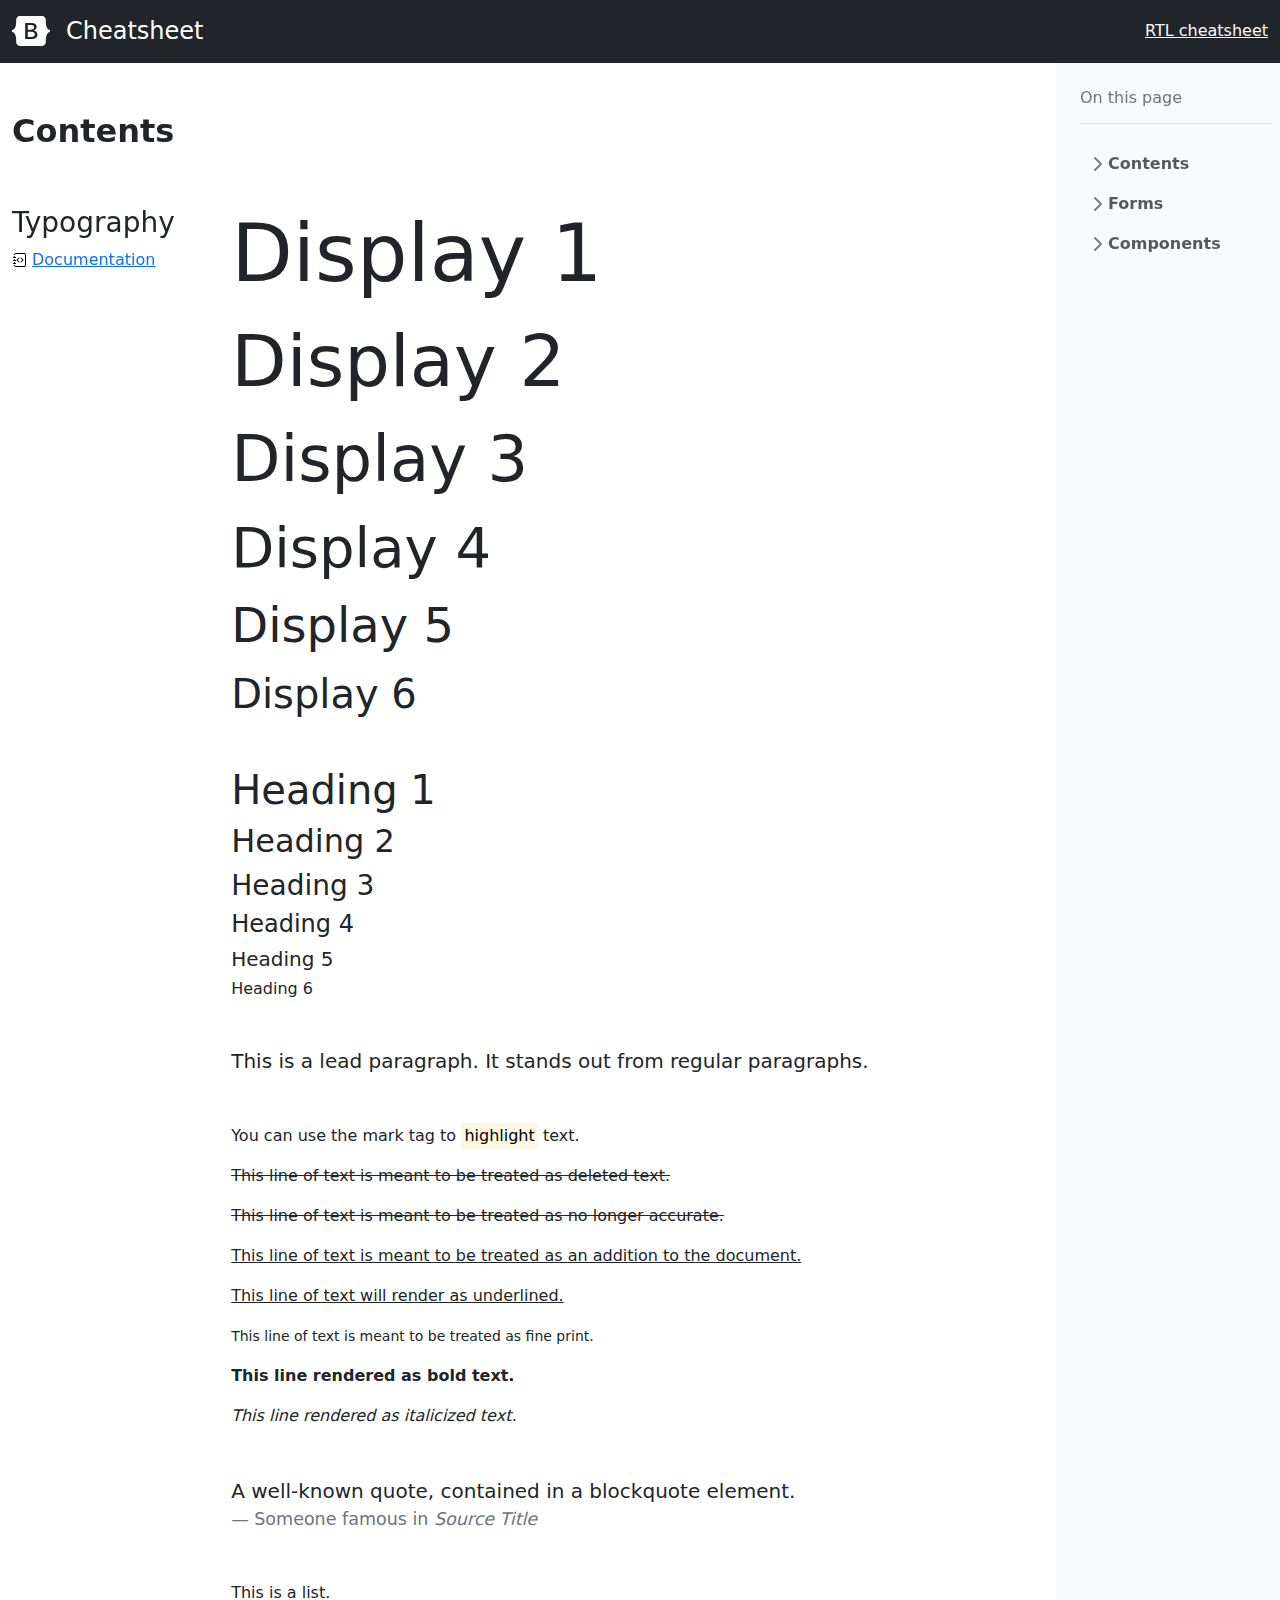
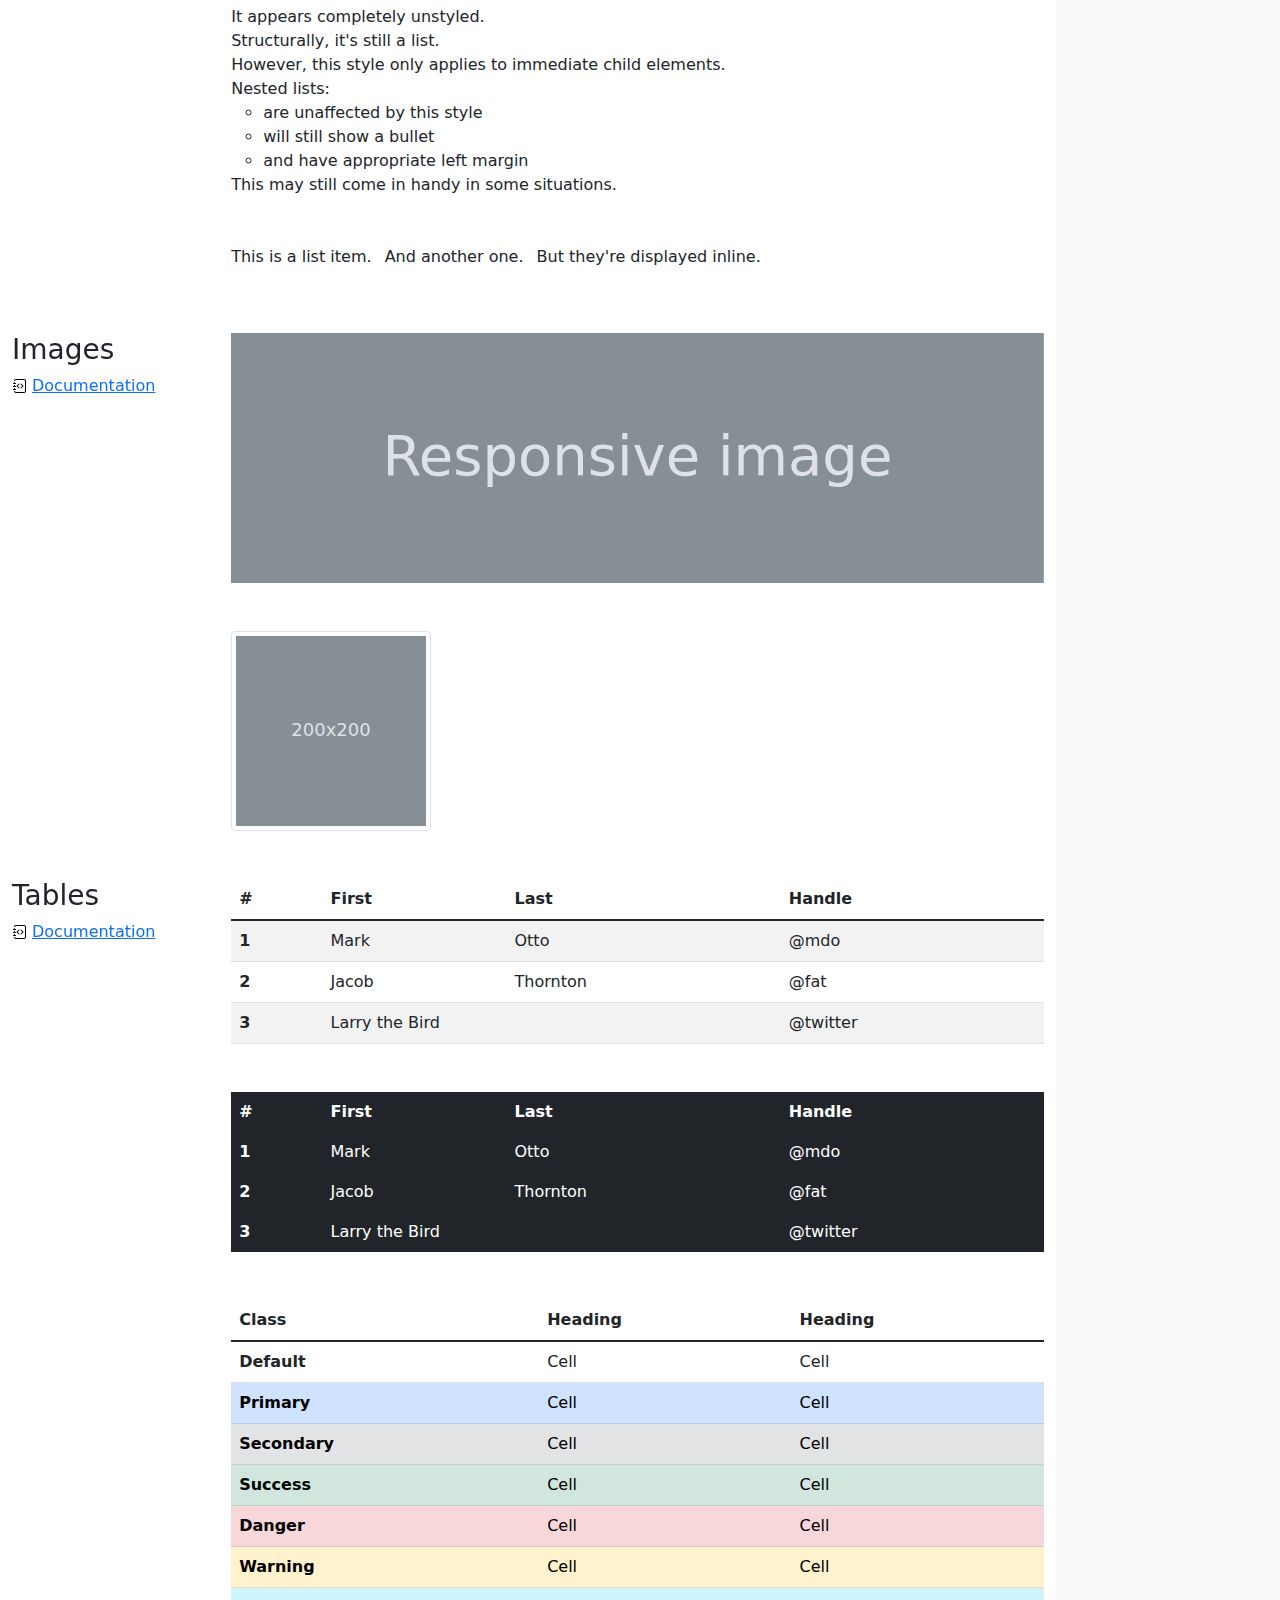
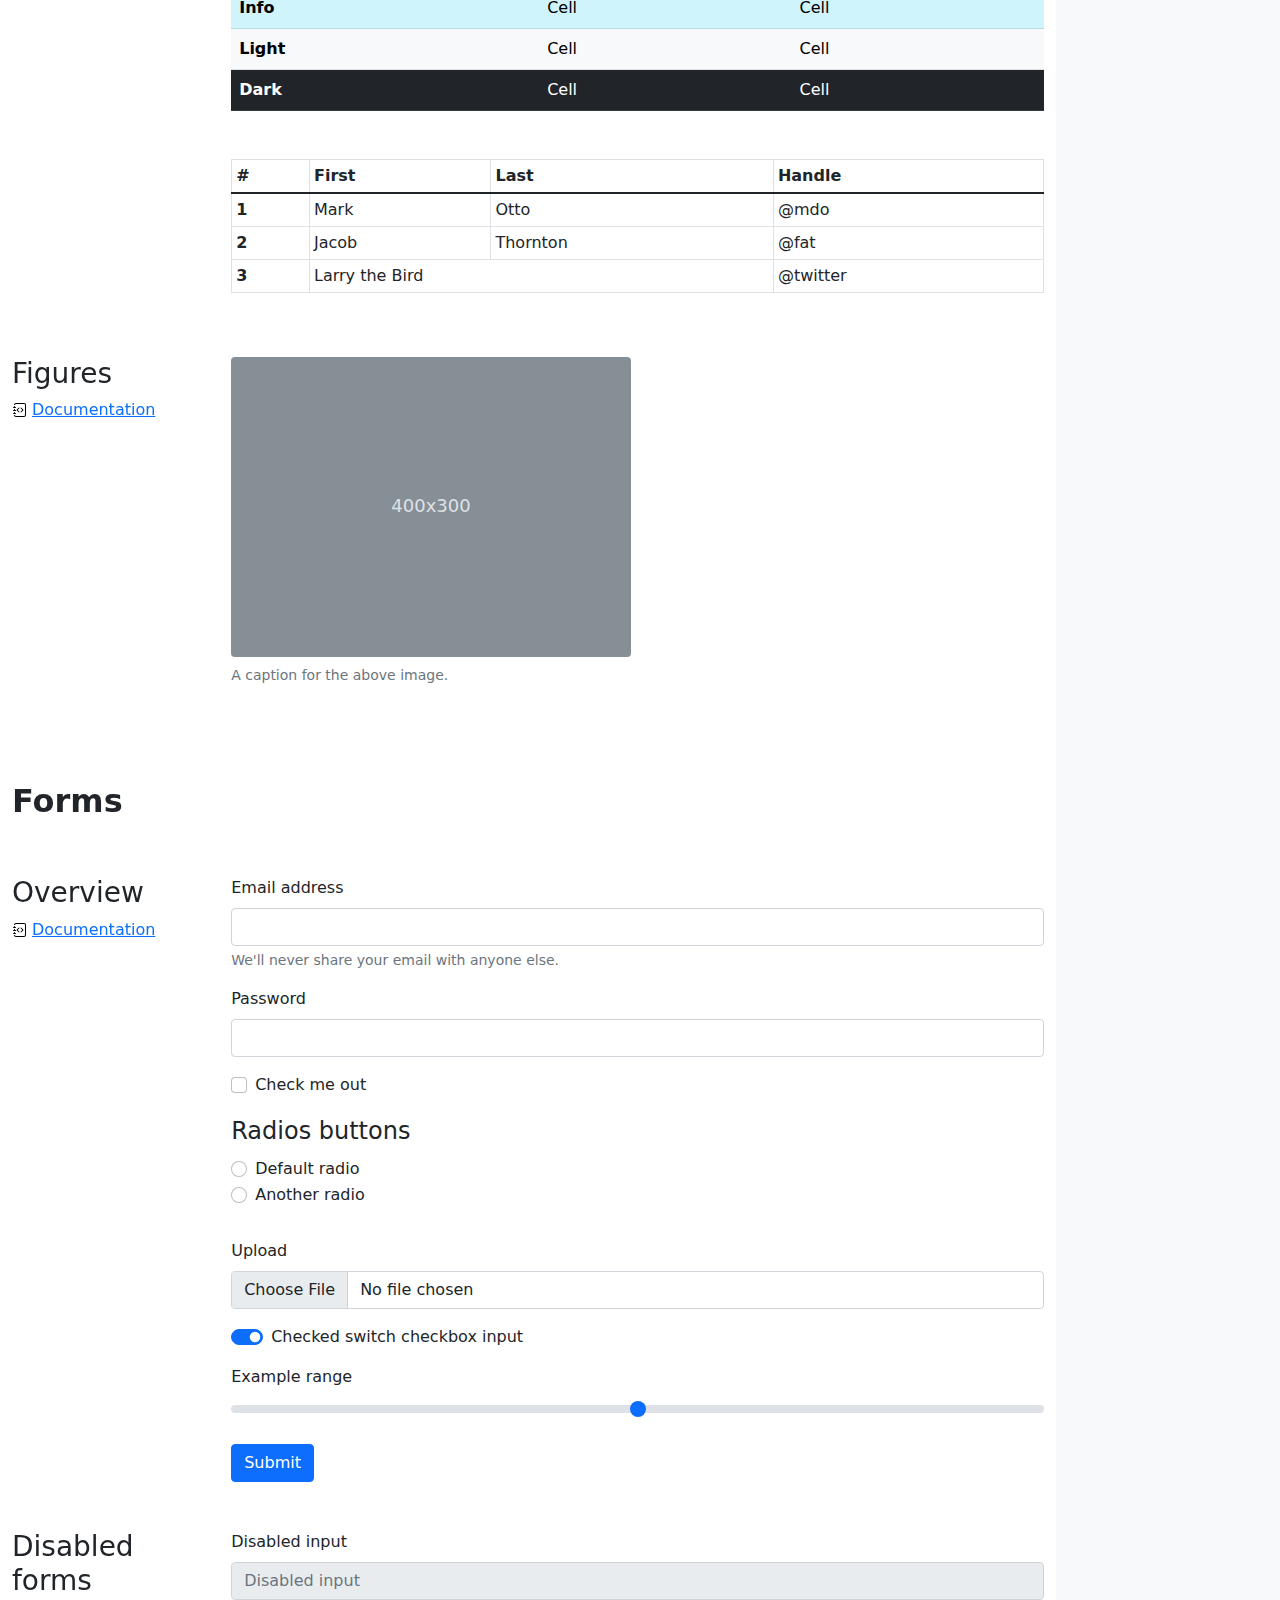
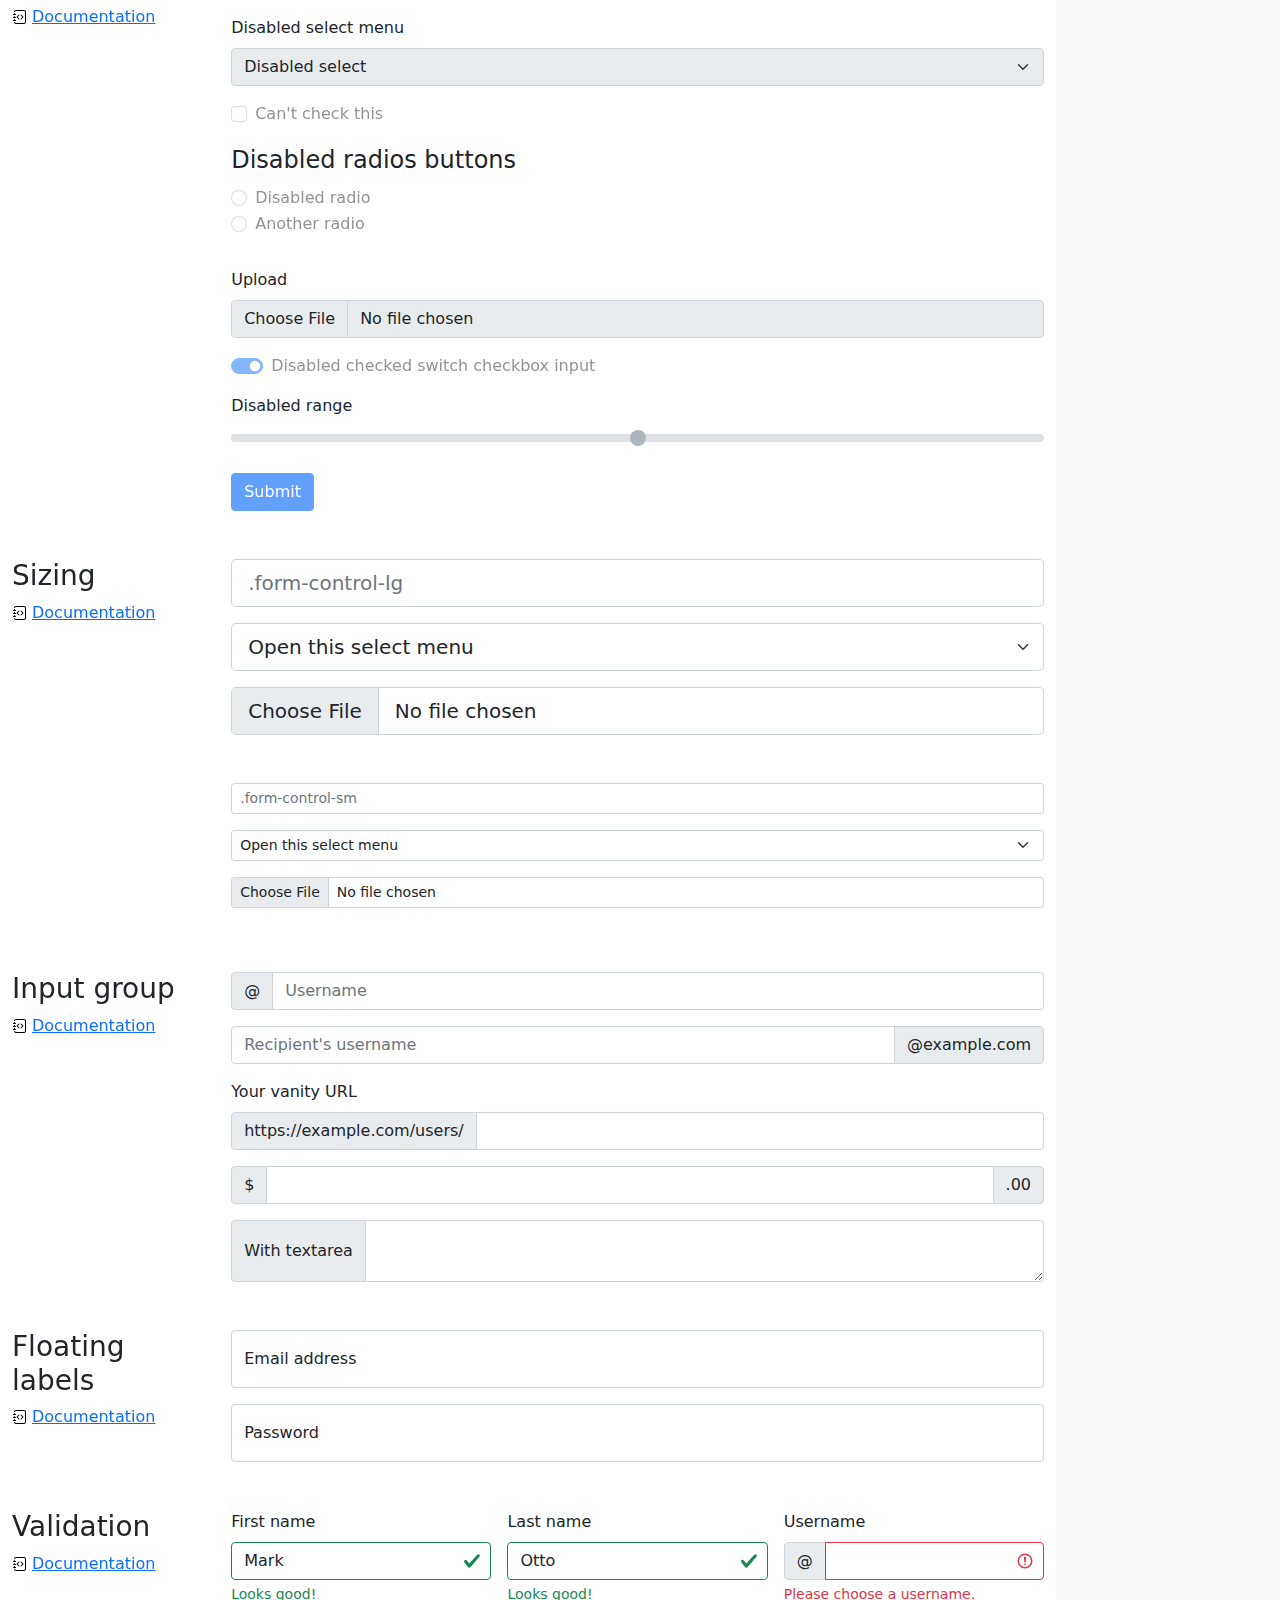
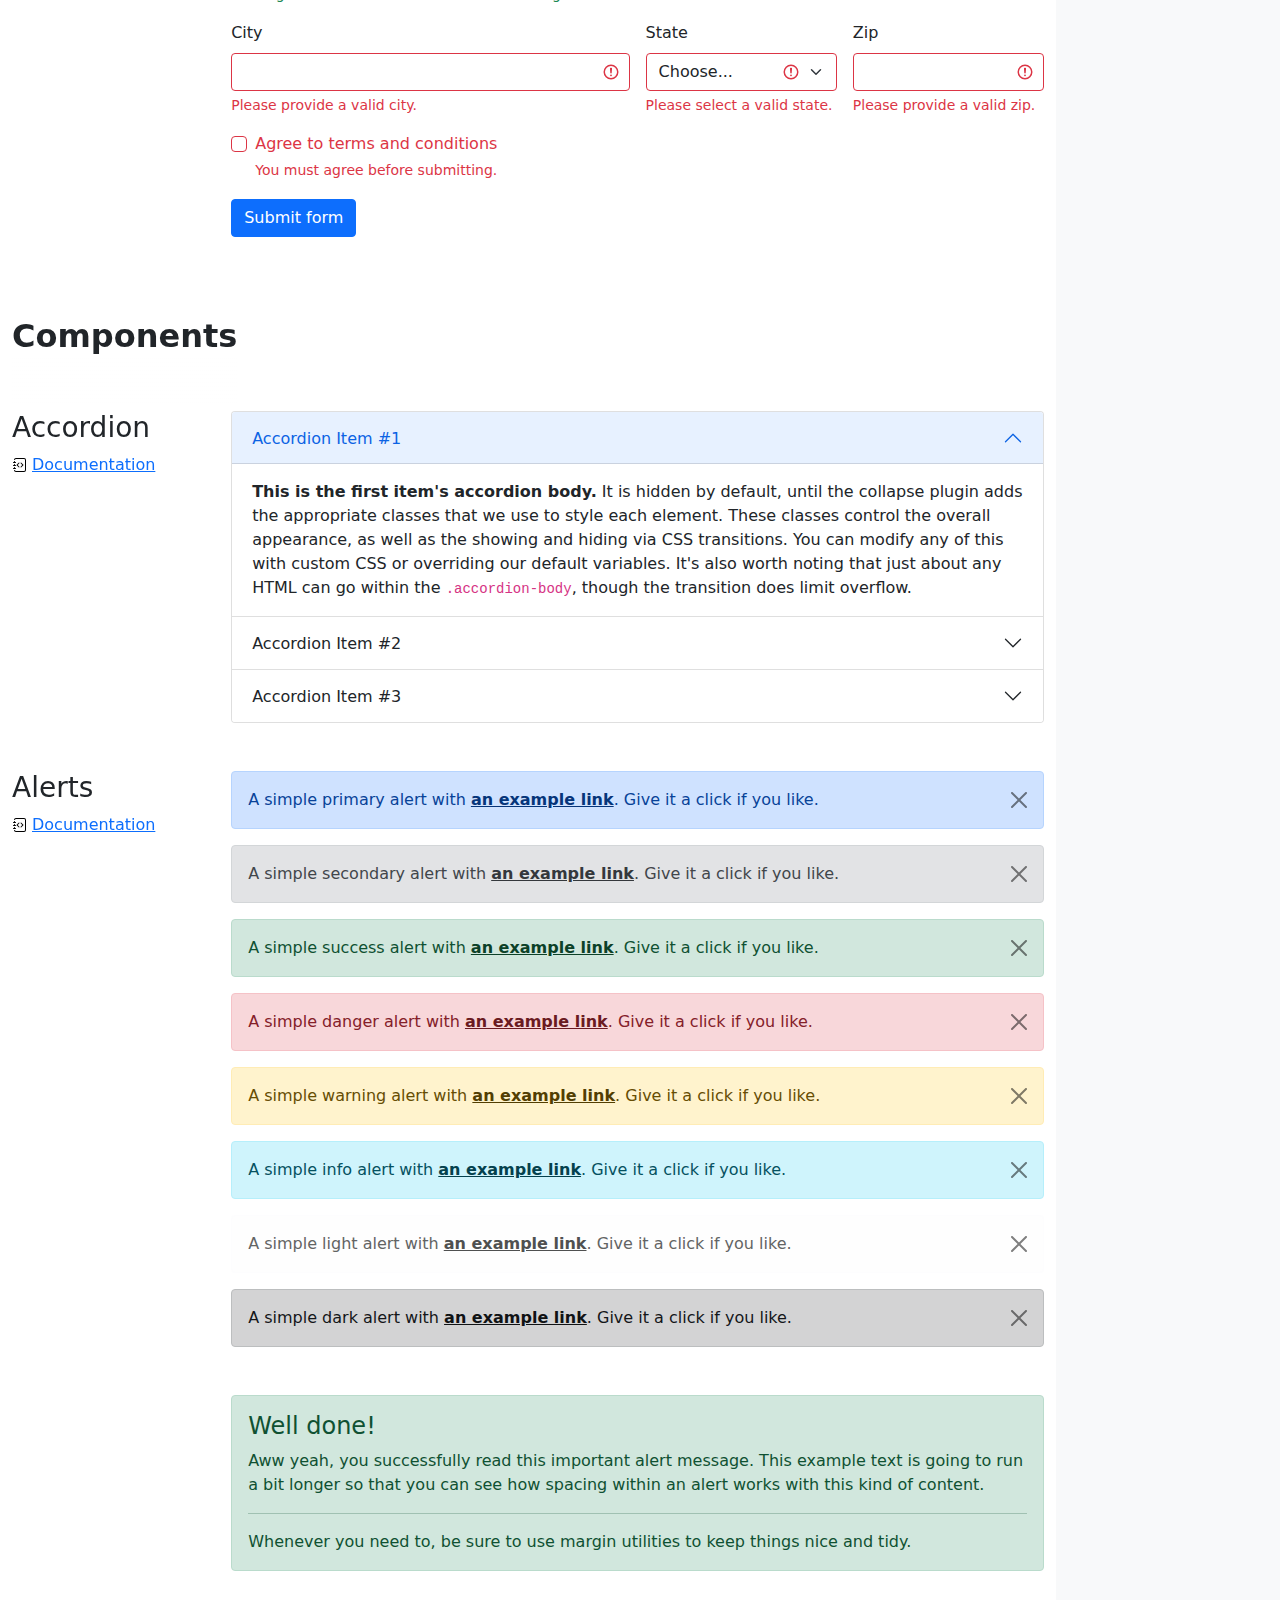
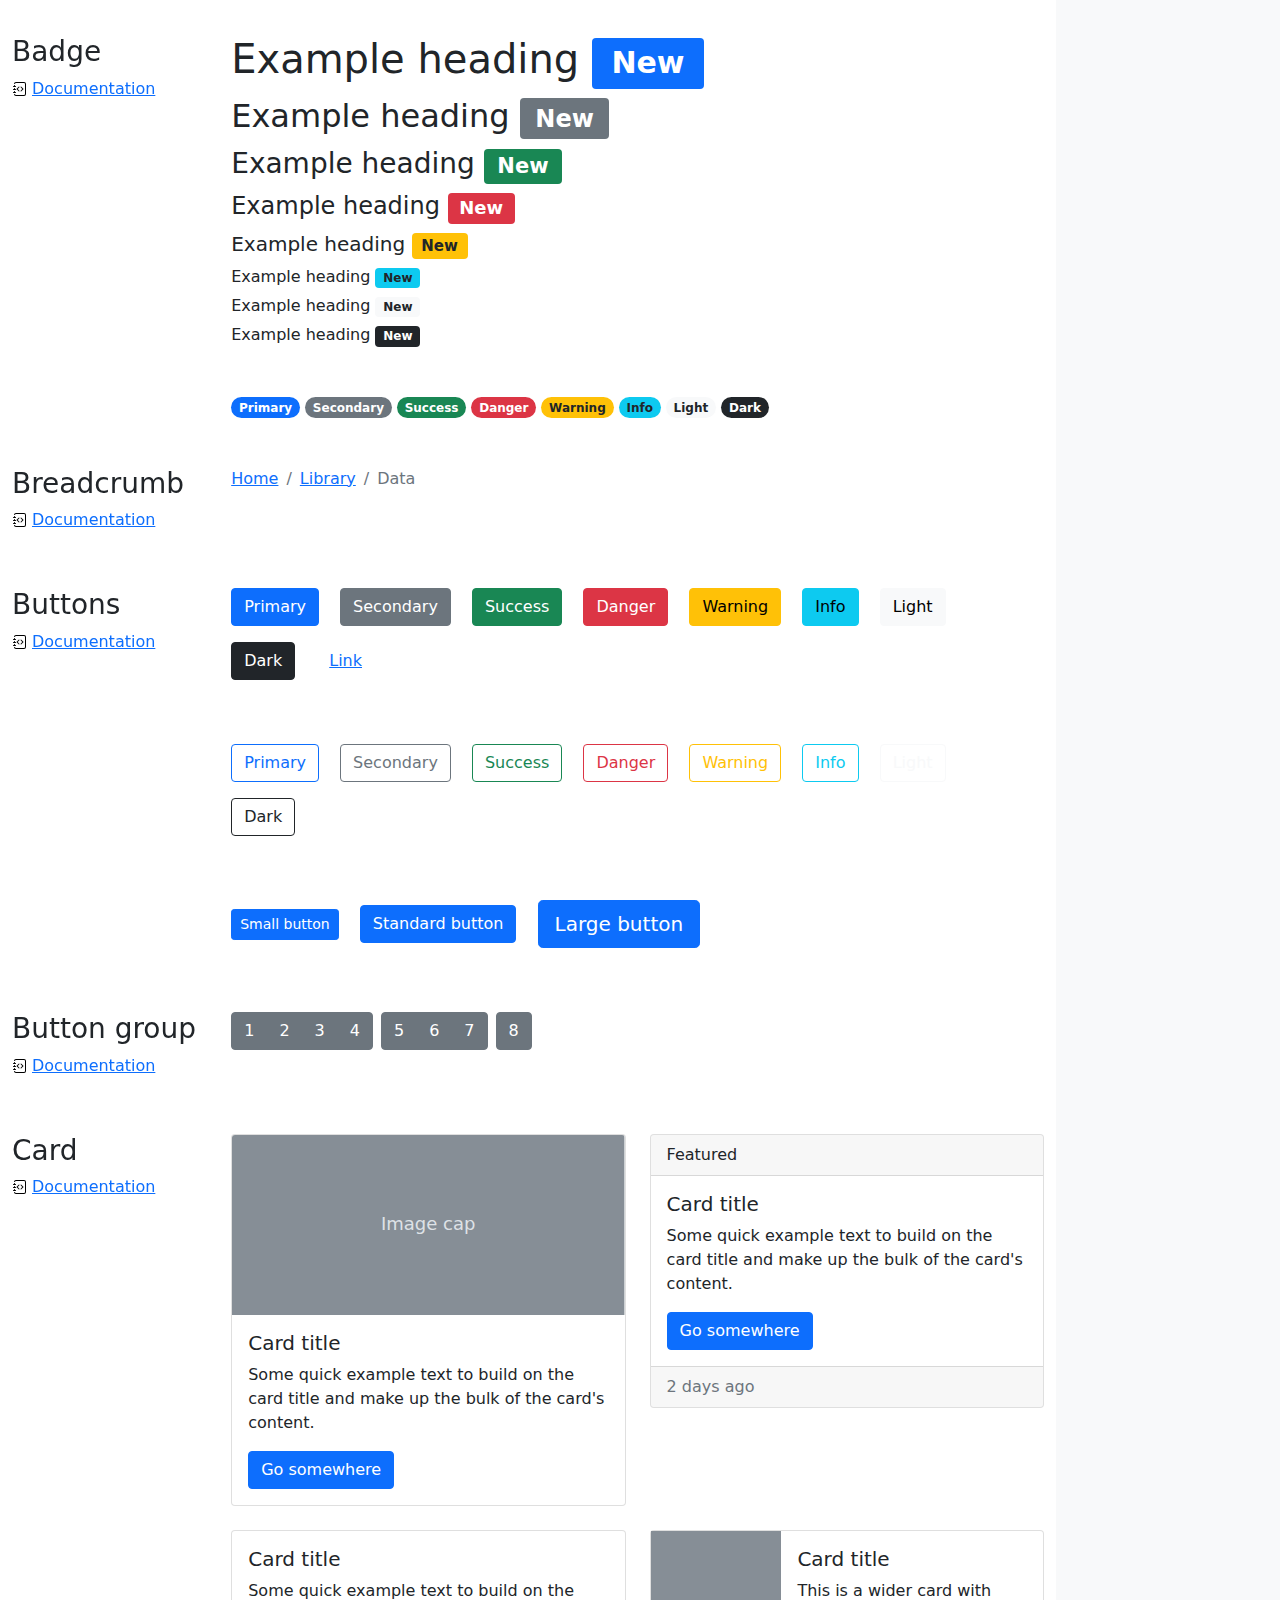
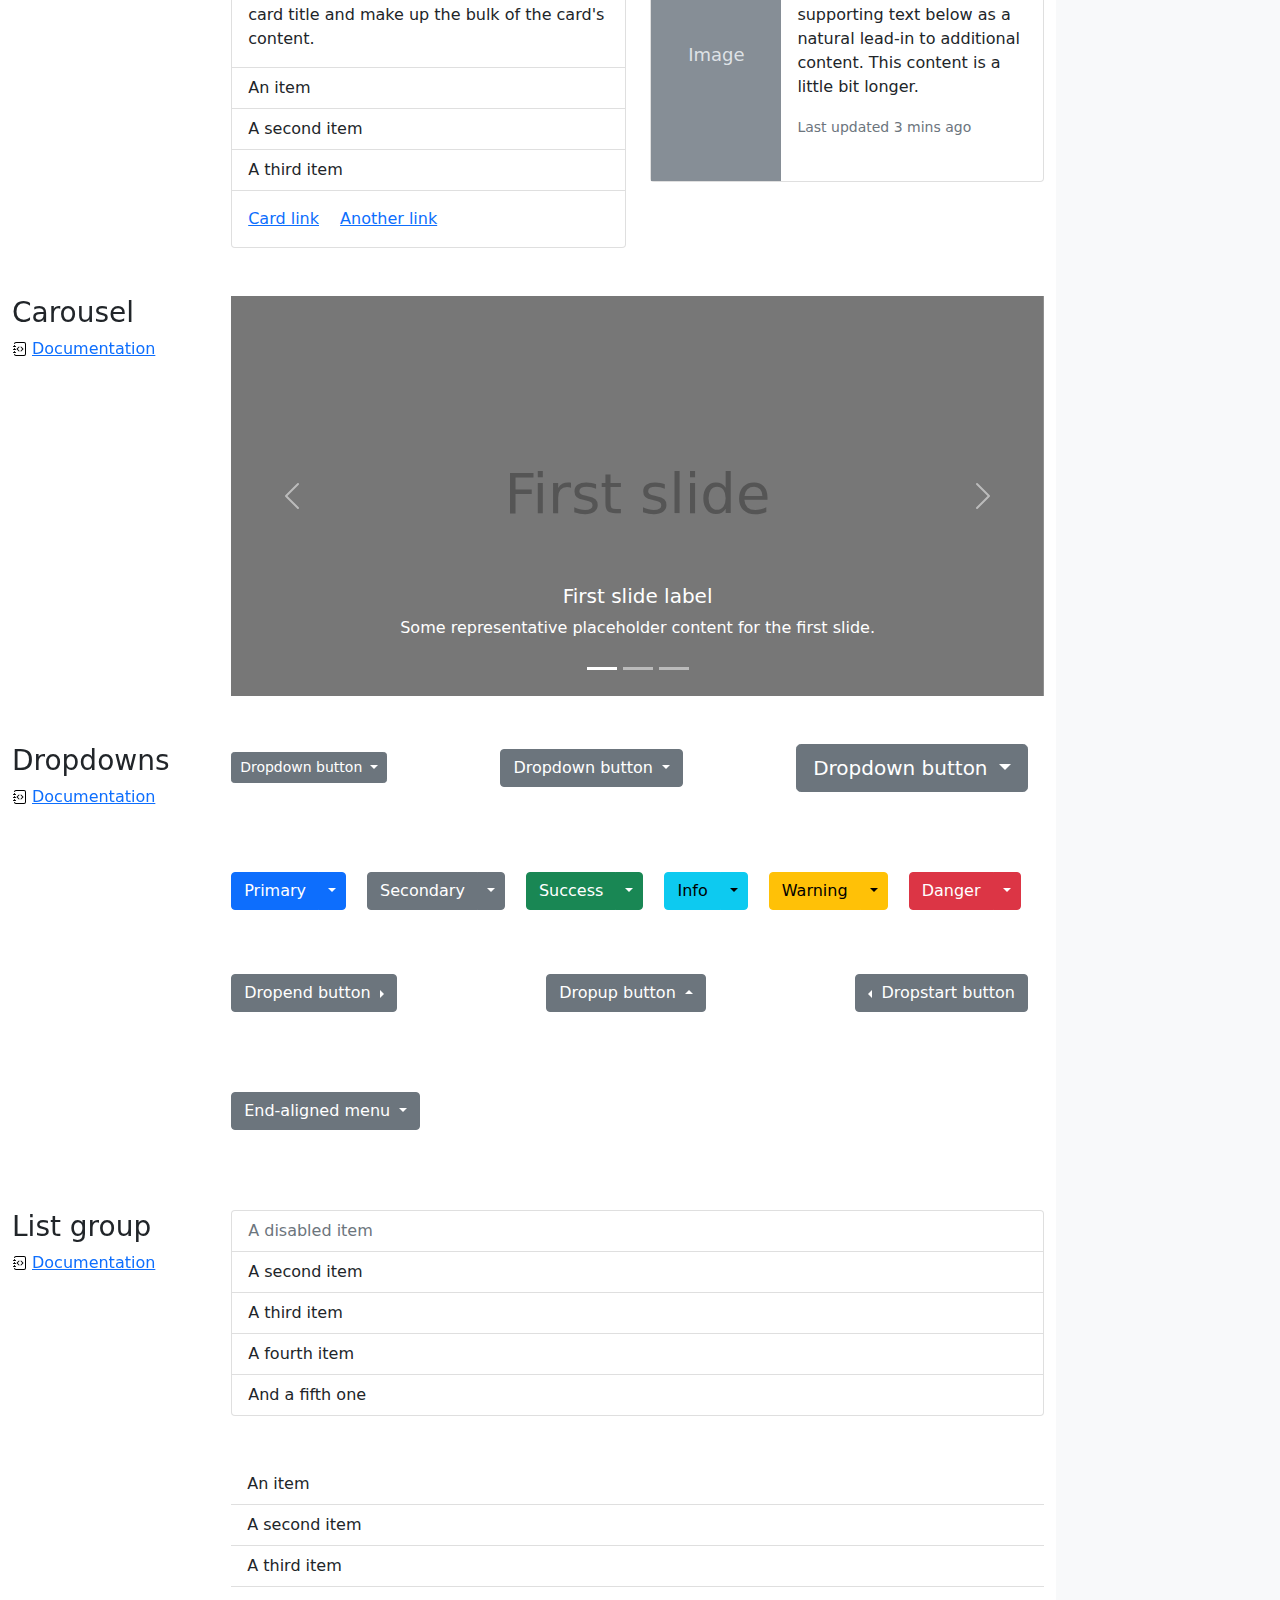
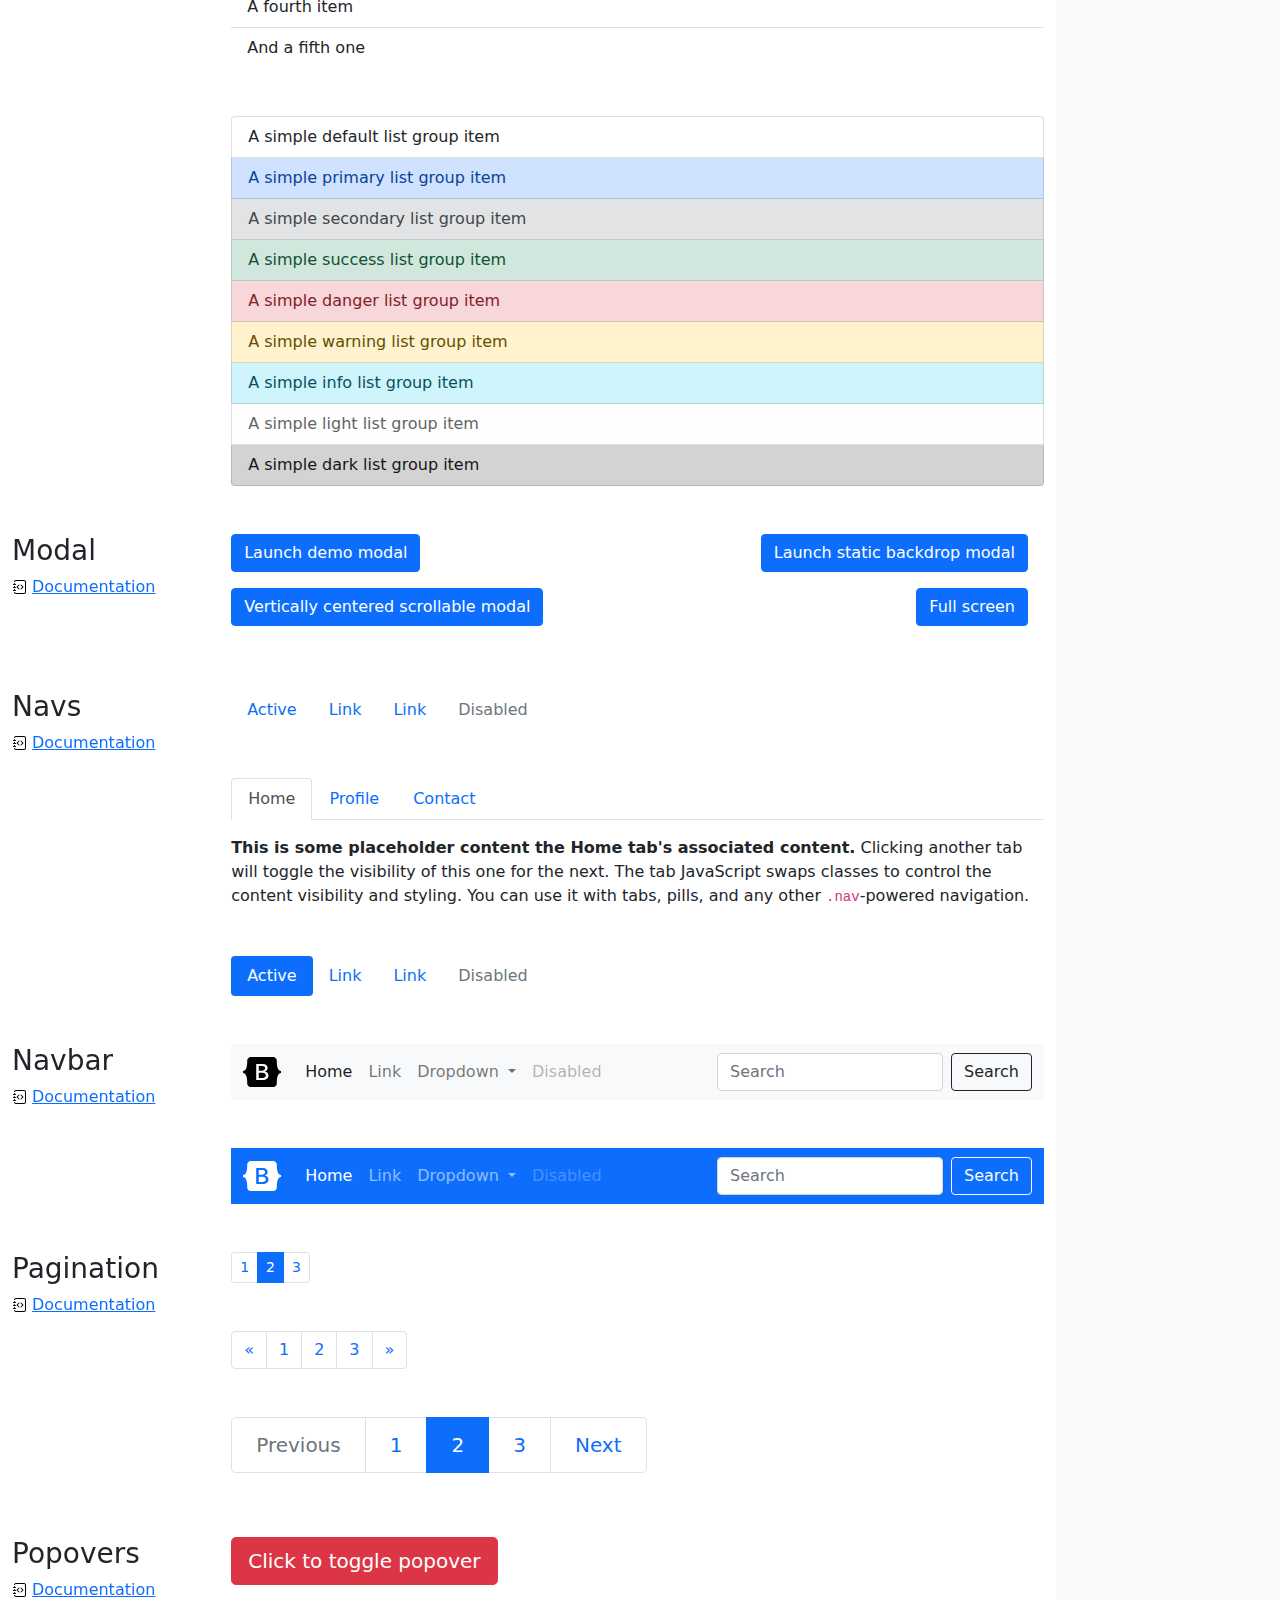
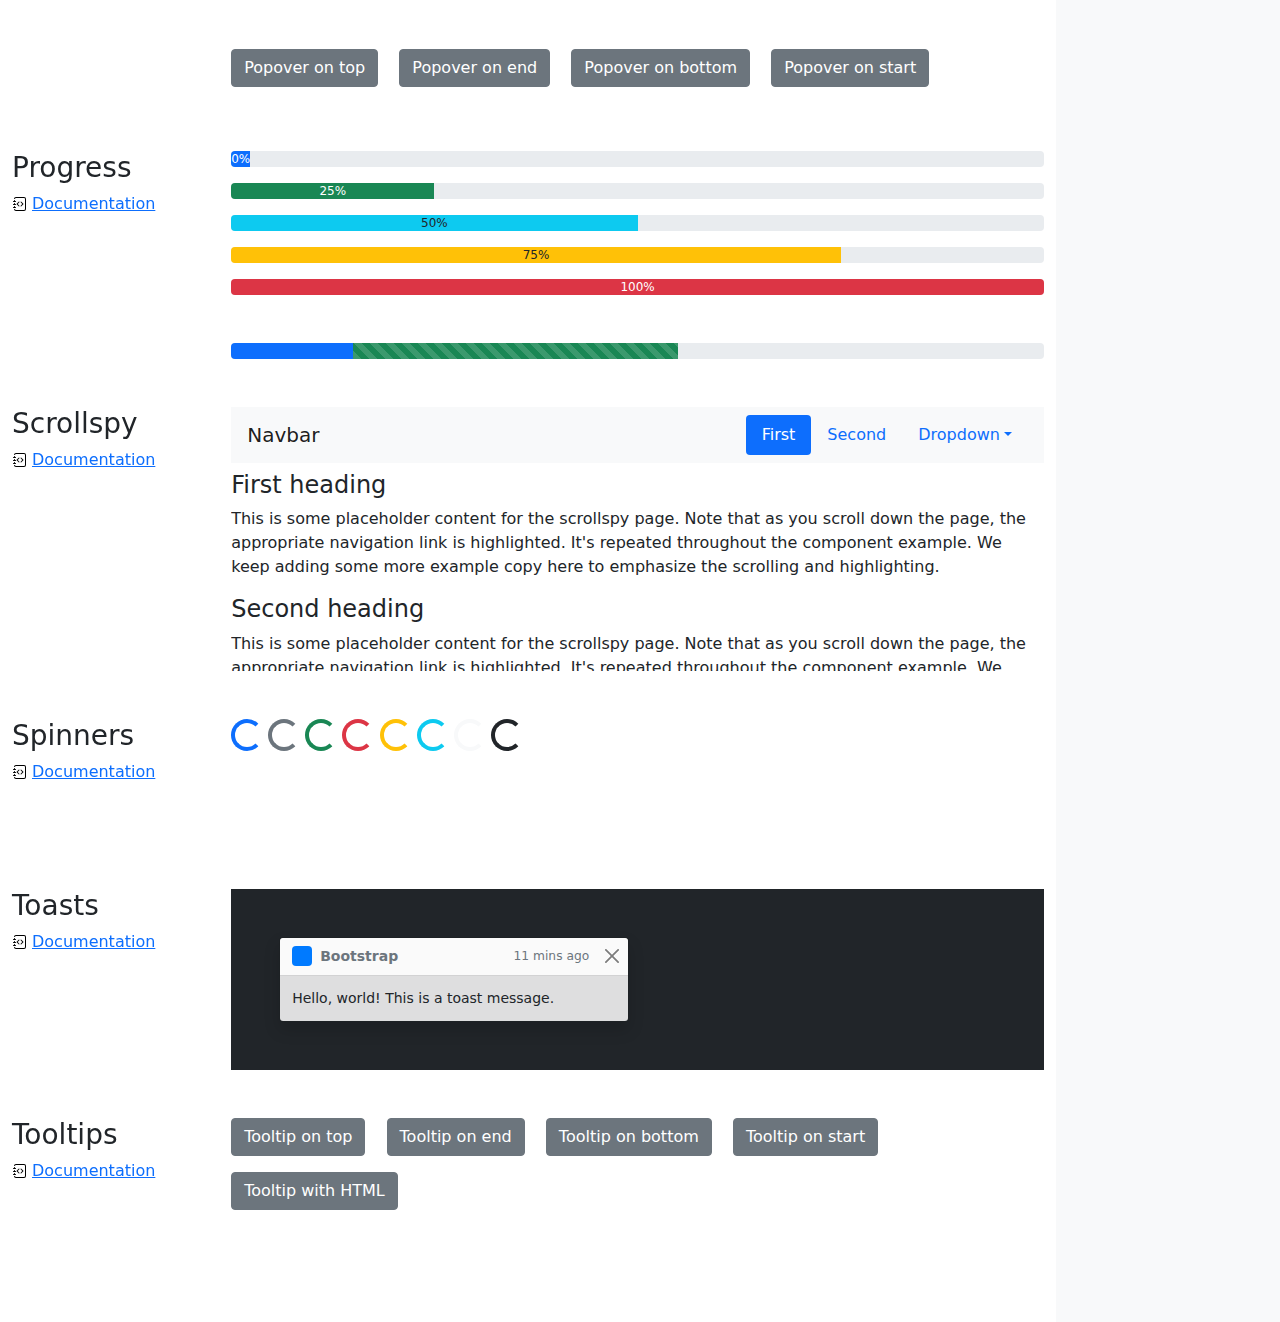
<file: cheatsheet/index.html>
<!doctype html>
<html lang="en">
  <head>
    <meta charset="utf-8">
    <meta name="viewport" content="width=device-width, initial-scale=1">
    <meta name="description" content="">
    <meta name="author" content="Mark Otto, Jacob Thornton, and Bootstrap contributors">
    <meta name="generator" content="Hugo 0.88.1">
    <title>Cheatsheet · Bootstrap v5.1</title>

    <link rel="canonical" href="https://getbootstrap.com/docs/5.1/examples/cheatsheet/">

    

    <!-- Bootstrap core CSS -->
<link href="../assets/dist/css/bootstrap.min.css" rel="stylesheet">

    <style>
      .bd-placeholder-img {
        font-size: 1.125rem;
        text-anchor: middle;
        -webkit-user-select: none;
        -moz-user-select: none;
        user-select: none;
      }

      @media (min-width: 768px) {
        .bd-placeholder-img-lg {
          font-size: 3.5rem;
        }
      }
    </style>

    
    <!-- Custom styles for this template -->
    <link href="cheatsheet.css" rel="stylesheet">
  </head>
  <body class="bg-light">
    
<header class="bd-header bg-dark py-3 d-flex align-items-stretch border-bottom border-dark">
  <div class="container-fluid d-flex align-items-center">
    <h1 class="d-flex align-items-center fs-4 text-white mb-0">
      <img src="../assets/brand/bootstrap-logo-white.svg" width="38" height="30" class="me-3" alt="Bootstrap">
      Cheatsheet
    </h1>
    <a href="../examples/cheatsheet-rtl/" class="ms-auto link-light" hreflang="ar">RTL cheatsheet</a>
  </div>
</header>
<aside class="bd-aside sticky-xl-top text-muted align-self-start mb-3 mb-xl-5 px-2">
  <h2 class="h6 pt-4 pb-3 mb-4 border-bottom">On this page</h2>
  <nav class="small" id="toc">
    <ul class="list-unstyled">
      <li class="my-2">
        <button class="btn d-inline-flex align-items-center collapsed" data-bs-toggle="collapse" aria-expanded="false" data-bs-target="#contents-collapse" aria-controls="contents-collapse">Contents</button>
        <ul class="list-unstyled ps-3 collapse" id="contents-collapse">
          <li><a class="d-inline-flex align-items-center rounded" href="#typography">Typography</a></li>
          <li><a class="d-inline-flex align-items-center rounded" href="#images">Images</a></li>
          <li><a class="d-inline-flex align-items-center rounded" href="#tables">Tables</a></li>
          <li><a class="d-inline-flex align-items-center rounded" href="#figures">Figures</a></li>
        </ul>
      </li>
      <li class="my-2">
        <button class="btn d-inline-flex align-items-center collapsed" data-bs-toggle="collapse" aria-expanded="false" data-bs-target="#forms-collapse" aria-controls="forms-collapse">Forms</button>
        <ul class="list-unstyled ps-3 collapse" id="forms-collapse">
          <li><a class="d-inline-flex align-items-center rounded" href="#overview">Overview</a></li>
          <li><a class="d-inline-flex align-items-center rounded" href="#disabled-forms">Disabled forms</a></li>
          <li><a class="d-inline-flex align-items-center rounded" href="#sizing">Sizing</a></li>
          <li><a class="d-inline-flex align-items-center rounded" href="#input-group">Input group</a></li>
          <li><a class="d-inline-flex align-items-center rounded" href="#floating-labels">Floating labels</a></li>
          <li><a class="d-inline-flex align-items-center rounded" href="#validation">Validation</a></li>
        </ul>
      </li>
      <li class="my-2">
        <button class="btn d-inline-flex align-items-center collapsed" data-bs-toggle="collapse" aria-expanded="false" data-bs-target="#components-collapse" aria-controls="components-collapse">Components</button>
        <ul class="list-unstyled ps-3 collapse" id="components-collapse">
          <li><a class="d-inline-flex align-items-center rounded" href="#accordion">Accordion</a></li>
          <li><a class="d-inline-flex align-items-center rounded" href="#alerts">Alerts</a></li>
          <li><a class="d-inline-flex align-items-center rounded" href="#badge">Badge</a></li>
          <li><a class="d-inline-flex align-items-center rounded" href="#breadcrumb">Breadcrumb</a></li>
          <li><a class="d-inline-flex align-items-center rounded" href="#buttons">Buttons</a></li>
          <li><a class="d-inline-flex align-items-center rounded" href="#button-group">Button group</a></li>
          <li><a class="d-inline-flex align-items-center rounded" href="#card">Card</a></li>
          <li><a class="d-inline-flex align-items-center rounded" href="#carousel">Carousel</a></li>
          <li><a class="d-inline-flex align-items-center rounded" href="#dropdowns">Dropdowns</a></li>
          <li><a class="d-inline-flex align-items-center rounded" href="#list-group">List group</a></li>
          <li><a class="d-inline-flex align-items-center rounded" href="#modal">Modal</a></li>
          <li><a class="d-inline-flex align-items-center rounded" href="#navs">Navs</a></li>
          <li><a class="d-inline-flex align-items-center rounded" href="#navbar">Navbar</a></li>
          <li><a class="d-inline-flex align-items-center rounded" href="#pagination">Pagination</a></li>
          <li><a class="d-inline-flex align-items-center rounded" href="#popovers">Popovers</a></li>
          <li><a class="d-inline-flex align-items-center rounded" href="#progress">Progress</a></li>
          <li><a class="d-inline-flex align-items-center rounded" href="#scrollspy">Scrollspy</a></li>
          <li><a class="d-inline-flex align-items-center rounded" href="#spinners">Spinners</a></li>
          <li><a class="d-inline-flex align-items-center rounded" href="#toasts">Toasts</a></li>
          <li><a class="d-inline-flex align-items-center rounded" href="#tooltips">Tooltips</a></li>
        </ul>
      </li>
    </ul>
  </nav>
</aside>
<div class="bd-cheatsheet container-fluid bg-body">
  <section id="content">
    <h2 class="sticky-xl-top fw-bold pt-3 pt-xl-5 pb-2 pb-xl-3">Contents</h2>

    <article class="my-3" id="typography">
      <div class="bd-heading sticky-xl-top align-self-start mt-5 mb-3 mt-xl-0 mb-xl-2">
        <h3>Typography</h3>
        <a class="d-flex align-items-center" href="../content/typography/">Documentation</a>
      </div>

      <div>
        <div class="bd-example">
        <p class="display-1">Display 1</p>
        <p class="display-2">Display 2</p>
        <p class="display-3">Display 3</p>
        <p class="display-4">Display 4</p>
        <p class="display-5">Display 5</p>
        <p class="display-6">Display 6</p>
        </div>

        <div class="bd-example">
        <p class="h1">Heading 1</p>
        <p class="h2">Heading 2</p>
        <p class="h3">Heading 3</p>
        <p class="h4">Heading 4</p>
        <p class="h5">Heading 5</p>
        <p class="h6">Heading 6</p>
        </div>

        <div class="bd-example">
        <p class="lead">
          This is a lead paragraph. It stands out from regular paragraphs.
        </p>
        </div>

        <div class="bd-example">
        <p>You can use the mark tag to <mark>highlight</mark> text.</p>
        <p><del>This line of text is meant to be treated as deleted text.</del></p>
        <p><s>This line of text is meant to be treated as no longer accurate.</s></p>
        <p><ins>This line of text is meant to be treated as an addition to the document.</ins></p>
        <p><u>This line of text will render as underlined.</u></p>
        <p><small>This line of text is meant to be treated as fine print.</small></p>
        <p><strong>This line rendered as bold text.</strong></p>
        <p><em>This line rendered as italicized text.</em></p>
        </div>

        <div class="bd-example">
        <blockquote class="blockquote">
          <p>A well-known quote, contained in a blockquote element.</p>
          <footer class="blockquote-footer">Someone famous in <cite title="Source Title">Source Title</cite></footer>
        </blockquote>
        </div>

        <div class="bd-example">
        <ul class="list-unstyled">
          <li>This is a list.</li>
          <li>It appears completely unstyled.</li>
          <li>Structurally, it's still a list.</li>
          <li>However, this style only applies to immediate child elements.</li>
          <li>Nested lists:
            <ul>
              <li>are unaffected by this style</li>
              <li>will still show a bullet</li>
              <li>and have appropriate left margin</li>
            </ul>
          </li>
          <li>This may still come in handy in some situations.</li>
        </ul>
        </div>

        <div class="bd-example">
        <ul class="list-inline">
          <li class="list-inline-item">This is a list item.</li>
          <li class="list-inline-item">And another one.</li>
          <li class="list-inline-item">But they're displayed inline.</li>
        </ul>
        </div>
      </div>
    </article>
    <article class="my-3" id="images">
      <div class="bd-heading sticky-xl-top align-self-start mt-5 mb-3 mt-xl-0 mb-xl-2">
        <h3>Images</h3>
        <a class="d-flex align-items-center" href="../content/images/">Documentation</a>
      </div>

      <div>
        <div class="bd-example">
        <svg class="bd-placeholder-img bd-placeholder-img-lg img-fluid" width="100%" height="250" xmlns="http://www.w3.org/2000/svg" role="img" aria-label="Placeholder: Responsive image" preserveAspectRatio="xMidYMid slice" focusable="false"><title>Placeholder</title><rect width="100%" height="100%" fill="#868e96"/><text x="50%" y="50%" fill="#dee2e6" dy=".3em">Responsive image</text></svg>

        </div>

        <div class="bd-example">
        <svg class="bd-placeholder-img img-thumbnail" width="200" height="200" xmlns="http://www.w3.org/2000/svg" role="img" aria-label="A generic square placeholder image with a white border around it, making it resemble a photograph taken with an old instant camera: 200x200" preserveAspectRatio="xMidYMid slice" focusable="false"><title>A generic square placeholder image with a white border around it, making it resemble a photograph taken with an old instant camera</title><rect width="100%" height="100%" fill="#868e96"/><text x="50%" y="50%" fill="#dee2e6" dy=".3em">200x200</text></svg>

        </div>
      </div>
    </article>
    <article class="my-3" id="tables">
      <div class="bd-heading sticky-xl-top align-self-start mt-5 mb-3 mt-xl-0 mb-xl-2">
        <h3>Tables</h3>
        <a class="d-flex align-items-center" href="../content/tables/">Documentation</a>
      </div>

      <div>
        <div class="bd-example">
        <table class="table table-striped">
          <thead>
          <tr>
            <th scope="col">#</th>
            <th scope="col">First</th>
            <th scope="col">Last</th>
            <th scope="col">Handle</th>
          </tr>
          </thead>
          <tbody>
          <tr>
            <th scope="row">1</th>
            <td>Mark</td>
            <td>Otto</td>
            <td>@mdo</td>
          </tr>
          <tr>
            <th scope="row">2</th>
            <td>Jacob</td>
            <td>Thornton</td>
            <td>@fat</td>
          </tr>
          <tr>
            <th scope="row">3</th>
            <td colspan="2">Larry the Bird</td>
            <td>@twitter</td>
          </tr>
          </tbody>
        </table>
        </div>

        <div class="bd-example">
        <table class="table table-dark table-borderless">
          <thead>
          <tr>
            <th scope="col">#</th>
            <th scope="col">First</th>
            <th scope="col">Last</th>
            <th scope="col">Handle</th>
          </tr>
          </thead>
          <tbody>
          <tr>
            <th scope="row">1</th>
            <td>Mark</td>
            <td>Otto</td>
            <td>@mdo</td>
          </tr>
          <tr>
            <th scope="row">2</th>
            <td>Jacob</td>
            <td>Thornton</td>
            <td>@fat</td>
          </tr>
          <tr>
            <th scope="row">3</th>
            <td colspan="2">Larry the Bird</td>
            <td>@twitter</td>
          </tr>
          </tbody>
        </table>
        </div>

        <div class="bd-example">
        <table class="table table-hover">
          <thead>
          <tr>
            <th scope="col">Class</th>
            <th scope="col">Heading</th>
            <th scope="col">Heading</th>
          </tr>
          </thead>
          <tbody>
          <tr>
            <th scope="row">Default</th>
            <td>Cell</td>
            <td>Cell</td>
          </tr>
          
          <tr class="table-primary">
            <th scope="row">Primary</th>
            <td>Cell</td>
            <td>Cell</td>
          </tr>
          <tr class="table-secondary">
            <th scope="row">Secondary</th>
            <td>Cell</td>
            <td>Cell</td>
          </tr>
          <tr class="table-success">
            <th scope="row">Success</th>
            <td>Cell</td>
            <td>Cell</td>
          </tr>
          <tr class="table-danger">
            <th scope="row">Danger</th>
            <td>Cell</td>
            <td>Cell</td>
          </tr>
          <tr class="table-warning">
            <th scope="row">Warning</th>
            <td>Cell</td>
            <td>Cell</td>
          </tr>
          <tr class="table-info">
            <th scope="row">Info</th>
            <td>Cell</td>
            <td>Cell</td>
          </tr>
          <tr class="table-light">
            <th scope="row">Light</th>
            <td>Cell</td>
            <td>Cell</td>
          </tr>
          <tr class="table-dark">
            <th scope="row">Dark</th>
            <td>Cell</td>
            <td>Cell</td>
          </tr>
          </tbody>
        </table>
        </div>

        <div class="bd-example">
        <table class="table table-sm table-bordered">
          <thead>
          <tr>
            <th scope="col">#</th>
            <th scope="col">First</th>
            <th scope="col">Last</th>
            <th scope="col">Handle</th>
          </tr>
          </thead>
          <tbody>
          <tr>
            <th scope="row">1</th>
            <td>Mark</td>
            <td>Otto</td>
            <td>@mdo</td>
          </tr>
          <tr>
            <th scope="row">2</th>
            <td>Jacob</td>
            <td>Thornton</td>
            <td>@fat</td>
          </tr>
          <tr>
            <th scope="row">3</th>
            <td colspan="2">Larry the Bird</td>
            <td>@twitter</td>
          </tr>
          </tbody>
        </table>
        </div>
      </div>
    </article>
    <article class="my-3" id="figures">
      <div class="bd-heading sticky-xl-top align-self-start mt-5 mb-3 mt-xl-0 mb-xl-2">
        <h3>Figures</h3>
        <a class="d-flex align-items-center" href="../content/figures/">Documentation</a>
      </div>

      <div>
        <div class="bd-example">
        <figure class="figure">
          <svg class="bd-placeholder-img figure-img img-fluid rounded" width="400" height="300" xmlns="http://www.w3.org/2000/svg" role="img" aria-label="Placeholder: 400x300" preserveAspectRatio="xMidYMid slice" focusable="false"><title>Placeholder</title><rect width="100%" height="100%" fill="#868e96"/><text x="50%" y="50%" fill="#dee2e6" dy=".3em">400x300</text></svg>

          <figcaption class="figure-caption">A caption for the above image.</figcaption>
        </figure>
        </div>
      </div>
    </article>
  </section>

  <section id="forms">
    <h2 class="sticky-xl-top fw-bold pt-3 pt-xl-5 pb-2 pb-xl-3">Forms</h2>

    <article class="my-3" id="overview">
      <div class="bd-heading sticky-xl-top align-self-start mt-5 mb-3 mt-xl-0 mb-xl-2">
        <h3>Overview</h3>
        <a class="d-flex align-items-center" href="../forms/overview/">Documentation</a>
      </div>

      <div>
        <div class="bd-example">
        <form>
          <div class="mb-3">
            <label for="exampleInputEmail1" class="form-label">Email address</label>
            <input type="email" class="form-control" id="exampleInputEmail1" aria-describedby="emailHelp">
            <div id="emailHelp" class="form-text">We'll never share your email with anyone else.</div>
          </div>
          <div class="mb-3">
            <label for="exampleInputPassword1" class="form-label">Password</label>
            <input type="password" class="form-control" id="exampleInputPassword1">
          </div>
          <div class="mb-3 form-check">
            <input type="checkbox" class="form-check-input" id="exampleCheck1">
            <label class="form-check-label" for="exampleCheck1">Check me out</label>
          </div>
          <fieldset class="mb-3">
            <legend>Radios buttons</legend>
            <div class="form-check">
              <input type="radio" name="radios" class="form-check-input" id="exampleRadio1">
              <label class="form-check-label" for="exampleRadio1">Default radio</label>
            </div>
            <div class="mb-3 form-check">
              <input type="radio" name="radios" class="form-check-input" id="exampleRadio2">
              <label class="form-check-label" for="exampleRadio2">Another radio</label>
            </div>
          </fieldset>
          <div class="mb-3">
            <label class="form-label" for="customFile">Upload</label>
            <input type="file" class="form-control" id="customFile">
          </div>
          <div class="mb-3 form-check form-switch">
            <input class="form-check-input" type="checkbox" role="switch" id="flexSwitchCheckChecked" checked>
            <label class="form-check-label" for="flexSwitchCheckChecked">Checked switch checkbox input</label>
          </div>
          <div class="mb-3">
            <label for="customRange3" class="form-label">Example range</label>
            <input type="range" class="form-range" min="0" max="5" step="0.5" id="customRange3">
          </div>
          <button type="submit" class="btn btn-primary">Submit</button>
        </form>
        </div>
      </div>
    </article>
    <article class="my-3" id="disabled-forms">
      <div class="bd-heading sticky-xl-top align-self-start mt-5 mb-3 mt-xl-0 mb-xl-2">
        <h3>Disabled forms</h3>
        <a class="d-flex align-items-center" href="../forms/overview/#disabled-forms">Documentation</a>
      </div>

      <div>
        <div class="bd-example">
        <form>
          <fieldset disabled aria-label="Disabled fieldset example">
            <div class="mb-3">
              <label for="disabledTextInput" class="form-label">Disabled input</label>
              <input type="text" id="disabledTextInput" class="form-control" placeholder="Disabled input">
            </div>
            <div class="mb-3">
              <label for="disabledSelect" class="form-label">Disabled select menu</label>
              <select id="disabledSelect" class="form-select">
                <option>Disabled select</option>
              </select>
            </div>
            <div class="mb-3">
              <div class="form-check">
                <input class="form-check-input" type="checkbox" id="disabledFieldsetCheck" disabled>
                <label class="form-check-label" for="disabledFieldsetCheck">
                  Can't check this
                </label>
              </div>
            </div>
            <fieldset class="mb-3">
              <legend>Disabled radios buttons</legend>
              <div class="form-check">
                <input type="radio" name="radios" class="form-check-input" id="disabledRadio1" disabled>
                <label class="form-check-label" for="disabledRadio1">Disabled radio</label>
              </div>
              <div class="mb-3 form-check">
                <input type="radio" name="radios" class="form-check-input" id="disabledRadio2" disabled>
                <label class="form-check-label" for="disabledRadio2">Another radio</label>
              </div>
            </fieldset>
            <div class="mb-3">
              <label class="form-label" for="disabledCustomFile">Upload</label>
              <input type="file" class="form-control" id="disabledCustomFile" disabled>
            </div>
            <div class="mb-3 form-check form-switch">
              <input class="form-check-input" type="checkbox" role="switch" id="disabledSwitchCheckChecked" checked disabled>
              <label class="form-check-label" for="disabledSwitchCheckChecked">Disabled checked switch checkbox input</label>
            </div>
            <div class="mb-3">
              <label for="disabledRange" class="form-label">Disabled range</label>
              <input type="range" class="form-range" min="0" max="5" step="0.5" id="disabledRange">
            </div>
            <button type="submit" class="btn btn-primary">Submit</button>
          </fieldset>
        </form>
        </div>
      </div>
    </article>
    <article class="my-3" id="sizing">
      <div class="bd-heading sticky-xl-top align-self-start mt-5 mb-3 mt-xl-0 mb-xl-2">
        <h3>Sizing</h3>
        <a class="d-flex align-items-center" href="../forms/form-control/#sizing">Documentation</a>
      </div>

      <div>
        <div class="bd-example">
        <div class="mb-3">
          <input class="form-control form-control-lg" type="text" placeholder=".form-control-lg" aria-label=".form-control-lg example">
        </div>
        <div class="mb-3">
          <select class="form-select form-select-lg mb-3" aria-label=".form-select-lg example">
            <option selected>Open this select menu</option>
            <option value="1">One</option>
            <option value="2">Two</option>
            <option value="3">Three</option>
          </select>
        </div>
        <div class="mb-3">
          <input type="file" class="form-control form-control-lg" aria-label="Large file input example">
        </div>
        </div>

        <div class="bd-example">
        <div class="mb-3">
          <input class="form-control form-control-sm" type="text" placeholder=".form-control-sm" aria-label=".form-control-sm example">
        </div>
        <div class="mb-3">
          <select class="form-select form-select-sm" aria-label=".form-select-sm example">
            <option selected>Open this select menu</option>
            <option value="1">One</option>
            <option value="2">Two</option>
            <option value="3">Three</option>
          </select>
        </div>
        <div class="mb-3">
          <input type="file" class="form-control form-control-sm" aria-label="Small file input example">
        </div>
        </div>
      </div>
    </article>
    <article class="my-3" id="input-group">
      <div class="bd-heading sticky-xl-top align-self-start mt-5 mb-3 mt-xl-0 mb-xl-2">
        <h3>Input group</h3>
        <a class="d-flex align-items-center" href="../forms/input-group/">Documentation</a>
      </div>

      <div>
        <div class="bd-example">
        <div class="input-group mb-3">
          <span class="input-group-text" id="basic-addon1">@</span>
          <input type="text" class="form-control" placeholder="Username" aria-label="Username" aria-describedby="basic-addon1">
        </div>
        <div class="input-group mb-3">
          <input type="text" class="form-control" placeholder="Recipient's username" aria-label="Recipient's username" aria-describedby="basic-addon2">
          <span class="input-group-text" id="basic-addon2">@example.com</span>
        </div>
        <label for="basic-url" class="form-label">Your vanity URL</label>
        <div class="input-group mb-3">
          <span class="input-group-text" id="basic-addon3">https://example.com/users/</span>
          <input type="text" class="form-control" id="basic-url" aria-describedby="basic-addon3">
        </div>
        <div class="input-group mb-3">
          <span class="input-group-text">$</span>
          <input type="text" class="form-control" aria-label="Amount (to the nearest dollar)">
          <span class="input-group-text">.00</span>
        </div>
        <div class="input-group">
          <span class="input-group-text">With textarea</span>
          <textarea class="form-control" aria-label="With textarea"></textarea>
        </div>
        </div>
      </div>
    </article>
    <article class="my-3" id="floating-labels">
      <div class="bd-heading sticky-xl-top align-self-start mt-5 mb-3 mt-xl-0 mb-xl-2">
        <h3>Floating labels</h3>
        <a class="d-flex align-items-center" href="../forms/floating-labels/">Documentation</a>
      </div>

      <div>
        <div class="bd-example">
        <form>
          <div class="form-floating mb-3">
            <input type="email" class="form-control" id="floatingInput" placeholder="name@example.com">
            <label for="floatingInput">Email address</label>
          </div>
          <div class="form-floating">
            <input type="password" class="form-control" id="floatingPassword" placeholder="Password">
            <label for="floatingPassword">Password</label>
          </div>
        </form>
        </div>
      </div>
    </article>
    <article class="my-3" id="validation">
      <div class="bd-heading sticky-xl-top align-self-start mt-5 mb-3 mt-xl-0 mb-xl-2">
        <h3>Validation</h3>
        <a class="d-flex align-items-center" href="../forms/validation/">Documentation</a>
      </div>

      <div>
        <div class="bd-example">
        <form class="row g-3">
          <div class="col-md-4">
            <label for="validationServer01" class="form-label">First name</label>
            <input type="text" class="form-control is-valid" id="validationServer01" value="Mark" required>
            <div class="valid-feedback">
              Looks good!
            </div>
          </div>
          <div class="col-md-4">
            <label for="validationServer02" class="form-label">Last name</label>
            <input type="text" class="form-control is-valid" id="validationServer02" value="Otto" required>
            <div class="valid-feedback">
              Looks good!
            </div>
          </div>
          <div class="col-md-4">
            <label for="validationServerUsername" class="form-label">Username</label>
            <div class="input-group has-validation">
              <span class="input-group-text" id="inputGroupPrepend3">@</span>
              <input type="text" class="form-control is-invalid" id="validationServerUsername" aria-describedby="inputGroupPrepend3" required>
              <div class="invalid-feedback">
                Please choose a username.
              </div>
            </div>
          </div>
          <div class="col-md-6">
            <label for="validationServer03" class="form-label">City</label>
            <input type="text" class="form-control is-invalid" id="validationServer03" required>
            <div class="invalid-feedback">
              Please provide a valid city.
            </div>
          </div>
          <div class="col-md-3">
            <label for="validationServer04" class="form-label">State</label>
            <select class="form-select is-invalid" id="validationServer04" required>
              <option selected disabled value="">Choose...</option>
              <option>...</option>
            </select>
            <div class="invalid-feedback">
              Please select a valid state.
            </div>
          </div>
          <div class="col-md-3">
            <label for="validationServer05" class="form-label">Zip</label>
            <input type="text" class="form-control is-invalid" id="validationServer05" required>
            <div class="invalid-feedback">
              Please provide a valid zip.
            </div>
          </div>
          <div class="col-12">
            <div class="form-check">
              <input class="form-check-input is-invalid" type="checkbox" value="" id="invalidCheck3" required>
              <label class="form-check-label" for="invalidCheck3">
                Agree to terms and conditions
              </label>
              <div class="invalid-feedback">
                You must agree before submitting.
              </div>
            </div>
          </div>
          <div class="col-12">
            <button class="btn btn-primary" type="submit">Submit form</button>
          </div>
        </form>
        </div>
      </div>
    </article>
  </section>

  <section id="components">
    <h2 class="sticky-xl-top fw-bold pt-3 pt-xl-5 pb-2 pb-xl-3">Components</h2>

    <article class="my-3" id="accordion">
      <div class="bd-heading sticky-xl-top align-self-start mt-5 mb-3 mt-xl-0 mb-xl-2">
        <h3>Accordion</h3>
        <a class="d-flex align-items-center" href="../components/accordion/">Documentation</a>
      </div>

      <div>
        <div class="bd-example">
        <div class="accordion" id="accordionExample">
          <div class="accordion-item">
            <h4 class="accordion-header" id="headingOne">
              <button class="accordion-button" type="button" data-bs-toggle="collapse" data-bs-target="#collapseOne" aria-expanded="true" aria-controls="collapseOne">
                Accordion Item #1
              </button>
            </h4>
            <div id="collapseOne" class="accordion-collapse collapse show" aria-labelledby="headingOne" data-bs-parent="#accordionExample">
              <div class="accordion-body">
                <strong>This is the first item's accordion body.</strong> It is hidden by default, until the collapse plugin adds the appropriate classes that we use to style each element. These classes control the overall appearance, as well as the showing and hiding via CSS transitions. You can modify any of this with custom CSS or overriding our default variables. It's also worth noting that just about any HTML can go within the <code>.accordion-body</code>, though the transition does limit overflow.
              </div>
            </div>
          </div>
          <div class="accordion-item">
            <h4 class="accordion-header" id="headingTwo">
              <button class="accordion-button collapsed" type="button" data-bs-toggle="collapse" data-bs-target="#collapseTwo" aria-expanded="false" aria-controls="collapseTwo">
                Accordion Item #2
              </button>
            </h4>
            <div id="collapseTwo" class="accordion-collapse collapse" aria-labelledby="headingTwo" data-bs-parent="#accordionExample">
              <div class="accordion-body">
                <strong>This is the second item's accordion body.</strong> It is hidden by default, until the collapse plugin adds the appropriate classes that we use to style each element. These classes control the overall appearance, as well as the showing and hiding via CSS transitions. You can modify any of this with custom CSS or overriding our default variables. It's also worth noting that just about any HTML can go within the <code>.accordion-body</code>, though the transition does limit overflow.
              </div>
            </div>
          </div>
          <div class="accordion-item">
            <h4 class="accordion-header" id="headingThree">
              <button class="accordion-button collapsed" type="button" data-bs-toggle="collapse" data-bs-target="#collapseThree" aria-expanded="false" aria-controls="collapseThree">
                Accordion Item #3
              </button>
            </h4>
            <div id="collapseThree" class="accordion-collapse collapse" aria-labelledby="headingThree" data-bs-parent="#accordionExample">
              <div class="accordion-body">
                <strong>This is the third item's accordion body.</strong> It is hidden by default, until the collapse plugin adds the appropriate classes that we use to style each element. These classes control the overall appearance, as well as the showing and hiding via CSS transitions. You can modify any of this with custom CSS or overriding our default variables. It's also worth noting that just about any HTML can go within the <code>.accordion-body</code>, though the transition does limit overflow.
              </div>
            </div>
          </div>
        </div>
        </div>
      </div>
    </article>
    <article class="my-3" id="alerts">
      <div class="bd-heading sticky-xl-top align-self-start mt-5 mb-3 mt-xl-0 mb-xl-2">
        <h3>Alerts</h3>
        <a class="d-flex align-items-center" href="../components/alerts/">Documentation</a>
      </div>

      <div>
        <div class="bd-example">
        
        <div class="alert alert-primary alert-dismissible fade show" role="alert">
          A simple primary alert with <a href="#" class="alert-link">an example link</a>. Give it a click if you like.
          <button type="button" class="btn-close" data-bs-dismiss="alert" aria-label="Close"></button>
        </div>
        <div class="alert alert-secondary alert-dismissible fade show" role="alert">
          A simple secondary alert with <a href="#" class="alert-link">an example link</a>. Give it a click if you like.
          <button type="button" class="btn-close" data-bs-dismiss="alert" aria-label="Close"></button>
        </div>
        <div class="alert alert-success alert-dismissible fade show" role="alert">
          A simple success alert with <a href="#" class="alert-link">an example link</a>. Give it a click if you like.
          <button type="button" class="btn-close" data-bs-dismiss="alert" aria-label="Close"></button>
        </div>
        <div class="alert alert-danger alert-dismissible fade show" role="alert">
          A simple danger alert with <a href="#" class="alert-link">an example link</a>. Give it a click if you like.
          <button type="button" class="btn-close" data-bs-dismiss="alert" aria-label="Close"></button>
        </div>
        <div class="alert alert-warning alert-dismissible fade show" role="alert">
          A simple warning alert with <a href="#" class="alert-link">an example link</a>. Give it a click if you like.
          <button type="button" class="btn-close" data-bs-dismiss="alert" aria-label="Close"></button>
        </div>
        <div class="alert alert-info alert-dismissible fade show" role="alert">
          A simple info alert with <a href="#" class="alert-link">an example link</a>. Give it a click if you like.
          <button type="button" class="btn-close" data-bs-dismiss="alert" aria-label="Close"></button>
        </div>
        <div class="alert alert-light alert-dismissible fade show" role="alert">
          A simple light alert with <a href="#" class="alert-link">an example link</a>. Give it a click if you like.
          <button type="button" class="btn-close" data-bs-dismiss="alert" aria-label="Close"></button>
        </div>
        <div class="alert alert-dark alert-dismissible fade show" role="alert">
          A simple dark alert with <a href="#" class="alert-link">an example link</a>. Give it a click if you like.
          <button type="button" class="btn-close" data-bs-dismiss="alert" aria-label="Close"></button>
        </div>
        </div>

        <div class="bd-example">
        <div class="alert alert-success" role="alert">
          <h4 class="alert-heading">Well done!</h4>
          <p>Aww yeah, you successfully read this important alert message. This example text is going to run a bit longer so that you can see how spacing within an alert works with this kind of content.</p>
          <hr>
          <p class="mb-0">Whenever you need to, be sure to use margin utilities to keep things nice and tidy.</p>
        </div>
        </div>
      </div>
    </article>
    <article class="my-3" id="badge">
      <div class="bd-heading sticky-xl-top align-self-start mt-5 mb-3 mt-xl-0 mb-xl-2">
        <h3>Badge</h3>
        <a class="d-flex align-items-center" href="../components/badge/">Documentation</a>
      </div>

      <div>
        <div class="bd-example">
        <p class="h1">Example heading <span class="badge bg-primary">New</span></p>
        <p class="h2">Example heading <span class="badge bg-secondary">New</span></p>
        <p class="h3">Example heading <span class="badge bg-success">New</span></p>
        <p class="h4">Example heading <span class="badge bg-danger">New</span></p>
        <p class="h5">Example heading <span class="badge bg-warning text-dark">New</span></p>
        <p class="h6">Example heading <span class="badge bg-info text-dark">New</span></p>
        <p class="h6">Example heading <span class="badge bg-light text-dark">New</span></p>
        <p class="h6">Example heading <span class="badge bg-dark">New</span></p>
        </div>

        <div class="bd-example">
        
        <span class="badge rounded-pill bg-primary">Primary</span>
        <span class="badge rounded-pill bg-secondary">Secondary</span>
        <span class="badge rounded-pill bg-success">Success</span>
        <span class="badge rounded-pill bg-danger">Danger</span>
        <span class="badge rounded-pill bg-warning text-dark">Warning</span>
        <span class="badge rounded-pill bg-info text-dark">Info</span>
        <span class="badge rounded-pill bg-light text-dark">Light</span>
        <span class="badge rounded-pill bg-dark">Dark</span>
        </div>
      </div>
    </article>
    <article class="my-3" id="breadcrumb">
      <div class="bd-heading sticky-xl-top align-self-start mt-5 mb-3 mt-xl-0 mb-xl-2">
        <h3>Breadcrumb</h3>
        <a class="d-flex align-items-center" href="../components/breadcrumb/">Documentation</a>
      </div>

      <div>
        <div class="bd-example">
        <nav aria-label="breadcrumb">
          <ol class="breadcrumb">
            <li class="breadcrumb-item"><a href="#">Home</a></li>
            <li class="breadcrumb-item"><a href="#">Library</a></li>
            <li class="breadcrumb-item active" aria-current="page">Data</li>
          </ol>
        </nav>
        </div>
      </div>
    </article>
    <article class="my-3" id="buttons">
      <div class="bd-heading sticky-xl-top align-self-start mt-5 mb-3 mt-xl-0 mb-xl-2">
        <h3>Buttons</h3>
        <a class="d-flex align-items-center" href="../components/buttons/">Documentation</a>
      </div>

      <div>
        <div class="bd-example">
        
        <button type="button" class="btn btn-primary">Primary</button>
        <button type="button" class="btn btn-secondary">Secondary</button>
        <button type="button" class="btn btn-success">Success</button>
        <button type="button" class="btn btn-danger">Danger</button>
        <button type="button" class="btn btn-warning">Warning</button>
        <button type="button" class="btn btn-info">Info</button>
        <button type="button" class="btn btn-light">Light</button>
        <button type="button" class="btn btn-dark">Dark</button>

        <button type="button" class="btn btn-link">Link</button>
        </div>

        <div class="bd-example">
        
        <button type="button" class="btn btn-outline-primary">Primary</button>
        <button type="button" class="btn btn-outline-secondary">Secondary</button>
        <button type="button" class="btn btn-outline-success">Success</button>
        <button type="button" class="btn btn-outline-danger">Danger</button>
        <button type="button" class="btn btn-outline-warning">Warning</button>
        <button type="button" class="btn btn-outline-info">Info</button>
        <button type="button" class="btn btn-outline-light">Light</button>
        <button type="button" class="btn btn-outline-dark">Dark</button>
        </div>

        <div class="bd-example">
        <button type="button" class="btn btn-primary btn-sm">Small button</button>
        <button type="button" class="btn btn-primary">Standard button</button>
        <button type="button" class="btn btn-primary btn-lg">Large button</button>
        </div>
      </div>
    </article>
    <article class="my-3" id="button-group">
      <div class="bd-heading sticky-xl-top align-self-start mt-5 mb-3 mt-xl-0 mb-xl-2">
        <h3>Button group</h3>
        <a class="d-flex align-items-center" href="../components/button-group/">Documentation</a>
      </div>

      <div>
        <div class="bd-example">
        <div class="btn-toolbar" role="toolbar" aria-label="Toolbar with button groups">
          <div class="btn-group me-2" role="group" aria-label="First group">
            <button type="button" class="btn btn-secondary">1</button>
            <button type="button" class="btn btn-secondary">2</button>
            <button type="button" class="btn btn-secondary">3</button>
            <button type="button" class="btn btn-secondary">4</button>
          </div>
          <div class="btn-group me-2" role="group" aria-label="Second group">
            <button type="button" class="btn btn-secondary">5</button>
            <button type="button" class="btn btn-secondary">6</button>
            <button type="button" class="btn btn-secondary">7</button>
          </div>
          <div class="btn-group" role="group" aria-label="Third group">
            <button type="button" class="btn btn-secondary">8</button>
          </div>
        </div>
        </div>
      </div>
    </article>
    <article class="my-3" id="card">
      <div class="bd-heading sticky-xl-top align-self-start mt-5 mb-3 mt-xl-0 mb-xl-2">
        <h3>Card</h3>
        <a class="d-flex align-items-center" href="../components/card/">Documentation</a>
      </div>

      <div>
        <div class="bd-example">
        <div class="row  row-cols-1 row-cols-md-2 g-4">
          <div class="col">
            <div class="card">
              <svg class="bd-placeholder-img card-img-top" width="100%" height="180" xmlns="http://www.w3.org/2000/svg" role="img" aria-label="Placeholder: Image cap" preserveAspectRatio="xMidYMid slice" focusable="false"><title>Placeholder</title><rect width="100%" height="100%" fill="#868e96"/><text x="50%" y="50%" fill="#dee2e6" dy=".3em">Image cap</text></svg>

              <div class="card-body">
                <h5 class="card-title">Card title</h5>
                <p class="card-text">Some quick example text to build on the card title and make up the bulk of the card's content.</p>
                <a href="#" class="btn btn-primary">Go somewhere</a>
              </div>
            </div>
          </div>
          <div class="col">
            <div class="card">
              <div class="card-header">
                Featured
              </div>
              <div class="card-body">
                <h5 class="card-title">Card title</h5>
                <p class="card-text">Some quick example text to build on the card title and make up the bulk of the card's content.</p>
                <a href="#" class="btn btn-primary">Go somewhere</a>
              </div>
              <div class="card-footer text-muted">
                2 days ago
              </div>
            </div>
          </div>
          <div class="col">
            <div class="card">
              <div class="card-body">
                <h5 class="card-title">Card title</h5>
                <p class="card-text">Some quick example text to build on the card title and make up the bulk of the card's content.</p>
              </div>
              <ul class="list-group list-group-flush">
                <li class="list-group-item">An item</li>
                <li class="list-group-item">A second item</li>
                <li class="list-group-item">A third item</li>
              </ul>
              <div class="card-body">
                <a href="#" class="card-link">Card link</a>
                <a href="#" class="card-link">Another link</a>
              </div>
            </div>
          </div>
          <div class="col">
            <div class="card">
              <div class="row g-0">
                <div class="col-md-4">
                  <svg class="bd-placeholder-img" width="100%" height="250" xmlns="http://www.w3.org/2000/svg" role="img" aria-label="Placeholder: Image" preserveAspectRatio="xMidYMid slice" focusable="false"><title>Placeholder</title><rect width="100%" height="100%" fill="#868e96"/><text x="50%" y="50%" fill="#dee2e6" dy=".3em">Image</text></svg>

                </div>
                <div class="col-md-8">
                  <div class="card-body">
                    <h5 class="card-title">Card title</h5>
                    <p class="card-text">This is a wider card with supporting text below as a natural lead-in to additional content. This content is a little bit longer.</p>
                    <p class="card-text"><small class="text-muted">Last updated 3 mins ago</small></p>
                  </div>
                </div>
              </div>
            </div>
          </div>
        </div>
        </div>
      </div>
    </article>
    <article class="my-3" id="carousel">
      <div class="bd-heading sticky-xl-top align-self-start mt-5 mb-3 mt-xl-0 mb-xl-2">
        <h3>Carousel</h3>
        <a class="d-flex align-items-center" href="../components/carousel/">Documentation</a>
      </div>

      <div>
        <div class="bd-example">
        <div id="carouselExampleCaptions" class="carousel slide" data-bs-ride="carousel">
          <div class="carousel-indicators">
            <button type="button" data-bs-target="#carouselExampleCaptions" data-bs-slide-to="0" class="active" aria-current="true" aria-label="Slide 1"></button>
            <button type="button" data-bs-target="#carouselExampleCaptions" data-bs-slide-to="1" aria-label="Slide 2"></button>
            <button type="button" data-bs-target="#carouselExampleCaptions" data-bs-slide-to="2" aria-label="Slide 3"></button>
          </div>
          <div class="carousel-inner">
            <div class="carousel-item active">
              <svg class="bd-placeholder-img bd-placeholder-img-lg d-block w-100" width="800" height="400" xmlns="http://www.w3.org/2000/svg" role="img" aria-label="Placeholder: First slide" preserveAspectRatio="xMidYMid slice" focusable="false"><title>Placeholder</title><rect width="100%" height="100%" fill="#777"/><text x="50%" y="50%" fill="#555" dy=".3em">First slide</text></svg>

              <div class="carousel-caption d-none d-md-block">
                <h5>First slide label</h5>
                <p>Some representative placeholder content for the first slide.</p>
              </div>
            </div>
            <div class="carousel-item">
              <svg class="bd-placeholder-img bd-placeholder-img-lg d-block w-100" width="800" height="400" xmlns="http://www.w3.org/2000/svg" role="img" aria-label="Placeholder: Second slide" preserveAspectRatio="xMidYMid slice" focusable="false"><title>Placeholder</title><rect width="100%" height="100%" fill="#666"/><text x="50%" y="50%" fill="#444" dy=".3em">Second slide</text></svg>

              <div class="carousel-caption d-none d-md-block">
                <h5>Second slide label</h5>
                <p>Some representative placeholder content for the second slide.</p>
              </div>
            </div>
            <div class="carousel-item">
              <svg class="bd-placeholder-img bd-placeholder-img-lg d-block w-100" width="800" height="400" xmlns="http://www.w3.org/2000/svg" role="img" aria-label="Placeholder: Third slide" preserveAspectRatio="xMidYMid slice" focusable="false"><title>Placeholder</title><rect width="100%" height="100%" fill="#555"/><text x="50%" y="50%" fill="#333" dy=".3em">Third slide</text></svg>

              <div class="carousel-caption d-none d-md-block">
                <h5>Third slide label</h5>
                <p>Some representative placeholder content for the third slide.</p>
              </div>
            </div>
          </div>
          <button class="carousel-control-prev" type="button" data-bs-target="#carouselExampleCaptions"  data-bs-slide="prev">
            <span class="carousel-control-prev-icon" aria-hidden="true"></span>
            <span class="visually-hidden">Previous</span>
          </button>
          <button class="carousel-control-next" type="button" data-bs-target="#carouselExampleCaptions"  data-bs-slide="next">
            <span class="carousel-control-next-icon" aria-hidden="true"></span>
            <span class="visually-hidden">Next</span>
          </button>
        </div>
        </div>
      </div>
    </article>
    <article class="my-3" id="dropdowns">
      <div class="bd-heading sticky-xl-top align-self-start mt-5 mb-3 mt-xl-0 mb-xl-2">
        <h3>Dropdowns</h3>
        <a class="d-flex align-items-center" href="../components/dropdowns/">Documentation</a>
      </div>

      <div>
        <div class="bd-example">
        <div class="btn-group w-100 align-items-center justify-content-between flex-wrap">
          <div class="dropdown">
            <button class="btn btn-secondary btn-sm dropdown-toggle" type="button" id="dropdownMenuButtonSM" data-bs-toggle="dropdown" aria-expanded="false">
              Dropdown button
            </button>
            <ul class="dropdown-menu" aria-labelledby="dropdownMenuButtonSM">
              <li><h6 class="dropdown-header">Dropdown header</h6></li>
              <li><a class="dropdown-item" href="#">Action</a></li>
              <li><a class="dropdown-item" href="#">Another action</a></li>
              <li><a class="dropdown-item" href="#">Something else here</a></li>
              <li><hr class="dropdown-divider"></li>
              <li><a class="dropdown-item" href="#">Separated link</a></li>
            </ul>
          </div>
          <div class="dropdown">
            <button class="btn btn-secondary dropdown-toggle" type="button" id="dropdownMenuButton" data-bs-toggle="dropdown" aria-expanded="false">
              Dropdown button
            </button>
            <ul class="dropdown-menu" aria-labelledby="dropdownMenuButton">
              <li><h6 class="dropdown-header">Dropdown header</h6></li>
              <li><a class="dropdown-item" href="#">Action</a></li>
              <li><a class="dropdown-item" href="#">Another action</a></li>
              <li><a class="dropdown-item" href="#">Something else here</a></li>
              <li><hr class="dropdown-divider"></li>
              <li><a class="dropdown-item" href="#">Separated link</a></li>
            </ul>
          </div>
          <div class="dropdown">
            <button class="btn btn-secondary btn-lg dropdown-toggle" type="button" id="dropdownMenuButtonLG" data-bs-toggle="dropdown" aria-expanded="false">
              Dropdown button
            </button>
            <ul class="dropdown-menu" aria-labelledby="dropdownMenuButtonLG">
              <li><h6 class="dropdown-header">Dropdown header</h6></li>
              <li><a class="dropdown-item" href="#">Action</a></li>
              <li><a class="dropdown-item" href="#">Another action</a></li>
              <li><a class="dropdown-item" href="#">Something else here</a></li>
              <li><hr class="dropdown-divider"></li>
              <li><a class="dropdown-item" href="#">Separated link</a></li>
            </ul>
          </div>
        </div>
        </div>

        <div class="bd-example">
        <div class="btn-group">
          <button type="button" class="btn btn-primary">Primary</button>
          <button type="button" class="btn btn-primary dropdown-toggle dropdown-toggle-split" data-bs-toggle="dropdown" aria-expanded="false">
            <span class="visually-hidden">Toggle Dropdown</span>
          </button>
          <ul class="dropdown-menu">
            <li><a class="dropdown-item" href="#">Action</a></li>
            <li><a class="dropdown-item" href="#">Another action</a></li>
            <li><a class="dropdown-item" href="#">Something else here</a></li>
          </ul>
        </div><!-- /btn-group -->
        <div class="btn-group">
          <button type="button" class="btn btn-secondary">Secondary</button>
          <button type="button" class="btn btn-secondary dropdown-toggle dropdown-toggle-split" data-bs-toggle="dropdown" aria-expanded="false">
            <span class="visually-hidden">Toggle Dropdown</span>
          </button>
          <ul class="dropdown-menu">
            <li><a class="dropdown-item" href="#">Action</a></li>
            <li><a class="dropdown-item" href="#">Another action</a></li>
            <li><a class="dropdown-item" href="#">Something else here</a></li>
          </ul>
        </div><!-- /btn-group -->
        <div class="btn-group">
          <button type="button" class="btn btn-success">Success</button>
          <button type="button" class="btn btn-success dropdown-toggle dropdown-toggle-split" data-bs-toggle="dropdown" aria-expanded="false">
            <span class="visually-hidden">Toggle Dropdown</span>
          </button>
          <ul class="dropdown-menu">
            <li><a class="dropdown-item" href="#">Action</a></li>
            <li><a class="dropdown-item" href="#">Another action</a></li>
            <li><a class="dropdown-item" href="#">Something else here</a></li>
          </ul>
        </div><!-- /btn-group -->
        <div class="btn-group">
          <button type="button" class="btn btn-info">Info</button>
          <button type="button" class="btn btn-info dropdown-toggle dropdown-toggle-split" data-bs-toggle="dropdown" aria-expanded="false">
            <span class="visually-hidden">Toggle Dropdown</span>
          </button>
          <ul class="dropdown-menu">
            <li><a class="dropdown-item" href="#">Action</a></li>
            <li><a class="dropdown-item" href="#">Another action</a></li>
            <li><a class="dropdown-item" href="#">Something else here</a></li>
          </ul>
        </div><!-- /btn-group -->
        <div class="btn-group">
          <button type="button" class="btn btn-warning">Warning</button>
          <button type="button" class="btn btn-warning dropdown-toggle dropdown-toggle-split" data-bs-toggle="dropdown" aria-expanded="false">
            <span class="visually-hidden">Toggle Dropdown</span>
          </button>
          <ul class="dropdown-menu">
            <li><a class="dropdown-item" href="#">Action</a></li>
            <li><a class="dropdown-item" href="#">Another action</a></li>
            <li><a class="dropdown-item" href="#">Something else here</a></li>
          </ul>
        </div><!-- /btn-group -->
        <div class="btn-group">
          <button type="button" class="btn btn-danger">Danger</button>
          <button type="button" class="btn btn-danger dropdown-toggle dropdown-toggle-split" data-bs-toggle="dropdown" aria-expanded="false">
            <span class="visually-hidden">Toggle Dropdown</span>
          </button>
          <ul class="dropdown-menu">
            <li><a class="dropdown-item" href="#">Action</a></li>
            <li><a class="dropdown-item" href="#">Another action</a></li>
            <li><a class="dropdown-item" href="#">Something else here</a></li>
          </ul>
        </div><!-- /btn-group -->
        </div>

        <div class="bd-example">
        <div class="btn-group w-100 align-items-center justify-content-between flex-wrap">
          <div class="dropend">
            <button class="btn btn-secondary dropdown-toggle" type="button" id="dropendMenuButton" data-bs-toggle="dropdown" aria-expanded="false">
              Dropend button
            </button>
            <ul class="dropdown-menu" aria-labelledby="dropendMenuButton">
              <li><h6 class="dropdown-header">Dropdown header</h6></li>
              <li><a class="dropdown-item" href="#">Action</a></li>
              <li><a class="dropdown-item" href="#">Another action</a></li>
              <li><a class="dropdown-item" href="#">Something else here</a></li>
              <li><hr class="dropdown-divider"></li>
              <li><a class="dropdown-item" href="#">Separated link</a></li>
            </ul>
          </div>
          <div class="dropup">
            <button class="btn btn-secondary dropdown-toggle" type="button" id="dropupMenuButton" data-bs-toggle="dropdown" aria-expanded="false">
              Dropup button
            </button>
            <ul class="dropdown-menu" aria-labelledby="dropupMenuButton">
              <li><h6 class="dropdown-header">Dropdown header</h6></li>
              <li><a class="dropdown-item" href="#">Action</a></li>
              <li><a class="dropdown-item" href="#">Another action</a></li>
              <li><a class="dropdown-item" href="#">Something else here</a></li>
              <li><hr class="dropdown-divider"></li>
              <li><a class="dropdown-item" href="#">Separated link</a></li>
            </ul>
          </div>
          <div class="dropstart">
            <button class="btn btn-secondary dropdown-toggle" type="button" id="dropstartMenuButton" data-bs-toggle="dropdown" aria-expanded="false">
              Dropstart button
            </button>
            <ul class="dropdown-menu" aria-labelledby="dropstartMenuButton">
              <li><h6 class="dropdown-header">Dropdown header</h6></li>
              <li><a class="dropdown-item" href="#">Action</a></li>
              <li><a class="dropdown-item" href="#">Another action</a></li>
              <li><a class="dropdown-item" href="#">Something else here</a></li>
              <li><hr class="dropdown-divider"></li>
              <li><a class="dropdown-item" href="#">Separated link</a></li>
            </ul>
          </div>
        </div>
        </div>

        <div class="bd-example">
        <div class="btn-group">
          <div class="dropdown">
            <button class="btn btn-secondary dropdown-toggle" type="button" id="dropdownRightMenuButton" data-bs-toggle="dropdown" aria-expanded="false">
              End-aligned menu
            </button>
            <ul class="dropdown-menu dropdown-menu-end" aria-labelledby="dropdownRightMenuButton">
              <li><h6 class="dropdown-header">Dropdown header</h6></li>
              <li><a class="dropdown-item" href="#">Action</a></li>
              <li><a class="dropdown-item" href="#">Another action</a></li>
              <li><hr class="dropdown-divider"></li>
              <li><a class="dropdown-item" href="#">Separated link</a></li>
            </ul>
          </div>
        </div>
        </div>
      </div>
    </article>
    <article class="my-3" id="list-group">
      <div class="bd-heading sticky-xl-top align-self-start mt-5 mb-3 mt-xl-0 mb-xl-2">
        <h3>List group</h3>
        <a class="d-flex align-items-center" href="../components/list-group/">Documentation</a>
      </div>

      <div>
        <div class="bd-example">
        <ul class="list-group">
          <li class="list-group-item disabled" aria-disabled="true">A disabled item</li>
          <li class="list-group-item">A second item</li>
          <li class="list-group-item">A third item</li>
          <li class="list-group-item">A fourth item</li>
          <li class="list-group-item">And a fifth one</li>
        </ul>
        </div>

        <div class="bd-example">
        <ul class="list-group list-group-flush">
          <li class="list-group-item">An item</li>
          <li class="list-group-item">A second item</li>
          <li class="list-group-item">A third item</li>
          <li class="list-group-item">A fourth item</li>
          <li class="list-group-item">And a fifth one</li>
        </ul>
        </div>

        <div class="bd-example">
        <div class="list-group">
          <a href="#" class="list-group-item list-group-item-action">A simple default list group item</a>
          
          <a href="#" class="list-group-item list-group-item-action list-group-item-primary">A simple primary list group item</a>
          <a href="#" class="list-group-item list-group-item-action list-group-item-secondary">A simple secondary list group item</a>
          <a href="#" class="list-group-item list-group-item-action list-group-item-success">A simple success list group item</a>
          <a href="#" class="list-group-item list-group-item-action list-group-item-danger">A simple danger list group item</a>
          <a href="#" class="list-group-item list-group-item-action list-group-item-warning">A simple warning list group item</a>
          <a href="#" class="list-group-item list-group-item-action list-group-item-info">A simple info list group item</a>
          <a href="#" class="list-group-item list-group-item-action list-group-item-light">A simple light list group item</a>
          <a href="#" class="list-group-item list-group-item-action list-group-item-dark">A simple dark list group item</a>
        </div>
        </div>
      </div>
    </article>
    <article class="my-3" id="modal">
      <div class="bd-heading sticky-xl-top align-self-start mt-5 mb-3 mt-xl-0 mb-xl-2">
        <h3>Modal</h3>
        <a class="d-flex align-items-center" href="../components/modal/">Documentation</a>
      </div>

      <div>
        <div class="bd-example">
        <div class="d-flex justify-content-between flex-wrap">
          <button type="button" class="btn btn-primary" data-bs-toggle="modal" data-bs-target="#exampleModalDefault">
            Launch demo modal
          </button>
          <button type="button" class="btn btn-primary" data-bs-toggle="modal" data-bs-target="#staticBackdropLive">
            Launch static backdrop modal
          </button>
          <button type="button" class="btn btn-primary" data-bs-toggle="modal" data-bs-target="#exampleModalCenteredScrollable">
            Vertically centered scrollable modal
          </button>
          <button type="button" class="btn btn-primary" data-bs-toggle="modal" data-bs-target="#exampleModalFullscreen">
            Full screen
          </button>
        </div>
        </div>
      </div>
    </article>
    <article class="my-3" id="navs">
      <div class="bd-heading sticky-xl-top align-self-start mt-5 mb-3 mt-xl-0 mb-xl-2">
        <h3>Navs</h3>
        <a class="d-flex align-items-center" href="../components/navs-tabs/">Documentation</a>
      </div>

      <div>
        <div class="bd-example">
        <nav class="nav">
          <a class="nav-link active" aria-current="page" href="#">Active</a>
          <a class="nav-link" href="#">Link</a>
          <a class="nav-link" href="#">Link</a>
          <a class="nav-link disabled">Disabled</a>
        </nav>
        </div>

        <div class="bd-example">
        <nav>
          <div class="nav nav-tabs mb-3" id="nav-tab" role="tablist">
            <button class="nav-link active" id="nav-home-tab" data-bs-toggle="tab" data-bs-target="#nav-home" type="button" role="tab" aria-controls="nav-home" aria-selected="true">Home</button>
            <button class="nav-link" id="nav-profile-tab" data-bs-toggle="tab" data-bs-target="#nav-profile" type="button" role="tab" aria-controls="nav-profile" aria-selected="false">Profile</button>
            <button class="nav-link" id="nav-contact-tab" data-bs-toggle="tab" data-bs-target="#nav-contact" type="button" role="tab" aria-controls="nav-contact" aria-selected="false">Contact</button>
          </div>
        </nav>
        <div class="tab-content" id="nav-tabContent">
          <div class="tab-pane fade show active" id="nav-home" role="tabpanel" aria-labelledby="nav-home-tab">
            <p><strong>This is some placeholder content the Home tab's associated content.</strong> Clicking another tab will toggle the visibility of this one for the next. The tab JavaScript swaps classes to control the content visibility and styling. You can use it with tabs, pills, and any other <code>.nav</code>-powered navigation.</p>
          </div>
          <div class="tab-pane fade" id="nav-profile" role="tabpanel" aria-labelledby="nav-profile-tab">
            <p><strong>This is some placeholder content the Profile tab's associated content.</strong> Clicking another tab will toggle the visibility of this one for the next. The tab JavaScript swaps classes to control the content visibility and styling. You can use it with tabs, pills, and any other <code>.nav</code>-powered navigation.</p>
          </div>
          <div class="tab-pane fade" id="nav-contact" role="tabpanel" aria-labelledby="nav-contact-tab">
            <p><strong>This is some placeholder content the Contact tab's associated content.</strong> Clicking another tab will toggle the visibility of this one for the next. The tab JavaScript swaps classes to control the content visibility and styling. You can use it with tabs, pills, and any other <code>.nav</code>-powered navigation.</p>
          </div>
        </div>
        </div>

        <div class="bd-example">
        <ul class="nav nav-pills">
          <li class="nav-item">
            <a class="nav-link active" aria-current="page" href="#">Active</a>
          </li>
          <li class="nav-item">
            <a class="nav-link" href="#">Link</a>
          </li>
          <li class="nav-item">
            <a class="nav-link" href="#">Link</a>
          </li>
          <li class="nav-item">
            <a class="nav-link disabled">Disabled</a>
          </li>
        </ul>
        </div>
      </div>
    </article>
    <article class="my-3" id="navbar">
      <div class="bd-heading sticky-xl-top align-self-start mt-5 mb-3 mt-xl-0 mb-xl-2">
        <h3>Navbar</h3>
        <a class="d-flex align-items-center" href="../components/navbar/">Documentation</a>
      </div>

      <div>
        <div class="bd-example">
        <nav class="navbar navbar-expand-lg navbar-light bg-light">
          <div class="container-fluid">
            <a class="navbar-brand" href="#">
              <img src="../assets/brand/bootstrap-logo-white.svg" width="38" height="30" class="d-inline-block align-top" alt="Bootstrap" loading="lazy"
                   style="filter: invert(1) grayscale(100%) brightness(200%);">
            </a>
            <button class="navbar-toggler" type="button" data-bs-toggle="collapse" data-bs-target="#navbarSupportedContent" aria-controls="navbarSupportedContent" aria-expanded="false" aria-label="Toggle navigation">
              <span class="navbar-toggler-icon"></span>
            </button>
            <div class="collapse navbar-collapse" id="navbarSupportedContent">
              <ul class="navbar-nav me-auto mb-2 mb-lg-0">
                <li class="nav-item">
                  <a class="nav-link active" aria-current="page" href="#">Home</a>
                </li>
                <li class="nav-item">
                  <a class="nav-link" href="#">Link</a>
                </li>
                <li class="nav-item dropdown">
                  <a class="nav-link dropdown-toggle" href="#" id="navbarDropdown" role="button" data-bs-toggle="dropdown" aria-expanded="false">
                    Dropdown
                  </a>
                  <ul class="dropdown-menu" aria-labelledby="navbarDropdown">
                    <li><a class="dropdown-item" href="#">Action</a></li>
                    <li><a class="dropdown-item" href="#">Another action</a></li>
                    <li><hr class="dropdown-divider"></li>
                    <li><a class="dropdown-item" href="#">Something else here</a></li>
                  </ul>
                </li>
                <li class="nav-item">
                  <a class="nav-link disabled">Disabled</a>
                </li>
              </ul>
              <form class="d-flex">
                <input class="form-control me-2" type="search" placeholder="Search" aria-label="Search">
                <button class="btn btn-outline-dark" type="submit">Search</button>
              </form>
            </div>
          </div>
        </nav>

        <nav class="navbar navbar-expand-lg navbar-dark bg-primary mt-5">
          <div class="container-fluid">
            <a class="navbar-brand" href="#">
              <img src="../assets/brand/bootstrap-logo-white.svg" width="38" height="30" class="d-inline-block align-top" alt="Bootstrap" loading="lazy">
            </a>
            <button class="navbar-toggler" type="button" data-bs-toggle="collapse" data-bs-target="#navbarSupportedContent2" aria-controls="navbarSupportedContent2" aria-expanded="false" aria-label="Toggle navigation">
              <span class="navbar-toggler-icon"></span>
            </button>
            <div class="collapse navbar-collapse" id="navbarSupportedContent2">
              <ul class="navbar-nav me-auto mb-2 mb-lg-0">
                <li class="nav-item">
                  <a class="nav-link active" aria-current="page" href="#">Home</a>
                </li>
                <li class="nav-item">
                  <a class="nav-link" href="#">Link</a>
                </li>
                <li class="nav-item dropdown">
                  <a class="nav-link dropdown-toggle" href="#" id="navbarDropdown2" role="button" data-bs-toggle="dropdown" aria-expanded="false">
                    Dropdown
                  </a>
                  <ul class="dropdown-menu" aria-labelledby="navbarDropdown2">
                    <li><a class="dropdown-item" href="#">Action</a></li>
                    <li><a class="dropdown-item" href="#">Another action</a></li>
                    <li><hr class="dropdown-divider"></li>
                    <li><a class="dropdown-item" href="#">Something else here</a></li>
                  </ul>
                </li>
                <li class="nav-item">
                  <a class="nav-link disabled">Disabled</a>
                </li>
              </ul>
              <form class="d-flex">
                <input class="form-control me-2" type="search" placeholder="Search" aria-label="Search">
                <button class="btn btn-outline-light" type="submit">Search</button>
              </form>
            </div>
          </div>
        </nav>
        </div>
      </div>
    </article>
    <article class="my-3" id="pagination">
      <div class="bd-heading sticky-xl-top align-self-start mt-5 mb-3 mt-xl-0 mb-xl-2">
        <h3>Pagination</h3>
        <a class="d-flex align-items-center" href="../components/pagination/">Documentation</a>
      </div>

      <div>
        <div class="bd-example">
        <nav aria-label="Pagination example">
          <ul class="pagination pagination-sm">
            <li class="page-item"><a class="page-link" href="#">1</a></li>
            <li class="page-item active" aria-current="page">
              <a class="page-link" href="#">2</a>
            </li>
            <li class="page-item"><a class="page-link" href="#">3</a></li>
          </ul>
        </nav>
        </div>

        <div class="bd-example">
        <nav aria-label="Standard pagination example">
          <ul class="pagination">
            <li class="page-item">
              <a class="page-link" href="#" aria-label="Previous">
                <span aria-hidden="true">&laquo;</span>
              </a>
            </li>
            <li class="page-item"><a class="page-link" href="#">1</a></li>
            <li class="page-item"><a class="page-link" href="#">2</a></li>
            <li class="page-item"><a class="page-link" href="#">3</a></li>
            <li class="page-item">
              <a class="page-link" href="#" aria-label="Next">
                <span aria-hidden="true">&raquo;</span>
              </a>
            </li>
          </ul>
        </nav>
        </div>

        <div class="bd-example">
        <nav aria-label="Another pagination example">
          <ul class="pagination pagination-lg flex-wrap">
            <li class="page-item disabled">
              <a class="page-link">Previous</a>
            </li>
            <li class="page-item"><a class="page-link" href="#">1</a></li>
            <li class="page-item active" aria-current="page">
              <a class="page-link" href="#">2</a>
            </li>
            <li class="page-item"><a class="page-link" href="#">3</a></li>
            <li class="page-item">
              <a class="page-link" href="#">Next</a>
            </li>
          </ul>
        </nav>
        </div>
      </div>
    </article>
    <article class="my-3" id="popovers">
      <div class="bd-heading sticky-xl-top align-self-start mt-5 mb-3 mt-xl-0 mb-xl-2">
        <h3>Popovers</h3>
        <a class="d-flex align-items-center" href="../components/popovers/">Documentation</a>
      </div>

      <div>
        <div class="bd-example">
        <button type="button" class="btn btn-lg btn-danger" data-bs-toggle="popover" title="Popover title" data-bs-content="And here's some amazing content. It's very engaging. Right?">Click to toggle popover</button>
        </div>

        <div class="bd-example">
        <button type="button" class="btn btn-secondary" data-bs-container="body" data-bs-toggle="popover" data-bs-placement="top" data-bs-content="Vivamus sagittis lacus vel augue laoreet rutrum faucibus.">
          Popover on top
        </button>
        <button type="button" class="btn btn-secondary" data-bs-container="body" data-bs-toggle="popover" data-bs-placement="right" data-bs-content="Vivamus sagittis lacus vel augue laoreet rutrum faucibus.">
          Popover on end
        </button>
        <button type="button" class="btn btn-secondary" data-bs-container="body" data-bs-toggle="popover" data-bs-placement="bottom" data-bs-content="Vivamus sagittis lacus vel augue laoreet rutrum faucibus.">
          Popover on bottom
        </button>
        <button type="button" class="btn btn-secondary" data-bs-container="body" data-bs-toggle="popover" data-bs-placement="left" data-bs-content="Vivamus sagittis lacus vel augue laoreet rutrum faucibus.">
          Popover on start
        </button>
        </div>
      </div>
    </article>
    <article class="my-3" id="progress">
      <div class="bd-heading sticky-xl-top align-self-start mt-5 mb-3 mt-xl-0 mb-xl-2">
        <h3>Progress</h3>
        <a class="d-flex align-items-center" href="../components/progress/">Documentation</a>
      </div>

      <div>
        <div class="bd-example">
        <div class="progress mb-3">
          <div class="progress-bar" role="progressbar" aria-valuenow="0" aria-valuemin="0" aria-valuemax="100">0%</div>
        </div>
        <div class="progress mb-3">
          <div class="progress-bar bg-success w-25" role="progressbar" aria-valuenow="25" aria-valuemin="0" aria-valuemax="100">25%</div>
        </div>
        <div class="progress mb-3">
          <div class="progress-bar bg-info text-dark w-50" role="progressbar" aria-valuenow="50" aria-valuemin="0" aria-valuemax="100">50%</div>
        </div>
        <div class="progress mb-3">
          <div class="progress-bar bg-warning text-dark w-75" role="progressbar" aria-valuenow="75" aria-valuemin="0" aria-valuemax="100">75%</div>
        </div>
        <div class="progress">
          <div class="progress-bar bg-danger w-100" role="progressbar" aria-valuenow="100" aria-valuemin="0" aria-valuemax="100">100%</div>
        </div>
        </div>

        <div class="bd-example">
        <div class="progress">
          <div class="progress-bar" role="progressbar" style="width: 15%" aria-valuenow="15" aria-valuemin="0" aria-valuemax="100"></div>
          <div class="progress-bar progress-bar-striped progress-bar-animated bg-success" role="progressbar" style="width: 40%" aria-valuenow="40" aria-valuemin="0" aria-valuemax="100"></div>
        </div>
        </div>
      </div>
    </article>
    <article class="my-3" id="scrollspy">
      <div class="bd-heading sticky-xl-top align-self-start mt-5 mb-3 mt-xl-0 mb-xl-2">
        <h3>Scrollspy</h3>
        <a class="d-flex align-items-center" href="../components/scrollspy/">Documentation</a>
      </div>

      <div>
        <div class="bd-example">
          <nav id="navbar-example2" class="navbar navbar-light bg-light px-3">
            <a class="navbar-brand" href="#">Navbar</a>
            <ul class="nav nav-pills">
              <li class="nav-item">
                <a class="nav-link active" href="#scrollspyHeading1">First</a>
              </li>
              <li class="nav-item">
                <a class="nav-link" href="#scrollspyHeading2">Second</a>
              </li>
              <li class="nav-item dropdown">
                <a class="nav-link dropdown-toggle" data-bs-toggle="dropdown" href="#" role="button" aria-expanded="false">Dropdown</a>
                <ul class="dropdown-menu">
                  <li><a class="dropdown-item" href="#scrollspyHeading3">Third</a></li>
                  <li><a class="dropdown-item" href="#scrollspyHeading4">Fourth</a></li>
                  <li><hr class="dropdown-divider"></li>
                  <li><a class="dropdown-item" href="#scrollspyHeading5">Fifth</a></li>
                </ul>
              </li>
            </ul>
          </nav>
        <div data-bs-spy="scroll" data-bs-target="#navbar-example2" data-bs-offset="0" class="scrollspy-example" tabindex="0">
            <h4 id="scrollspyHeading1">First heading</h4>
            <p>This is some placeholder content for the scrollspy page. Note that as you scroll down the page, the appropriate navigation link is highlighted. It's repeated throughout the component example. We keep adding some more example copy here to emphasize the scrolling and highlighting.</p>
            <h4 id="scrollspyHeading2">Second heading</h4>
            <p>This is some placeholder content for the scrollspy page. Note that as you scroll down the page, the appropriate navigation link is highlighted. It's repeated throughout the component example. We keep adding some more example copy here to emphasize the scrolling and highlighting.</p>
            <h4 id="scrollspyHeading3">Third heading</h4>
            <p>This is some placeholder content for the scrollspy page. Note that as you scroll down the page, the appropriate navigation link is highlighted. It's repeated throughout the component example. We keep adding some more example copy here to emphasize the scrolling and highlighting.</p>
            <h4 id="scrollspyHeading4">Fourth heading</h4>
            <p>This is some placeholder content for the scrollspy page. Note that as you scroll down the page, the appropriate navigation link is highlighted. It's repeated throughout the component example. We keep adding some more example copy here to emphasize the scrolling and highlighting.</p>
            <h4 id="scrollspyHeading5">Fifth heading</h4>
            <p>This is some placeholder content for the scrollspy page. Note that as you scroll down the page, the appropriate navigation link is highlighted. It's repeated throughout the component example. We keep adding some more example copy here to emphasize the scrolling and highlighting.</p>
          </div>
        </div>
      </div>
    </article>
    <article class="my-3" id="spinners">
      <div class="bd-heading sticky-xl-top align-self-start mt-5 mb-3 mt-xl-0 mb-xl-2">
        <h3>Spinners</h3>
        <a class="d-flex align-items-center" href="../components/spinners/">Documentation</a>
      </div>

      <div>
        <div class="bd-example">
        
        <div class="spinner-border text-primary" role="status">
          <span class="visually-hidden">Loading...</span>
        </div>
        <div class="spinner-border text-secondary" role="status">
          <span class="visually-hidden">Loading...</span>
        </div>
        <div class="spinner-border text-success" role="status">
          <span class="visually-hidden">Loading...</span>
        </div>
        <div class="spinner-border text-danger" role="status">
          <span class="visually-hidden">Loading...</span>
        </div>
        <div class="spinner-border text-warning" role="status">
          <span class="visually-hidden">Loading...</span>
        </div>
        <div class="spinner-border text-info" role="status">
          <span class="visually-hidden">Loading...</span>
        </div>
        <div class="spinner-border text-light" role="status">
          <span class="visually-hidden">Loading...</span>
        </div>
        <div class="spinner-border text-dark" role="status">
          <span class="visually-hidden">Loading...</span>
        </div>
        </div>

        <div class="bd-example">
        
        <div class="spinner-grow text-primary" role="status">
          <span class="visually-hidden">Loading...</span>
        </div>
        <div class="spinner-grow text-secondary" role="status">
          <span class="visually-hidden">Loading...</span>
        </div>
        <div class="spinner-grow text-success" role="status">
          <span class="visually-hidden">Loading...</span>
        </div>
        <div class="spinner-grow text-danger" role="status">
          <span class="visually-hidden">Loading...</span>
        </div>
        <div class="spinner-grow text-warning" role="status">
          <span class="visually-hidden">Loading...</span>
        </div>
        <div class="spinner-grow text-info" role="status">
          <span class="visually-hidden">Loading...</span>
        </div>
        <div class="spinner-grow text-light" role="status">
          <span class="visually-hidden">Loading...</span>
        </div>
        <div class="spinner-grow text-dark" role="status">
          <span class="visually-hidden">Loading...</span>
        </div>
        </div>
      </div>
    </article>
    <article class="my-3" id="toasts">
      <div class="bd-heading sticky-xl-top align-self-start mt-5 mb-3 mt-xl-0 mb-xl-2">
        <h3>Toasts</h3>
        <a class="d-flex align-items-center" href="../components/toasts/">Documentation</a>
      </div>

      <div>
        <div class="bd-example bg-dark p-5 align-items-center">
        <div class="toast" role="alert" aria-live="assertive" aria-atomic="true">
          <div class="toast-header">
            <svg class="bd-placeholder-img rounded me-2" width="20" height="20" xmlns="http://www.w3.org/2000/svg" aria-hidden="true" preserveAspectRatio="xMidYMid slice" focusable="false"><rect width="100%" height="100%" fill="#007aff"/></svg>

            <strong class="me-auto">Bootstrap</strong>
            <small class="text-muted">11 mins ago</small>
            <button type="button" class="btn-close" data-bs-dismiss="toast" aria-label="Close"></button>
          </div>
          <div class="toast-body">
            Hello, world! This is a toast message.
          </div>
        </div>
        </div>
      </div>
    </article>
    <article class="mt-3 mb-5 pb-5" id="tooltips">
      <div class="bd-heading sticky-xl-top align-self-start mt-5 mb-3 mt-xl-0 mb-xl-2">
        <h3>Tooltips</h3>
        <a class="d-flex align-items-center" href="../components/tooltips/">Documentation</a>
      </div>

      <div>
        <div class="bd-example tooltip-demo">
        <button type="button" class="btn btn-secondary" data-bs-toggle="tooltip" data-bs-placement="top" title="Tooltip on top">Tooltip on top</button>
        <button type="button" class="btn btn-secondary" data-bs-toggle="tooltip" data-bs-placement="right" title="Tooltip on end">Tooltip on end</button>
        <button type="button" class="btn btn-secondary" data-bs-toggle="tooltip" data-bs-placement="bottom" title="Tooltip on bottom">Tooltip on bottom</button>
        <button type="button" class="btn btn-secondary" data-bs-toggle="tooltip" data-bs-placement="left" title="Tooltip on start">Tooltip on start</button>
        <button type="button" class="btn btn-secondary" data-bs-toggle="tooltip" data-bs-html="true" title="<em>Tooltip</em> <u>with</u> <b>HTML</b>">Tooltip with HTML</button>
        </div>
      </div>
    </article>
  </section>
</div>

<div class="modal fade" id="exampleModalDefault" tabindex="-1" aria-labelledby="exampleModalLabel" aria-hidden="true">
  <div class="modal-dialog">
    <div class="modal-content">
      <div class="modal-header">
        <h5 class="modal-title" id="exampleModalLabel">Modal title</h5>
        <button type="button" class="btn-close" data-bs-dismiss="modal" aria-label="Close"></button>
      </div>
      <div class="modal-body">
        ...
      </div>
      <div class="modal-footer">
        <button type="button" class="btn btn-secondary" data-bs-dismiss="modal">Close</button>
        <button type="button" class="btn btn-primary">Save changes</button>
      </div>
    </div>
  </div>
</div>
<div class="modal fade" id="staticBackdropLive" data-bs-backdrop="static" data-bs-keyboard="false" tabindex="-1" aria-labelledby="staticBackdropLiveLabel" aria-hidden="true">
  <div class="modal-dialog">
    <div class="modal-content">
      <div class="modal-header">
        <h5 class="modal-title" id="staticBackdropLiveLabel">Modal title</h5>
        <button type="button" class="btn-close" data-bs-dismiss="modal" aria-label="Close"></button>
      </div>
      <div class="modal-body">
        <p>I will not close if you click outside me. Don't even try to press escape key.</p>
      </div>
      <div class="modal-footer">
        <button type="button" class="btn btn-secondary" data-bs-dismiss="modal">Close</button>
        <button type="button" class="btn btn-primary">Understood</button>
      </div>
    </div>
  </div>
</div>
<div class="modal fade" id="exampleModalCenteredScrollable" tabindex="-1" aria-labelledby="exampleModalCenteredScrollableTitle" aria-hidden="true">
  <div class="modal-dialog modal-dialog-centered modal-dialog-scrollable">
    <div class="modal-content">
      <div class="modal-header">
        <h5 class="modal-title" id="exampleModalCenteredScrollableTitle">Modal title</h5>
        <button type="button" class="btn-close" data-bs-dismiss="modal" aria-label="Close"></button>
      </div>
      <div class="modal-body">
        <p>This is some placeholder content to show the scrolling behavior for modals. We use repeated line breaks to demonstrate how content can exceed minimum inner height, thereby showing inner scrolling. When content becomes longer than the predefined max-height of modal, content will be cropped and scrollable within the modal.</p>
        <br><br><br><br><br><br><br><br><br><br><br><br><br><br><br><br><br><br><br><br><br><br><br><br><br><br><br><br><br><br><br><br><br><br><br><br><br><br><br><br>
        <p>This content should appear at the bottom after you scroll.</p>
      </div>
      <div class="modal-footer">
        <button type="button" class="btn btn-secondary" data-bs-dismiss="modal">Close</button>
        <button type="button" class="btn btn-primary">Save changes</button>
      </div>
    </div>
  </div>
</div>
<div class="modal fade" id="exampleModalFullscreen" tabindex="-1" aria-labelledby="exampleModalFullscreenLabel" aria-hidden="true">
  <div class="modal-dialog modal-fullscreen">
    <div class="modal-content">
      <div class="modal-header">
        <h5 class="modal-title h4" id="exampleModalFullscreenLabel">Full screen modal</h5>
        <button type="button" class="btn-close" data-bs-dismiss="modal" aria-label="Close"></button>
      </div>
      <div class="modal-body">
        ...
      </div>
      <div class="modal-footer">
        <button type="button" class="btn btn-secondary" data-bs-dismiss="modal">Close</button>
      </div>
    </div>
  </div>
</div>


    <script src="../assets/dist/js/bootstrap.bundle.min.js"></script>

      <script src="cheatsheet.js"></script>
  </body>
</html>
</file>
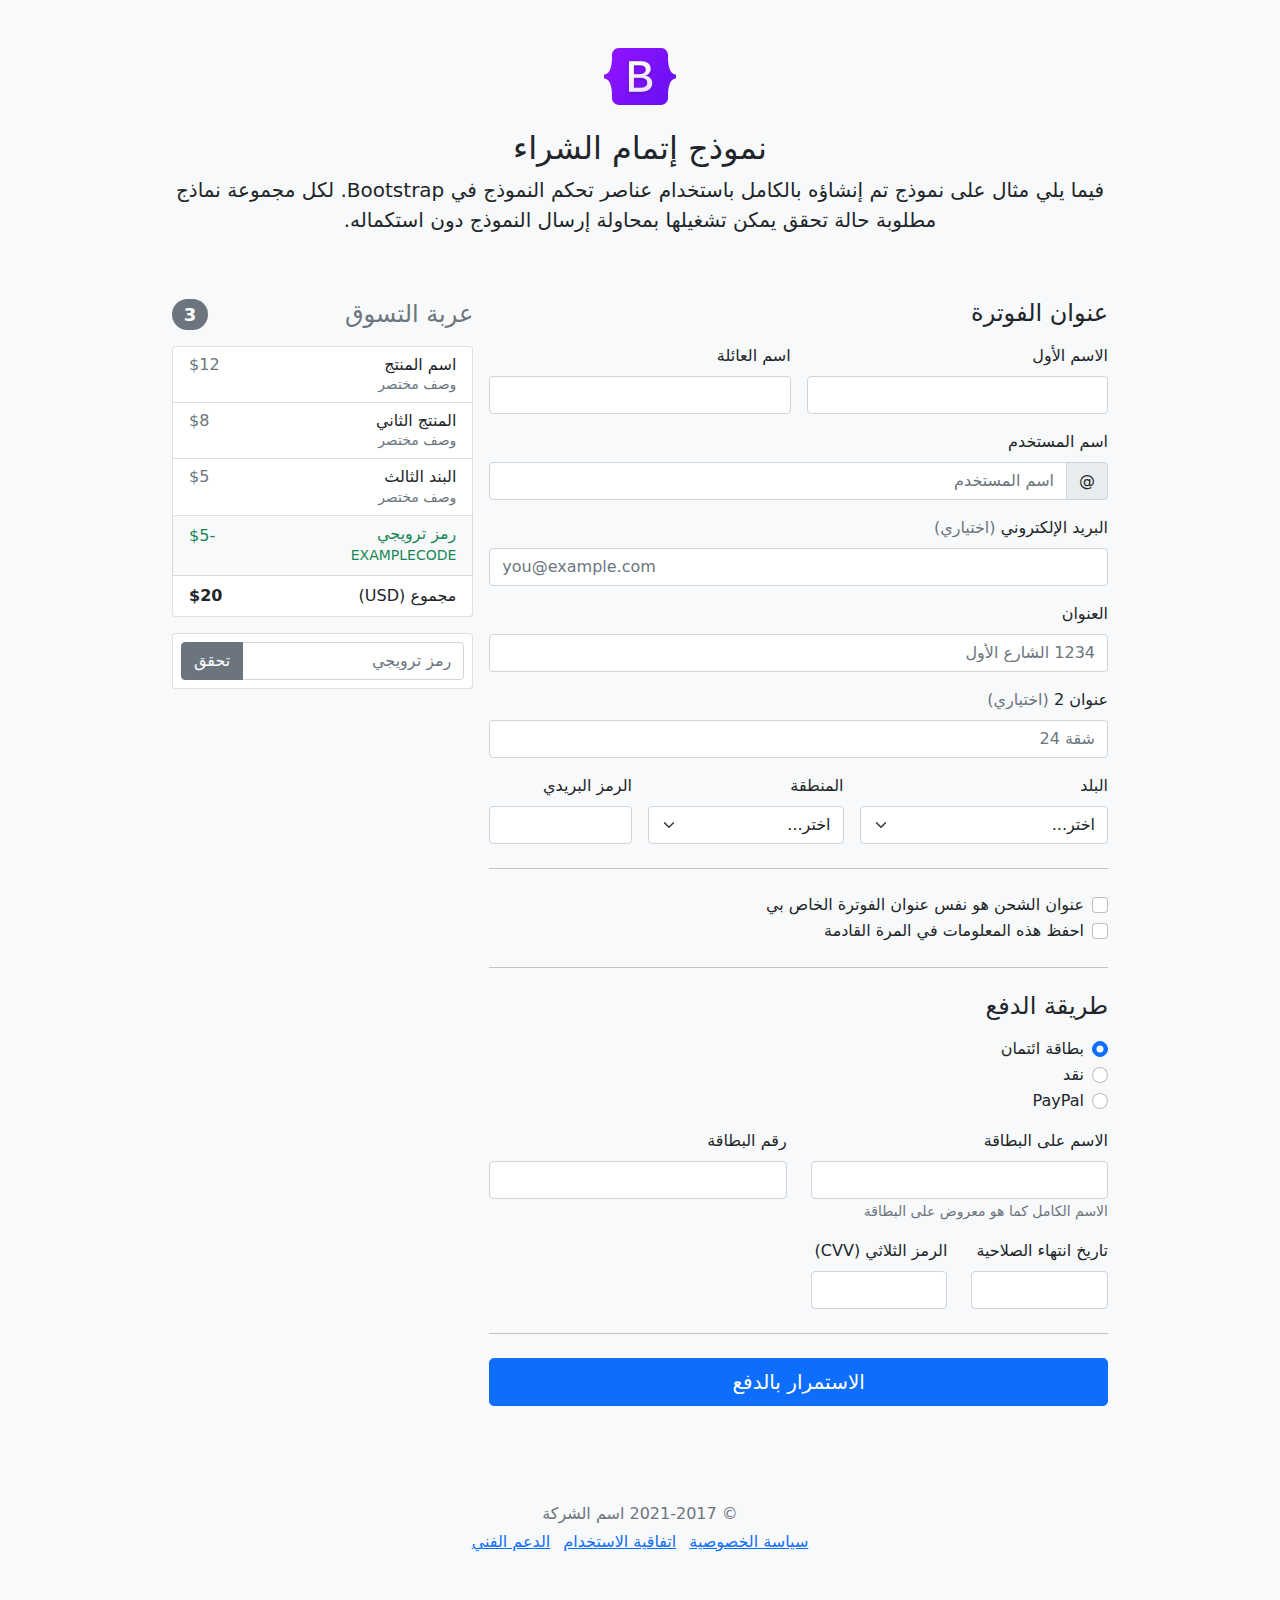
<file: checkout-rtl/index.html>
<!doctype html>
<html lang="ar" dir="rtl">
  <head>
    <meta charset="utf-8">
    <meta name="viewport" content="width=device-width, initial-scale=1">
    <meta name="description" content="">
    <meta name="author" content="Mark Otto, Jacob Thornton, and Bootstrap contributors">
    <meta name="generator" content="Hugo 0.88.1">
    <title>مثال إتمام الشراء · Bootstrap v5.1</title>

    <link rel="canonical" href="https://getbootstrap.com/docs/5.1/examples/checkout-rtl/">

    

    <!-- Bootstrap core CSS -->
<link href="../assets/dist/css/bootstrap.rtl.min.css" rel="stylesheet">

    <style>
      .bd-placeholder-img {
        font-size: 1.125rem;
        text-anchor: middle;
        -webkit-user-select: none;
        -moz-user-select: none;
        user-select: none;
      }

      @media (min-width: 768px) {
        .bd-placeholder-img-lg {
          font-size: 3.5rem;
        }
      }
    </style>

    
    <!-- Custom styles for this template -->
    <link href="../checkout/form-validation.css" rel="stylesheet">
  </head>
  <body class="bg-light">
    
<div class="container">
  <main>
    <div class="py-5 text-center">
      <img class="d-block mx-auto mb-4" src="../assets/brand/bootstrap-logo.svg" alt="" width="72" height="57">
      <h2>نموذج إتمام الشراء</h2>
      <p class="lead">فيما يلي مثال على نموذج تم إنشاؤه بالكامل باستخدام عناصر تحكم النموذج في Bootstrap. لكل مجموعة نماذج مطلوبة حالة تحقق يمكن تشغيلها بمحاولة إرسال النموذج دون استكماله.</p>
    </div>

    <div class="row g-3">
      <div class="col-md-5 col-lg-4 order-md-last">
        <h4 class="d-flex justify-content-between align-items-center mb-3">
          <span class="text-muted">عربة التسوق</span>
          <span class="badge bg-secondary rounded-pill">3</span>
        </h4>
        <ul class="list-group mb-3">
          <li class="list-group-item d-flex justify-content-between lh-sm">
            <div>
              <h6 class="my-0">اسم المنتج</h6>
              <small class="text-muted">وصف مختصر</small>
            </div>
            <span class="text-muted">$12</span>
          </li>
          <li class="list-group-item d-flex justify-content-between lh-sm">
            <div>
              <h6 class="my-0">المنتج الثاني</h6>
              <small class="text-muted">وصف مختصر</small>
            </div>
            <span class="text-muted">$8</span>
          </li>
          <li class="list-group-item d-flex justify-content-between lh-sm">
            <div>
              <h6 class="my-0">البند الثالث</h6>
              <small class="text-muted">وصف مختصر</small>
            </div>
            <span class="text-muted">$5</span>
          </li>
          <li class="list-group-item d-flex justify-content-between bg-light">
            <div class="text-success">
              <h6 class="my-0">رمز ترويجي</h6>
              <small>EXAMPLECODE</small>
            </div>
            <span class="text-success">-$5</span>
          </li>
          <li class="list-group-item d-flex justify-content-between">
            <span>مجموع (USD)</span>
            <strong>$20</strong>
          </li>
        </ul>

        <form class="card p-2">
          <div class="input-group">
            <input type="text" class="form-control" placeholder="رمز ترويجي">
            <button type="submit" class="btn btn-secondary">تحقق</button>
          </div>
        </form>
      </div>
      <div class="col-md-7 col-lg-8">
        <h4 class="mb-3">عنوان الفوترة</h4>
        <form class="needs-validation" novalidate>
          <div class="row g-3">
            <div class="col-sm-6">
              <label for="firstName" class="form-label">الاسم الأول</label>
              <input type="text" class="form-control" id="firstName" placeholder="" value="" required>
              <div class="invalid-feedback">
                يرجى إدخال اسم أول صحيح.
              </div>
            </div>

            <div class="col-sm-6">
              <label for="lastName" class="form-label">اسم العائلة</label>
              <input type="text" class="form-control" id="lastName" placeholder="" value="" required>
              <div class="invalid-feedback">
                يرجى إدخال اسم عائلة صحيح.
              </div>
            </div>

            <div class="col-12">
              <label for="username" class="form-label">اسم المستخدم</label>
              <div class="input-group has-validation">
                <span class="input-group-text">@</span>
                <input type="text" class="form-control" id="username" placeholder="اسم المستخدم" required>
              <div class="invalid-feedback">
                اسم المستخدم الخاص بك مطلوب.
                </div>
              </div>
            </div>

            <div class="col-12">
              <label for="email" class="form-label">البريد الإلكتروني <span class="text-muted">(اختياري)</span></label>
              <input type="email" class="form-control" id="email" placeholder="you@example.com">
              <div class="invalid-feedback">
                يرجى إدخال عنوان بريد إلكتروني صحيح لتصلكم تحديثات الشحن.
              </div>
            </div>

            <div class="col-12">
              <label for="address" class="form-label">العنوان</label>
              <input type="text" class="form-control" id="address" placeholder="1234 الشارع الأول" required>
              <div class="invalid-feedback">
                يرجى إدخال عنوان الشحن الخاص بك.
              </div>
            </div>

            <div class="col-12">
              <label for="address2" class="form-label">عنوان 2 <span class="text-muted">(اختياري)</span></label>
              <input type="text" class="form-control" id="address2" placeholder="شقة 24">
            </div>

            <div class="col-md-5">
              <label for="country" class="form-label">البلد</label>
              <select class="form-select" id="country" required>
                <option value="">اختر...</option>
                <option>الولايات المتحدة الأمريكية</option>
              </select>
              <div class="invalid-feedback">
                يرجى اختيار بلد صحيح.
              </div>
            </div>

            <div class="col-md-4">
              <label for="state" class="form-label">المنطقة</label>
              <select class="form-select" id="state" required>
                <option value="">اختر...</option>
                <option>كاليفورنيا</option>
              </select>
              <div class="invalid-feedback">
                يرجى اختيار اسم منطقة صحيح.
              </div>
            </div>

            <div class="col-md-3">
              <label for="zip" class="form-label">الرمز البريدي</label>
              <input type="text" class="form-control" id="zip" placeholder="" required>
              <div class="invalid-feedback">
                الرمز البريدي مطلوب.
              </div>
            </div>
          </div>

          <hr class="my-4">

          <div class="form-check">
            <input type="checkbox" class="form-check-input" id="same-address">
            <label class="form-check-label" for="same-address">عنوان الشحن هو نفس عنوان الفوترة الخاص بي</label>
          </div>

          <div class="form-check">
            <input type="checkbox" class="form-check-input" id="save-info">
            <label class="form-check-label" for="save-info">احفظ هذه المعلومات في المرة القادمة</label>
          </div>

          <hr class="my-4">

          <h4 class="mb-3">طريقة الدفع</h4>

          <div class="my-3">
            <div class="form-check">
              <input id="credit" name="paymentMethod" type="radio" class="form-check-input" checked required>
              <label class="form-check-label" for="credit">بطاقة ائتمان</label>
            </div>
            <div class="form-check">
              <input id="cash" name="paymentMethod" type="radio" class="form-check-input" required>
              <label class="form-check-label" for="cash">نقد</label>
            </div>
            <div class="form-check">
              <input id="paypal" name="paymentMethod" type="radio" class="form-check-input" required>
              <label class="form-check-label" for="paypal">PayPal</label>
            </div>
          </div>

          <div class="row gy-3">
            <div class="col-md-6">
              <label for="cc-name" class="form-label">الاسم على البطاقة</label>
              <input type="text" class="form-control" id="cc-name" placeholder="" required>
              <small class="text-muted">الاسم الكامل كما هو معروض على البطاقة</small>
              <div class="invalid-feedback">
                الاسم على البطاقة مطلوب
              </div>
            </div>

            <div class="col-md-6">
              <label for="cc-number" class="form-label">رقم البطاقة</label>
              <input type="text" class="form-control" id="cc-number" placeholder="" required>
              <div class="invalid-feedback">
                رقم بطاقة الائتمان مطلوب
              </div>
            </div>

            <div class="col-md-3">
              <label for="cc-expiration" class="form-label">تاريخ انتهاء الصلاحية</label>
              <input type="text" class="form-control" id="cc-expiration" placeholder="" required>
              <div class="invalid-feedback">
                تاريخ انتهاء الصلاحية مطلوب
              </div>
            </div>

            <div class="col-md-3">
              <label for="cc-cvv" class="form-label">الرمز الثلاثي (CVV)</label>
              <input type="text" class="form-control" id="cc-cvv" placeholder="" required>
              <div class="invalid-feedback">
                رمز الحماية مطلوب
              </div>
            </div>
          </div>

          <hr class="my-4">

          <button class="w-100 btn btn-primary btn-lg" type="submit">الاستمرار بالدفع</button>
        </form>
      </div>
    </div>
  </main>
  <footer class="my-5 pt-5 text-muted text-center text-small">
    <p class="mb-1">&copy; 2021-2017 اسم الشركة</p>
    <ul class="list-inline">
      <li class="list-inline-item"><a href="#">سياسة الخصوصية</a></li>
      <li class="list-inline-item"><a href="#">اتفاقية الاستخدام</a></li>
      <li class="list-inline-item"><a href="#">الدعم الفني</a></li>
    </ul>
  </footer>
</div>


    <script src="../assets/dist/js/bootstrap.bundle.min.js"></script>

      <script src="../checkout/form-validation.js"></script>
  </body>
</html>
</file>
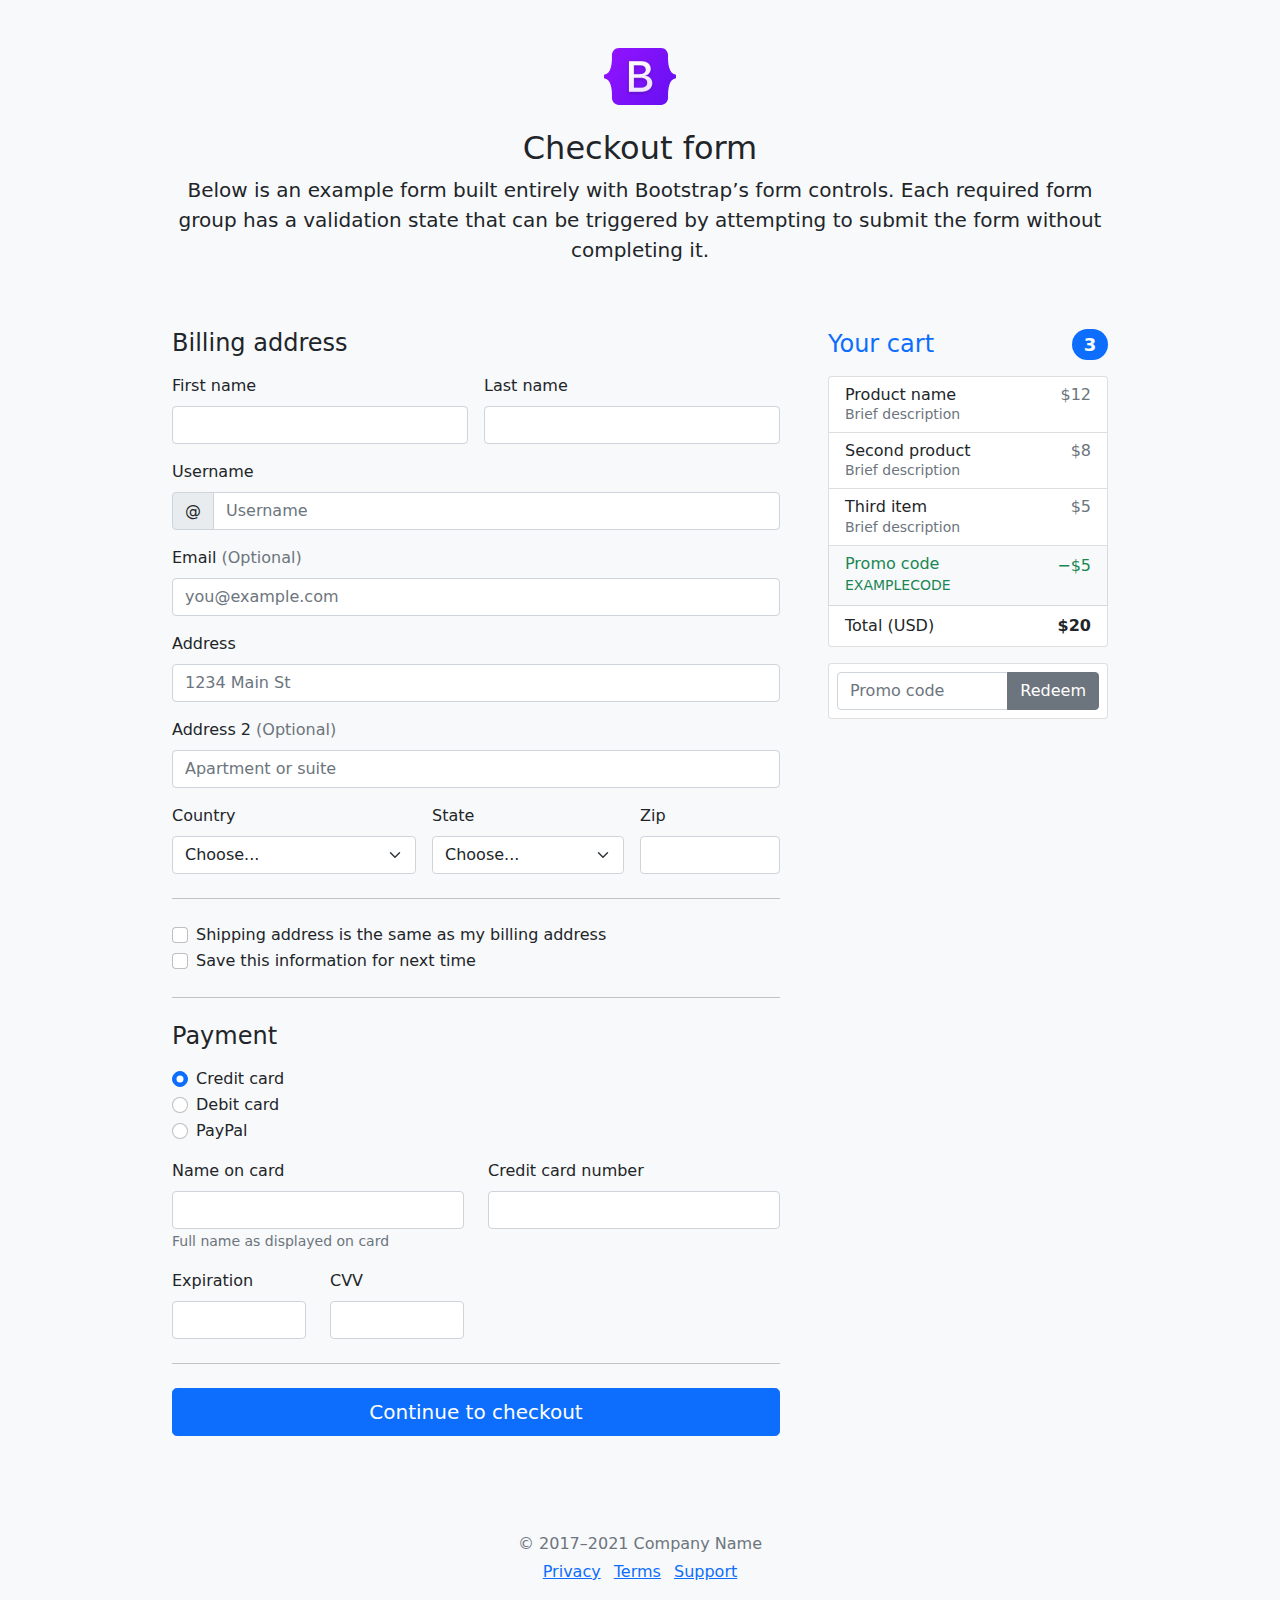
<file: checkout/index.html>
<!doctype html>
<html lang="en">
  <head>
    <meta charset="utf-8">
    <meta name="viewport" content="width=device-width, initial-scale=1">
    <meta name="description" content="">
    <meta name="author" content="Mark Otto, Jacob Thornton, and Bootstrap contributors">
    <meta name="generator" content="Hugo 0.88.1">
    <title>Checkout example · Bootstrap v5.1</title>

    <link rel="canonical" href="https://getbootstrap.com/docs/5.1/examples/checkout/">

    

    <!-- Bootstrap core CSS -->
<link href="../assets/dist/css/bootstrap.min.css" rel="stylesheet">

    <style>
      .bd-placeholder-img {
        font-size: 1.125rem;
        text-anchor: middle;
        -webkit-user-select: none;
        -moz-user-select: none;
        user-select: none;
      }

      @media (min-width: 768px) {
        .bd-placeholder-img-lg {
          font-size: 3.5rem;
        }
      }
    </style>

    
    <!-- Custom styles for this template -->
    <link href="form-validation.css" rel="stylesheet">
  </head>
  <body class="bg-light">
    
<div class="container">
  <main>
    <div class="py-5 text-center">
      <img class="d-block mx-auto mb-4" src="../assets/brand/bootstrap-logo.svg" alt="" width="72" height="57">
      <h2>Checkout form</h2>
      <p class="lead">Below is an example form built entirely with Bootstrap’s form controls. Each required form group has a validation state that can be triggered by attempting to submit the form without completing it.</p>
    </div>

    <div class="row g-5">
      <div class="col-md-5 col-lg-4 order-md-last">
        <h4 class="d-flex justify-content-between align-items-center mb-3">
          <span class="text-primary">Your cart</span>
          <span class="badge bg-primary rounded-pill">3</span>
        </h4>
        <ul class="list-group mb-3">
          <li class="list-group-item d-flex justify-content-between lh-sm">
            <div>
              <h6 class="my-0">Product name</h6>
              <small class="text-muted">Brief description</small>
            </div>
            <span class="text-muted">$12</span>
          </li>
          <li class="list-group-item d-flex justify-content-between lh-sm">
            <div>
              <h6 class="my-0">Second product</h6>
              <small class="text-muted">Brief description</small>
            </div>
            <span class="text-muted">$8</span>
          </li>
          <li class="list-group-item d-flex justify-content-between lh-sm">
            <div>
              <h6 class="my-0">Third item</h6>
              <small class="text-muted">Brief description</small>
            </div>
            <span class="text-muted">$5</span>
          </li>
          <li class="list-group-item d-flex justify-content-between bg-light">
            <div class="text-success">
              <h6 class="my-0">Promo code</h6>
              <small>EXAMPLECODE</small>
            </div>
            <span class="text-success">−$5</span>
          </li>
          <li class="list-group-item d-flex justify-content-between">
            <span>Total (USD)</span>
            <strong>$20</strong>
          </li>
        </ul>

        <form class="card p-2">
          <div class="input-group">
            <input type="text" class="form-control" placeholder="Promo code">
            <button type="submit" class="btn btn-secondary">Redeem</button>
          </div>
        </form>
      </div>
      <div class="col-md-7 col-lg-8">
        <h4 class="mb-3">Billing address</h4>
        <form class="needs-validation" novalidate>
          <div class="row g-3">
            <div class="col-sm-6">
              <label for="firstName" class="form-label">First name</label>
              <input type="text" class="form-control" id="firstName" placeholder="" value="" required>
              <div class="invalid-feedback">
                Valid first name is required.
              </div>
            </div>

            <div class="col-sm-6">
              <label for="lastName" class="form-label">Last name</label>
              <input type="text" class="form-control" id="lastName" placeholder="" value="" required>
              <div class="invalid-feedback">
                Valid last name is required.
              </div>
            </div>

            <div class="col-12">
              <label for="username" class="form-label">Username</label>
              <div class="input-group has-validation">
                <span class="input-group-text">@</span>
                <input type="text" class="form-control" id="username" placeholder="Username" required>
              <div class="invalid-feedback">
                  Your username is required.
                </div>
              </div>
            </div>

            <div class="col-12">
              <label for="email" class="form-label">Email <span class="text-muted">(Optional)</span></label>
              <input type="email" class="form-control" id="email" placeholder="you@example.com">
              <div class="invalid-feedback">
                Please enter a valid email address for shipping updates.
              </div>
            </div>

            <div class="col-12">
              <label for="address" class="form-label">Address</label>
              <input type="text" class="form-control" id="address" placeholder="1234 Main St" required>
              <div class="invalid-feedback">
                Please enter your shipping address.
              </div>
            </div>

            <div class="col-12">
              <label for="address2" class="form-label">Address 2 <span class="text-muted">(Optional)</span></label>
              <input type="text" class="form-control" id="address2" placeholder="Apartment or suite">
            </div>

            <div class="col-md-5">
              <label for="country" class="form-label">Country</label>
              <select class="form-select" id="country" required>
                <option value="">Choose...</option>
                <option>United States</option>
              </select>
              <div class="invalid-feedback">
                Please select a valid country.
              </div>
            </div>

            <div class="col-md-4">
              <label for="state" class="form-label">State</label>
              <select class="form-select" id="state" required>
                <option value="">Choose...</option>
                <option>California</option>
              </select>
              <div class="invalid-feedback">
                Please provide a valid state.
              </div>
            </div>

            <div class="col-md-3">
              <label for="zip" class="form-label">Zip</label>
              <input type="text" class="form-control" id="zip" placeholder="" required>
              <div class="invalid-feedback">
                Zip code required.
              </div>
            </div>
          </div>

          <hr class="my-4">

          <div class="form-check">
            <input type="checkbox" class="form-check-input" id="same-address">
            <label class="form-check-label" for="same-address">Shipping address is the same as my billing address</label>
          </div>

          <div class="form-check">
            <input type="checkbox" class="form-check-input" id="save-info">
            <label class="form-check-label" for="save-info">Save this information for next time</label>
          </div>

          <hr class="my-4">

          <h4 class="mb-3">Payment</h4>

          <div class="my-3">
            <div class="form-check">
              <input id="credit" name="paymentMethod" type="radio" class="form-check-input" checked required>
              <label class="form-check-label" for="credit">Credit card</label>
            </div>
            <div class="form-check">
              <input id="debit" name="paymentMethod" type="radio" class="form-check-input" required>
              <label class="form-check-label" for="debit">Debit card</label>
            </div>
            <div class="form-check">
              <input id="paypal" name="paymentMethod" type="radio" class="form-check-input" required>
              <label class="form-check-label" for="paypal">PayPal</label>
            </div>
          </div>

          <div class="row gy-3">
            <div class="col-md-6">
              <label for="cc-name" class="form-label">Name on card</label>
              <input type="text" class="form-control" id="cc-name" placeholder="" required>
              <small class="text-muted">Full name as displayed on card</small>
              <div class="invalid-feedback">
                Name on card is required
              </div>
            </div>

            <div class="col-md-6">
              <label for="cc-number" class="form-label">Credit card number</label>
              <input type="text" class="form-control" id="cc-number" placeholder="" required>
              <div class="invalid-feedback">
                Credit card number is required
              </div>
            </div>

            <div class="col-md-3">
              <label for="cc-expiration" class="form-label">Expiration</label>
              <input type="text" class="form-control" id="cc-expiration" placeholder="" required>
              <div class="invalid-feedback">
                Expiration date required
              </div>
            </div>

            <div class="col-md-3">
              <label for="cc-cvv" class="form-label">CVV</label>
              <input type="text" class="form-control" id="cc-cvv" placeholder="" required>
              <div class="invalid-feedback">
                Security code required
              </div>
            </div>
          </div>

          <hr class="my-4">

          <button class="w-100 btn btn-primary btn-lg" type="submit">Continue to checkout</button>
        </form>
      </div>
    </div>
  </main>

  <footer class="my-5 pt-5 text-muted text-center text-small">
    <p class="mb-1">&copy; 2017–2021 Company Name</p>
    <ul class="list-inline">
      <li class="list-inline-item"><a href="#">Privacy</a></li>
      <li class="list-inline-item"><a href="#">Terms</a></li>
      <li class="list-inline-item"><a href="#">Support</a></li>
    </ul>
  </footer>
</div>


    <script src="../assets/dist/js/bootstrap.bundle.min.js"></script>

      <script src="form-validation.js"></script>
  </body>
</html>
</file>
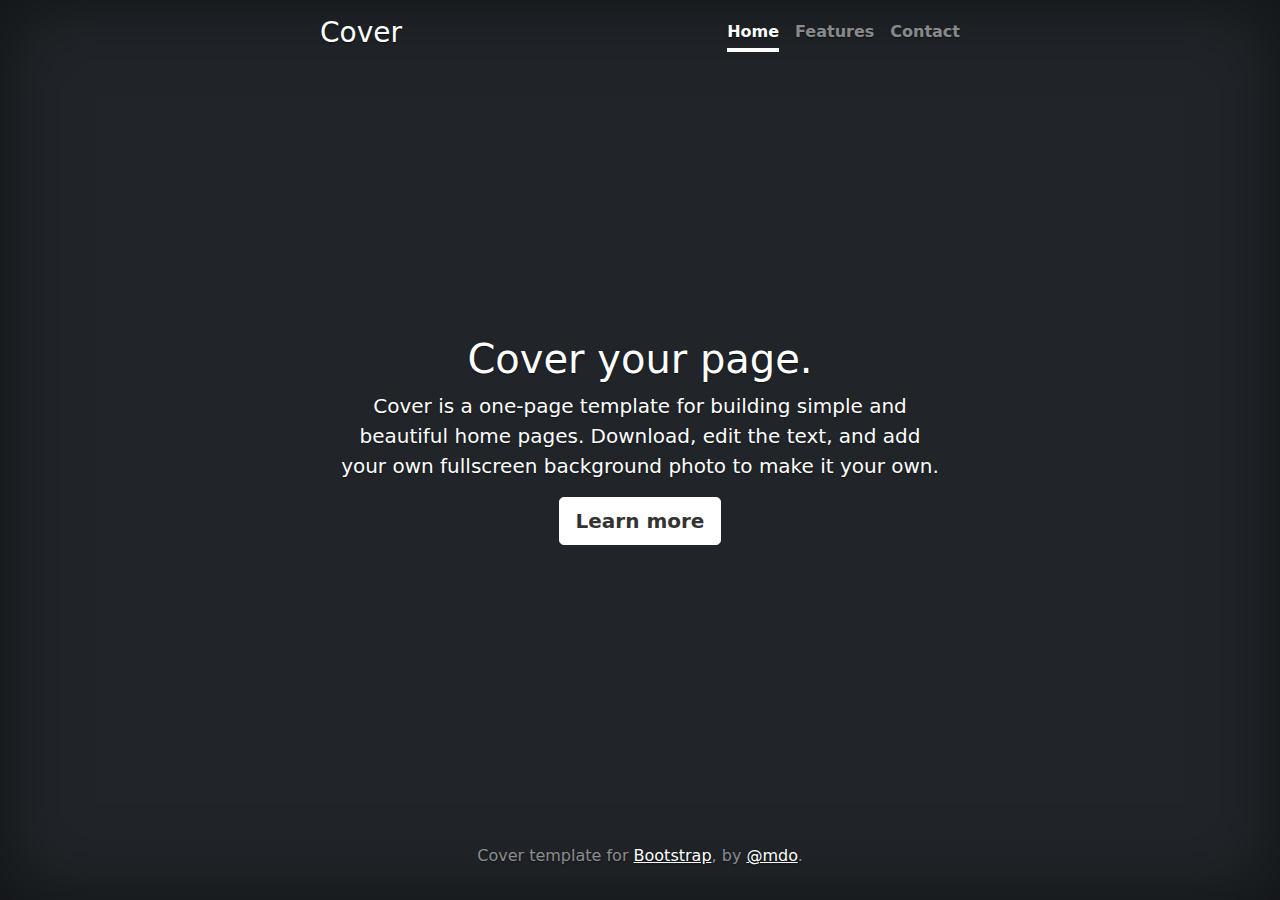
<file: cover/index.html>
<!doctype html>
<html lang="en" class="h-100">
  <head>
    <meta charset="utf-8">
    <meta name="viewport" content="width=device-width, initial-scale=1">
    <meta name="description" content="">
    <meta name="author" content="Mark Otto, Jacob Thornton, and Bootstrap contributors">
    <meta name="generator" content="Hugo 0.88.1">
    <title>Cover Template · Bootstrap v5.1</title>

    <link rel="canonical" href="https://getbootstrap.com/docs/5.1/examples/cover/">

    

    <!-- Bootstrap core CSS -->
<link href="../assets/dist/css/bootstrap.min.css" rel="stylesheet">

    <style>
      .bd-placeholder-img {
        font-size: 1.125rem;
        text-anchor: middle;
        -webkit-user-select: none;
        -moz-user-select: none;
        user-select: none;
      }

      @media (min-width: 768px) {
        .bd-placeholder-img-lg {
          font-size: 3.5rem;
        }
      }
    </style>

    
    <!-- Custom styles for this template -->
    <link href="cover.css" rel="stylesheet">
  </head>
  <body class="d-flex h-100 text-center text-white bg-dark">
    
<div class="cover-container d-flex w-100 h-100 p-3 mx-auto flex-column">
  <header class="mb-auto">
    <div>
      <h3 class="float-md-start mb-0">Cover</h3>
      <nav class="nav nav-masthead justify-content-center float-md-end">
        <a class="nav-link active" aria-current="page" href="#">Home</a>
        <a class="nav-link" href="#">Features</a>
        <a class="nav-link" href="#">Contact</a>
      </nav>
    </div>
  </header>

  <main class="px-3">
    <h1>Cover your page.</h1>
    <p class="lead">Cover is a one-page template for building simple and beautiful home pages. Download, edit the text, and add your own fullscreen background photo to make it your own.</p>
    <p class="lead">
      <a href="#" class="btn btn-lg btn-secondary fw-bold border-white bg-white">Learn more</a>
    </p>
  </main>

  <footer class="mt-auto text-white-50">
    <p>Cover template for <a href="https://getbootstrap.com/" class="text-white">Bootstrap</a>, by <a href="https://twitter.com/mdo" class="text-white">@mdo</a>.</p>
  </footer>
</div>


    
  </body>
</html>
</file>
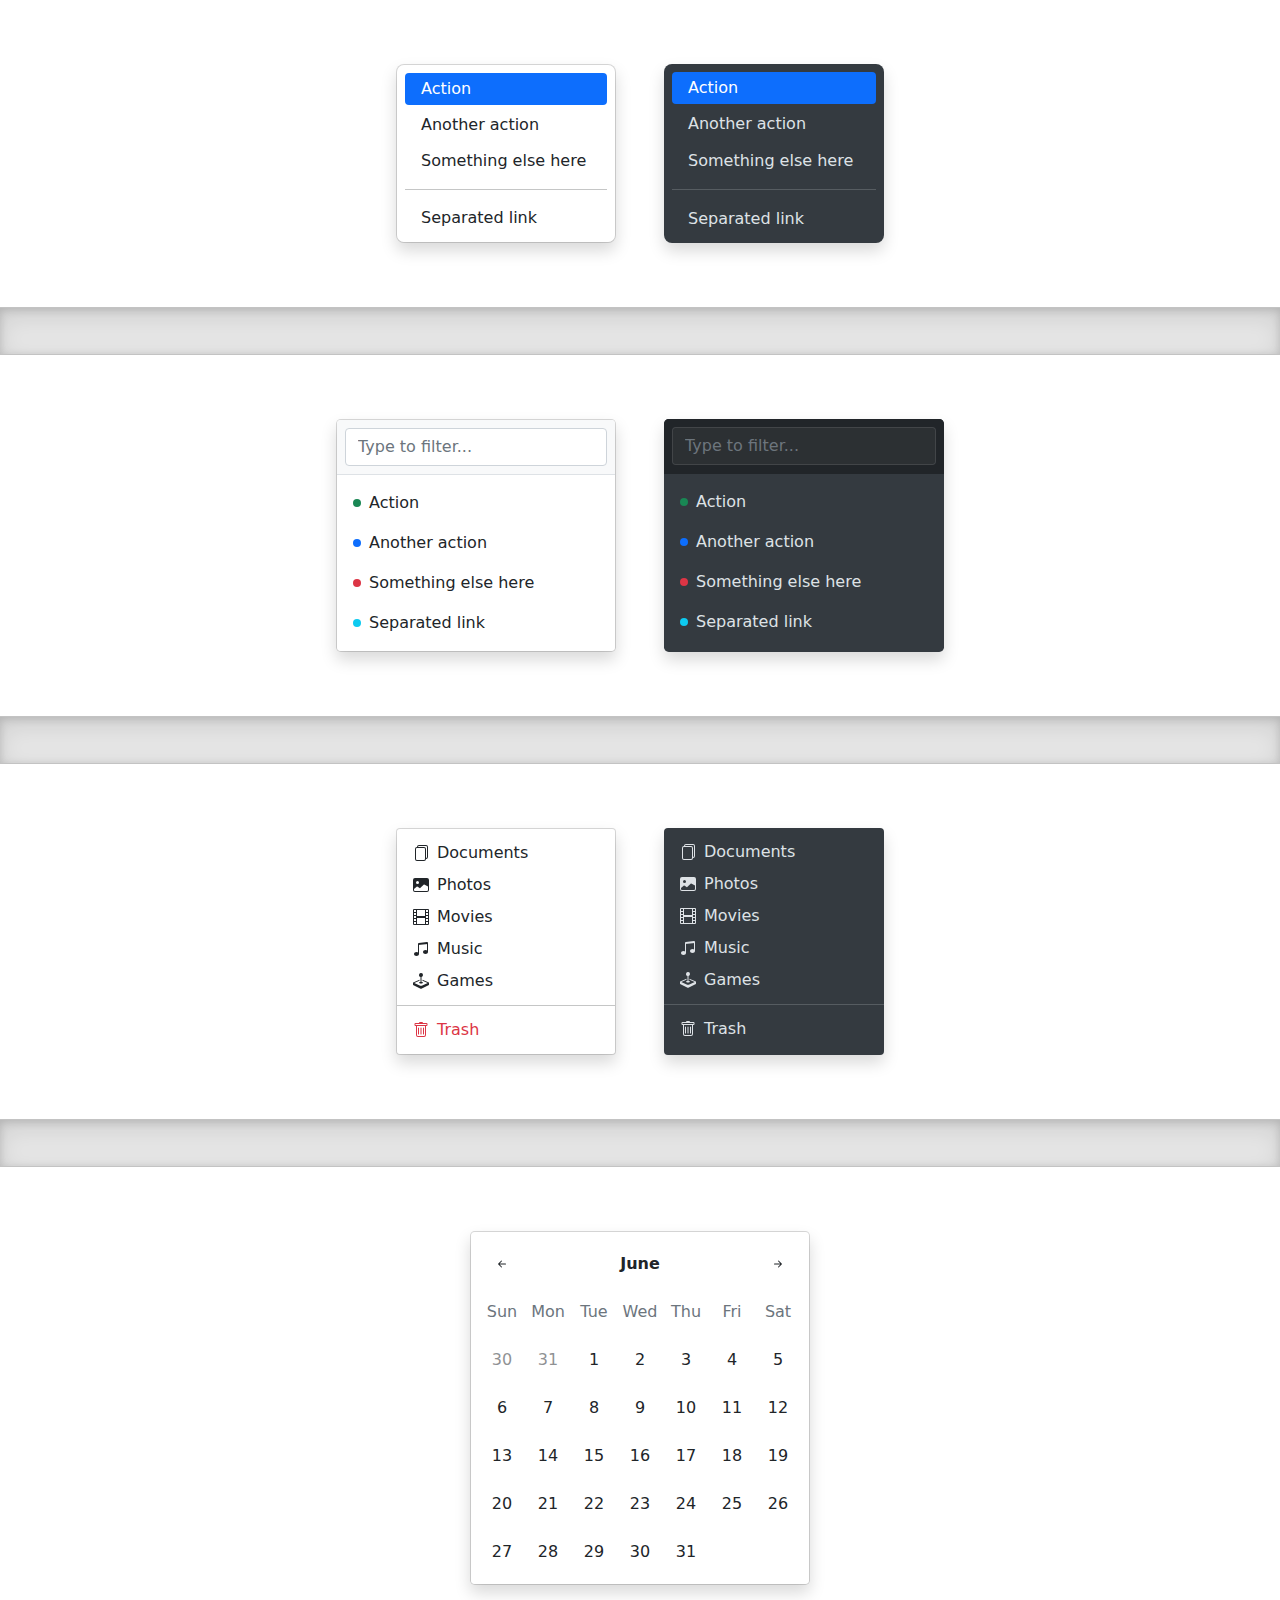
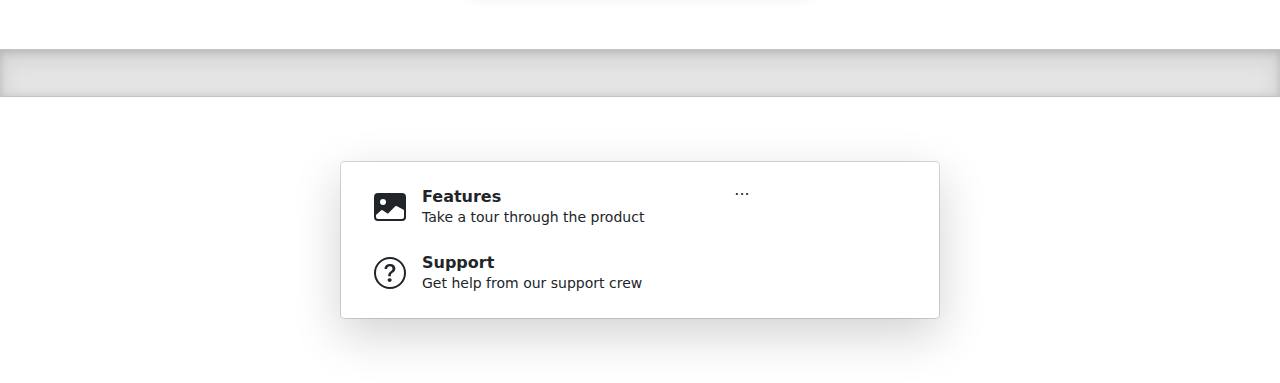
<file: dropdowns/index.html>
<!doctype html>
<html lang="en">
  <head>
    <meta charset="utf-8">
    <meta name="viewport" content="width=device-width, initial-scale=1">
    <meta name="description" content="">
    <meta name="author" content="Mark Otto, Jacob Thornton, and Bootstrap contributors">
    <meta name="generator" content="Hugo 0.88.1">
    <title>Dropdowns · Bootstrap v5.1</title>

    <link rel="canonical" href="https://getbootstrap.com/docs/5.1/examples/dropdowns/">

    

    <!-- Bootstrap core CSS -->
<link href="../assets/dist/css/bootstrap.min.css" rel="stylesheet">

    <style>
      .bd-placeholder-img {
        font-size: 1.125rem;
        text-anchor: middle;
        -webkit-user-select: none;
        -moz-user-select: none;
        user-select: none;
      }

      @media (min-width: 768px) {
        .bd-placeholder-img-lg {
          font-size: 3.5rem;
        }
      }
    </style>

    
    <!-- Custom styles for this template -->
    <link href="dropdowns.css" rel="stylesheet">
  </head>
  <body>
    
<svg xmlns="http://www.w3.org/2000/svg" style="display: none;">
  <symbol id="bootstrap" viewBox="0 0 118 94">
    <title>Bootstrap</title>
    <path fill-rule="evenodd" clip-rule="evenodd" d="M24.509 0c-6.733 0-11.715 5.893-11.492 12.284.214 6.14-.064 14.092-2.066 20.577C8.943 39.365 5.547 43.485 0 44.014v5.972c5.547.529 8.943 4.649 10.951 11.153 2.002 6.485 2.28 14.437 2.066 20.577C12.794 88.106 17.776 94 24.51 94H93.5c6.733 0 11.714-5.893 11.491-12.284-.214-6.14.064-14.092 2.066-20.577 2.009-6.504 5.396-10.624 10.943-11.153v-5.972c-5.547-.529-8.934-4.649-10.943-11.153-2.002-6.484-2.28-14.437-2.066-20.577C105.214 5.894 100.233 0 93.5 0H24.508zM80 57.863C80 66.663 73.436 72 62.543 72H44a2 2 0 01-2-2V24a2 2 0 012-2h18.437c9.083 0 15.044 4.92 15.044 12.474 0 5.302-4.01 10.049-9.119 10.88v.277C75.317 46.394 80 51.21 80 57.863zM60.521 28.34H49.948v14.934h8.905c6.884 0 10.68-2.772 10.68-7.727 0-4.643-3.264-7.207-9.012-7.207zM49.948 49.2v16.458H60.91c7.167 0 10.964-2.876 10.964-8.281 0-5.406-3.903-8.178-11.425-8.178H49.948z"></path>
  </symbol>

  <symbol id="exclamation-triangle-fill" viewBox="0 0 16 16">
    <path d="M8.982 1.566a1.13 1.13 0 0 0-1.96 0L.165 13.233c-.457.778.091 1.767.98 1.767h13.713c.889 0 1.438-.99.98-1.767L8.982 1.566zM8 5c.535 0 .954.462.9.995l-.35 3.507a.552.552 0 0 1-1.1 0L7.1 5.995A.905.905 0 0 1 8 5zm.002 6a1 1 0 1 1 0 2 1 1 0 0 1 0-2z"/>
  </symbol>

  <symbol id="check2" viewBox="0 0 16 16">
    <path d="M13.854 3.646a.5.5 0 0 1 0 .708l-7 7a.5.5 0 0 1-.708 0l-3.5-3.5a.5.5 0 1 1 .708-.708L6.5 10.293l6.646-6.647a.5.5 0 0 1 .708 0z"/>
  </symbol>

  <symbol id="check2-circle" viewBox="0 0 16 16">
    <path d="M2.5 8a5.5 5.5 0 0 1 8.25-4.764.5.5 0 0 0 .5-.866A6.5 6.5 0 1 0 14.5 8a.5.5 0 0 0-1 0 5.5 5.5 0 1 1-11 0z"/>
    <path d="M15.354 3.354a.5.5 0 0 0-.708-.708L8 9.293 5.354 6.646a.5.5 0 1 0-.708.708l3 3a.5.5 0 0 0 .708 0l7-7z"/>
  </symbol>

  <symbol id="bookmark-star" viewBox="0 0 16 16">
    <path d="M7.84 4.1a.178.178 0 0 1 .32 0l.634 1.285a.178.178 0 0 0 .134.098l1.42.206c.145.021.204.2.098.303L9.42 6.993a.178.178 0 0 0-.051.158l.242 1.414a.178.178 0 0 1-.258.187l-1.27-.668a.178.178 0 0 0-.165 0l-1.27.668a.178.178 0 0 1-.257-.187l.242-1.414a.178.178 0 0 0-.05-.158l-1.03-1.001a.178.178 0 0 1 .098-.303l1.42-.206a.178.178 0 0 0 .134-.098L7.84 4.1z"/>
    <path d="M2 2a2 2 0 0 1 2-2h8a2 2 0 0 1 2 2v13.5a.5.5 0 0 1-.777.416L8 13.101l-5.223 2.815A.5.5 0 0 1 2 15.5V2zm2-1a1 1 0 0 0-1 1v12.566l4.723-2.482a.5.5 0 0 1 .554 0L13 14.566V2a1 1 0 0 0-1-1H4z"/>
  </symbol>

  <symbol id="grid-fill" viewBox="0 0 16 16">
    <path d="M1 2.5A1.5 1.5 0 0 1 2.5 1h3A1.5 1.5 0 0 1 7 2.5v3A1.5 1.5 0 0 1 5.5 7h-3A1.5 1.5 0 0 1 1 5.5v-3zm8 0A1.5 1.5 0 0 1 10.5 1h3A1.5 1.5 0 0 1 15 2.5v3A1.5 1.5 0 0 1 13.5 7h-3A1.5 1.5 0 0 1 9 5.5v-3zm-8 8A1.5 1.5 0 0 1 2.5 9h3A1.5 1.5 0 0 1 7 10.5v3A1.5 1.5 0 0 1 5.5 15h-3A1.5 1.5 0 0 1 1 13.5v-3zm8 0A1.5 1.5 0 0 1 10.5 9h3a1.5 1.5 0 0 1 1.5 1.5v3a1.5 1.5 0 0 1-1.5 1.5h-3A1.5 1.5 0 0 1 9 13.5v-3z"/>
  </symbol>

  <symbol id="stars" viewBox="0 0 16 16">
    <path d="M7.657 6.247c.11-.33.576-.33.686 0l.645 1.937a2.89 2.89 0 0 0 1.829 1.828l1.936.645c.33.11.33.576 0 .686l-1.937.645a2.89 2.89 0 0 0-1.828 1.829l-.645 1.936a.361.361 0 0 1-.686 0l-.645-1.937a2.89 2.89 0 0 0-1.828-1.828l-1.937-.645a.361.361 0 0 1 0-.686l1.937-.645a2.89 2.89 0 0 0 1.828-1.828l.645-1.937zM3.794 1.148a.217.217 0 0 1 .412 0l.387 1.162c.173.518.579.924 1.097 1.097l1.162.387a.217.217 0 0 1 0 .412l-1.162.387A1.734 1.734 0 0 0 4.593 5.69l-.387 1.162a.217.217 0 0 1-.412 0L3.407 5.69A1.734 1.734 0 0 0 2.31 4.593l-1.162-.387a.217.217 0 0 1 0-.412l1.162-.387A1.734 1.734 0 0 0 3.407 2.31l.387-1.162zM10.863.099a.145.145 0 0 1 .274 0l.258.774c.115.346.386.617.732.732l.774.258a.145.145 0 0 1 0 .274l-.774.258a1.156 1.156 0 0 0-.732.732l-.258.774a.145.145 0 0 1-.274 0l-.258-.774a1.156 1.156 0 0 0-.732-.732L9.1 2.137a.145.145 0 0 1 0-.274l.774-.258c.346-.115.617-.386.732-.732L10.863.1z"/>
  </symbol>

  <symbol id="film" viewBox="0 0 16 16">
    <path d="M0 1a1 1 0 0 1 1-1h14a1 1 0 0 1 1 1v14a1 1 0 0 1-1 1H1a1 1 0 0 1-1-1V1zm4 0v6h8V1H4zm8 8H4v6h8V9zM1 1v2h2V1H1zm2 3H1v2h2V4zM1 7v2h2V7H1zm2 3H1v2h2v-2zm-2 3v2h2v-2H1zM15 1h-2v2h2V1zm-2 3v2h2V4h-2zm2 3h-2v2h2V7zm-2 3v2h2v-2h-2zm2 3h-2v2h2v-2z"/>
  </symbol>

  <symbol id="joystick" viewBox="0 0 16 16">
    <path d="M10 2a2 2 0 0 1-1.5 1.937v5.087c.863.083 1.5.377 1.5.726 0 .414-.895.75-2 .75s-2-.336-2-.75c0-.35.637-.643 1.5-.726V3.937A2 2 0 1 1 10 2z"/>
    <path d="M0 9.665v1.717a1 1 0 0 0 .553.894l6.553 3.277a2 2 0 0 0 1.788 0l6.553-3.277a1 1 0 0 0 .553-.894V9.665c0-.1-.06-.19-.152-.23L9.5 6.715v.993l5.227 2.178a.125.125 0 0 1 .001.23l-5.94 2.546a2 2 0 0 1-1.576 0l-5.94-2.546a.125.125 0 0 1 .001-.23L6.5 7.708l-.013-.988L.152 9.435a.25.25 0 0 0-.152.23z"/>
  </symbol>

  <symbol id="music-note-beamed" viewBox="0 0 16 16">
    <path d="M6 13c0 1.105-1.12 2-2.5 2S1 14.105 1 13c0-1.104 1.12-2 2.5-2s2.5.896 2.5 2zm9-2c0 1.105-1.12 2-2.5 2s-2.5-.895-2.5-2 1.12-2 2.5-2 2.5.895 2.5 2z"/>
    <path fill-rule="evenodd" d="M14 11V2h1v9h-1zM6 3v10H5V3h1z"/>
    <path d="M5 2.905a1 1 0 0 1 .9-.995l8-.8a1 1 0 0 1 1.1.995V3L5 4V2.905z"/>
  </symbol>

  <symbol id="files" viewBox="0 0 16 16">
    <path d="M13 0H6a2 2 0 0 0-2 2 2 2 0 0 0-2 2v10a2 2 0 0 0 2 2h7a2 2 0 0 0 2-2 2 2 0 0 0 2-2V2a2 2 0 0 0-2-2zm0 13V4a2 2 0 0 0-2-2H5a1 1 0 0 1 1-1h7a1 1 0 0 1 1 1v10a1 1 0 0 1-1 1zM3 4a1 1 0 0 1 1-1h7a1 1 0 0 1 1 1v10a1 1 0 0 1-1 1H4a1 1 0 0 1-1-1V4z"/>
  </symbol>

  <symbol id="image-fill" viewBox="0 0 16 16">
    <path d="M.002 3a2 2 0 0 1 2-2h12a2 2 0 0 1 2 2v10a2 2 0 0 1-2 2h-12a2 2 0 0 1-2-2V3zm1 9v1a1 1 0 0 0 1 1h12a1 1 0 0 0 1-1V9.5l-3.777-1.947a.5.5 0 0 0-.577.093l-3.71 3.71-2.66-1.772a.5.5 0 0 0-.63.062L1.002 12zm5-6.5a1.5 1.5 0 1 0-3 0 1.5 1.5 0 0 0 3 0z"/>
  </symbol>

  <symbol id="trash" viewBox="0 0 16 16">
    <path d="M5.5 5.5A.5.5 0 0 1 6 6v6a.5.5 0 0 1-1 0V6a.5.5 0 0 1 .5-.5zm2.5 0a.5.5 0 0 1 .5.5v6a.5.5 0 0 1-1 0V6a.5.5 0 0 1 .5-.5zm3 .5a.5.5 0 0 0-1 0v6a.5.5 0 0 0 1 0V6z"/>
    <path fill-rule="evenodd" d="M14.5 3a1 1 0 0 1-1 1H13v9a2 2 0 0 1-2 2H5a2 2 0 0 1-2-2V4h-.5a1 1 0 0 1-1-1V2a1 1 0 0 1 1-1H6a1 1 0 0 1 1-1h2a1 1 0 0 1 1 1h3.5a1 1 0 0 1 1 1v1zM4.118 4 4 4.059V13a1 1 0 0 0 1 1h6a1 1 0 0 0 1-1V4.059L11.882 4H4.118zM2.5 3V2h11v1h-11z"/>
  </symbol>

  <symbol id="question-circle" viewBox="0 0 16 16">
    <path d="M8 15A7 7 0 1 1 8 1a7 7 0 0 1 0 14zm0 1A8 8 0 1 0 8 0a8 8 0 0 0 0 16z"/>
    <path d="M5.255 5.786a.237.237 0 0 0 .241.247h.825c.138 0 .248-.113.266-.25.09-.656.54-1.134 1.342-1.134.686 0 1.314.343 1.314 1.168 0 .635-.374.927-.965 1.371-.673.489-1.206 1.06-1.168 1.987l.003.217a.25.25 0 0 0 .25.246h.811a.25.25 0 0 0 .25-.25v-.105c0-.718.273-.927 1.01-1.486.609-.463 1.244-.977 1.244-2.056 0-1.511-1.276-2.241-2.673-2.241-1.267 0-2.655.59-2.75 2.286zm1.557 5.763c0 .533.425.927 1.01.927.609 0 1.028-.394 1.028-.927 0-.552-.42-.94-1.029-.94-.584 0-1.009.388-1.009.94z"/>
  </symbol>

  <symbol id="arrow-left-short" viewBox="0 0 16 16">
    <path fill-rule="evenodd" d="M12 8a.5.5 0 0 1-.5.5H5.707l2.147 2.146a.5.5 0 0 1-.708.708l-3-3a.5.5 0 0 1 0-.708l3-3a.5.5 0 1 1 .708.708L5.707 7.5H11.5a.5.5 0 0 1 .5.5z"/>
  </symbol>

  <symbol id="arrow-right-short" viewBox="0 0 16 16">
    <path fill-rule="evenodd" d="M4 8a.5.5 0 0 1 .5-.5h5.793L8.146 5.354a.5.5 0 1 1 .708-.708l3 3a.5.5 0 0 1 0 .708l-3 3a.5.5 0 0 1-.708-.708L10.293 8.5H4.5A.5.5 0 0 1 4 8z"/>
  </symbol>
</svg>

<div class="d-flex gap-5 justify-content-center" id="dropdownMacos">
  <ul class="dropdown-menu dropdown-menu-macos mx-0 shadow" style="width: 220px;">
    <li><a class="dropdown-item active" href="#">Action</a></li>
    <li><a class="dropdown-item" href="#">Another action</a></li>
    <li><a class="dropdown-item" href="#">Something else here</a></li>
    <li><hr class="dropdown-divider"></li>
    <li><a class="dropdown-item" href="#">Separated link</a></li>
  </ul>
  <ul class="dropdown-menu dropdown-menu-dark dropdown-menu-macos mx-0 border-0 shadow" style="width: 220px;">
    <li><a class="dropdown-item active" href="#">Action</a></li>
    <li><a class="dropdown-item" href="#">Another action</a></li>
    <li><a class="dropdown-item" href="#">Something else here</a></li>
    <li><hr class="dropdown-divider"></li>
    <li><a class="dropdown-item" href="#">Separated link</a></li>
  </ul>
</div>

<div class="b-example-divider"></div>


<div class="d-flex gap-5 justify-content-center" id="dropdownFilter">
  <div class="dropdown-menu pt-0 mx-0 rounded-3 shadow overflow-hidden" style="width: 280px;">
    <form class="p-2 mb-2 bg-light border-bottom">
      <input type="search" class="form-control" autocomplete="false" placeholder="Type to filter...">
    </form>
    <ul class="list-unstyled mb-0">
      <li><a class="dropdown-item d-flex align-items-center gap-2 py-2" href="#">
        <span class="d-inline-block bg-success rounded-circle" style="width: .5em; height: .5em;"></span>
        Action
      </a></li>
      <li><a class="dropdown-item d-flex align-items-center gap-2 py-2" href="#">
        <span class="d-inline-block bg-primary rounded-circle" style="width: .5em; height: .5em;"></span>
        Another action
      </a></li>
      <li><a class="dropdown-item d-flex align-items-center gap-2 py-2" href="#">
        <span class="d-inline-block bg-danger rounded-circle" style="width: .5em; height: .5em;"></span>
        Something else here
      </a></li>
      <li><a class="dropdown-item d-flex align-items-center gap-2 py-2" href="#">
        <span class="d-inline-block bg-info rounded-circle" style="width: .5em; height: .5em;"></span>
        Separated link
      </a></li>
    </ul>
  </div>

  <div class="dropdown-menu dropdown-menu-dark border-0 pt-0 mx-0 rounded-3 shadow overflow-hidden" style="width: 280px;">
    <form class="p-2 mb-2 bg-dark border-bottom border-dark">
      <input type="search" class="form-control form-control-dark" autocomplete="false" placeholder="Type to filter...">
    </form>
    <ul class="list-unstyled mb-0">
      <li><a class="dropdown-item d-flex align-items-center gap-2 py-2" href="#">
        <span class="d-inline-block bg-success rounded-circle" style="width: .5em; height: .5em;"></span>
        Action
      </a></li>
      <li><a class="dropdown-item d-flex align-items-center gap-2 py-2" href="#">
        <span class="d-inline-block bg-primary rounded-circle" style="width: .5em; height: .5em;"></span>
        Another action
      </a></li>
      <li><a class="dropdown-item d-flex align-items-center gap-2 py-2" href="#">
        <span class="d-inline-block bg-danger rounded-circle" style="width: .5em; height: .5em;"></span>
        Something else here
      </a></li>
      <li><a class="dropdown-item d-flex align-items-center gap-2 py-2" href="#">
        <span class="d-inline-block bg-info rounded-circle" style="width: .5em; height: .5em;"></span>
        Separated link
      </a></li>
    </ul>
  </div>
</div>

<div class="b-example-divider"></div>

<div class="d-flex gap-5 justify-content-center" id="dropdownIcons">
  <ul class="dropdown-menu mx-0 shadow" style="width: 220px;">
    <li>
      <a class="dropdown-item d-flex gap-2 align-items-center" href="#">
        <svg class="bi" width="16" height="16"><use xlink:href="#files"/></svg>
        Documents
      </a>
    </li>
    <li>
      <a class="dropdown-item d-flex gap-2 align-items-center" href="#">
        <svg class="bi" width="16" height="16"><use xlink:href="#image-fill"/></svg>
        Photos
      </a>
    </li>
    <li>
      <a class="dropdown-item d-flex gap-2 align-items-center" href="#">
        <svg class="bi" width="16" height="16"><use xlink:href="#film"/></svg>
        Movies
      </a>
    </li>
    <li>
      <a class="dropdown-item d-flex gap-2 align-items-center" href="#">
        <svg class="bi" width="16" height="16"><use xlink:href="#music-note-beamed"/></svg>
        Music
      </a>
    </li>
    <li>
      <a class="dropdown-item d-flex gap-2 align-items-center" href="#">
        <svg class="bi" width="16" height="16"><use xlink:href="#joystick"/></svg>
        Games
      </a>
    </li>
    <li><hr class="dropdown-divider"></li>
    <li>
      <a class="dropdown-item dropdown-item-danger d-flex gap-2 align-items-center" href="#">
        <svg class="bi" width="16" height="16"><use xlink:href="#trash"/></svg>
        Trash
      </a>
    </li>
  </ul>
  <ul class="dropdown-menu dropdown-menu-dark mx-0 border-0 shadow" style="width: 220px;">
    <li>
      <a class="dropdown-item d-flex gap-2 align-items-center" href="#">
        <svg class="bi" width="16" height="16"><use xlink:href="#files"/></svg>
        Documents
      </a>
    </li>
    <li>
      <a class="dropdown-item d-flex gap-2 align-items-center" href="#">
        <svg class="bi" width="16" height="16"><use xlink:href="#image-fill"/></svg>
        Photos
      </a>
    </li>
    <li>
      <a class="dropdown-item d-flex gap-2 align-items-center" href="#">
        <svg class="bi" width="16" height="16"><use xlink:href="#film"/></svg>
        Movies
      </a>
    </li>
    <li>
      <a class="dropdown-item d-flex gap-2 align-items-center" href="#">
        <svg class="bi" width="16" height="16"><use xlink:href="#music-note-beamed"/></svg>
        Music
      </a>
    </li>
    <li>
      <a class="dropdown-item d-flex gap-2 align-items-center" href="#">
        <svg class="bi" width="16" height="16"><use xlink:href="#joystick"/></svg>
        Games
      </a>
    </li>
    <li><hr class="dropdown-divider"></li>
    <li>
      <a class="dropdown-item d-flex gap-2 align-items-center" href="#">
        <svg class="bi" width="16" height="16"><use xlink:href="#trash"/></svg>
        Trash
      </a>
    </li>
  </ul>
</div>

<div class="b-example-divider"></div>

<div class="dropdown-menu p-2 shadow rounded-3" style="width: 340px" id="dropdownCalendar">
  <div class="d-grid gap-1">
    <div class="cal">
      <div class="cal-month">
        <button class="btn cal-btn" type="button">
          <svg class="bi" width="16" height="16"><use xlink:href="#arrow-left-short"/></svg>
        </button>
        <strong class="cal-month-name">June</strong>
        <select class="form-select cal-month-name d-none">
          <option value="January">January</option>
          <option value="February">February</option>
          <option value="March">March</option>
          <option value="April">April</option>
          <option value="May">May</option>
          <option selected value="June">June</option>
          <option value="July">July</option>
          <option value="August">August</option>
          <option value="September">September</option>
          <option value="October">October</option>
          <option value="November">November</option>
          <option value="December">December</option>
        </select>
        <button class="btn cal-btn" type="button">
          <svg class="bi" width="16" height="16"><use xlink:href="#arrow-right-short"/></svg>
        </button>
      </div>
      <div class="cal-weekdays text-muted">
        <div class="cal-weekday">Sun</div>
        <div class="cal-weekday">Mon</div>
        <div class="cal-weekday">Tue</div>
        <div class="cal-weekday">Wed</div>
        <div class="cal-weekday">Thu</div>
        <div class="cal-weekday">Fri</div>
        <div class="cal-weekday">Sat</div>
      </div>
      <div class="cal-days">
        <button class="btn cal-btn" disabled type="button">30</button>
        <button class="btn cal-btn" disabled type="button">31</button>

        <button class="btn cal-btn" type="button">1</button>
        <button class="btn cal-btn" type="button">2</button>
        <button class="btn cal-btn" type="button">3</button>
        <button class="btn cal-btn" type="button">4</button>
        <button class="btn cal-btn" type="button">5</button>
        <button class="btn cal-btn" type="button">6</button>
        <button class="btn cal-btn" type="button">7</button>

        <button class="btn cal-btn" type="button">8</button>
        <button class="btn cal-btn" type="button">9</button>
        <button class="btn cal-btn" type="button">10</button>
        <button class="btn cal-btn" type="button">11</button>
        <button class="btn cal-btn" type="button">12</button>
        <button class="btn cal-btn" type="button">13</button>
        <button class="btn cal-btn" type="button">14</button>

        <button class="btn cal-btn" type="button">15</button>
        <button class="btn cal-btn" type="button">16</button>
        <button class="btn cal-btn" type="button">17</button>
        <button class="btn cal-btn" type="button">18</button>
        <button class="btn cal-btn" type="button">19</button>
        <button class="btn cal-btn" type="button">20</button>
        <button class="btn cal-btn" type="button">21</button>

        <button class="btn cal-btn" type="button">22</button>
        <button class="btn cal-btn" type="button">23</button>
        <button class="btn cal-btn" type="button">24</button>
        <button class="btn cal-btn" type="button">25</button>
        <button class="btn cal-btn" type="button">26</button>
        <button class="btn cal-btn" type="button">27</button>
        <button class="btn cal-btn" type="button">28</button>

        <button class="btn cal-btn" type="button">29</button>
        <button class="btn cal-btn" type="button">30</button>
        <button class="btn cal-btn" type="button">31</button>
      </div>
    </div>
  </div>
</div>

<div class="b-example-divider"></div>

<div class="dropdown-menu d-flex align-items-stretch p-3 rounded-3 shadow-lg" style="width: 600px" id="dropdownMega">
  <nav class="d-grid gap-2 col-8">
    <a href="#" class="btn btn-hover-light d-flex align-items-center gap-3 py-2 px-3 lh-sm">
      <svg class="bi" width="32" height="32"><use xlink:href="#image-fill"/></svg>
      <div>
        <strong class="d-block">Features</strong>
        <small>Take a tour through the product</small>
      </div>
    </a>
    <a href="#" class="btn btn-hover-light d-flex align-items-center gap-3 py-2 px-3 lh-sm">
      <svg class="bi" width="32" height="32"><use xlink:href="#question-circle"/></svg>
      <div>
        <strong class="d-block">Support</strong>
        <small>Get help from our support crew</small>
      </div>
    </a>
  </nav>
  <div class="col-4">
    ...
  </div>
</div>

    <script src="../assets/dist/js/bootstrap.bundle.min.js"></script>

      
  </body>
</html>
</file>
<file: blog/blog.rtl.css>
/* stylelint-disable selector-list-comma-newline-after */

.blog-header {
  line-height: 1;
  border-bottom: 1px solid #e5e5e5;
}

.blog-header-logo {
  font-family: Amiri, Georgia, "Times New Roman", serif;
  font-size: 2.25rem;
}

.blog-header-logo:hover {
  text-decoration: none;
}

h1, h2, h3, h4, h5, h6 {
  font-family: Amiri, Georgia, "Times New Roman", serif;
}

.display-4 {
  font-size: 2.5rem;
}
@media (min-width: 768px) {
  .display-4 {
    font-size: 3rem;
  }
}

.nav-scroller {
  position: relative;
  z-index: 2;
  height: 2.75rem;
  overflow-y: hidden;
}

.nav-scroller .nav {
  display: flex;
  flex-wrap: nowrap;
  padding-bottom: 1rem;
  margin-top: -1px;
  overflow-x: auto;
  text-align: center;
  white-space: nowrap;
  -webkit-overflow-scrolling: touch;
}

.nav-scroller .nav-link {
  padding-top: .75rem;
  padding-bottom: .75rem;
  font-size: .875rem;
}

.card-img-right {
  height: 100%;
  border-radius: 3px 0 0 3px;
}

.flex-auto {
  flex: 0 0 auto;
}

.h-250 { height: 250px; }
@media (min-width: 768px) {
  .h-md-250 { height: 250px; }
}

/* Pagination */
.blog-pagination {
  margin-bottom: 4rem;
}
.blog-pagination > .btn {
  border-radius: 2rem;
}

/*
 * Blog posts
 */
.blog-post {
  margin-bottom: 4rem;
}
.blog-post-title {
  margin-bottom: .25rem;
  font-size: 2.5rem;
}
.blog-post-meta {
  margin-bottom: 1.25rem;
  color: #727272;
}

/*
 * Footer
 */
.blog-footer {
  padding: 2.5rem 0;
  color: #727272;
  text-align: center;
  background-color: #f9f9f9;
  border-top: .05rem solid #e5e5e5;
}
.blog-footer p:last-child {
  margin-bottom: 0;
}
</file>
<file: blog/blog.css>
/* stylelint-disable selector-list-comma-newline-after */

.blog-header {
  line-height: 1;
  border-bottom: 1px solid #e5e5e5;
}

.blog-header-logo {
  font-family: "Playfair Display", Georgia, "Times New Roman", serif/*rtl:Amiri, Georgia, "Times New Roman", serif*/;
  font-size: 2.25rem;
}

.blog-header-logo:hover {
  text-decoration: none;
}

h1, h2, h3, h4, h5, h6 {
  font-family: "Playfair Display", Georgia, "Times New Roman", serif/*rtl:Amiri, Georgia, "Times New Roman", serif*/;
}

.display-4 {
  font-size: 2.5rem;
}
@media (min-width: 768px) {
  .display-4 {
    font-size: 3rem;
  }
}

.nav-scroller {
  position: relative;
  z-index: 2;
  height: 2.75rem;
  overflow-y: hidden;
}

.nav-scroller .nav {
  display: flex;
  flex-wrap: nowrap;
  padding-bottom: 1rem;
  margin-top: -1px;
  overflow-x: auto;
  text-align: center;
  white-space: nowrap;
  -webkit-overflow-scrolling: touch;
}

.nav-scroller .nav-link {
  padding-top: .75rem;
  padding-bottom: .75rem;
  font-size: .875rem;
}

.card-img-right {
  height: 100%;
  border-radius: 0 3px 3px 0;
}

.flex-auto {
  flex: 0 0 auto;
}

.h-250 { height: 250px; }
@media (min-width: 768px) {
  .h-md-250 { height: 250px; }
}

/* Pagination */
.blog-pagination {
  margin-bottom: 4rem;
}
.blog-pagination > .btn {
  border-radius: 2rem;
}

/*
 * Blog posts
 */
.blog-post {
  margin-bottom: 4rem;
}
.blog-post-title {
  margin-bottom: .25rem;
  font-size: 2.5rem;
}
.blog-post-meta {
  margin-bottom: 1.25rem;
  color: #727272;
}

/*
 * Footer
 */
.blog-footer {
  padding: 2.5rem 0;
  color: #727272;
  text-align: center;
  background-color: #f9f9f9;
  border-top: .05rem solid #e5e5e5;
}
.blog-footer p:last-child {
  margin-bottom: 0;
}
</file>
<file: carousel/carousel.rtl.css>
/* GLOBAL STYLES
-------------------------------------------------- */
/* Padding below the footer and lighter body text */

body {
  padding-top: 3rem;
  padding-bottom: 3rem;
  color: #5a5a5a;
}


/* CUSTOMIZE THE CAROUSEL
-------------------------------------------------- */

/* Carousel base class */
.carousel {
  margin-bottom: 4rem;
}
/* Since positioning the image, we need to help out the caption */
.carousel-caption {
  bottom: 3rem;
  z-index: 10;
}

/* Declare heights because of positioning of img element */
.carousel-item {
  height: 32rem;
}
.carousel-item > img {
  position: absolute;
  top: 0;
  right: 0;
  min-width: 100%;
  height: 32rem;
}


/* MARKETING CONTENT
-------------------------------------------------- */

/* Center align the text within the three columns below the carousel */
.marketing .col-lg-4 {
  margin-bottom: 1.5rem;
  text-align: center;
}
.marketing h2 {
  font-weight: 400;
}
.marketing .col-lg-4 p {
  margin-right: .75rem;
  margin-left: .75rem;
}


/* Featurettes
------------------------- */

.featurette-divider {
  margin: 5rem 0; /* Space out the Bootstrap <hr> more */
}

/* Thin out the marketing headings */
.featurette-heading {
  font-weight: 300;
  line-height: 1;
}


/* RESPONSIVE CSS
-------------------------------------------------- */

@media (min-width: 40em) {
  /* Bump up size of carousel content */
  .carousel-caption p {
    margin-bottom: 1.25rem;
    font-size: 1.25rem;
    line-height: 1.4;
  }

  .featurette-heading {
    font-size: 50px;
  }
}

@media (min-width: 62em) {
  .featurette-heading {
    margin-top: 7rem;
  }
}
</file>
<file: carousel/carousel.css>
/* GLOBAL STYLES
-------------------------------------------------- */
/* Padding below the footer and lighter body text */

body {
  padding-top: 3rem;
  padding-bottom: 3rem;
  color: #5a5a5a;
}


/* CUSTOMIZE THE CAROUSEL
-------------------------------------------------- */

/* Carousel base class */
.carousel {
  margin-bottom: 4rem;
}
/* Since positioning the image, we need to help out the caption */
.carousel-caption {
  bottom: 3rem;
  z-index: 10;
}

/* Declare heights because of positioning of img element */
.carousel-item {
  height: 32rem;
}
.carousel-item > img {
  position: absolute;
  top: 0;
  left: 0;
  min-width: 100%;
  height: 32rem;
}


/* MARKETING CONTENT
-------------------------------------------------- */

/* Center align the text within the three columns below the carousel */
.marketing .col-lg-4 {
  margin-bottom: 1.5rem;
  text-align: center;
}
.marketing h2 {
  font-weight: 400;
}
/* rtl:begin:ignore */
.marketing .col-lg-4 p {
  margin-right: .75rem;
  margin-left: .75rem;
}
/* rtl:end:ignore */


/* Featurettes
------------------------- */

.featurette-divider {
  margin: 5rem 0; /* Space out the Bootstrap <hr> more */
}

/* Thin out the marketing headings */
.featurette-heading {
  font-weight: 300;
  line-height: 1;
  /* rtl:remove */
  letter-spacing: -.05rem;
}


/* RESPONSIVE CSS
-------------------------------------------------- */

@media (min-width: 40em) {
  /* Bump up size of carousel content */
  .carousel-caption p {
    margin-bottom: 1.25rem;
    font-size: 1.25rem;
    line-height: 1.4;
  }

  .featurette-heading {
    font-size: 50px;
  }
}

@media (min-width: 62em) {
  .featurette-heading {
    margin-top: 7rem;
  }
}
</file>
<file: checkout/form-validation.css>
.container {
  max-width: 960px;
}
</file>
<file: cover/cover.css>
/*
 * Globals
 */


/* Custom default button */
.btn-secondary,
.btn-secondary:hover,
.btn-secondary:focus {
  color: #333;
  text-shadow: none; /* Prevent inheritance from `body` */
}


/*
 * Base structure
 */

body {
  text-shadow: 0 .05rem .1rem rgba(0, 0, 0, .5);
  box-shadow: inset 0 0 5rem rgba(0, 0, 0, .5);
}

.cover-container {
  max-width: 42em;
}


/*
 * Header
 */

.nav-masthead .nav-link {
  padding: .25rem 0;
  font-weight: 700;
  color: rgba(255, 255, 255, .5);
  background-color: transparent;
  border-bottom: .25rem solid transparent;
}

.nav-masthead .nav-link:hover,
.nav-masthead .nav-link:focus {
  border-bottom-color: rgba(255, 255, 255, .25);
}

.nav-masthead .nav-link + .nav-link {
  margin-left: 1rem;
}

.nav-masthead .active {
  color: #fff;
  border-bottom-color: #fff;
}
</file>
<file: dropdowns/dropdowns.css>
.b-example-divider {
  height: 3rem;
  background-color: rgba(0, 0, 0, .1);
  border: solid rgba(0, 0, 0, .15);
  border-width: 1px 0;
  box-shadow: inset 0 .5em 1.5em rgba(0, 0, 0, .1), inset 0 .125em .5em rgba(0, 0, 0, .15);
}

.bi {
  vertical-align: -.125em;
  fill: currentColor;
}

.dropdown-menu {
  position: static;
  display: block;
  width: auto;
  margin: 4rem auto;
}

.dropdown-menu-macos {
  display: grid;
  gap: .25rem;
  padding: .5rem;
  border-radius: .5rem;
}
.dropdown-menu-macos .dropdown-item {
  border-radius: .25rem;
}

.dropdown-item-danger {
  color: var(--bs-red);
}
.dropdown-item-danger:hover,
.dropdown-item-danger:focus {
  color: #fff;
  background-color: var(--bs-red);
}
.dropdown-item-danger.active {
  background-color: var(--bs-red);
}

.btn-hover-light {
  text-align: left;
  background-color: var(--bs-white);
  border-radius: .25rem;
}
.btn-hover-light:hover,
.btn-hover-light:focus {
  color: var(--bs-blue);
  background-color: var(--bs-light);
}

.cal-month,
.cal-days,
.cal-weekdays {
  display: grid;
  grid-template-columns: repeat(7, 1fr);
  align-items: center;
}
.cal-month-name {
  grid-column-start: 2;
  grid-column-end: 7;
  text-align: center;
}
.cal-weekday,
.cal-btn {
  display: flex;
  flex-shrink: 0;
  align-items: center;
  justify-content: center;
  height: 3rem;
  padding: 0;
}
.cal-btn:not([disabled]) {
  font-weight: 500;
}
.cal-btn:hover,
.cal-btn:focus {
  background-color: rgba(0, 0, 0, .05);
}
.cal-btn[disabled] {
  opacity: .5;
}

.form-control-dark {
  background-color: rgba(255, 255, 255, .05);
  border-color: rgba(255, 255, 255, .15);
}
</file>
<file: cheatsheet/cheatsheet.rtl.css>
body {
  scroll-behavior: smooth;
}

/**
 * Bootstrap "Journal code" icon
 * @link https://icons.getbootstrap.com/icons/journal-code/
 */
.bd-heading a::before {
  display: inline-block;
  width: 1em;
  height: 1em;
  margin-left: .25rem;
  content: "";
  background-image: url("data:image/svg+xml,%3Csvg xmlns='http://www.w3.org/2000/svg' fill='%25230d6efd' viewBox='0 0 16 16'%3E%3Cpath d='M4 1h8a2 2 0 0 1 2 2v10a2 2 0 0 1-2 2H4a2 2 0 0 1-2-2h1a1 1 0 0 0 1 1h8a1 1 0 0 0 1-1V3a1 1 0 0 0-1-1H4a1 1 0 0 0-1 1H2a2 2 0 0 1 2-2z'/%3E%3Cpath d='M2 5v-.5a.5.5 0 0 1 1 0V5h.5a.5.5 0 0 1 0 1h-2a.5.5 0 0 1 0-1H2zm0 3v-.5a.5.5 0 0 1 1 0V8h.5a.5.5 0 0 1 0 1h-2a.5.5 0 0 1 0-1H2zm0 3v-.5a.5.5 0 0 1 1 0v.5h.5a.5.5 0 0 1 0 1h-2a.5.5 0 0 1 0-1H2z'/%3E%3Cpath fill-rule='evenodd' d='M8.646 5.646a.5.5 0 0 1 .708 0l2 2a.5.5 0 0 1 0 .708l-2 2a.5.5 0 0 1-.708-.708L10.293 8 8.646 6.354a.5.5 0 0 1 0-.708zm-1.292 0a.5.5 0 0 0-.708 0l-2 2a.5.5 0 0 0 0 .708l2 2a.5.5 0 0 0 .708-.708L5.707 8l1.647-1.646a.5.5 0 0 0 0-.708z'/%3E%3C/svg%3E");
  background-size: 1em;
}

/* stylelint-disable-next-line selector-max-universal */
.bd-heading + div > * + * {
  margin-top: 3rem;
}

/* Table of contents */
.bd-aside a {
  padding: .1875rem .5rem;
  margin-top: .125rem;
  margin-right: .3125rem;
  color: rgba(0, 0, 0, .65);
  text-decoration: none;
}

.bd-aside a:hover,
.bd-aside a:focus {
  color: rgba(0, 0, 0, .85);
  background-color: rgba(121, 82, 179, .1);
}

.bd-aside .active {
  font-weight: 600;
  color: rgba(0, 0, 0, .85);
}

.bd-aside .btn {
  padding: .25rem .5rem;
  font-weight: 600;
  color: rgba(0, 0, 0, .65);
  border: 0;
}

.bd-aside .btn:hover,
.bd-aside .btn:focus {
  color: rgba(0, 0, 0, .85);
  background-color: rgba(121, 82, 179, .1);
}

.bd-aside .btn:focus {
  box-shadow: 0 0 0 1px rgba(121, 82, 179, .7);
}

.bd-aside .btn::before {
  width: 1.25em;
  line-height: 0;
  content: url("data:image/svg+xml,%3csvg xmlns='http://www.w3.org/2000/svg' width='16' height='16' viewBox='0 0 16 16'%3e%3cpath fill='none' stroke='rgba%280,0,0,.5%29' stroke-linecap='round' stroke-linejoin='round' stroke-width='2' d='M5 14l6-6-6-6'/%3e%3c/svg%3e");
  transition: transform .35s ease;
  transform: rotate(180deg) translateX(-2px);
  transform-origin: .5em 50%;
}

.bd-aside .btn[aria-expanded="true"]::before {
  transform: rotate(90deg);
}


/* Examples */
.scrollspy-example {
  position: relative;
  height: 200px;
  margin-top: .5rem;
  overflow: auto;
}

[id="modal"] .bd-example .btn,
[id="buttons"] .bd-example .btn,
[id="tooltips"] .bd-example .btn,
[id="popovers"] .bd-example .btn,
[id="dropdowns"] .bd-example .btn-group,
[id="dropdowns"] .bd-example .dropdown,
[id="dropdowns"] .bd-example .dropup,
[id="dropdowns"] .bd-example .dropend,
[id="dropdowns"] .bd-example .dropstart {
  margin: 0 0 1rem 1rem;
}

/* Layout */
@media (min-width: 1200px) {
  body {
    display: grid;
    gap: 1rem;
    grid-template-columns: 1fr 4fr 1fr;
    grid-template-rows: auto;
  }

  .bd-header {
    position: fixed;
    top: 0;
    right: 0;
    left: 0;
    z-index: 1030;
    grid-column: 1 / span 3;
  }

  .bd-aside,
  .bd-cheatsheet {
    padding-top: 4rem;
  }

  /**
   * 1. Too bad only Firefox supports subgrids ATM
   */
  .bd-cheatsheet,
  .bd-cheatsheet section,
  .bd-cheatsheet article {
    display: inherit; /* 1 */
    gap: inherit; /* 1 */
    grid-template-columns: 1fr 4fr;
    grid-column: 1 / span 2;
    grid-template-rows: auto;
  }

  .bd-aside {
    grid-area: 1 / 3;
    scroll-margin-top: 4rem;
  }

  .bd-cheatsheet section,
  .bd-cheatsheet section > h2 {
    top: 2rem;
    scroll-margin-top: 2rem;
  }

  .bd-cheatsheet section > h2::before {
    position: absolute;
    top: 0;
    right: 0;
    bottom: -2rem;
    left: 0;
    z-index: -1;
    content: "";
    background-image: linear-gradient(to bottom, rgba(255, 255, 255, 1) calc(100% - 3rem), rgba(255, 255, 255, .01));
  }

  .bd-cheatsheet article,
  .bd-cheatsheet .bd-heading {
    top: 8rem;
    scroll-margin-top: 8rem;
  }

  .bd-cheatsheet .bd-heading {
    z-index: 1;
  }
}
</file>
<file: cheatsheet/cheatsheet.css>
body {
  scroll-behavior: smooth;
}

/**
 * Bootstrap "Journal code" icon
 * @link https://icons.getbootstrap.com/icons/journal-code/
 */
.bd-heading a::before {
  display: inline-block;
  width: 1em;
  height: 1em;
  margin-right: .25rem;
  content: "";
  background-image: url("data:image/svg+xml,%3Csvg xmlns='http://www.w3.org/2000/svg' fill='%25230d6efd' viewBox='0 0 16 16'%3E%3Cpath d='M4 1h8a2 2 0 0 1 2 2v10a2 2 0 0 1-2 2H4a2 2 0 0 1-2-2h1a1 1 0 0 0 1 1h8a1 1 0 0 0 1-1V3a1 1 0 0 0-1-1H4a1 1 0 0 0-1 1H2a2 2 0 0 1 2-2z'/%3E%3Cpath d='M2 5v-.5a.5.5 0 0 1 1 0V5h.5a.5.5 0 0 1 0 1h-2a.5.5 0 0 1 0-1H2zm0 3v-.5a.5.5 0 0 1 1 0V8h.5a.5.5 0 0 1 0 1h-2a.5.5 0 0 1 0-1H2zm0 3v-.5a.5.5 0 0 1 1 0v.5h.5a.5.5 0 0 1 0 1h-2a.5.5 0 0 1 0-1H2z'/%3E%3Cpath fill-rule='evenodd' d='M8.646 5.646a.5.5 0 0 1 .708 0l2 2a.5.5 0 0 1 0 .708l-2 2a.5.5 0 0 1-.708-.708L10.293 8 8.646 6.354a.5.5 0 0 1 0-.708zm-1.292 0a.5.5 0 0 0-.708 0l-2 2a.5.5 0 0 0 0 .708l2 2a.5.5 0 0 0 .708-.708L5.707 8l1.647-1.646a.5.5 0 0 0 0-.708z'/%3E%3C/svg%3E");
  background-size: 1em;
}

/* stylelint-disable-next-line selector-max-universal */
.bd-heading + div > * + * {
  margin-top: 3rem;
}

/* Table of contents */
.bd-aside a {
  padding: .1875rem .5rem;
  margin-top: .125rem;
  margin-left: .3125rem;
  color: rgba(0, 0, 0, .65);
  text-decoration: none;
}

.bd-aside a:hover,
.bd-aside a:focus {
  color: rgba(0, 0, 0, .85);
  background-color: rgba(121, 82, 179, .1);
}

.bd-aside .active {
  font-weight: 600;
  color: rgba(0, 0, 0, .85);
}

.bd-aside .btn {
  padding: .25rem .5rem;
  font-weight: 600;
  color: rgba(0, 0, 0, .65);
  border: 0;
}

.bd-aside .btn:hover,
.bd-aside .btn:focus {
  color: rgba(0, 0, 0, .85);
  background-color: rgba(121, 82, 179, .1);
}

.bd-aside .btn:focus {
  box-shadow: 0 0 0 1px rgba(121, 82, 179, .7);
}

.bd-aside .btn::before {
  width: 1.25em;
  line-height: 0;
  content: url("data:image/svg+xml,%3csvg xmlns='http://www.w3.org/2000/svg' width='16' height='16' viewBox='0 0 16 16'%3e%3cpath fill='none' stroke='rgba%280,0,0,.5%29' stroke-linecap='round' stroke-linejoin='round' stroke-width='2' d='M5 14l6-6-6-6'/%3e%3c/svg%3e");
  transition: transform .35s ease;

  /* rtl:raw:
  transform: rotate(180deg) translateX(-2px);
  */
  transform-origin: .5em 50%;
}

.bd-aside .btn[aria-expanded="true"]::before {
  transform: rotate(90deg)/* rtl:ignore */;
}


/* Examples */
.scrollspy-example {
  position: relative;
  height: 200px;
  margin-top: .5rem;
  overflow: auto;
}

[id="modal"] .bd-example .btn,
[id="buttons"] .bd-example .btn,
[id="tooltips"] .bd-example .btn,
[id="popovers"] .bd-example .btn,
[id="dropdowns"] .bd-example .btn-group,
[id="dropdowns"] .bd-example .dropdown,
[id="dropdowns"] .bd-example .dropup,
[id="dropdowns"] .bd-example .dropend,
[id="dropdowns"] .bd-example .dropstart {
  margin: 0 1rem 1rem 0;
}

/* Layout */
@media (min-width: 1200px) {
  body {
    display: grid;
    gap: 1rem;
    grid-template-columns: 1fr 4fr 1fr;
    grid-template-rows: auto;
  }

  .bd-header {
    position: fixed;
    top: 0;
    /* rtl:begin:ignore */
    right: 0;
    left: 0;
    /* rtl:end:ignore */
    z-index: 1030;
    grid-column: 1 / span 3;
  }

  .bd-aside,
  .bd-cheatsheet {
    padding-top: 4rem;
  }

  /**
   * 1. Too bad only Firefox supports subgrids ATM
   */
  .bd-cheatsheet,
  .bd-cheatsheet section,
  .bd-cheatsheet article {
    display: inherit; /* 1 */
    gap: inherit; /* 1 */
    grid-template-columns: 1fr 4fr;
    grid-column: 1 / span 2;
    grid-template-rows: auto;
  }

  .bd-aside {
    grid-area: 1 / 3;
    scroll-margin-top: 4rem;
  }

  .bd-cheatsheet section,
  .bd-cheatsheet section > h2 {
    top: 2rem;
    scroll-margin-top: 2rem;
  }

  .bd-cheatsheet section > h2::before {
    position: absolute;
    /* rtl:begin:ignore */
    top: 0;
    right: 0;
    bottom: -2rem;
    left: 0;
    /* rtl:end:ignore */
    z-index: -1;
    content: "";
    background-image: linear-gradient(to bottom, rgba(255, 255, 255, 1) calc(100% - 3rem), rgba(255, 255, 255, .01));
  }

  .bd-cheatsheet article,
  .bd-cheatsheet .bd-heading {
    top: 8rem;
    scroll-margin-top: 8rem;
  }

  .bd-cheatsheet .bd-heading {
    z-index: 1;
  }
}
</file>
